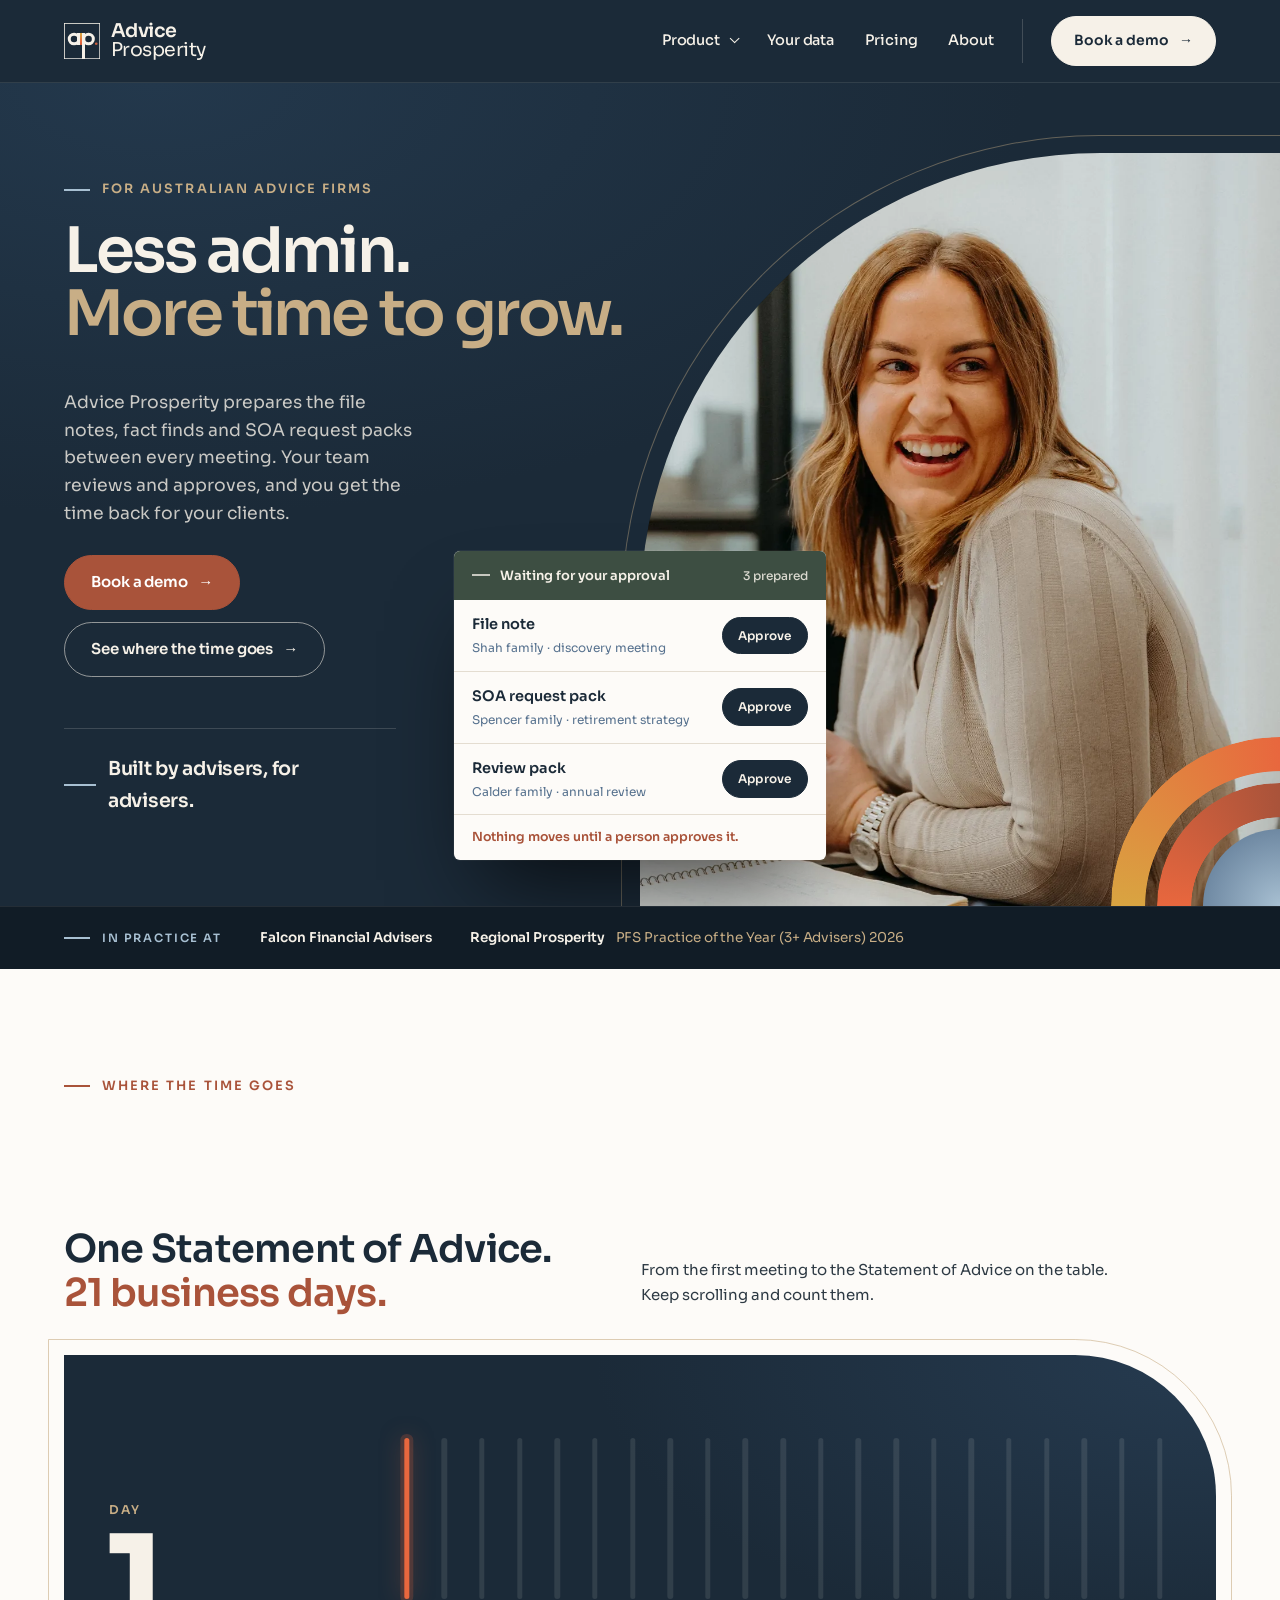
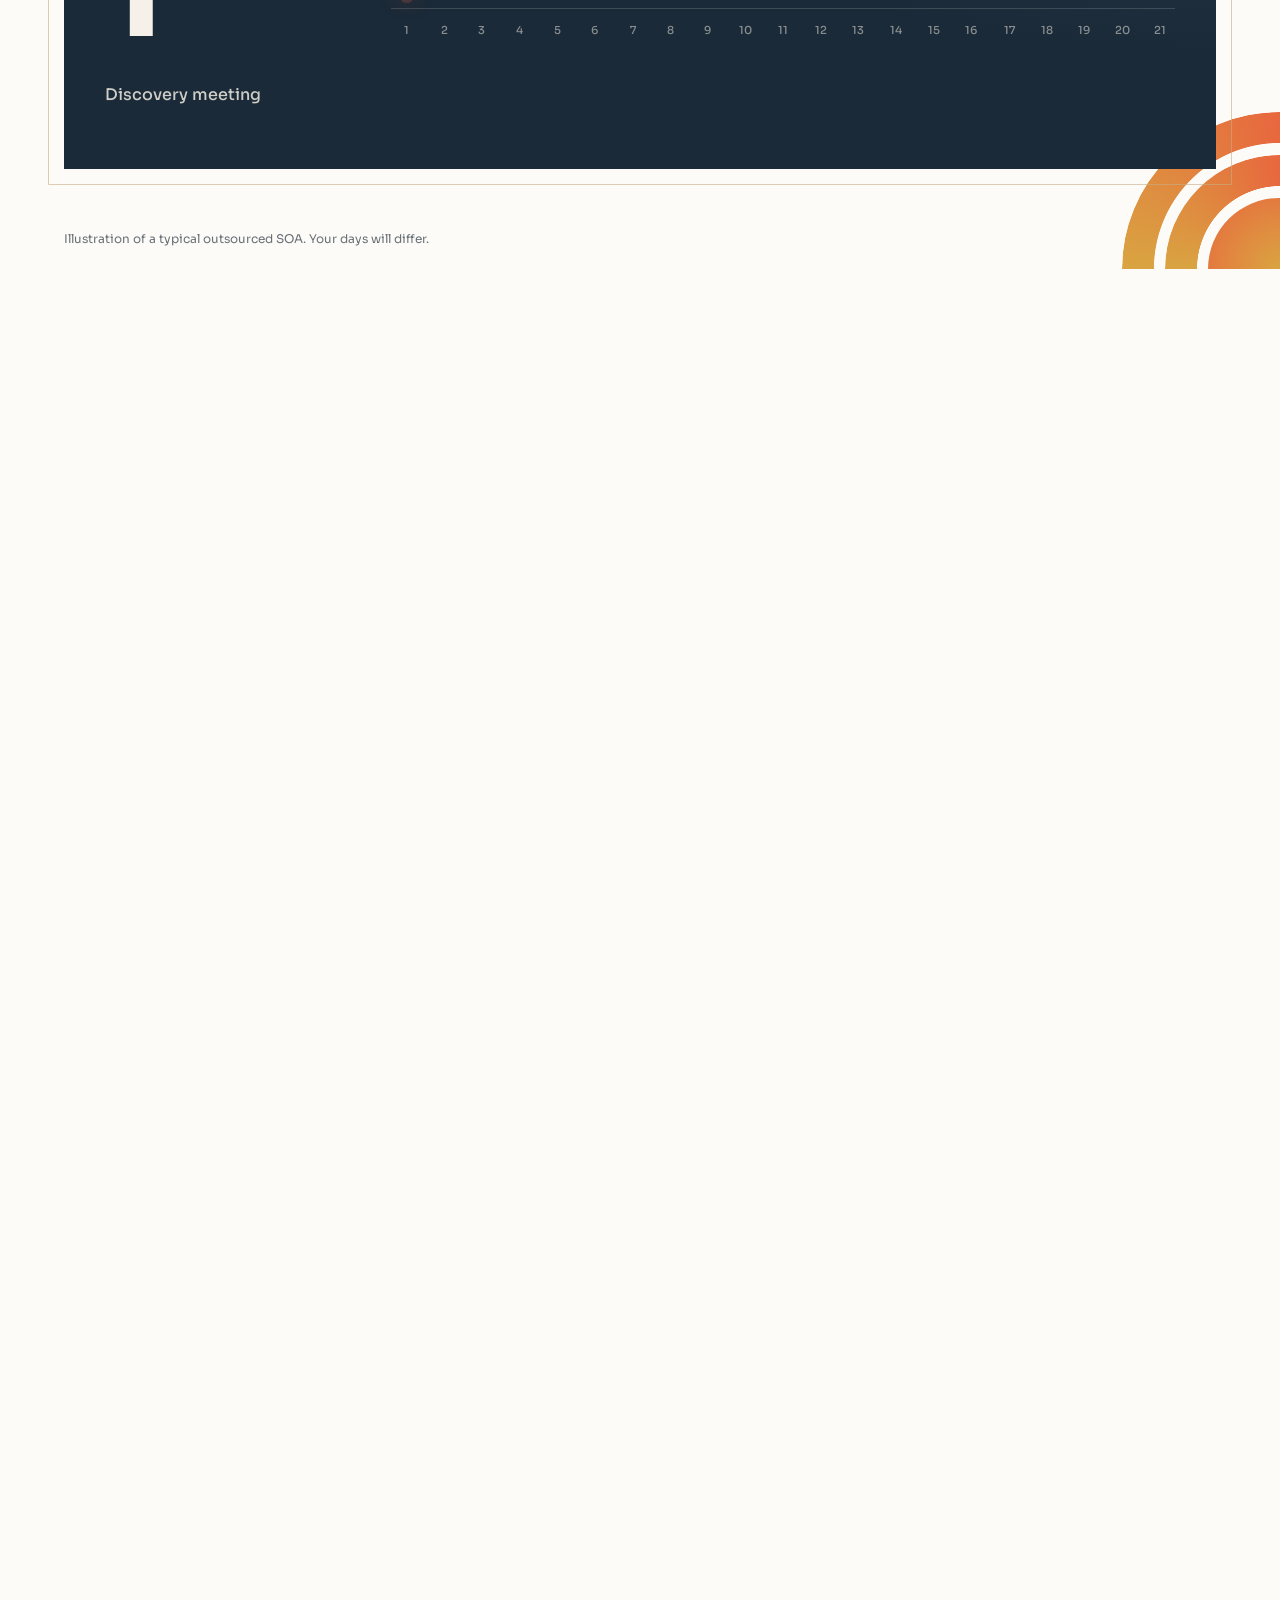
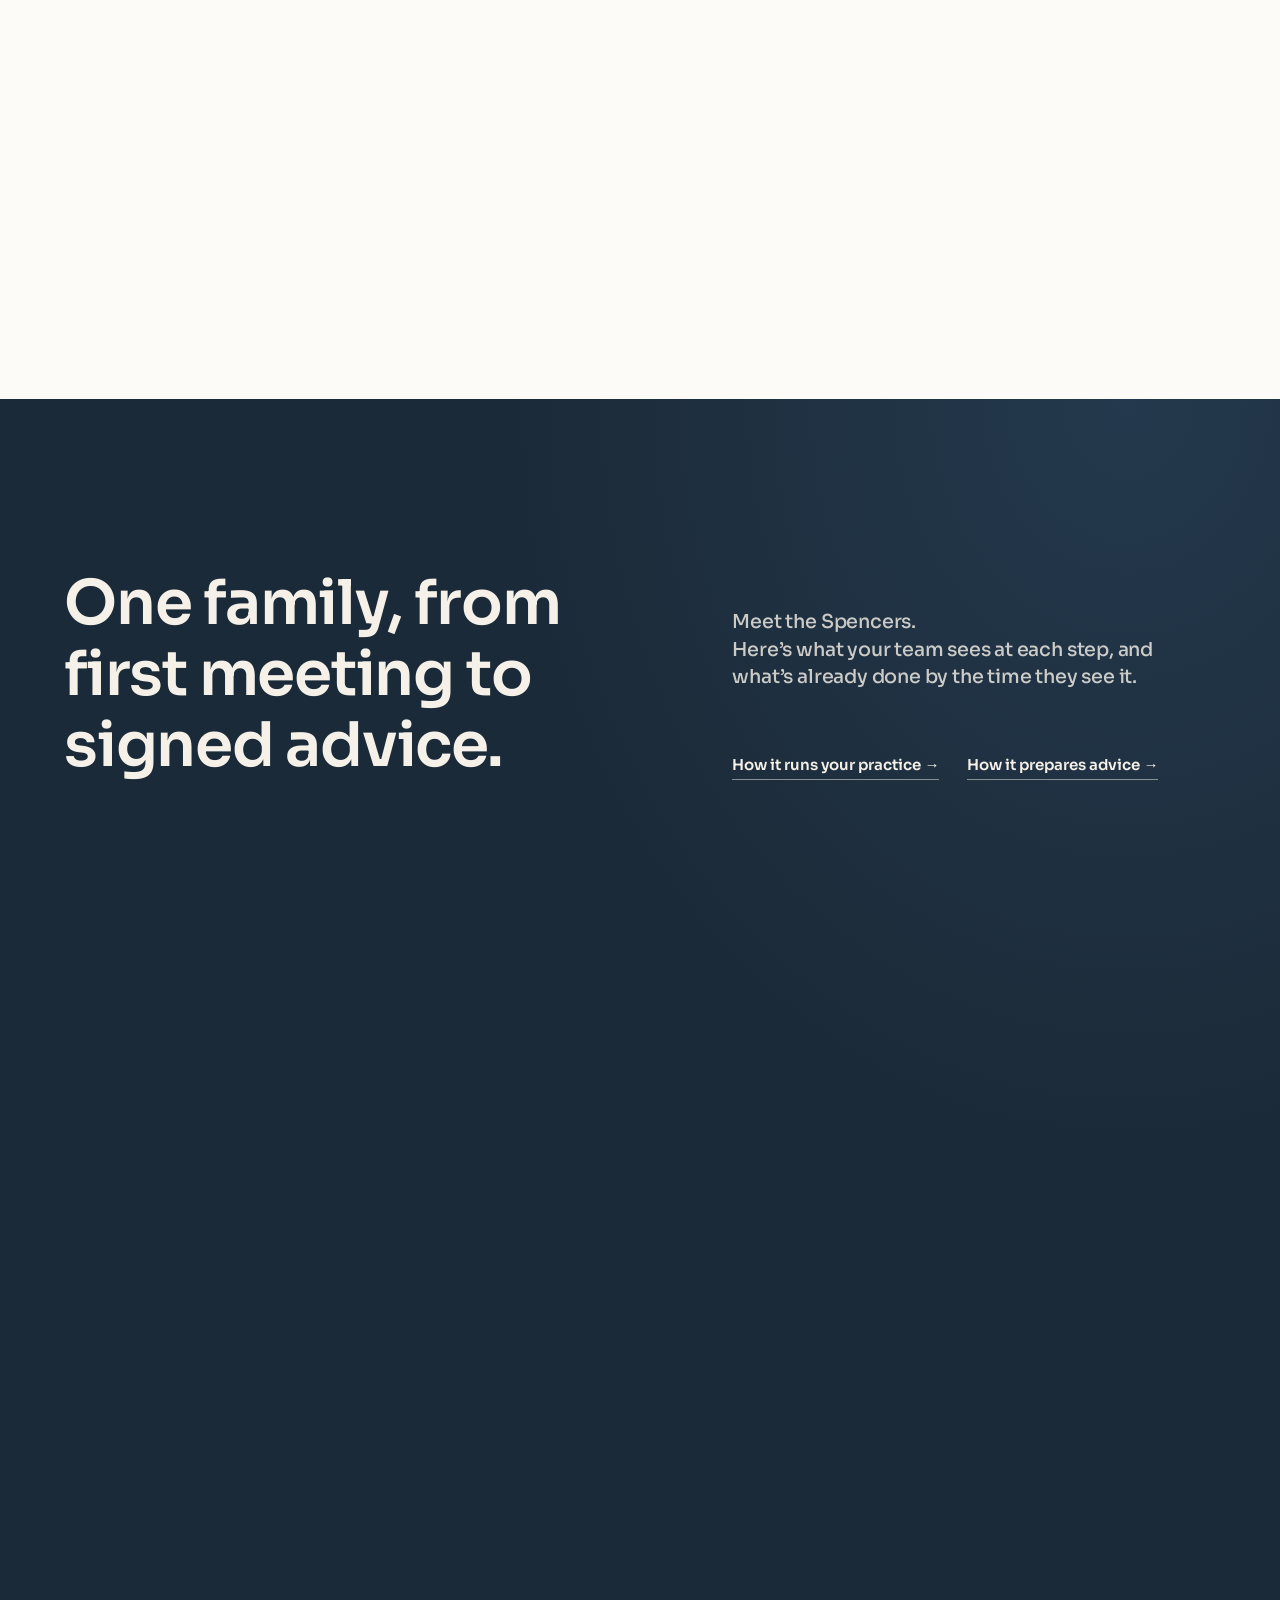
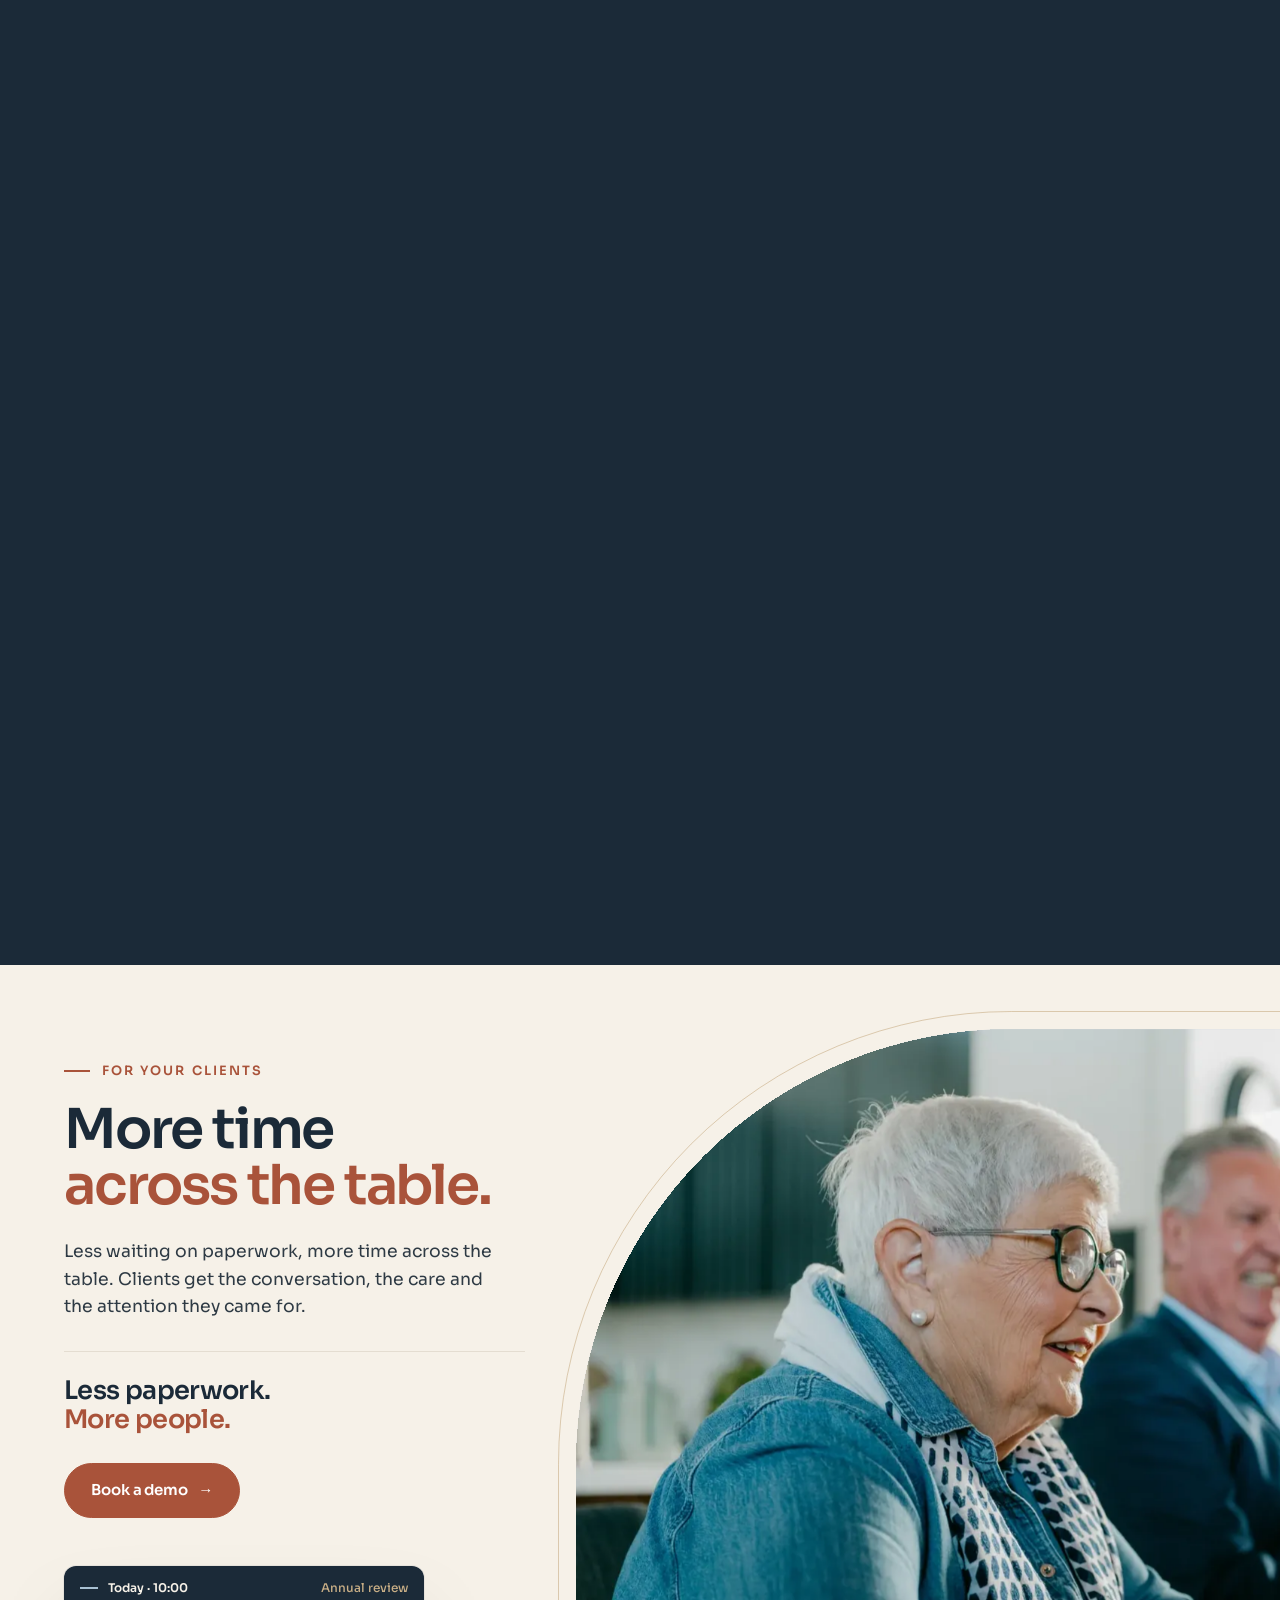
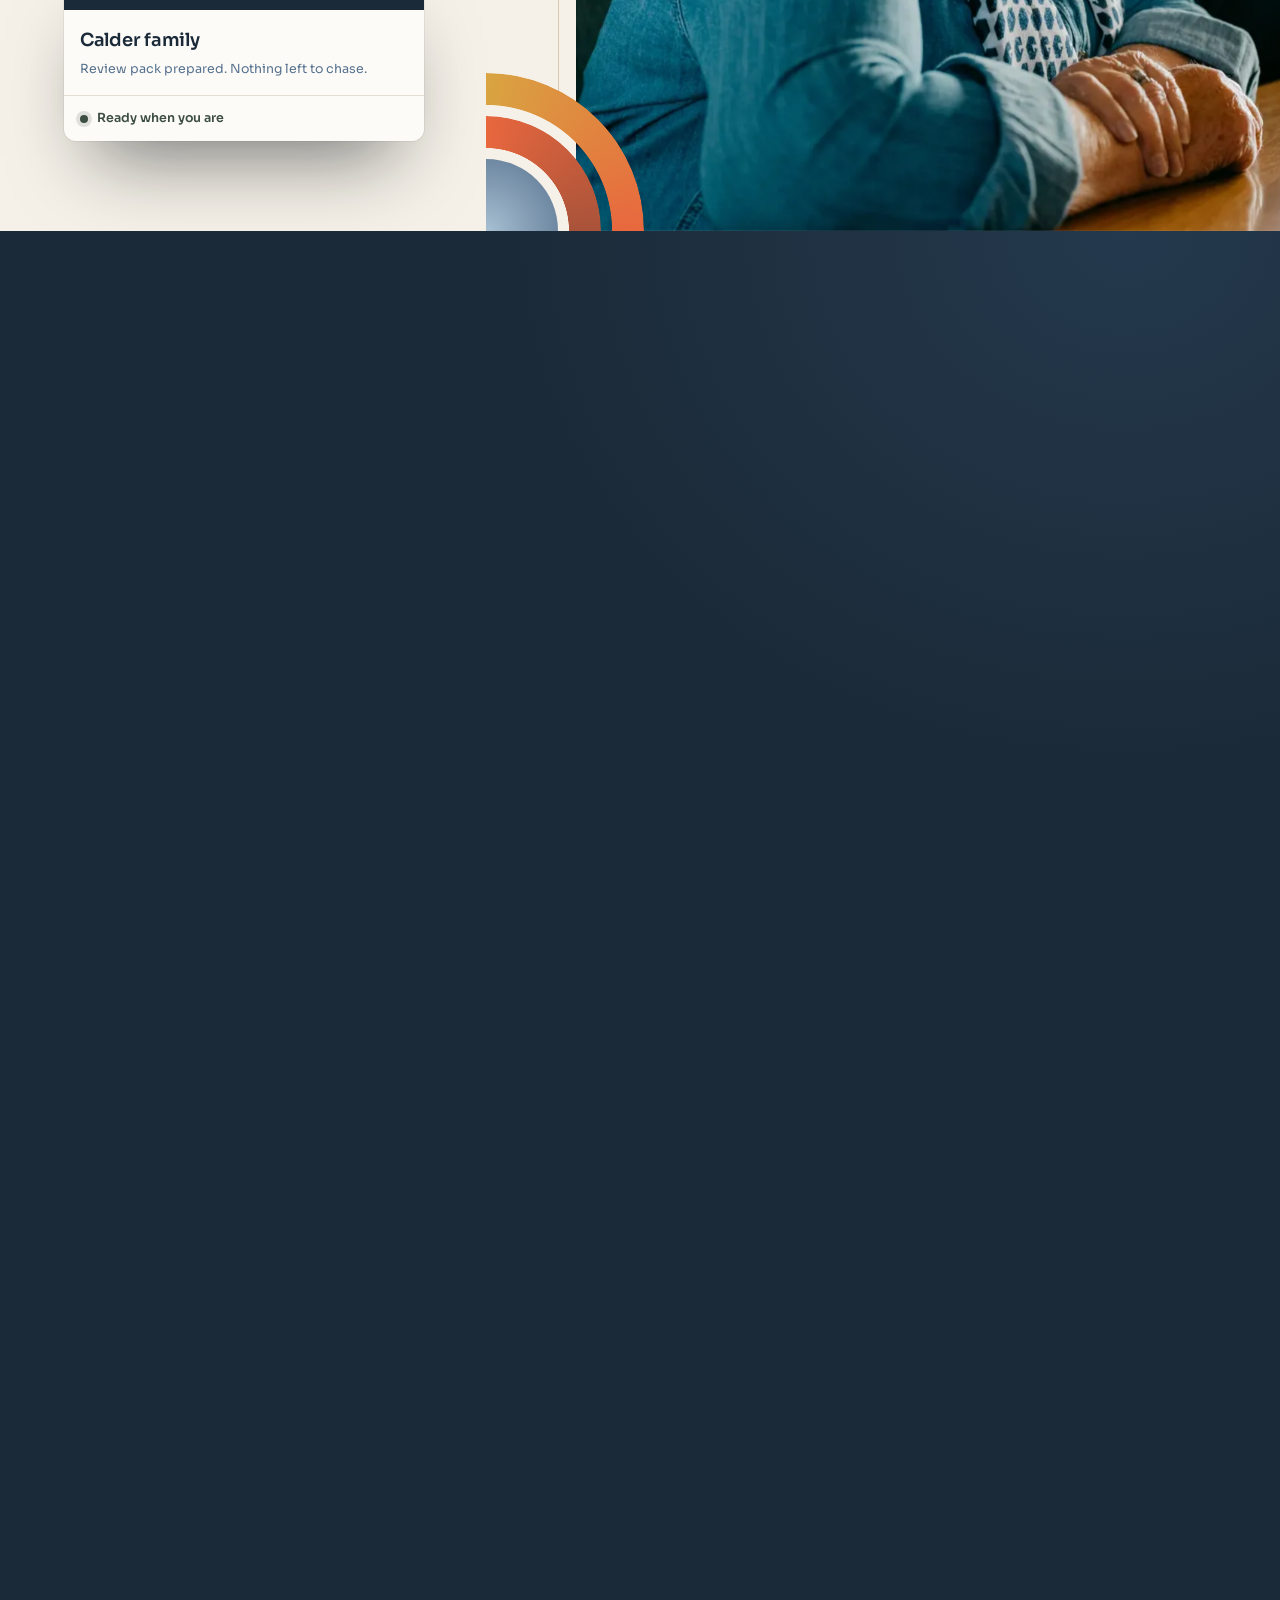
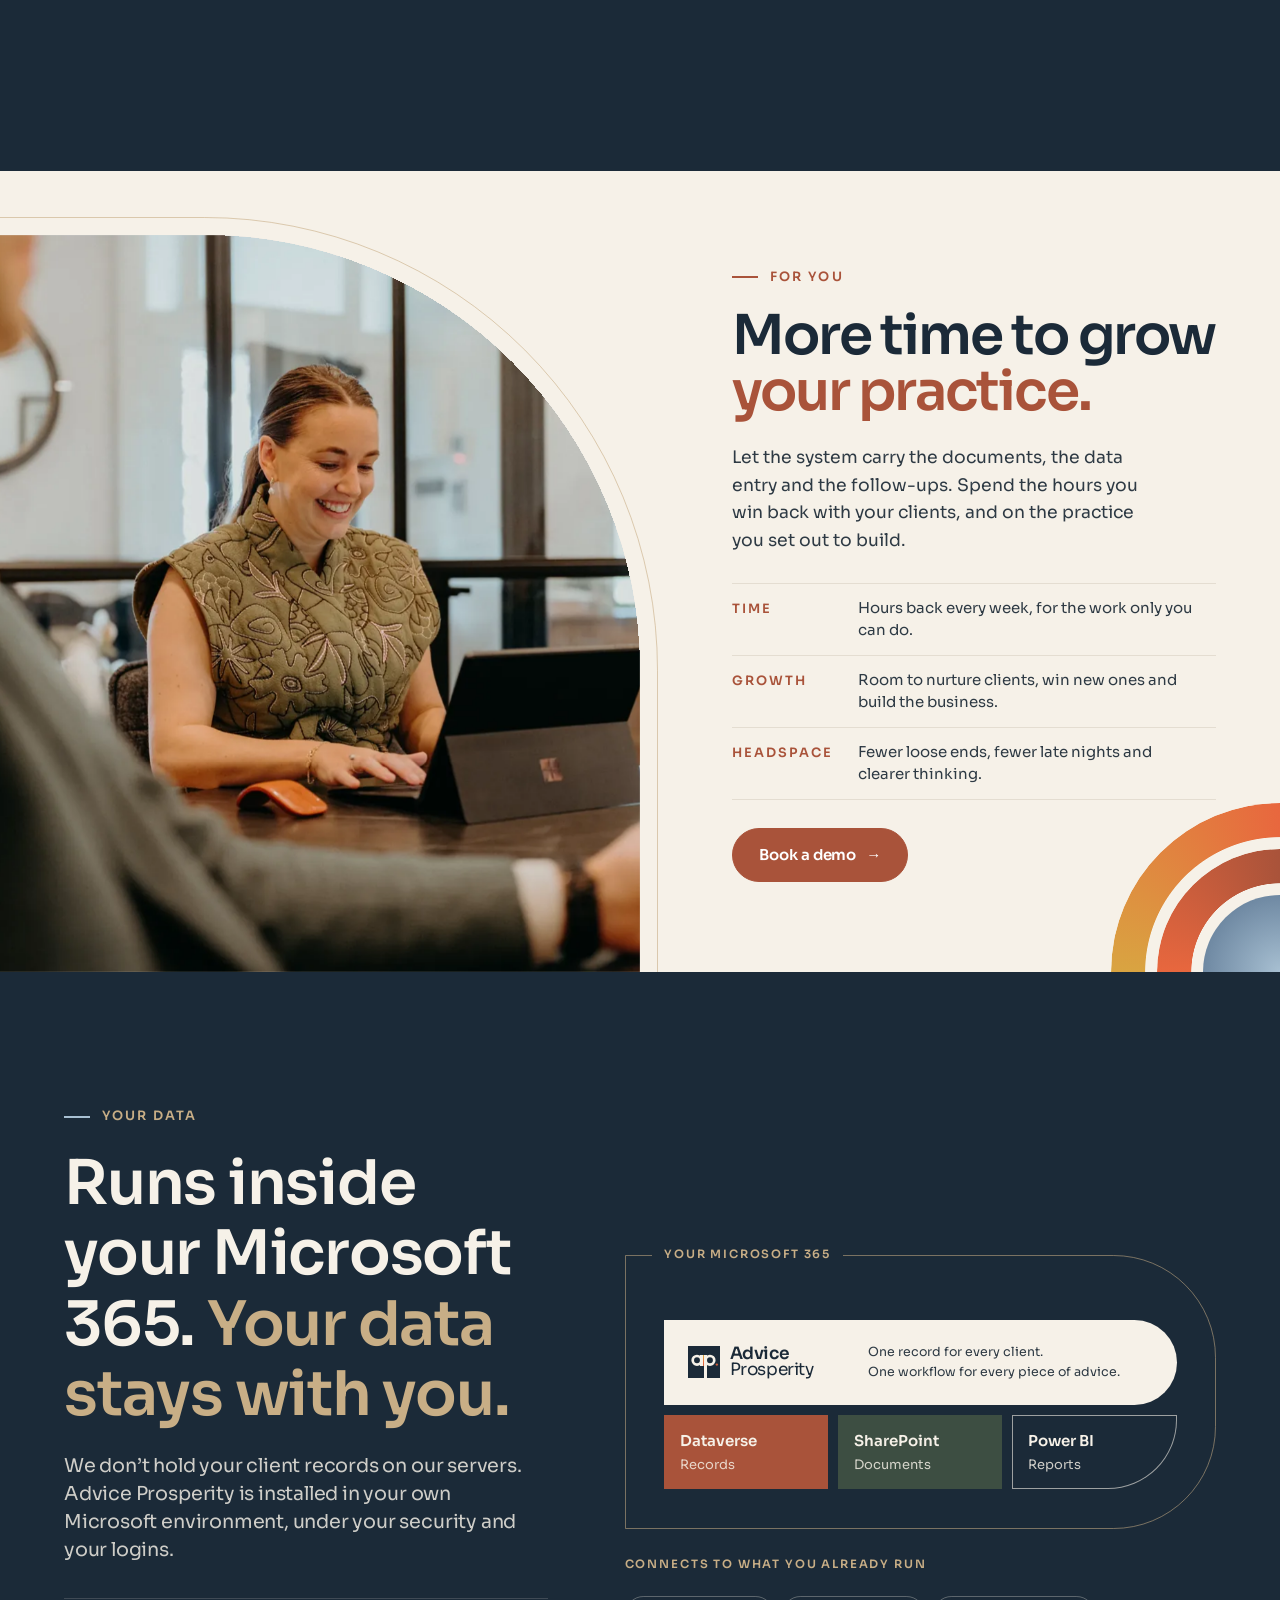
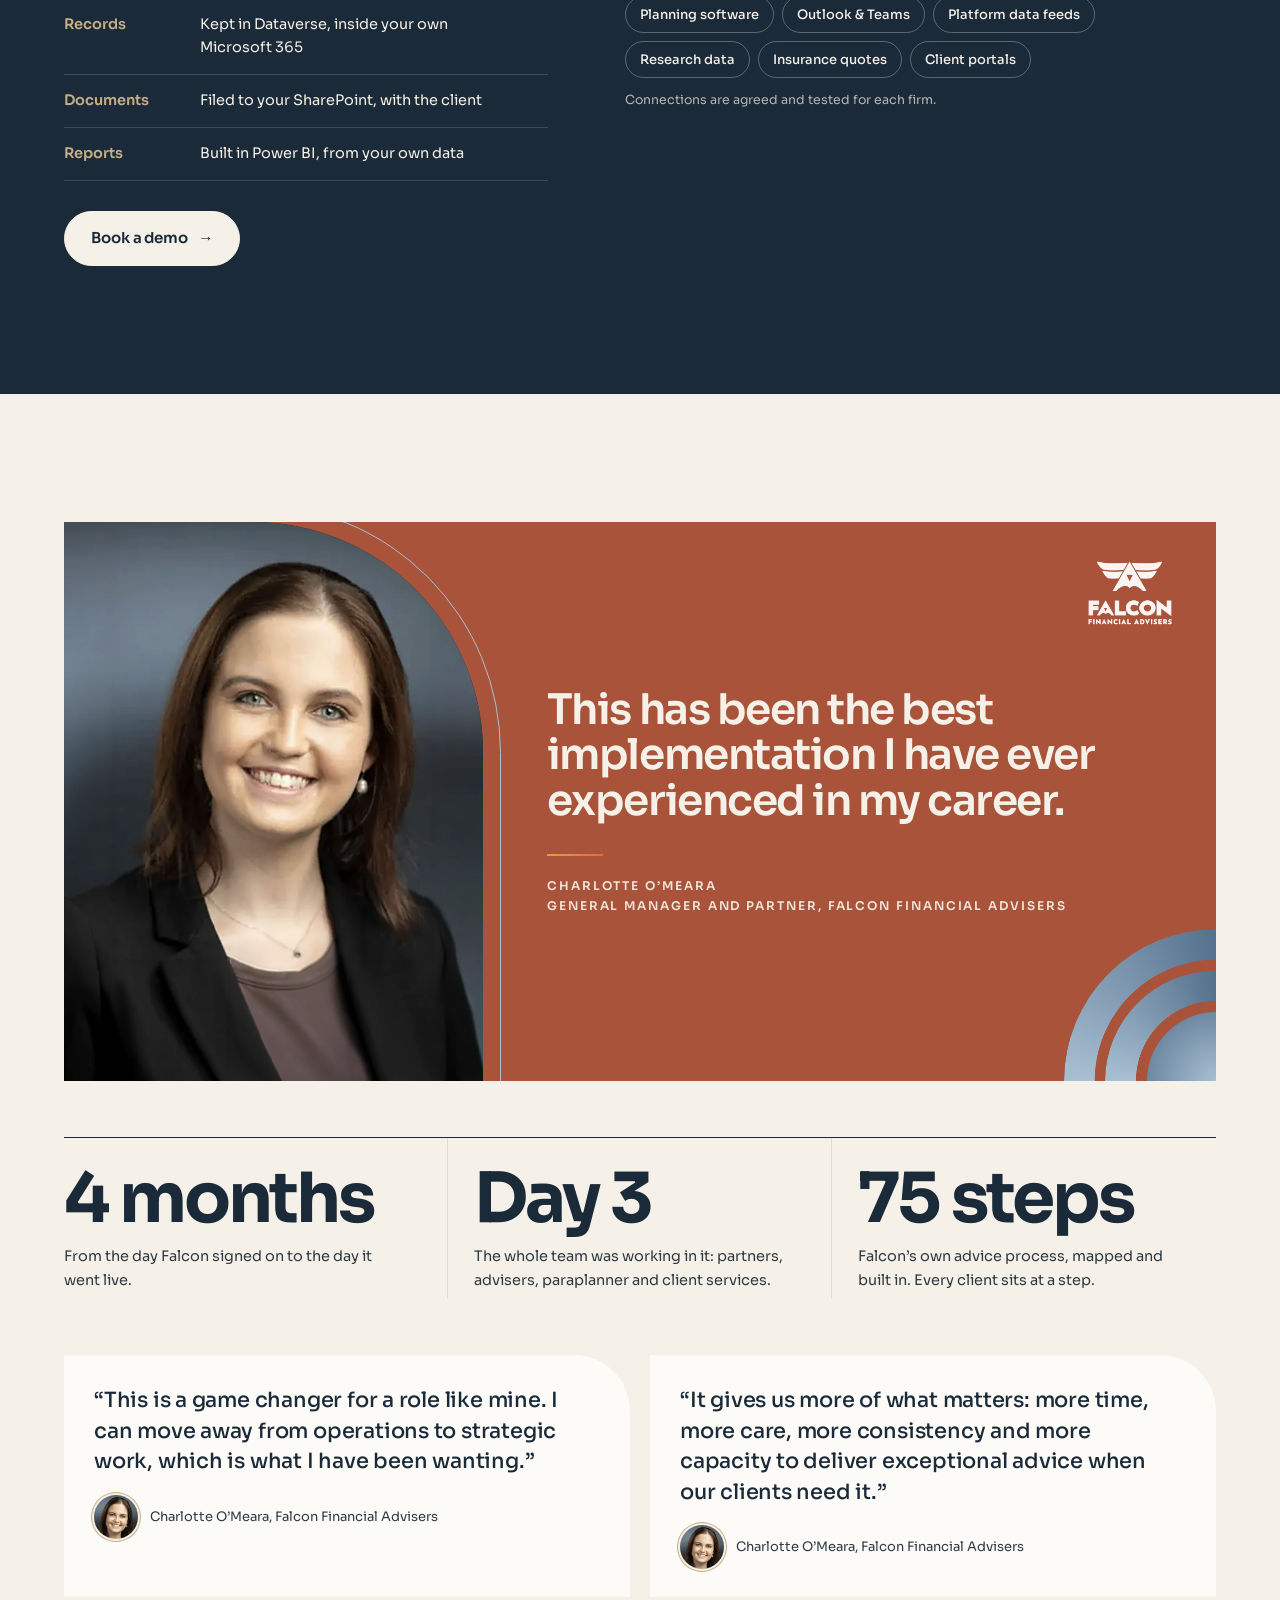
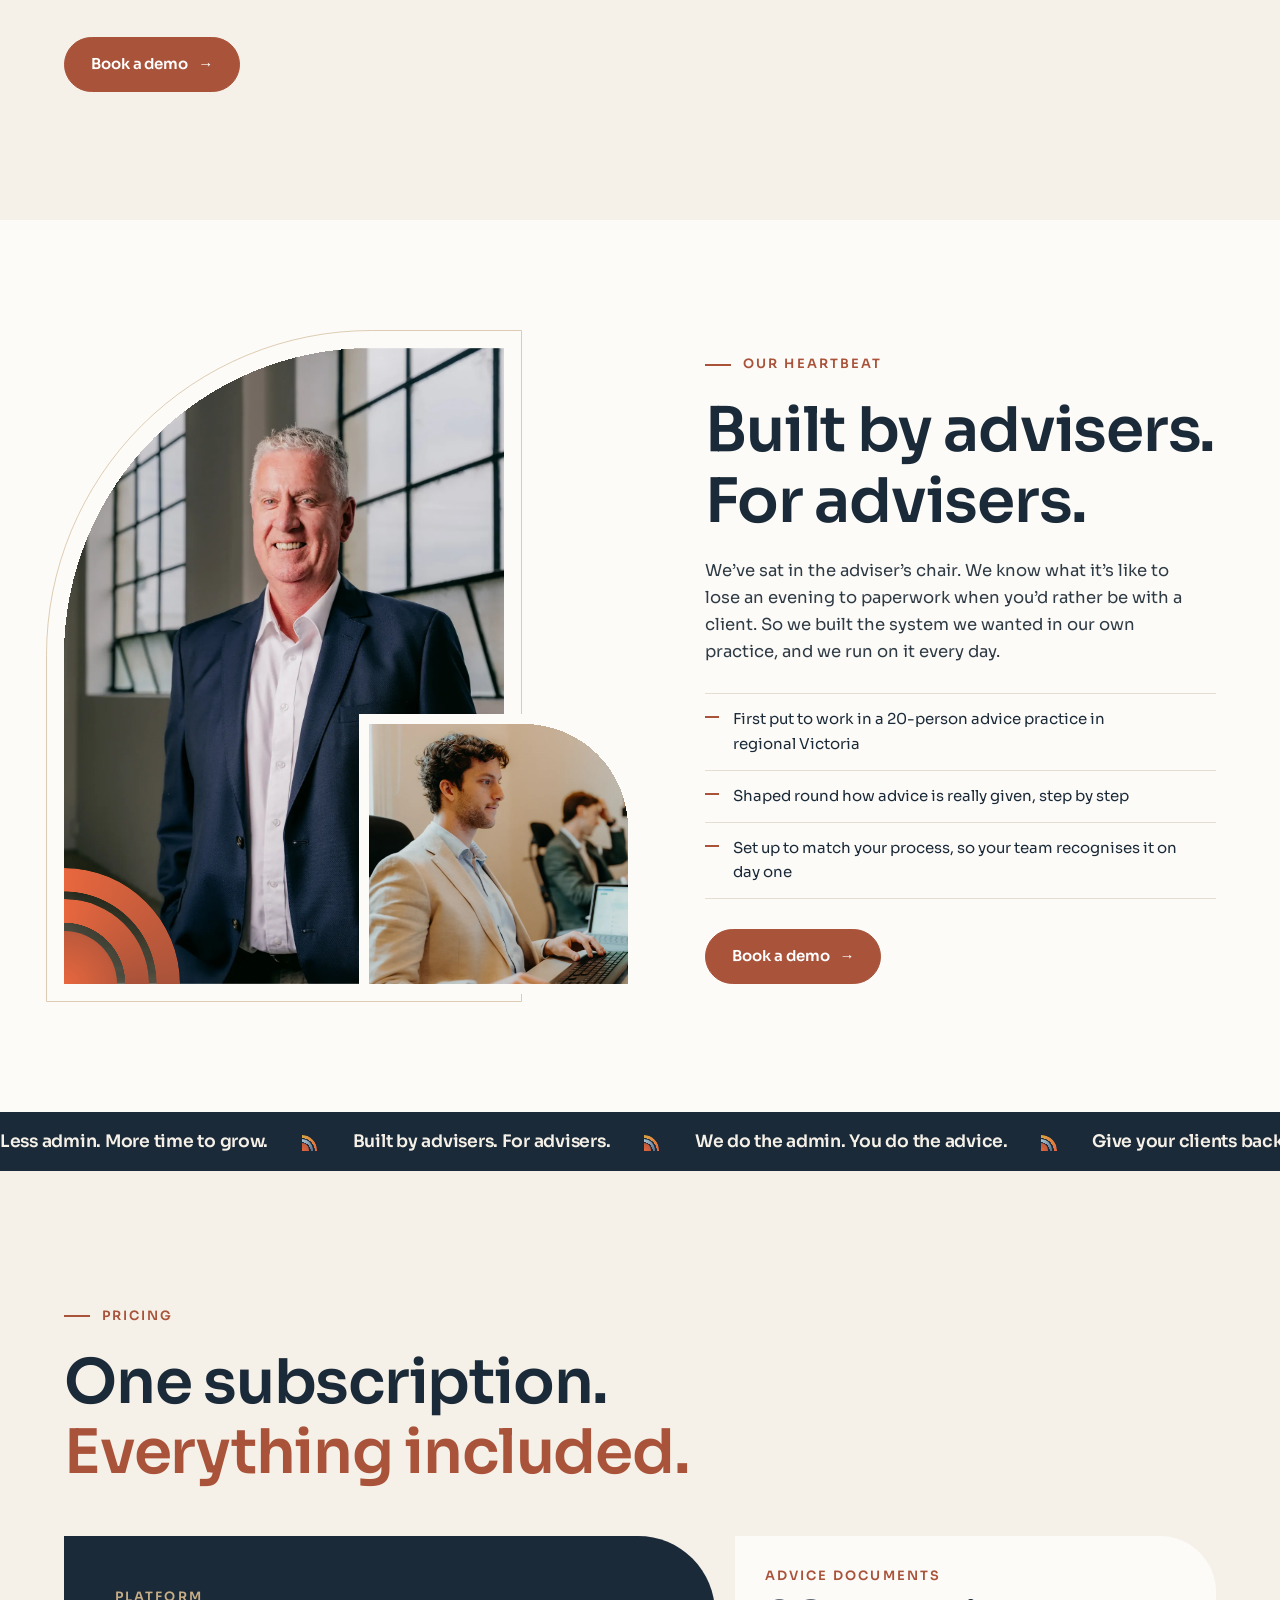
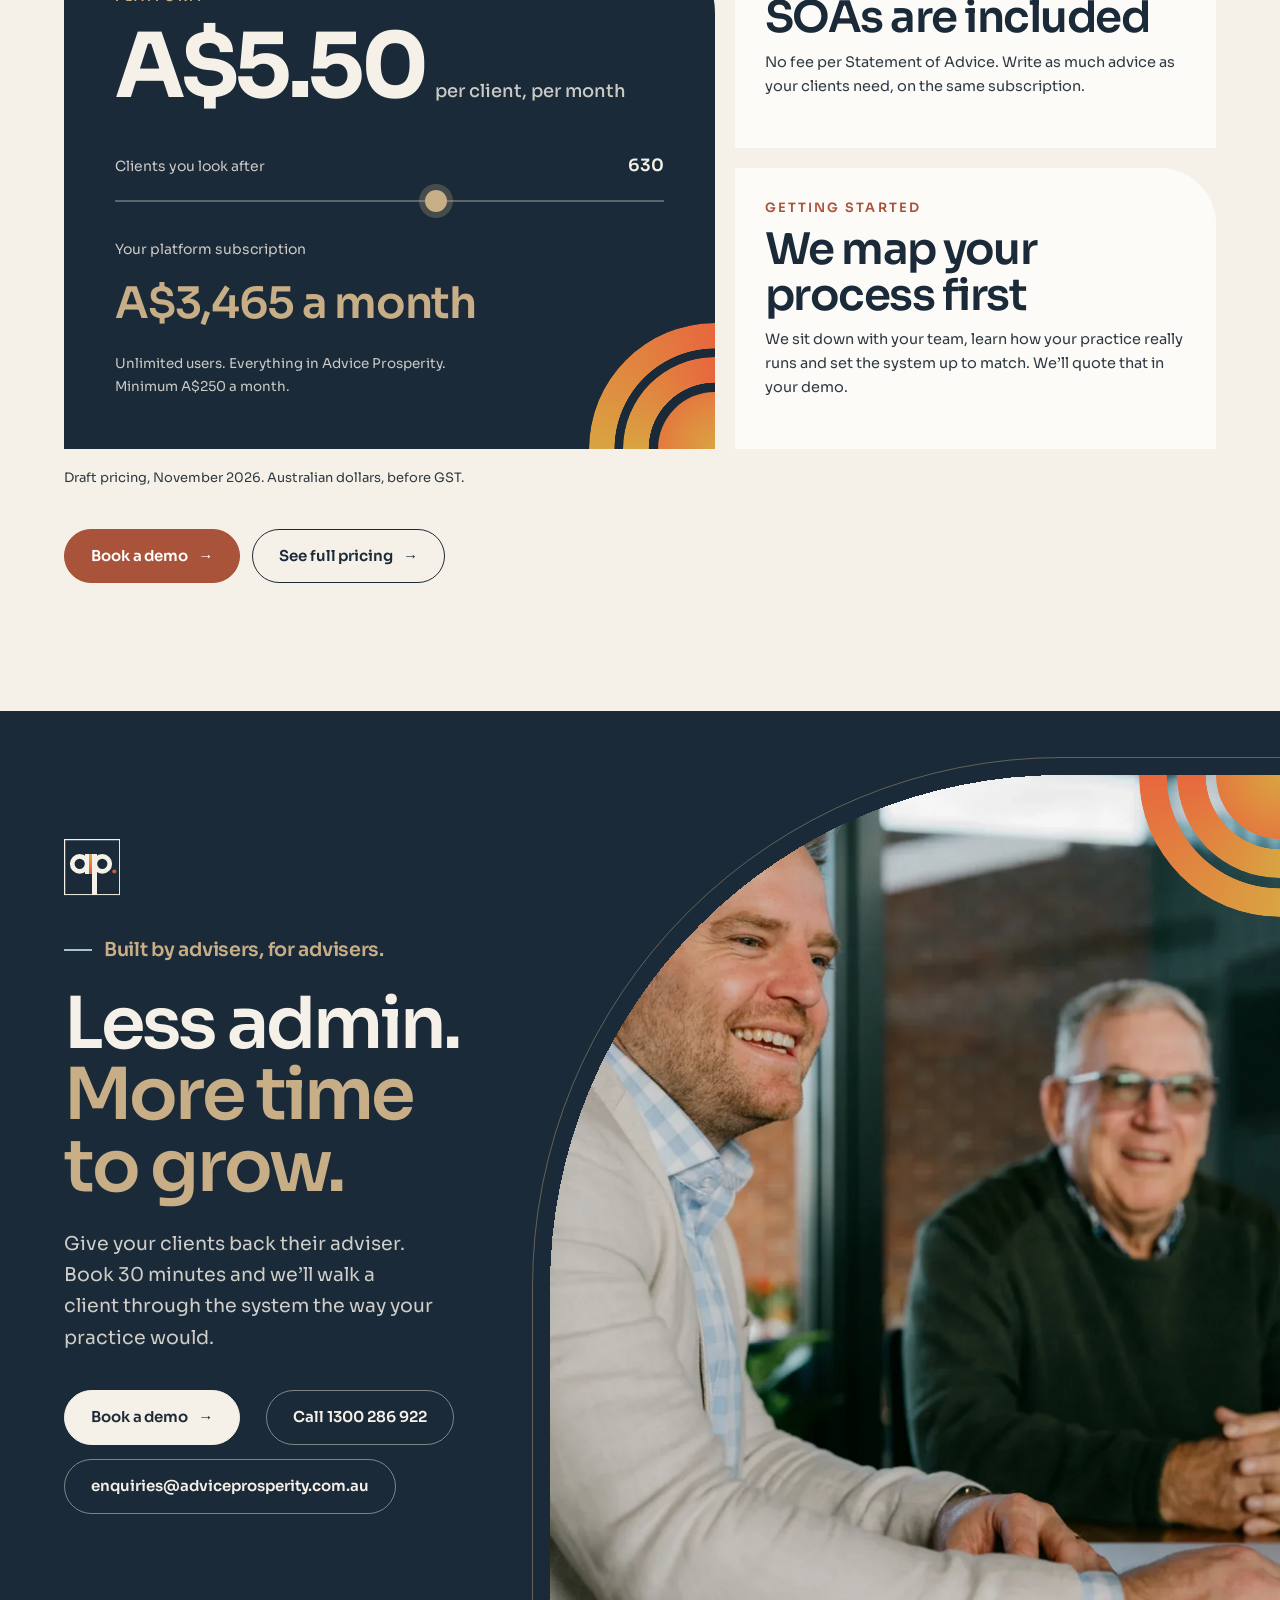
<file: index.html>
<!DOCTYPE html>
<html lang="en-AU">
<head>
<meta charset="UTF-8">
<meta name="viewport" content="width=device-width, initial-scale=1.0">
<title>Advice Prosperity — Less admin. More time to grow.</title>
<link rel="icon" href="assets/favicon.svg" type="image/svg+xml">
<meta name="description" content="The practice system for Australian advice firms. Advice Prosperity prepares the work between every meeting. Your people review and approve.">
<meta property="og:title" content="Advice Prosperity — Less admin. More time to grow.">
<meta property="og:description" content="The practice system for Australian advice firms. Advice Prosperity prepares the work between every meeting. Your people review and approve.">
<meta property="og:image" content="https://adviceprosperity.com.au/assets/share.jpg">
<meta property="og:url" content="https://adviceprosperity.com.au/">
<meta property="og:type" content="website">
<meta name="twitter:card" content="summary_large_image">
<link rel="stylesheet" href="assets/site.css?v=202611270809">
</head>
<body>
<svg width="0" height="0" style="position:absolute" aria-hidden="true">
<linearGradient id="apD" x1="0" y1="0" x2="1" y2="1"><stop offset="0" stop-color="#E8673E"/><stop offset="1" stop-color="#A9533A"/></linearGradient>
<linearGradient id="apSw" gradientUnits="userSpaceOnUse" x1="0" y1="31" x2="0" y2="73"><stop offset="0" stop-color="#D9A441"/><stop offset=".5" stop-color="#E8673E"/><stop offset="1" stop-color="#A9533A"/></linearGradient>
<symbol id="ap-icon" viewBox="0 0 100 100"><clipPath id="apClip"><rect width="100" height="100"/></clipPath><rect width="100" height="100" shape-rendering="crispEdges" style="fill:var(--ait,#1B2A38)"/><g clip-path="url(#apClip)"><rect width="100" height="100" style="fill:none;stroke:var(--apk,none);stroke-width:var(--apkw,4.4px)"/></g><g transform="translate(45.266925 1) scale(0.83)"><circle cx="-21.0" cy="52.0" r="16.0" fill="none" style="stroke:var(--apm,#F6F1E8)" stroke-width="10"/><circle cx="27.4" cy="52.0" r="16.0" fill="none" style="stroke:var(--apm,#F6F1E8)" stroke-width="10"/><circle cx="53.20" cy="68.2" r="4.4" style="fill:var(--apd,url(#apD))"/></g><rect x="36.966925" y="26.73" width="8.3" height="34.86" shape-rendering="crispEdges" style="fill:var(--apm,#F6F1E8)"/><rect x="45.266925" y="26.73" width="5.312" height="34.86" shape-rendering="crispEdges" style="fill:var(--aps,url(#apSw))"/><rect x="50.578925" y="26.73" width="8.3" height="73.27" shape-rendering="crispEdges" style="fill:var(--apm,#F6F1E8)"/></symbol>
</svg>

<header class="nav" id="nav">
  <div class="wrap">
    <a class="lk" href="index.html" aria-label="Advice Prosperity, home"><svg class="ic" viewBox="0 0 100 100" aria-hidden="true"><use href="#ap-icon"/></svg><span class="wd"><b>Advice</b><br>Prosperity</span></a>
    <nav aria-label="Main" id="menu"><ul>
      <li class="has-sub"><a href="command-centre.html" data-nav="product">Product</a>
        <ul class="sub">
          <li><a href="command-centre.html">Run your practice<small>Every client and every piece of advice, on one board</small></a></li>
          <li><a href="advice-engine.html">Prepare advice<small>File notes to SOA request packs, ready to approve</small></a></li>
        </ul>
      </li>
      <li><a href="#data" data-nav="data">Your data</a></li>
      <li><a href="pricing.html" data-nav="pricing">Pricing</a></li>
      <li><a href="#about" data-nav="about">About</a></li>
    </ul></nav>
    <button class="nav-toggle" aria-expanded="false" aria-controls="menu">Menu</button>
    <a class="btn sm dark" href="demo.html">Book a demo</a>
  </div>
</header>

<main id="top">
<!-- ================= HERO ================= -->
<section class="hero">
  <div class="wrap">
    <div class="hero-tx">
      <div class="eyebrow rv">For Australian advice firms</div>
      <h1 class="rv" style="--d:.08s">Less admin.<span>More time to grow.</span></h1>
      <p class="lede rv" style="--d:.16s">Advice Prosperity prepares the file notes, fact finds and SOA request packs between every meeting. Your team reviews and approves, and you get the time back for your clients.</p>
      <div class="cta rv" style="--d:.24s">
        <a class="btn" href="demo.html">Book a demo</a>
        <a class="btn ghost" href="#bottleneck">See where the time goes</a>
      </div>
      <p class="tagline rv" style="--d:.32s">Built by advisers, for advisers.</p>
    </div>
  </div>
  <div class="hero-photo"><img src="assets/photos/sarah-hero.webp" alt="An adviser laughing with a client across the meeting table" fetchpriority="high"></div>
  <div class="arcset br"><div class="arc ring o-br g-brass-maple"></div><div class="arc ring o-br"></div><div class="arc o-br g-overcast-workshirt"></div></div>
  <div class="approve-wrap">
    <div class="approve" data-approve-card>
      <div class="hd"><span>Waiting for your approval</span><em data-count>3 prepared</em></div>
      <div class="row"><div>File note<small>Shah family &middot; discovery meeting</small></div><button class="ok" data-ok>Approve</button></div>
      <div class="row"><div>SOA request pack<small>Spencer family &middot; retirement strategy</small></div><button class="ok" data-ok>Approve</button></div>
      <div class="row"><div>Review pack<small>Calder family &middot; annual review</small></div><button class="ok" data-ok>Approve</button></div>
      <div class="ft" data-foot>Nothing moves until a person approves it.</div>
    </div>
  </div>
</section>



<!-- ================= BOTTLENECK ================= -->
<!-- ================= CREDENTIALS ================= -->
<div class="trust"><div class="wrap"><span class="trust-k">In practice at</span><span class="trust-n">Falcon Financial Advisers</span><span class="trust-n">Regional Prosperity <em>PFS Practice of the Year (3+ Advisers) 2026</em></span></div></div>

<section class="bn" id="bottleneck" data-phase="1" aria-label="Where the 21 days go">
  <div class="bn-stick">
    <div class="arcset br g-brass-maple"><div class="arc ring o-br"></div><div class="arc ring o-br"></div><div class="arc o-br"></div></div>
    <div class="wrap">
      <div class="eyebrow light">Where the time goes</div>
      <div class="bn-caps">
        <div class="bn-cap c1"><h2>One Statement of Advice. <span>21 business days.</span></h2><p>From the first meeting to the Statement of Advice on the table.<br>Keep scrolling and count them.</p></div>
        <div class="bn-cap c2"><h2>Most of that time, <span>no advice is being given.</span></h2><p>The file note gets typed up.<br>The fact find gets keyed in again.<br>The request sits in an inbox, then in someone else&rsquo;s queue.<br>Your client waits.</p></div>
        <div class="bn-cap c3"><h2>We prepare the work <span>between every step.</span></h2><p>One record for each client and one workflow for each piece of advice.<br>Each step arrives ready for a person to review and approve.</p></div>
        <div class="bn-cap c4"><h2>21 business days. <span>Now 30 minutes.</span></h2><p>The same advice, prepared between every step.<br>Your people still review and approve it.</p></div>
      </div>
      <div class="bn-stage">
        <div class="bn-days">
          <div class="bn-count"><div class="n"><small>Day</small><span id="bnN">1</span></div><div class="what" id="bnW">Discovery meeting</div></div>
          <div class="bn-grid" id="bnGrid" aria-hidden="true"></div>
          <div class="bn-key"><span><b></b>Advice work</span><span><b></b>Typing, re-keying and waiting</span></div>
          <div class="bn-hook"><p>Want to know how we&rsquo;ve taken it from 21 days to 30 minutes?</p><a class="btn on-dark sm" href="demo.html">Book a demo</a></div>
        </div>
        <div class="bn-pipe">
          <ol>
            <li><b>Discovery</b><span>File note prepared from the meeting</span></li>
            <li><b>Fact find</b><span>Filled from what was said and filed</span></li>
            <li><b>Strategy</b><span>Strategy paper prepared</span></li>
            <li><b>SOA request</b><span>Pack prepared, nothing re-keyed</span></li>
            <li><b>Paraplanning</b><span>Everything attached, first time</span></li>
            <li><b>Implementation</b><span>Tracked through to done</span></li>
          </ol>
          <div class="bn-cta"><div class="tag">Prepared by Advice Prosperity. Decided by you.</div><a class="btn on-dark sm" href="demo.html">Book a demo</a></div>
          <span class="lk dark bn-lk" aria-hidden="true"><svg class="ic" viewBox="0 0 100 100"><use href="#ap-icon"/></svg><span class="wd"><b>Advice</b><br>Prosperity</span></span>
        </div>
      </div>
    </div>
    <div class="bn-note">Illustration of a typical outsourced SOA. Your days will differ.</div>
  </div>
</section>

<!-- ================= PRODUCT WALK ================= -->
<section class="walk" id="product">
  <div class="wrap">
    <div class="walk-head">
      <div class="eyebrow rv">See it work</div>
      <h2 class="rv">One family, from first meeting <span>to signed advice.</span></h2>
      <p class="lede rv">Meet the Spencers.<br>Here&rsquo;s what your team sees at each step, and what&rsquo;s already done by the time they see it.</p>
      <p class="more rv"><a href="command-centre.html">How it runs your practice</a><a href="advice-engine.html">How it prepares advice</a></p>
    </div>

    <div class="chap">
      <div class="chap-tx rv">
        <div class="k">The pipeline</div>
        <h3>Every household, one view. <span>Onboarding, SOAs, reviews and fee consent move through a single pipeline your whole team can see.</span></h3>
        <a class="btn sm" href="demo.html">Book a demo</a>
      </div>
      <div class="chap-ui rv" data-kanban>
        <div class="win">
          <div class="win-bar"><span class="lk dark"><svg class="ic" viewBox="0 0 100 100" aria-hidden="true"><use href="#ap-icon"/></svg></span>Advice Prosperity<span class="s">Search clients, advice and documents</span><span class="av">AR</span></div>
          <div class="win-hd"><div><small>Whole firm &middot; every household</small><div class="t">Advice pipeline</div></div><div class="r">All advisers</div></div>
          <div class="kb">
            <div class="col"><h4>Discovery <span>2</span></h4><div class="kc"><small>New client</small><b>Shah family</b><span>Retirement planning</span></div><div class="kc"><small>Referral</small><b>Okafor family</b><span>Insurance review</span></div></div>
            <div class="col" data-from><h4>Fact find <span data-n>2</span></h4><div class="kc" data-mover><small>94% complete</small><b>Spencer family</b><span>Retirement &amp; wealth</span></div><div class="kc"><small>61% complete</small><b>Harper family</b><span>Estate &amp; succession</span></div></div>
            <div class="col" data-to><h4>Strategy <span data-n>1</span></h4><div class="kc"><small>Paper prepared</small><b>Reid-Osborne</b><span>Insurance restructure</span></div></div>
            <div class="col"><h4>SOA request <span>2</span></h4><div class="kc"><small>SOA</small><b>Calder family</b><span>Plan activation</span></div><div class="kc"><small>ROA</small><b>Whitmore Trust</b><span>Contributions</span></div></div>
            <div class="col"><h4>Paraplanning <span>1</span></h4><div class="kc"><small>SOA</small><b>Lockwood Holdings</b><span>Buy/sell agreement</span></div></div>
            <div class="col"><h4>Implementation <span>2</span></h4><div class="kc"><small>Signed</small><b>Moreau family</b><span>Super consolidation</span></div><div class="kc"><small>Signed</small><b>Patel household</b><span>Wealth strategy</span></div></div>
          </div>
        </div>
      </div>
    </div>

    <div class="chap">
      <div class="chap-tx rv">
        <div class="k">Fact find</div>
        <h3>A fact find that completes itself. <span>Answers are drawn from the meeting and the documents on file, each with its source shown.</span></h3>
        <a class="btn sm" href="demo.html">Book a demo</a>
      </div>
      <div class="chap-ui rv">
        <div class="win">
          <div class="win-bar"><span class="lk dark"><svg class="ic" viewBox="0 0 100 100" aria-hidden="true"><use href="#ap-icon"/></svg></span>Advice Prosperity<span class="s">Spencer family</span><span class="av">LH</span></div>
          <div class="win-hd"><div><small>Spencer family</small><div class="t">Fact find</div></div><div class="r">94% complete</div></div>
          <div class="ff-prog"><i></i></div>
          <div class="ff ff-x">
            <div class="ff-hd" aria-hidden="true"><span>Detail</span><span>Check</span><span>Answer</span><span>Source</span></div>
            <h5>Personal &amp; family</h5>
            <div class="r" style="--i:0"><span>Paul &middot; date of birth</span><span class="cf">Confirmed</span><b>14/03/1974</b><span class="src w">Licence</span></div>
            <div class="r" style="--i:1"><span>Olivia &middot; date of birth</span><span class="cf">Confirmed</span><b>02/11/1976</b><span class="src w">Licence</span></div>
            <div class="r" style="--i:2"><span>Dependants</span><span class="cf to">To confirm</span><b>2 (Ella 14, Jack 11)</b><span class="src">Meeting</span></div>
            <h5>Assets &amp; super</h5>
            <div class="r" style="--i:3"><span>Family home</span><span class="cf">Confirmed</span><b>$720,000</b><span class="src">Meeting</span></div>
            <div class="r" style="--i:4"><span>UniSuper &middot; Paul</span><span class="cf">Confirmed</span><b>$584,200</b><span class="src b">Statement</span></div>
            <div class="r" style="--i:5"><span>Hostplus &middot; Olivia</span><span class="cf">Confirmed</span><b>$263,300</b><span class="src b">ATO prefill</span></div>
            <div class="r" style="--i:6"><span>Risk profile</span><span class="cf to">To confirm</span><b>Balanced growth</b><span class="src">Meeting</span></div>
            <blockquote>&ldquo;We&rsquo;d like to stop at 60 and 63, keep the SMSF, and look at our cover once the house move is done.&rdquo;</blockquote>
          </div>
        </div>
      </div>
    </div>
  </div>
</section>

<section class="band">
  <div class="wrap"><div class="band-tx">
    <div class="eyebrow rv">For your clients</div>
    <h2 class="rv">More time<span>across the table.</span></h2>
    <p class="rv">Less waiting on paperwork, more time across the table. Clients get the conversation, the care and the attention they came for.</p>
    <p class="band-pull rv">Less paperwork.<span>More people.</span></p>
    <a class="btn rv" href="demo.html">Book a demo</a>
    <div class="meet rv" aria-hidden="true"><div class="meet-hd"><span>Today &middot; 10:00</span><em>Annual review</em></div><b>Calder family</b><small>Review pack prepared. Nothing left to chase.</small><div class="meet-ft">Ready when you are</div></div>
  </div></div>
  <div class="band-ph" style="--pos:45% center"><img src="assets/photos/p15.webp" alt="A client smiling with her adviser across the meeting table" loading="lazy"></div>
  <div class="arcset bl"><div class="arc ring o-bl g-brass-maple"></div><div class="arc ring o-bl"></div><div class="arc o-bl g-overcast-workshirt"></div></div>
</section>

<section class="walk inner">
  <div class="wrap">
    <div class="chap">
      <div class="chap-tx rv">
        <div class="k">SOA request</div>
        <h3>The pack is prepared. You decide when it goes. <span>Fact find, strategy paper and every supporting statement attached. One approval sends it.</span></h3>
        <a class="btn sm" href="demo.html">Book a demo</a>
      </div>
      <div class="chap-ui rv">
        <div class="win">
          <div class="win-bar"><span class="lk dark"><svg class="ic" viewBox="0 0 100 100" aria-hidden="true"><use href="#ap-icon"/></svg></span>Advice Prosperity<span class="s">Approvals</span><span class="av">LH</span></div>
          <div class="win-hd"><div><small>Spencer family &middot; retirement strategy</small><div class="t">SOA request pack</div></div><div class="r">Prepared 3:40pm</div></div>
          <div class="pk">
            <ul class="pk-doc">
              <li><span>Fact find</span><em>94% &middot; 2 items to confirm</em></li>
              <li><span>Strategy paper</span><em>Approved Thursday</em></li>
              <li><span>Risk profile</span><em>Balanced growth</em></li>
              <li><span>Super statements</span><em>2 files</em></li>
              <li><span>Meeting file note</span><em>Filed</em></li>
              <li><span>Scope and instructions</span><em>Drafted for you</em></li>
            </ul>
            <div class="pk-side">
              <div class="st" data-pk-st>Waiting for you</div>
              <p>Nothing has been sent. The pack goes to paraplanning when you approve it.</p>
              <button class="ok" data-pk>Approve and send to paraplanning</button>
              <div class="pk-log" data-pk-log></div>
              <div class="gate">A person approves every step, and the record shows who.</div>
            </div>
          </div>
        </div>
      </div>
    </div>

    <div class="chap">
      <div class="chap-tx rv">
        <div class="k">Reviews &amp; fee consent</div>
        <h3>Reviews, prepared before you open the file. <span>Changes since last year, a draft pack and the fee consent renewal, ready within its window.</span></h3>
        <a class="btn sm" href="demo.html">Book a demo</a>
      </div>
      <div class="chap-ui rv">
        <div class="win">
          <div class="win-bar"><span class="lk dark"><svg class="ic" viewBox="0 0 100 100" aria-hidden="true"><use href="#ap-icon"/></svg></span>Advice Prosperity<span class="s">Households</span><span class="av">LH</span></div>
          <div class="win-hd"><div><small>Household &middot; next review 18 Dec</small><div class="t">Spencer family</div></div><div class="r">$1,284,500<br>under advice</div></div>
          <div class="rvw">
            <div class="box">
              <h5>Since the last review <span>Pack ready</span></h5>
              <div class="ch"><b>Super</b><span>UniSuper balance up $41,600</span></div>
              <div class="ch"><b>Family</b><span>House move booked for March</span></div>
              <div class="ch"><b>Cover</b><span>Income protection waiting period to review</span></div>
            </div>
            <div class="box">
              <h5>Fee consent</h5>
              <div class="big">14 Nov &ndash; 14 Dec</div>
              <div class="bar"><i></i></div>
              <p>Renewal prepared for the client to sign. Waiting for Liam&rsquo;s approval.</p>
            </div>
          </div>
        </div>
        <p class="walk-note">Illustrative screens. The names on them are made up.</p>
      </div>
    </div>
  </div>
</section>

<section class="band flip">
  <div class="wrap"><div class="band-tx">
    <div class="eyebrow rv">For you</div>
    <h2 class="rv">More time to grow<span>your practice.</span></h2>
    <p class="rv">Let the system carry the documents, the data entry and the follow-ups. Spend the hours you win back with your clients, and on the practice you set out to build.</p>
    <ul class="band-pts rv"><li><b>Time</b>Hours back every week, for the work only you can do.</li><li><b>Growth</b>Room to nurture clients, win new ones and build the business.</li><li><b>Headspace</b>Fewer loose ends, fewer late nights and clearer thinking.</li></ul>
    <a class="btn rv" href="demo.html">Book a demo</a>
  </div></div>
  <div class="band-ph" style="--pos:42% center"><img src="assets/photos/p22.webp" alt="An adviser working with a client at the meeting table" loading="lazy"></div>
  <div class="arcset br"><div class="arc ring o-br g-brass-maple"></div><div class="arc ring o-br"></div><div class="arc o-br g-overcast-workshirt"></div></div>
</section>

<!-- ================= TENANT ================= -->
<section class="ten" id="data">
  <div class="wrap">
    <div>
      <div class="eyebrow light rv">Your data</div>
      <h2 class="rv">Runs inside your Microsoft 365. <span>Your data stays with you.</span></h2>
      <p class="lede rv">We don&rsquo;t hold your client records on our servers. Advice Prosperity is installed in your own Microsoft environment, under your security and your logins.</p>
      <dl class="rv">
        <div><dt>Records</dt><dd>Kept in Dataverse, inside your own Microsoft 365</dd></div>
        <div><dt>Documents</dt><dd>Filed to your SharePoint, with the client</dd></div>
        <div><dt>Reports</dt><dd>Built in Power BI, from your own data</dd></div>
      </dl>
      <a class="btn on-dark rv" style="margin-top:30px" href="demo.html">Book a demo</a>
    </div>
    <div class="rv">
      <div class="tenant">
        <span class="lab">Your Microsoft 365</span>
        <div class="core"><span class="lk"><svg class="ic" viewBox="0 0 100 100" aria-hidden="true"><use href="#ap-icon"/></svg><span class="wd"><b>Advice</b><br>Prosperity</span></span><span class="d">One record for every client.<br>One workflow for every piece of advice.</span></div>
        <div class="ms"><div><b>Dataverse</b>Records</div><div><b>SharePoint</b>Documents</div><div><b>Power BI</b>Reports</div></div>
      </div>
      <div class="plugs-k">Connects to what you already run</div>
      <div class="plugs"><span>Planning software</span><span>Outlook &amp; Teams</span><span>Platform data feeds</span><span>Research data</span><span>Insurance quotes</span><span>Client portals</span></div>
      <p class="plugs-n">Connections are agreed and tested for each firm.</p>
    </div>
  </div>
  <div class="arcset bl g-brass-brick" style="width:clamp(110px,13vw,200px)"><div class="arc ring o-bl"></div><div class="arc ring o-bl"></div><div class="arc o-bl"></div></div>
</section>

<!-- ================= PROOF ================= -->
<section class="proof" id="proof">
  <div class="wrap">
    <div class="vq rv">
      <p>This has been the best implementation I have ever experienced in my career.</p>
      <div class="by">Charlotte O&rsquo;Meara<br>General Manager and Partner, Falcon Financial Advisers</div>
      <div class="vq-ph"><img src="assets/photos/charlotte.webp" alt="Charlotte O&rsquo;Meara, General Manager and Partner, Falcon Financial Advisers" loading="lazy"></div>
      <img class="vq-logo" src="assets/logos/falcon-white.png" alt="Falcon Financial Advisers" loading="lazy">
      <div class="arcset br g-overcast-workshirt"><div class="arc ring o-br"></div><div class="arc ring o-br"></div><div class="arc o-br"></div></div>
    </div>
    <div class="facts">
      <div class="rv"><b>4 months</b><span>From the day Falcon signed on to the day it went live.</span></div>
      <div class="rv" style="--d:.08s"><b>Day 3</b><span>The whole team was working in it: partners, advisers, paraplanner and client services.</span></div>
      <div class="rv" style="--d:.16s"><b>75 steps</b><span>Falcon&rsquo;s own advice process, mapped and built in. Every client sits at a step.</span></div>
    </div>
    <div class="q2">
      <figure class="rv"><blockquote>&ldquo;This is a game changer for a role like mine. I can move away from operations to strategic work, which is what I have been wanting.&rdquo;</blockquote><figcaption><img class="av" src="assets/photos/charlotte-sm.webp" alt="" loading="lazy"><span>Charlotte O&rsquo;Meara, Falcon Financial Advisers</span></figcaption></figure>
      <figure class="rv" style="--d:.08s"><blockquote>&ldquo;It gives us more of what matters: more time, more care, more consistency and more capacity to deliver exceptional advice when our clients need it.&rdquo;</blockquote><figcaption><img class="av" src="assets/photos/charlotte-sm.webp" alt="" loading="lazy"><span>Charlotte O&rsquo;Meara, Falcon Financial Advisers</span></figcaption></figure>
    </div>
    <div class="cta-row rv"><a class="btn" href="demo.html">Book a demo</a></div>
  </div>
</section>

<!-- ================= BUILT BY ADVISERS ================= -->
<section class="built" id="about">
  <div class="wrap">
    <div class="built-ph rv">
      <div class="a"><img src="assets/photos/martin.webp" alt="Martin, an adviser, smiling in a navy blazer" loading="lazy"><div class="arcset bl"><div class="arc ring o-bl"></div><div class="arc ring o-bl"></div><div class="arc o-bl"></div></div></div>
      <div class="b"><img src="assets/photos/p2.webp" alt="An adviser at work at his desk" loading="lazy"></div>
    </div>
    <div>
      <div class="eyebrow rv">Our heartbeat</div>
      <h2 class="rv">Built by advisers. For advisers.</h2>
      <p class="rv">We&rsquo;ve sat in the adviser&rsquo;s chair. We know what it&rsquo;s like to lose an evening to paperwork when you&rsquo;d rather be with a client. So we built the system we wanted in our own practice, and we run on it every day.</p>
      <ul class="rv">
        <li>First put to work in a 20-person advice practice in regional Victoria</li>
        <li>Shaped round how advice is really given, step by step</li>
        <li>Set up to match your process, so your team recognises it on day one</li>
      </ul>
      <a class="btn rv" style="margin-top:30px" href="demo.html">Book a demo</a>
    </div>
  </div>
</section>

<!-- ================= BRAND BANDS ================= -->
<div class="ticks" aria-hidden="true"><div class="tick t1"><div class="track"><span>Less admin. More time to grow.</span><i class="ag"><i class="arcset bl"><i class="arc ring o-bl"></i><i class="arc ring o-bl"></i><i class="arc o-bl"></i></i></i><span>Built by advisers. For advisers.</span><i class="ag"><i class="arcset bl"><i class="arc ring o-bl"></i><i class="arc ring o-bl"></i><i class="arc o-bl"></i></i></i><span>We do the admin. You do the advice.</span><i class="ag"><i class="arcset bl"><i class="arc ring o-bl"></i><i class="arc ring o-bl"></i><i class="arc o-bl"></i></i></i><span>Give your clients back their adviser.</span><i class="ag"><i class="arcset bl"><i class="arc ring o-bl"></i><i class="arc ring o-bl"></i><i class="arc o-bl"></i></i></i><span>Less paperwork. More people.</span><i class="ag"><i class="arcset bl"><i class="arc ring o-bl"></i><i class="arc ring o-bl"></i><i class="arc o-bl"></i></i></i><span>Time to nurture. Room to grow.</span><i class="ag"><i class="arcset bl"><i class="arc ring o-bl"></i><i class="arc ring o-bl"></i><i class="arc o-bl"></i></i></i><span>Less admin. More time to grow.</span><i class="ag"><i class="arcset bl"><i class="arc ring o-bl"></i><i class="arc ring o-bl"></i><i class="arc o-bl"></i></i></i><span>Built by advisers. For advisers.</span><i class="ag"><i class="arcset bl"><i class="arc ring o-bl"></i><i class="arc ring o-bl"></i><i class="arc o-bl"></i></i></i><span>We do the admin. You do the advice.</span><i class="ag"><i class="arcset bl"><i class="arc ring o-bl"></i><i class="arc ring o-bl"></i><i class="arc o-bl"></i></i></i><span>Give your clients back their adviser.</span><i class="ag"><i class="arcset bl"><i class="arc ring o-bl"></i><i class="arc ring o-bl"></i><i class="arc o-bl"></i></i></i><span>Less paperwork. More people.</span><i class="ag"><i class="arcset bl"><i class="arc ring o-bl"></i><i class="arc ring o-bl"></i><i class="arc o-bl"></i></i></i><span>Time to nurture. Room to grow.</span><i class="ag"><i class="arcset bl"><i class="arc ring o-bl"></i><i class="arc ring o-bl"></i><i class="arc o-bl"></i></i></i></div></div></div>

<!-- ================= PRICING ================= -->
<section class="price" id="pricing">
  <div class="wrap">
    <div class="eyebrow rv">Pricing</div>
    <h2 class="rv">One subscription. <span>Everything included.</span></h2>
    <div class="price-grid">
      <div class="calc rv">
        <div class="k">Platform</div>
        <div class="rate">A$5.50<small>per client, per month</small></div>
        <label for="clients">Clients you look after <b id="cN">630</b></label>
        <input type="range" id="clients" min="100" max="1000" step="10" value="630">
        <div class="out"><span>Your platform subscription</span><b id="cOut">A$3,465 a month</b></div>
        <p class="inc">Unlimited users. Everything in Advice Prosperity. <span class="nw">Minimum A$250 a month.</span></p>
        <div class="arcset br g-brass-maple" style="width:22%"><div class="arc ring o-br"></div><div class="arc ring o-br"></div><div class="arc o-br"></div></div>
      </div>
      <div class="price-side">
        <div class="pc rv"><div class="k">Advice documents</div><div class="v">SOAs are included</div><p>No fee per Statement of Advice. Write as much advice as your clients need, on the same subscription.</p></div>
        <div class="pc rv" style="--d:.08s"><div class="k">Getting started</div><div class="v">We map your process first</div><p>We sit down with your team, learn how your practice really runs and set the system up to match. We&rsquo;ll quote that in your demo.</p></div>
      </div>
    </div>
    <p class="price-note">Draft pricing, November 2026. Australian dollars, before GST.</p>
    <div class="cta-row rv"><a class="btn" href="demo.html">Book a demo</a><a class="btn ghost" href="pricing.html">See full pricing</a></div>
  </div>
</section>
<!-- ================= CLOSE ================= -->
<section class="close" id="demo">
  <div class="wrap">
    <div class="close-tx">
      <svg class="close-ic rv" viewBox="0 0 100 100" aria-hidden="true"><use href="#ap-icon"/></svg>
      <p class="tagline light rv">Built by advisers, for advisers.</p>
      <h2 class="rv">Less admin. <span>More time to grow.</span></h2>
      <p class="rv">Give your clients back their adviser.<br>Book 30 minutes and we&rsquo;ll walk a client through the system the way your practice would.</p>
      <div class="cta rv"><a class="btn on-dark" href="demo.html">Book a demo</a><a class="tel" href="tel:1300286922">Call 1300 286 922</a><a class="tel mail" href="mailto:enquiries@adviceprosperity.com.au">enquiries@adviceprosperity.com.au</a></div>
    </div>
    <div class="close-ph">
      <div class="ph"><img src="assets/photos/kane.webp" alt="Kane laughing with a client across the meeting table" loading="lazy"></div>
      <div class="arcset tr g-brass-maple close-arc"><div class="arc ring o-tr"></div><div class="arc ring o-tr"></div><div class="arc o-tr"></div></div>
    </div>
  </div>
</section>
</main>

<footer>
  <div class="wrap">
    <div class="ft-top">
      <a class="lk dark" href="index.html" aria-label="Advice Prosperity, home"><svg class="ic" viewBox="0 0 100 100" aria-hidden="true"><use href="#ap-icon"/></svg><span class="wd"><b>Advice</b><br>Prosperity</span></a>
      <nav aria-label="Footer"><ul>
        <li><a href="command-centre.html">Run your practice</a></li>
        <li><a href="advice-engine.html">Prepare advice</a></li>
        <li><a href="#data">Your data</a></li>
        <li><a href="pricing.html">Pricing</a></li>
        <li><a href="#about">About</a></li>
        <li><a href="demo.html">Book a demo</a></li>
      </ul></nav>
    </div>
    <div class="ft-base">
      <span>Built by advisers, for advisers.</span>
      <span><a href="tel:1300286922">1300 286 922</a> &middot; <a href="mailto:enquiries@adviceprosperity.com.au">enquiries@adviceprosperity.com.au</a></span>
    </div>
  </div>
</footer>

<script src="assets/site.js?v=202611270809"></script>
</body>
</html>
</file>
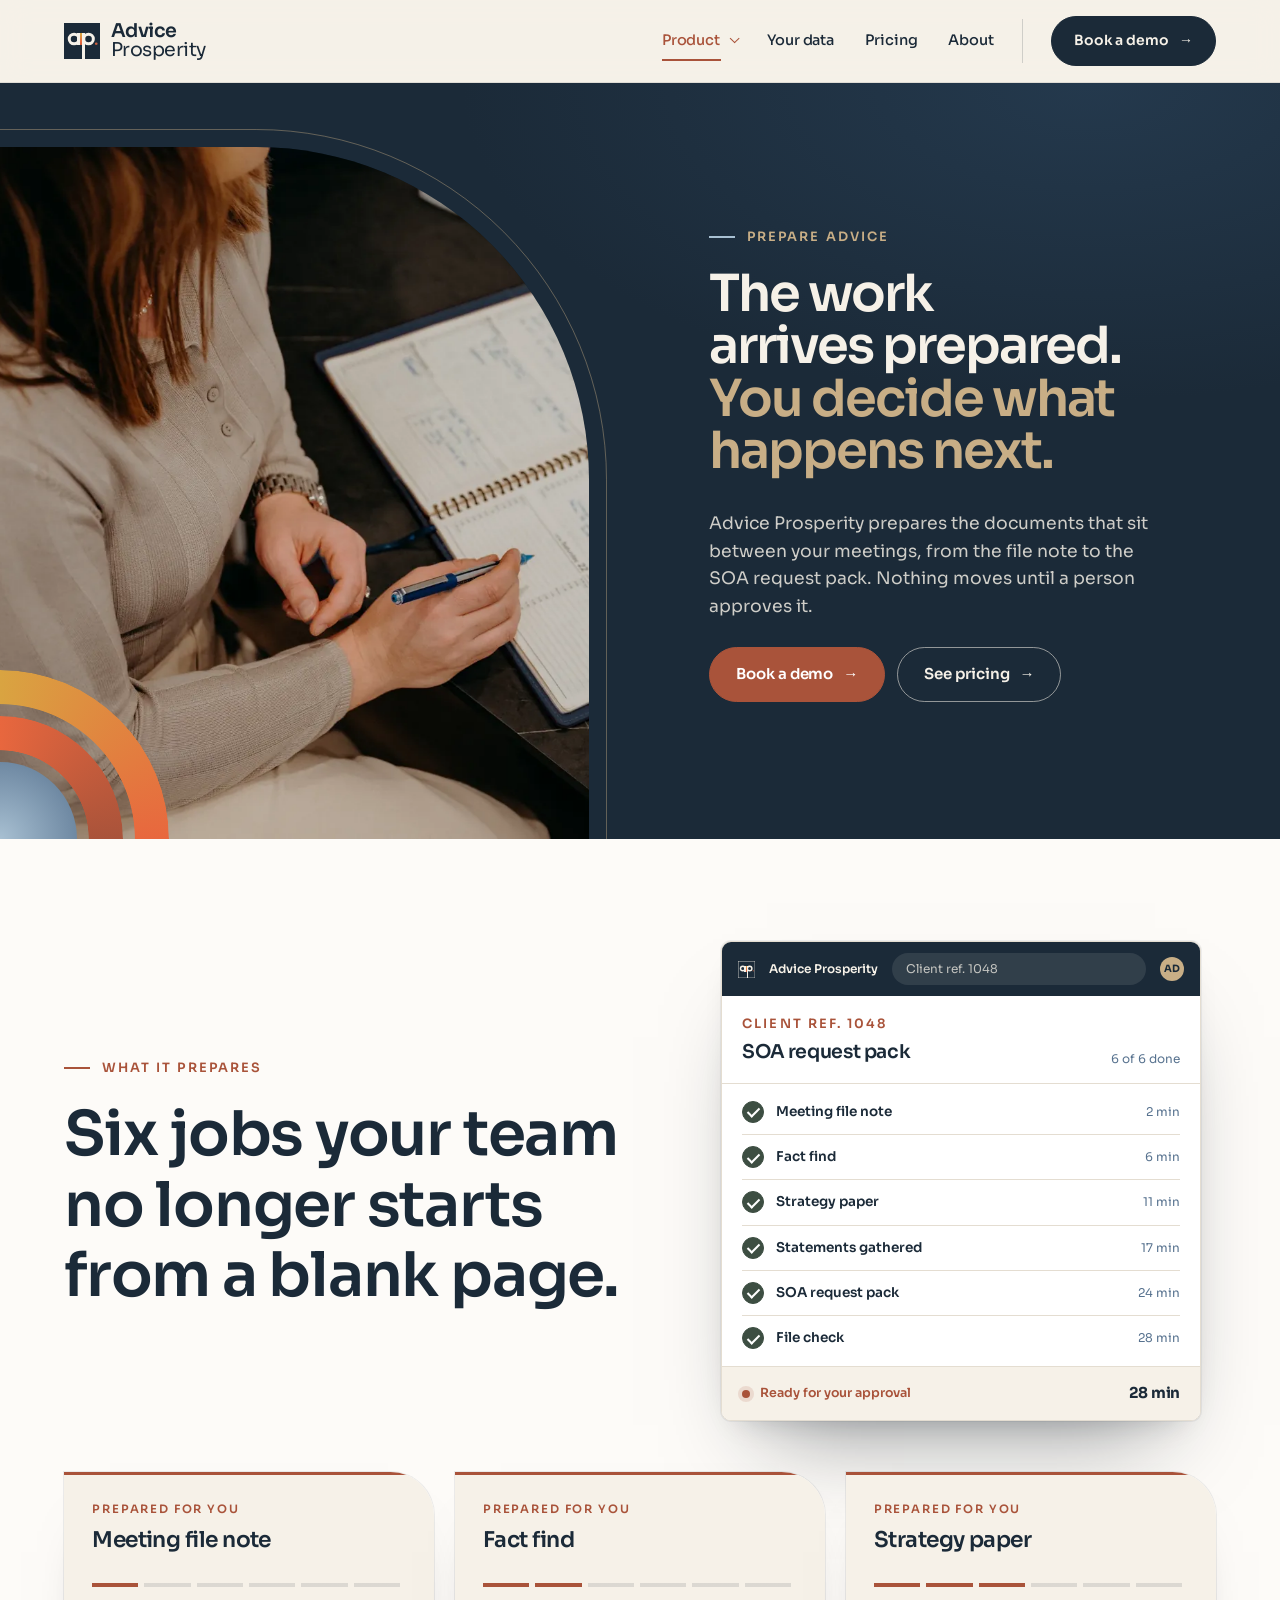
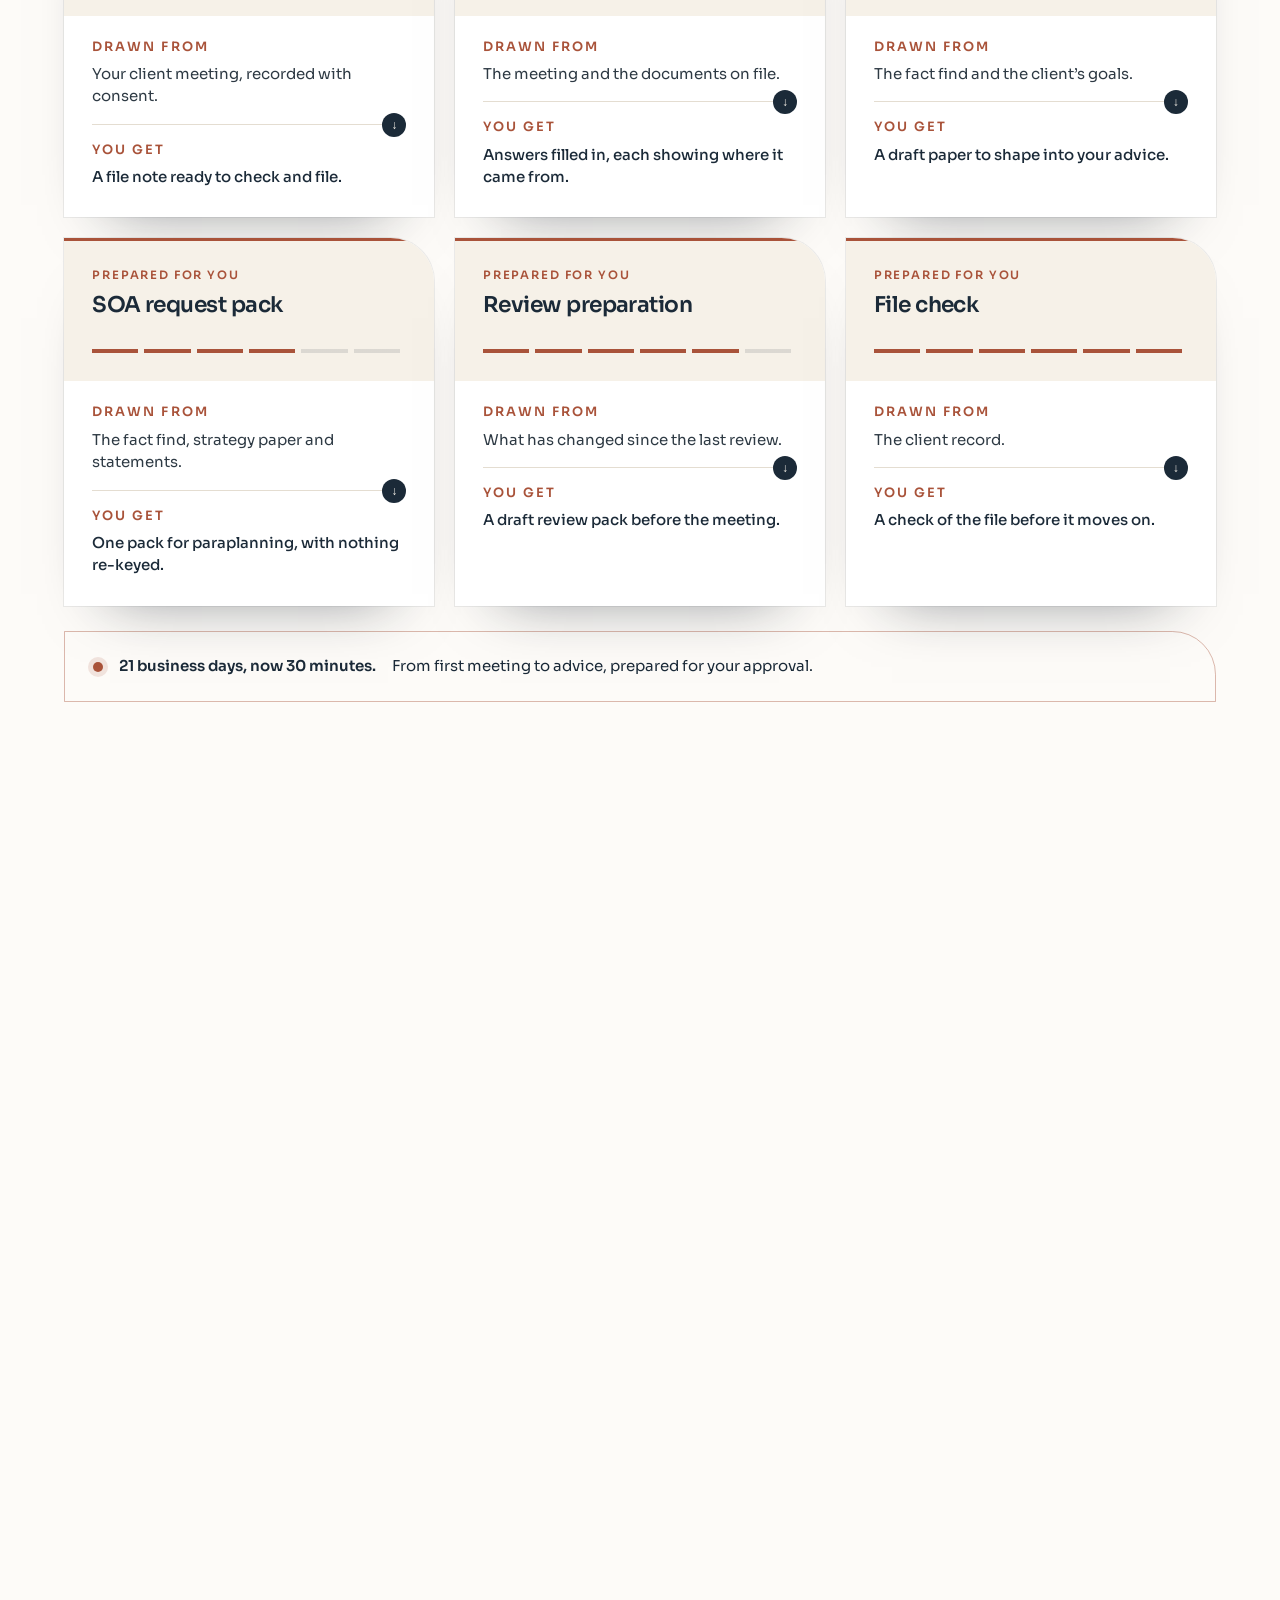
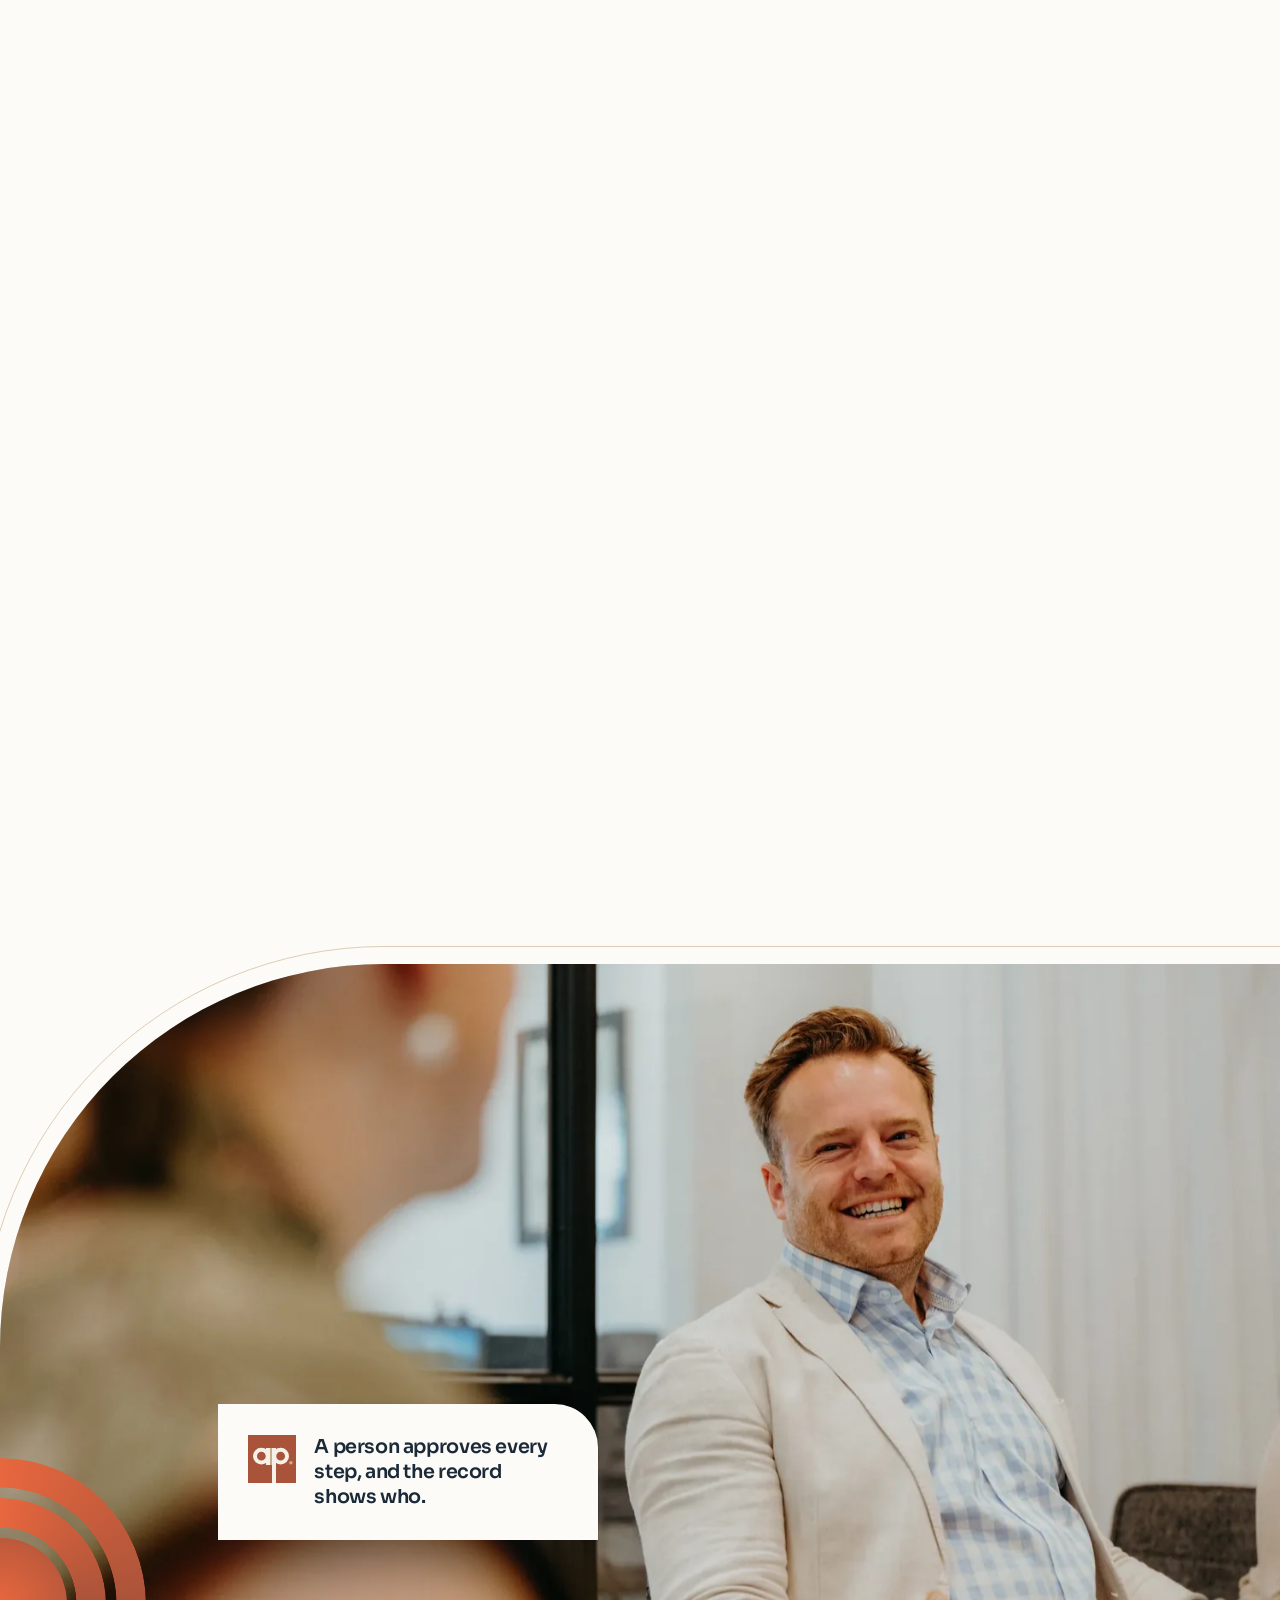
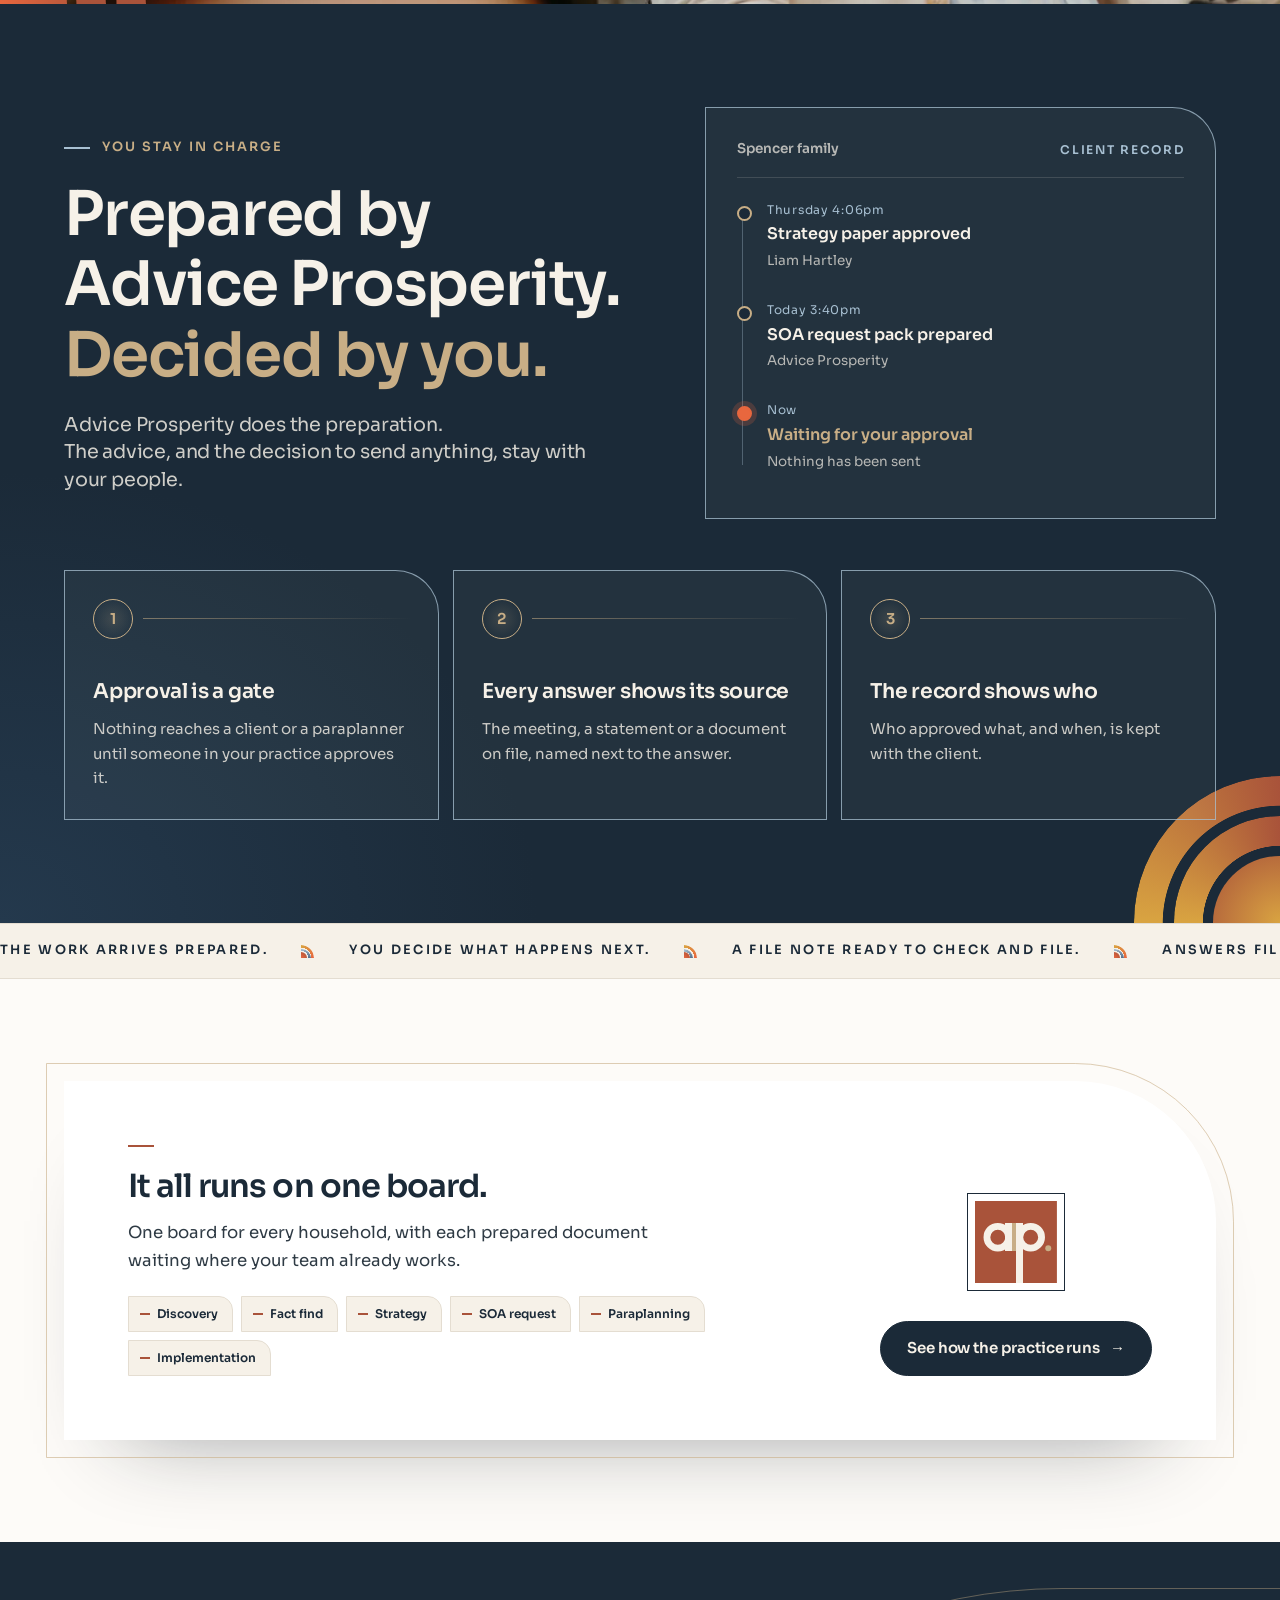
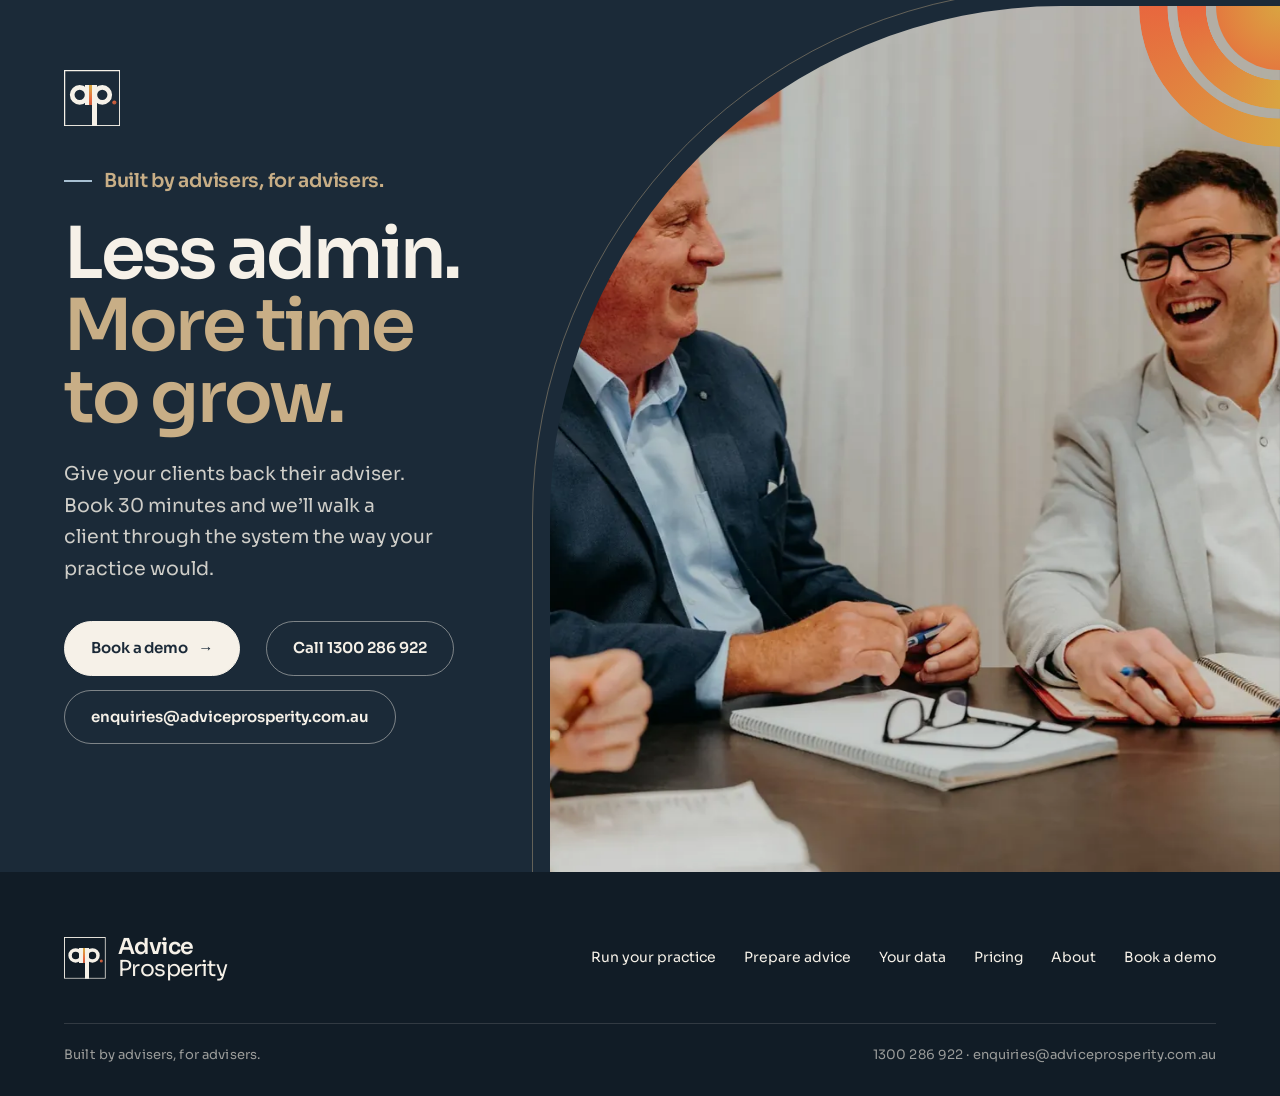
<file: advice-engine.html>
<!DOCTYPE html>
<html lang="en-AU">
<head>
<meta charset="UTF-8">
<meta name="viewport" content="width=device-width, initial-scale=1.0">
<title>Prepare advice — Advice Prosperity</title>
<link rel="icon" href="assets/favicon.svg" type="image/svg+xml">
<meta name="description" content="File notes, fact finds, strategy papers and SOA request packs arrive prepared. A person approves every step.">
<meta property="og:title" content="Prepare advice — Advice Prosperity">
<meta property="og:description" content="File notes, fact finds, strategy papers and SOA request packs arrive prepared. A person approves every step.">
<meta property="og:image" content="https://adviceprosperity.com.au/assets/share.jpg">
<meta property="og:url" content="https://adviceprosperity.com.au/advice-engine.html">
<meta property="og:type" content="website">
<meta name="twitter:card" content="summary_large_image">
<link rel="stylesheet" href="assets/site.css?v=202611270809">
</head>
<body>
<svg width="0" height="0" style="position:absolute" aria-hidden="true">
<linearGradient id="apD" x1="0" y1="0" x2="1" y2="1"><stop offset="0" stop-color="#E8673E"/><stop offset="1" stop-color="#A9533A"/></linearGradient>
<linearGradient id="apSw" gradientUnits="userSpaceOnUse" x1="0" y1="31" x2="0" y2="73"><stop offset="0" stop-color="#D9A441"/><stop offset=".5" stop-color="#E8673E"/><stop offset="1" stop-color="#A9533A"/></linearGradient>
<symbol id="ap-icon" viewBox="0 0 100 100"><clipPath id="apClip"><rect width="100" height="100"/></clipPath><rect width="100" height="100" shape-rendering="crispEdges" style="fill:var(--ait,#1B2A38)"/><g clip-path="url(#apClip)"><rect width="100" height="100" style="fill:none;stroke:var(--apk,none);stroke-width:var(--apkw,4.4px)"/></g><g transform="translate(45.266925 1) scale(0.83)"><circle cx="-21.0" cy="52.0" r="16.0" fill="none" style="stroke:var(--apm,#F6F1E8)" stroke-width="10"/><circle cx="27.4" cy="52.0" r="16.0" fill="none" style="stroke:var(--apm,#F6F1E8)" stroke-width="10"/><circle cx="53.20" cy="68.2" r="4.4" style="fill:var(--apd,url(#apD))"/></g><rect x="36.966925" y="26.73" width="8.3" height="34.86" shape-rendering="crispEdges" style="fill:var(--apm,#F6F1E8)"/><rect x="45.266925" y="26.73" width="5.312" height="34.86" shape-rendering="crispEdges" style="fill:var(--aps,url(#apSw))"/><rect x="50.578925" y="26.73" width="8.3" height="73.27" shape-rendering="crispEdges" style="fill:var(--apm,#F6F1E8)"/></symbol>
</svg>

<header class="nav" id="nav">
  <div class="wrap">
    <a class="lk" href="index.html" aria-label="Advice Prosperity, home"><svg class="ic" viewBox="0 0 100 100" aria-hidden="true"><use href="#ap-icon"/></svg><span class="wd"><b>Advice</b><br>Prosperity</span></a>
    <nav aria-label="Main" id="menu"><ul>
      <li class="has-sub"><a href="command-centre.html" data-nav="product" aria-current="page">Product</a>
        <ul class="sub">
          <li><a href="command-centre.html">Run your practice<small>Every client and every piece of advice, on one board</small></a></li>
          <li><a href="advice-engine.html">Prepare advice<small>File notes to SOA request packs, ready to approve</small></a></li>
        </ul>
      </li>
      <li><a href="index.html#data" data-nav="data">Your data</a></li>
      <li><a href="pricing.html" data-nav="pricing">Pricing</a></li>
      <li><a href="index.html#about" data-nav="about">About</a></li>
    </ul></nav>
    <button class="nav-toggle" aria-expanded="false" aria-controls="menu">Menu</button>
    <a class="btn sm dark" href="demo.html">Book a demo</a>
  </div>
</header>

<main id="top">
<section class="phero">
  <div class="wrap"><div class="phero-tx">
    <div class="eyebrow rv">Prepare advice</div>
    <h1 class="rv">The work arrives prepared.<span>You decide what happens next.</span></h1>
    <p class="lede rv">Advice Prosperity prepares the documents that sit between your meetings, from the file note to the SOA request pack. Nothing moves until a person approves it.</p>
    <div class="cta rv"><a class="btn" href="demo.html">Book a demo</a><a class="btn ghost" href="pricing.html">See pricing</a></div>
  </div></div>
  <div class="phero-photo" style="--pos:30% center"><img src="assets/photos/p14.webp" alt="An adviser making notes in a client meeting" fetchpriority="high"></div>
  <div class="arcset bl"><div class="arc ring o-bl g-brass-maple"></div><div class="arc ring o-bl"></div><div class="arc o-bl g-overcast-workshirt"></div></div>
</section>

<section class="sec lace">
  <div class="wrap">
    <div class="sec-head">
      <div class="eyebrow rv">What it prepares</div>
      <h2 class="rv">Six jobs your team no longer starts from a blank page.</h2>
    </div>
    <figure class="pp-ph2 pp-soa rv" aria-label="The steps to prepare an SOA request pack, each ticked off as it is done"><div class="win" aria-hidden="true"><div class="win-bar"><span class="lk dark"><svg class="ic" viewBox="0 0 100 100"><use href="#ap-icon"/></svg></span>Advice Prosperity<span class="s">Client ref. 1048</span><span class="av">AD</span></div><div class="win-hd"><div><small>Client ref. 1048</small><div class="t">SOA request pack</div></div><div class="r">6 of 6 done</div></div><ol class="soa-steps"><li style="--i:0"><i aria-hidden="true"></i><span>Meeting file note</span><em>2 min</em></li><li style="--i:1"><i aria-hidden="true"></i><span>Fact find</span><em>6 min</em></li><li style="--i:2"><i aria-hidden="true"></i><span>Strategy paper</span><em>11 min</em></li><li style="--i:3"><i aria-hidden="true"></i><span>Statements gathered</span><em>17 min</em></li><li style="--i:4"><i aria-hidden="true"></i><span>SOA request pack</span><em>24 min</em></li><li style="--i:5"><i aria-hidden="true"></i><span>File check</span><em>28 min</em></li></ol><div class="soa-ft"><span>Ready for your approval</span><b>28 min</b></div></div></figure>
    <div class="prep pp-prep">
      <div class="pr rv"><b>Meeting file note</b><span><small>Drawn from</small>Your client meeting, recorded with consent.</span><span><small>You get</small>A file note ready to check and file.</span></div>
      <div class="pr rv"><b>Fact find</b><span><small>Drawn from</small>The meeting and the documents on file.</span><span><small>You get</small>Answers filled in, each showing where it came from.</span></div>
      <div class="pr rv"><b>Strategy paper</b><span><small>Drawn from</small>The fact find and the client&rsquo;s goals.</span><span><small>You get</small>A draft paper to shape into your advice.</span></div>
      <div class="pr rv"><b>SOA request pack</b><span><small>Drawn from</small>The fact find, strategy paper and statements.</span><span><small>You get</small>One pack for paraplanning, with nothing re-keyed.</span></div>
      <div class="pr rv"><b>Review preparation</b><span><small>Drawn from</small>What has changed since the last review.</span><span><small>You get</small>A draft review pack before the meeting.</span></div>
      <div class="pr rv"><b>File check</b><span><small>Drawn from</small>The client record.</span><span><small>You get</small>A check of the file before it moves on.</span></div>
    </div>
    <p class="next-note now rv"><b>21 business days, now 30 minutes.</b> From first meeting to advice, prepared for your approval.</p>
  </div>
</section>

<section class="walk inner" style="background:var(--fleece)">
  <div class="wrap">
    <div class="chap">
      <div class="chap-tx rv">
        <div class="k">Fact find</div>
        <h3>A fact find that fills itself. <span>Answers come from the meeting and the documents on file, each showing where it came from.</span></h3>
        <a class="btn sm" href="demo.html">Book a demo</a>
      </div>
      <div class="chap-ui rv">
        <div class="arcset bl g-brass-maple pp-arc" aria-hidden="true"><div class="arc ring o-bl"></div><div class="arc ring o-bl"></div><div class="arc o-bl"></div></div>
        <div class="win">
          <div class="win-bar"><span class="lk dark"><svg class="ic" viewBox="0 0 100 100" aria-hidden="true"><use href="#ap-icon"/></svg></span>Advice Prosperity<span class="s">Spencer family</span><span class="av">LH</span></div>
          <div class="win-hd"><div><small>Spencer family</small><div class="t">Fact find</div></div><div class="r">94% complete</div></div>
          <div class="ff-prog"><i></i></div>
          <div class="ff ff-x">
            <div class="ff-hd" aria-hidden="true"><span>Detail</span><span>Check</span><span>Answer</span><span>Source</span></div>
            <h5>Personal &amp; family</h5>
            <div class="r" style="--i:0"><span>Paul &middot; date of birth</span><span class="cf">Confirmed</span><b>14/03/1974</b><span class="src w">Licence</span></div>
            <div class="r" style="--i:1"><span>Olivia &middot; date of birth</span><span class="cf">Confirmed</span><b>02/11/1976</b><span class="src w">Licence</span></div>
            <div class="r" style="--i:2"><span>Dependants</span><span class="cf to">To confirm</span><b>2 (Ella 14, Jack 11)</b><span class="src">Meeting</span></div>
            <h5>Assets &amp; super</h5>
            <div class="r" style="--i:3"><span>Family home</span><span class="cf">Confirmed</span><b>$720,000</b><span class="src">Meeting</span></div>
            <div class="r" style="--i:4"><span>UniSuper &middot; Paul</span><span class="cf">Confirmed</span><b>$584,200</b><span class="src b">Statement</span></div>
            <div class="r" style="--i:5"><span>Hostplus &middot; Olivia</span><span class="cf">Confirmed</span><b>$263,300</b><span class="src b">ATO prefill</span></div>
            <div class="r" style="--i:6"><span>Risk profile</span><span class="cf to">To confirm</span><b>Balanced growth</b><span class="src">Meeting</span></div>
            <blockquote>&ldquo;We&rsquo;d like to stop at 60 and 63, keep the SMSF, and look at our cover once the house move is done.&rdquo;</blockquote>
          </div>
        </div>
      </div>
    </div>

    <div class="chap">
      <div class="chap-tx rv">
        <div class="k">SOA request</div>
        <h3>The pack is ready. You decide if it goes. <span>Fact find, strategy paper and every statement attached. One approval sends it.</span></h3>
        <a class="btn sm" href="demo.html">Book a demo</a>
      </div>
      <div class="chap-ui rv">
        <div class="win">
          <div class="win-bar"><span class="lk dark"><svg class="ic" viewBox="0 0 100 100" aria-hidden="true"><use href="#ap-icon"/></svg></span>Advice Prosperity<span class="s">Approvals</span><span class="av">LH</span></div>
          <div class="win-hd"><div><small>Spencer family &middot; retirement strategy</small><div class="t">SOA request pack</div></div><div class="r">Prepared 3:40pm</div></div>
          <div class="pk">
            <ul class="pk-doc">
              <li><span>Fact find</span><em>94% &middot; 2 items to confirm</em></li>
              <li><span>Strategy paper</span><em>Approved Thursday</em></li>
              <li><span>Risk profile</span><em>Balanced growth</em></li>
              <li><span>Super statements</span><em>2 files</em></li>
              <li><span>Meeting file note</span><em>Filed</em></li>
              <li><span>Scope and instructions</span><em>Drafted for you</em></li>
            </ul>
            <div class="pk-side">
              <div class="st" data-pk-st>Waiting for you</div>
              <p>Nothing has been sent. The pack goes to paraplanning when you approve it.</p>
              <button class="ok" data-pk>Approve and send to paraplanning</button>
              <div class="pk-log" data-pk-log></div>
              <div class="gate">A person approves every step, and the record shows who.</div>
            </div>
          </div>
        </div>
        <p class="walk-note">Illustrative screens. The names on them are made up.</p>
      </div>
    </div>
  </div>
</section>

<div class="pbreak"><div class="pbreak-ph"><img src="assets/photos/p16.webp" alt="An adviser smiling with a client across the table" loading="lazy" style="--pos:70% 30%"></div><div class="arcset bl"><div class="arc ring o-bl"></div><div class="arc ring o-bl"></div><div class="arc o-bl"></div></div><div class="pp-gate rv" aria-hidden="true"><svg class="pp-gate-ic" viewBox="0 0 100 100"><use href="#ap-icon"/></svg><p>A person approves every step, and the record shows who.</p></div></div>

<section class="sec dark">
  <div class="wrap">
    <div class="sec-head">
      <div class="eyebrow light rv">You stay in charge</div>
      <h2 class="rv">Prepared by Advice Prosperity. <span>Decided by you.</span></h2>
      <p class="lede rv">Advice Prosperity does the preparation.<br>The advice, and the decision to send anything, stay with your people.</p>
    </div>
    <div class="pp-trail rv" aria-hidden="true">
      <div class="pp-trail-hd"><span>Spencer family</span><em>Client record</em></div>
      <ol>
        <li><time>Thursday 4:06pm</time><b>Strategy paper approved</b><span>Liam Hartley</span></li>
        <li><time>Today 3:40pm</time><b>SOA request pack prepared</b><span>Advice Prosperity</span></li>
        <li class="now"><time>Now</time><b>Waiting for your approval</b><span>Nothing has been sent</span></li>
      </ol>
    </div>
    <div class="pts">
      <div class="rv"><b>Approval is a gate</b><span>Nothing reaches a client or a paraplanner until someone in your practice approves it.</span></div>
      <div class="rv" style="--d:.08s"><b>Every answer shows its source</b><span>The meeting, a statement or a document on file, named next to the answer.</span></div>
      <div class="rv" style="--d:.16s"><b>The record shows who</b><span>Who approved what, and when, is kept with the client.</span></div>
    </div>
  </div>
  <div class="arcset br" style="width:clamp(110px,13vw,200px)"><div class="arc ring o-br g-brass-brick"></div><div class="arc ring o-br g-brass-brick"></div><div class="arc o-br g-brass-brick"></div></div>
</section>

<div class="ticks pp-band" aria-hidden="true"><div class="tick t2"><div class="track"><span>The work arrives prepared.</span><i class="ag"><i class="arcset bl"><i class="arc ring o-bl"></i><i class="arc ring o-bl"></i><i class="arc o-bl"></i></i></i><span>You decide what happens next.</span><i class="ag"><i class="arcset bl"><i class="arc ring o-bl"></i><i class="arc ring o-bl"></i><i class="arc o-bl"></i></i></i><span>A file note ready to check and file.</span><i class="ag"><i class="arcset bl"><i class="arc ring o-bl"></i><i class="arc ring o-bl"></i><i class="arc o-bl"></i></i></i><span>Answers filled in, each showing where it came from.</span><i class="ag"><i class="arcset bl"><i class="arc ring o-bl"></i><i class="arc ring o-bl"></i><i class="arc o-bl"></i></i></i><span>One pack for paraplanning, with nothing re-keyed.</span><i class="ag"><i class="arcset bl"><i class="arc ring o-bl"></i><i class="arc ring o-bl"></i><i class="arc o-bl"></i></i></i><span>The work arrives prepared.</span><i class="ag"><i class="arcset bl"><i class="arc ring o-bl"></i><i class="arc ring o-bl"></i><i class="arc o-bl"></i></i></i><span>You decide what happens next.</span><i class="ag"><i class="arcset bl"><i class="arc ring o-bl"></i><i class="arc ring o-bl"></i><i class="arc o-bl"></i></i></i><span>A file note ready to check and file.</span><i class="ag"><i class="arcset bl"><i class="arc ring o-bl"></i><i class="arc ring o-bl"></i><i class="arc o-bl"></i></i></i><span>Answers filled in, each showing where it came from.</span><i class="ag"><i class="arcset bl"><i class="arc ring o-bl"></i><i class="arc ring o-bl"></i><i class="arc o-bl"></i></i></i><span>One pack for paraplanning, with nothing re-keyed.</span><i class="ag"><i class="arcset bl"><i class="arc ring o-bl"></i><i class="arc ring o-bl"></i><i class="arc o-bl"></i></i></i></div></div></div>

<section class="sec">
  <div class="wrap">
    <div class="xlink rv">
      <div><h3>It all runs on one board.</h3><p>One board for every household, with each prepared document waiting where your team already works.</p><ul class="pp-chips" aria-hidden="true"><li>Discovery</li><li>Fact find</li><li>Strategy</li><li>SOA request</li><li>Paraplanning</li><li>Implementation</li></ul></div>
      <div class="pp-xcta"><svg class="pp-xic" viewBox="0 0 100 100" aria-hidden="true"><use href="#ap-icon"/></svg><a class="btn dark" href="command-centre.html">See how the practice runs</a></div>
    </div>
  </div>
</section>
<!-- ================= CLOSE ================= -->
<section class="close" id="demo">
  <div class="wrap">
    <div class="close-tx">
      <svg class="close-ic rv" viewBox="0 0 100 100" aria-hidden="true"><use href="#ap-icon"/></svg>
      <p class="tagline light rv">Built by advisers, for advisers.</p>
      <h2 class="rv">Less admin. <span>More time to grow.</span></h2>
      <p class="rv">Give your clients back their adviser.<br>Book 30 minutes and we&rsquo;ll walk a client through the system the way your practice would.</p>
      <div class="cta rv"><a class="btn on-dark" href="demo.html">Book a demo</a><a class="tel" href="tel:1300286922">Call 1300 286 922</a><a class="tel mail" href="mailto:enquiries@adviceprosperity.com.au">enquiries@adviceprosperity.com.au</a></div>
    </div>
    <div class="close-ph">
      <div class="ph"><img src="assets/photos/p60.webp" alt="A client and his adviser sharing a laugh across the meeting table" loading="lazy" style="object-position:74% 35%"></div>
      <div class="arcset tr g-brass-maple close-arc"><div class="arc ring o-tr"></div><div class="arc ring o-tr"></div><div class="arc o-tr"></div></div>
    </div>
  </div>
</section>
</main>

<footer>
  <div class="wrap">
    <div class="ft-top">
      <a class="lk dark" href="index.html" aria-label="Advice Prosperity, home"><svg class="ic" viewBox="0 0 100 100" aria-hidden="true"><use href="#ap-icon"/></svg><span class="wd"><b>Advice</b><br>Prosperity</span></a>
      <nav aria-label="Footer"><ul>
        <li><a href="command-centre.html">Run your practice</a></li>
        <li><a href="advice-engine.html">Prepare advice</a></li>
        <li><a href="index.html#data">Your data</a></li>
        <li><a href="pricing.html">Pricing</a></li>
        <li><a href="index.html#about">About</a></li>
        <li><a href="demo.html">Book a demo</a></li>
      </ul></nav>
    </div>
    <div class="ft-base">
      <span>Built by advisers, for advisers.</span>
      <span><a href="tel:1300286922">1300 286 922</a> &middot; <a href="mailto:enquiries@adviceprosperity.com.au">enquiries@adviceprosperity.com.au</a></span>
    </div>
  </div>
</footer>

<script src="assets/site.js?v=202611270809"></script>
</body>
</html>
</file>
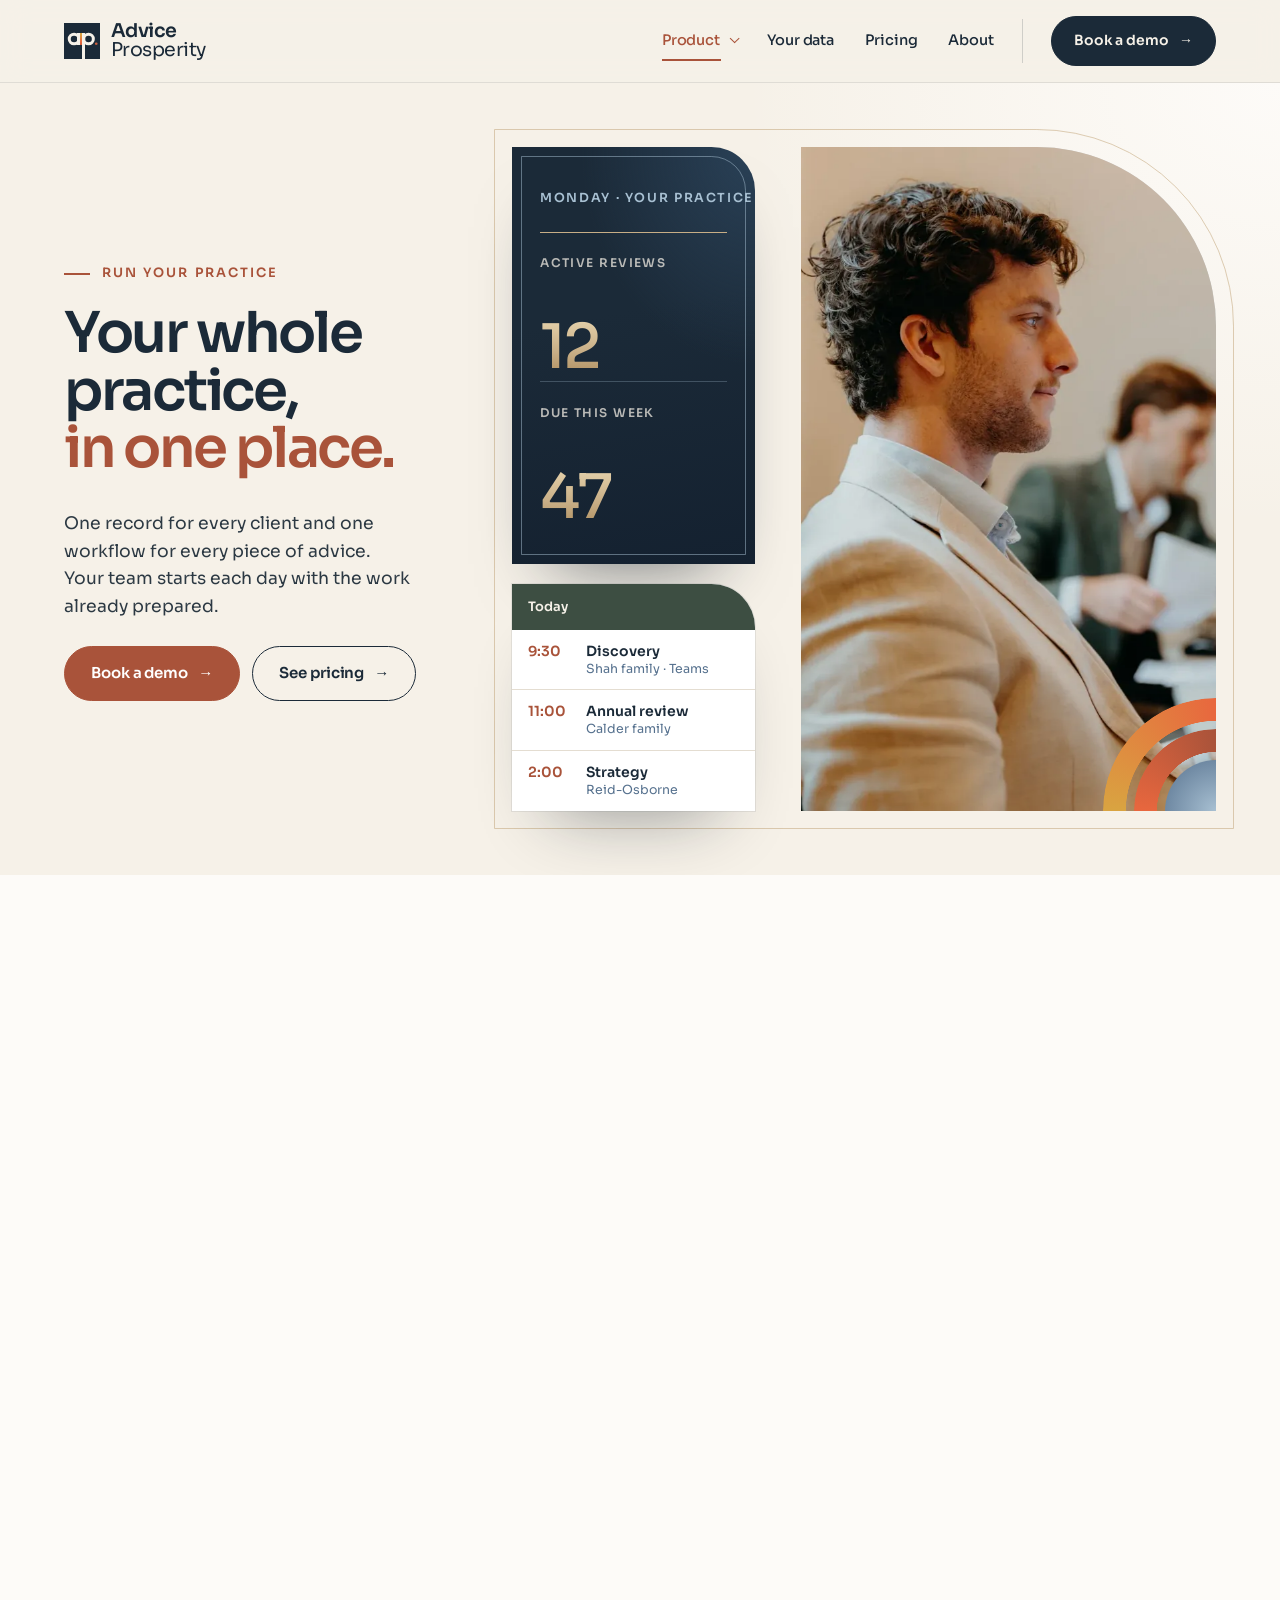
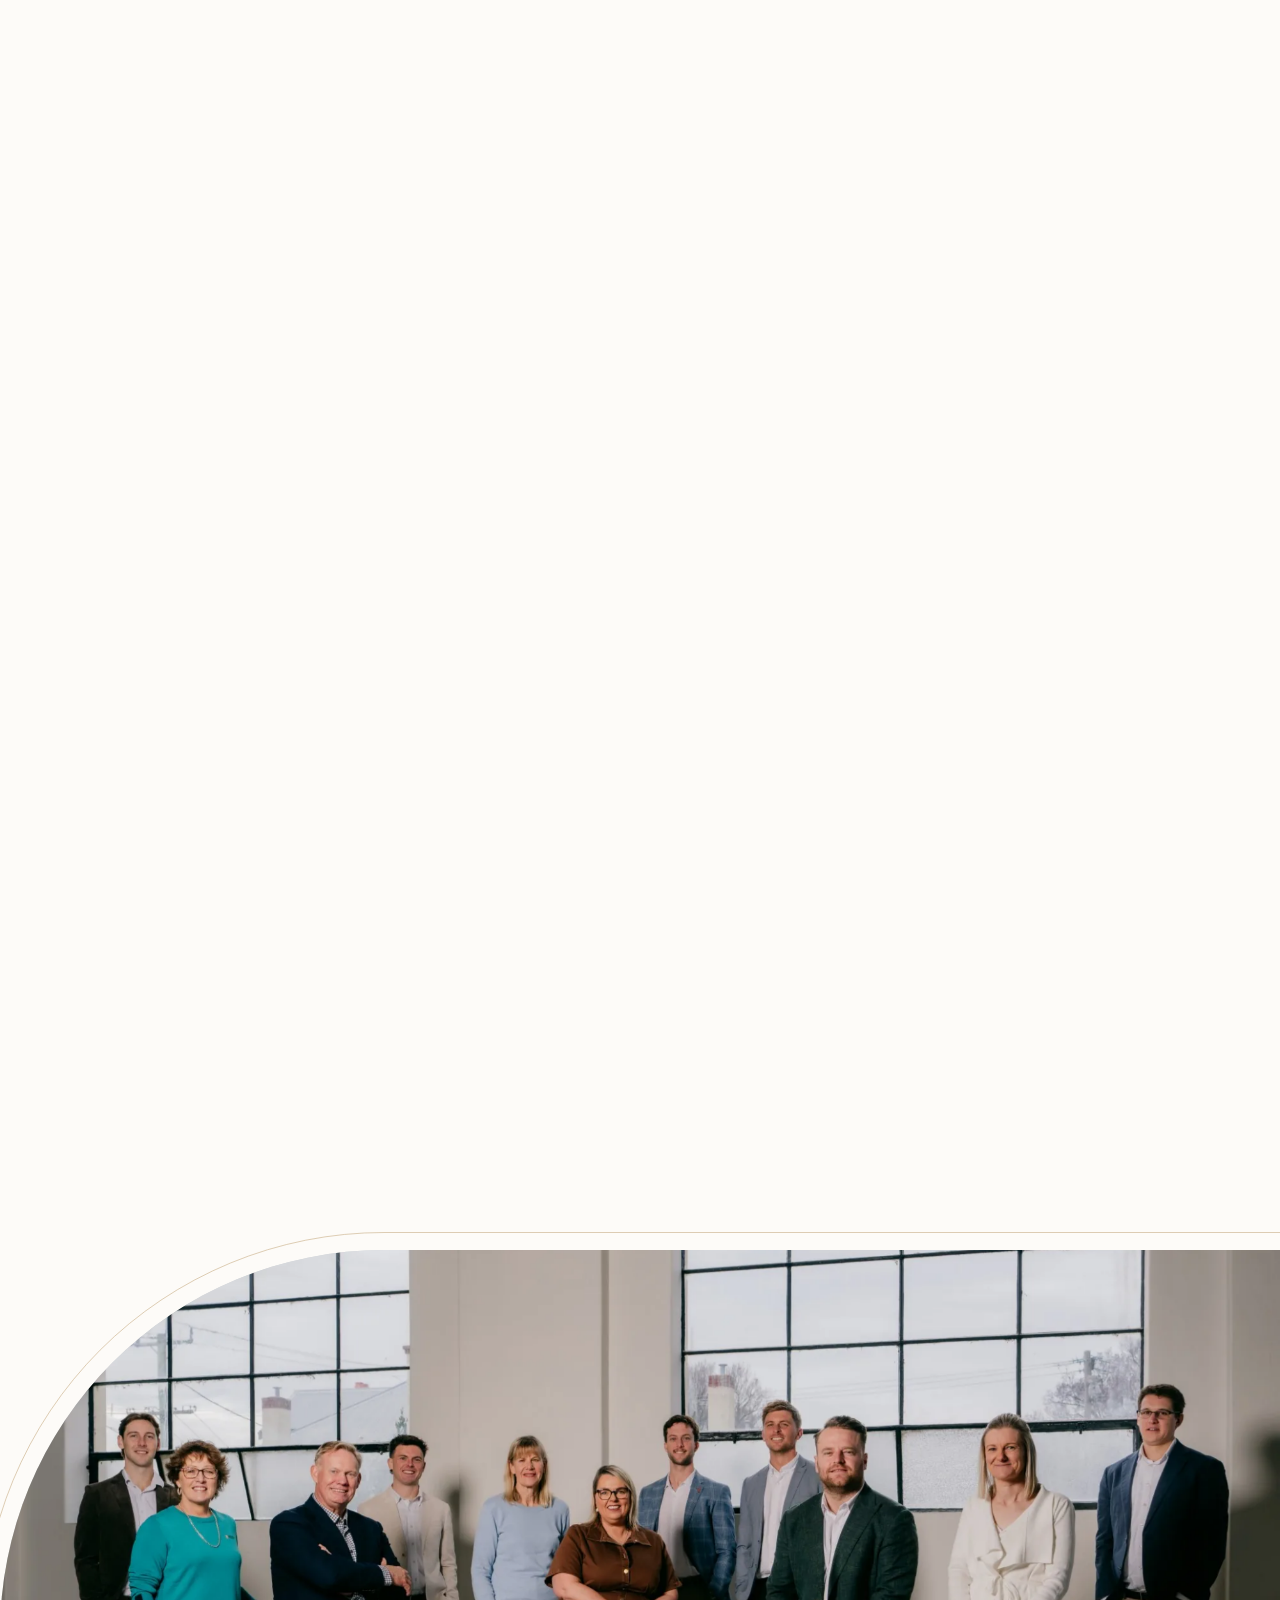
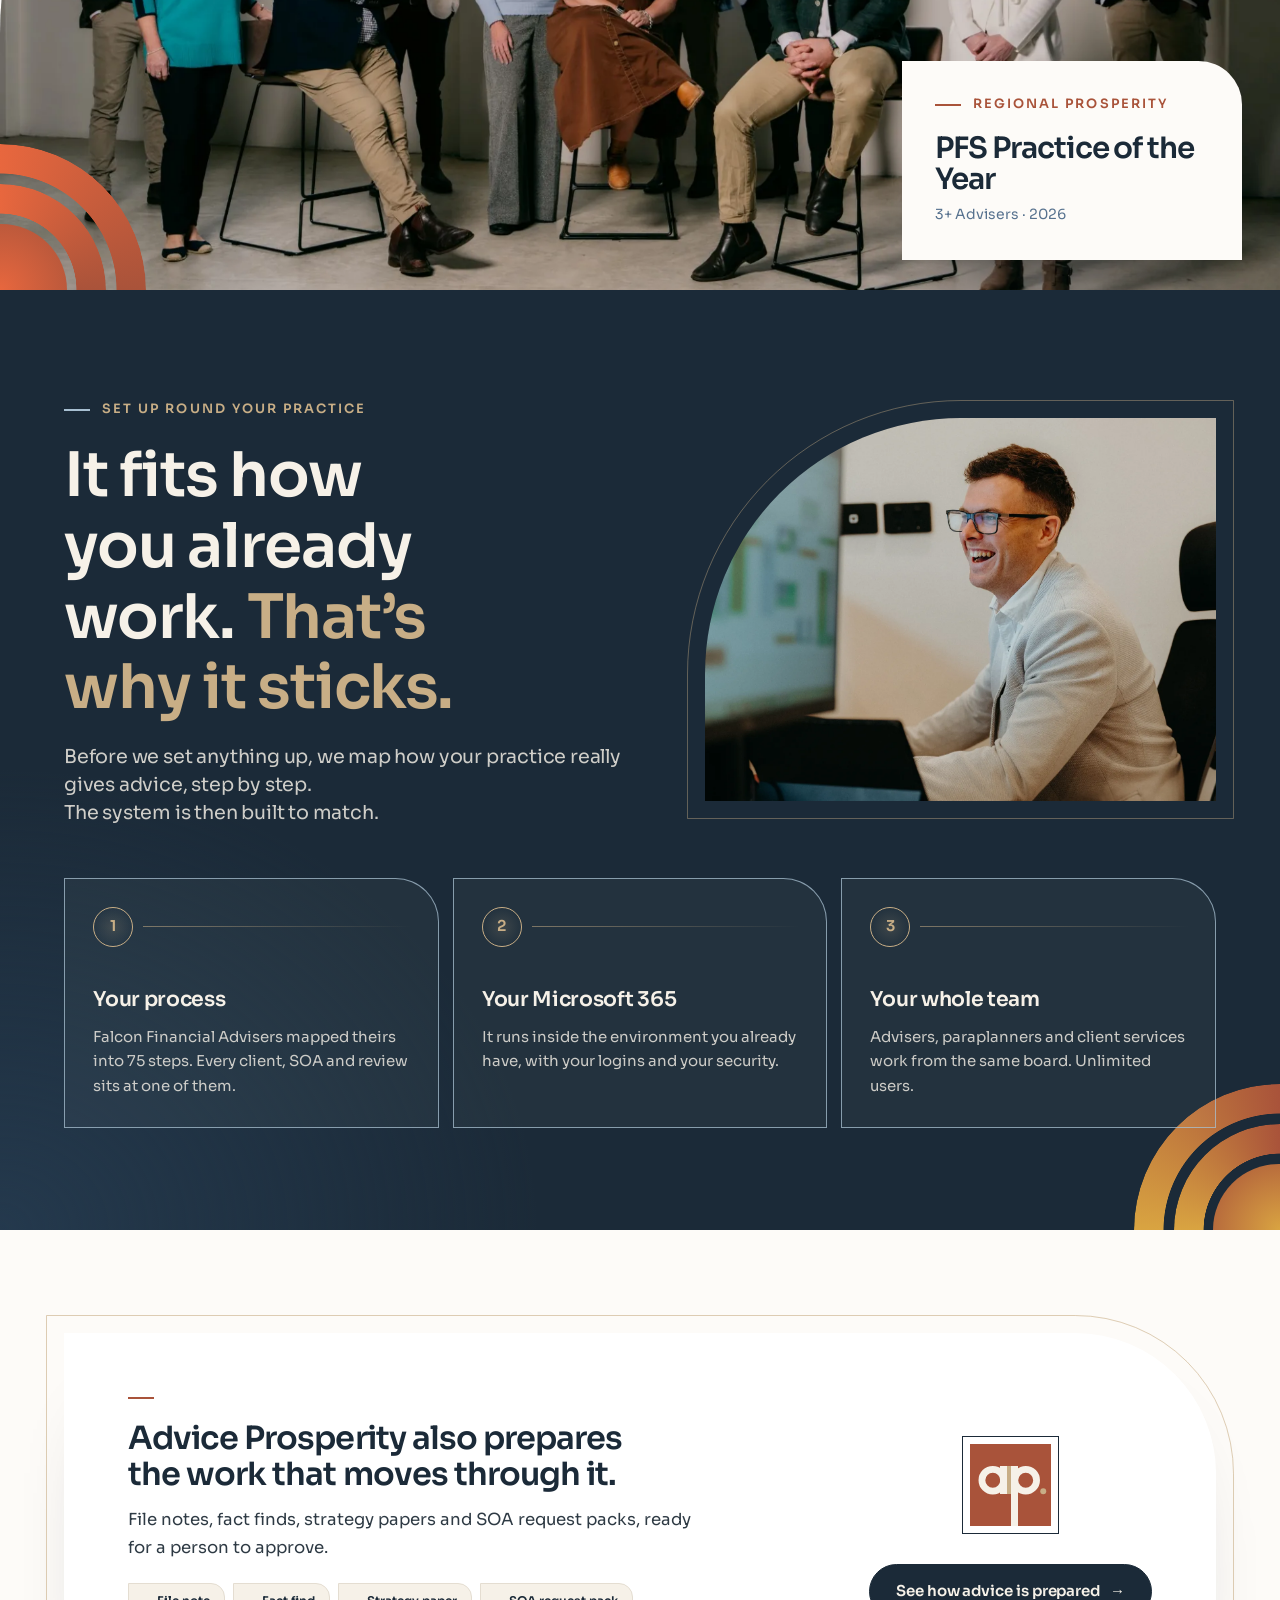
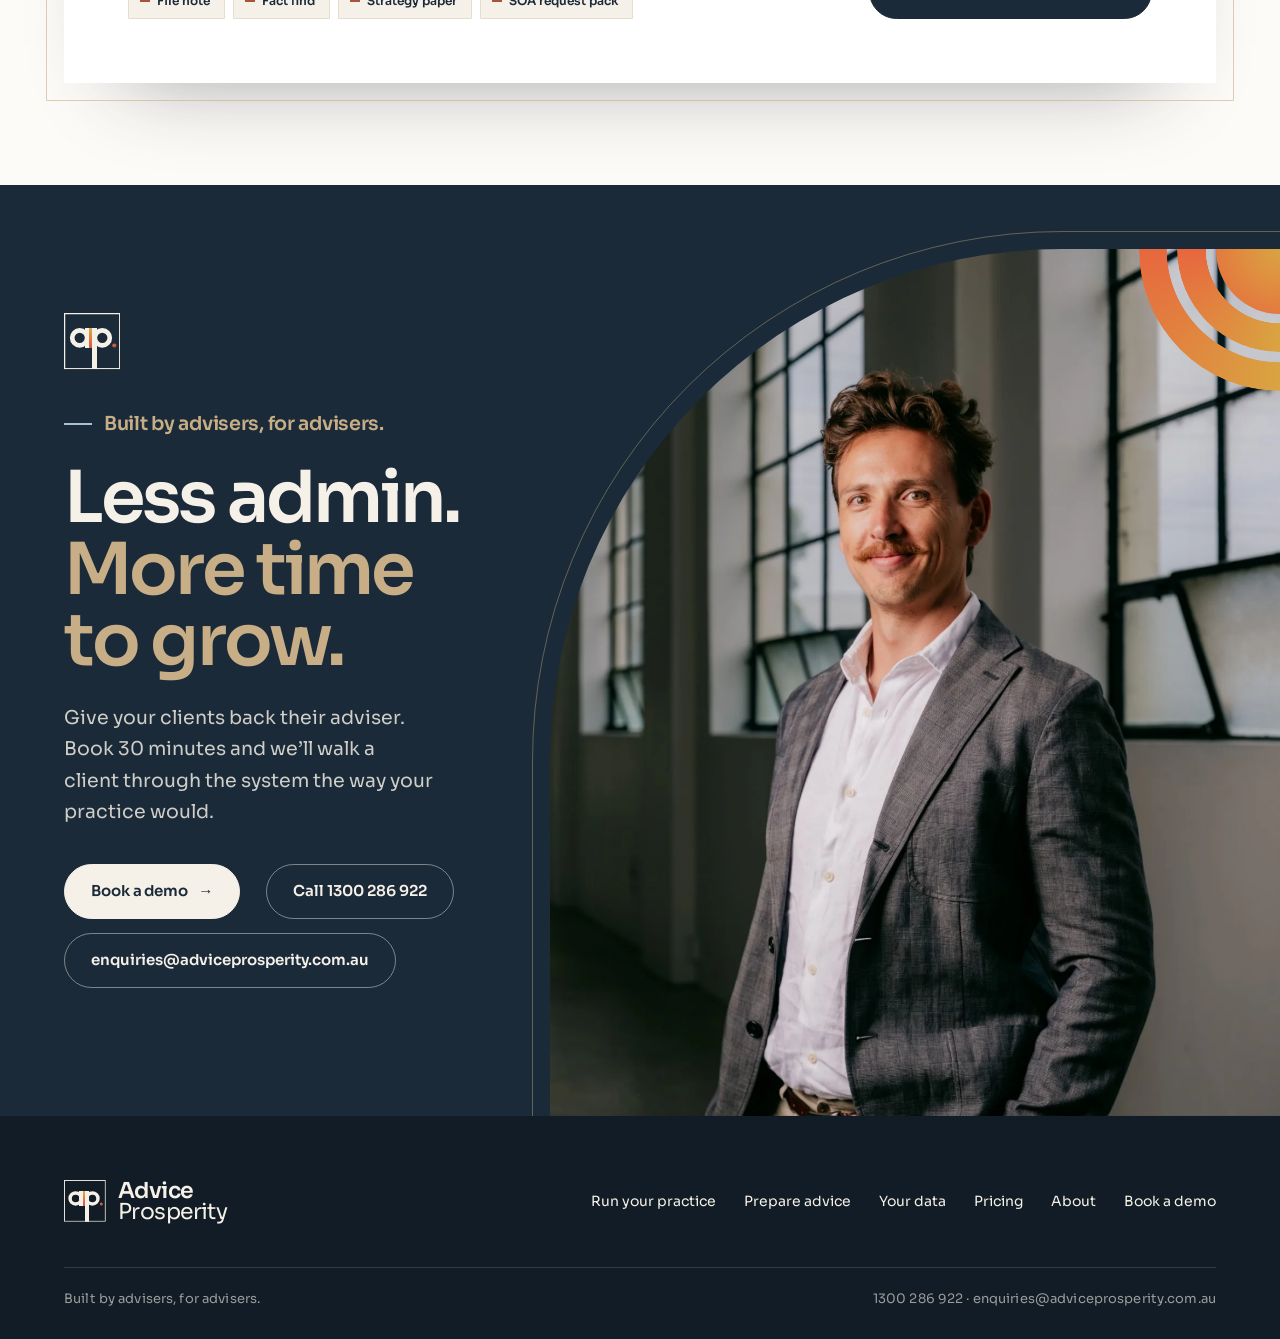
<file: command-centre.html>
<!DOCTYPE html>
<html lang="en-AU">
<head>
<meta charset="UTF-8">
<meta name="viewport" content="width=device-width, initial-scale=1.0">
<title>Run your practice — Advice Prosperity</title>
<link rel="icon" href="assets/favicon.svg" type="image/svg+xml">
<meta name="description" content="One record for every client and one workflow for every piece of advice. See how Advice Prosperity runs an advice practice.">
<meta property="og:title" content="Run your practice — Advice Prosperity">
<meta property="og:description" content="One record for every client and one workflow for every piece of advice. See how Advice Prosperity runs an advice practice.">
<meta property="og:image" content="https://adviceprosperity.com.au/assets/share.jpg">
<meta property="og:url" content="https://adviceprosperity.com.au/command-centre.html">
<meta property="og:type" content="website">
<meta name="twitter:card" content="summary_large_image">
<link rel="stylesheet" href="assets/site.css?v=202611270809">
</head>
<body>
<svg width="0" height="0" style="position:absolute" aria-hidden="true">
<linearGradient id="apD" x1="0" y1="0" x2="1" y2="1"><stop offset="0" stop-color="#E8673E"/><stop offset="1" stop-color="#A9533A"/></linearGradient>
<linearGradient id="apSw" gradientUnits="userSpaceOnUse" x1="0" y1="31" x2="0" y2="73"><stop offset="0" stop-color="#D9A441"/><stop offset=".5" stop-color="#E8673E"/><stop offset="1" stop-color="#A9533A"/></linearGradient>
<symbol id="ap-icon" viewBox="0 0 100 100"><clipPath id="apClip"><rect width="100" height="100"/></clipPath><rect width="100" height="100" shape-rendering="crispEdges" style="fill:var(--ait,#1B2A38)"/><g clip-path="url(#apClip)"><rect width="100" height="100" style="fill:none;stroke:var(--apk,none);stroke-width:var(--apkw,4.4px)"/></g><g transform="translate(45.266925 1) scale(0.83)"><circle cx="-21.0" cy="52.0" r="16.0" fill="none" style="stroke:var(--apm,#F6F1E8)" stroke-width="10"/><circle cx="27.4" cy="52.0" r="16.0" fill="none" style="stroke:var(--apm,#F6F1E8)" stroke-width="10"/><circle cx="53.20" cy="68.2" r="4.4" style="fill:var(--apd,url(#apD))"/></g><rect x="36.966925" y="26.73" width="8.3" height="34.86" shape-rendering="crispEdges" style="fill:var(--apm,#F6F1E8)"/><rect x="45.266925" y="26.73" width="5.312" height="34.86" shape-rendering="crispEdges" style="fill:var(--aps,url(#apSw))"/><rect x="50.578925" y="26.73" width="8.3" height="73.27" shape-rendering="crispEdges" style="fill:var(--apm,#F6F1E8)"/></symbol>
</svg>

<header class="nav" id="nav">
  <div class="wrap">
    <a class="lk" href="index.html" aria-label="Advice Prosperity, home"><svg class="ic" viewBox="0 0 100 100" aria-hidden="true"><use href="#ap-icon"/></svg><span class="wd"><b>Advice</b><br>Prosperity</span></a>
    <nav aria-label="Main" id="menu"><ul>
      <li class="has-sub"><a href="command-centre.html" data-nav="product" aria-current="page">Product</a>
        <ul class="sub">
          <li><a href="command-centre.html">Run your practice<small>Every client and every piece of advice, on one board</small></a></li>
          <li><a href="advice-engine.html">Prepare advice<small>File notes to SOA request packs, ready to approve</small></a></li>
        </ul>
      </li>
      <li><a href="index.html#data" data-nav="data">Your data</a></li>
      <li><a href="pricing.html" data-nav="pricing">Pricing</a></li>
      <li><a href="index.html#about" data-nav="about">About</a></li>
    </ul></nav>
    <button class="nav-toggle" aria-expanded="false" aria-controls="menu">Menu</button>
    <a class="btn sm dark" href="demo.html">Book a demo</a>
  </div>
</header>

<main id="top">
<section class="phero">
  <div class="wrap"><div class="phero-tx">
    <div class="eyebrow rv">Run your practice</div>
    <h1 class="rv">Your whole practice,<span>in one place.</span></h1>
    <p class="lede rv">One record for every client and one workflow for every piece of advice. Your team starts each day with the work already prepared.</p>
    <div class="cta rv"><a class="btn" href="demo.html">Book a demo</a><a class="btn ghost" href="pricing.html">See pricing</a></div>
  </div></div>
  <div class="phero-photo" style="--pos:12% center"><img src="assets/photos/p19.webp" alt="An adviser working at his desk" fetchpriority="high"></div>
  <div class="arcset br pp-hero-arc" aria-hidden="true"><div class="arc ring o-br g-brass-maple"></div><div class="arc ring o-br"></div><div class="arc o-br g-overcast-workshirt"></div></div>
  <div class="pp-bento" aria-hidden="true">
    <div class="pp-tile pp-stats rv">
      <small>Monday &middot; your practice</small>
      <div><b>12</b><span>Active reviews</span></div>
      <div><b>47</b><span>Due this week</span></div>
    </div>
    <div class="pp-tile pp-appr pp-today rv" style="--d:.1s">
      <div class="pp-appr-hd"><span>Today</span></div>
      <div class="pp-day-r"><b>9:30</b><div>Discovery<small>Shah family &middot; Teams</small></div></div>
      <div class="pp-day-r"><b>11:00</b><div>Annual review<small>Calder family</small></div></div>
      <div class="pp-day-r"><b>2:00</b><div>Strategy<small>Reid-Osborne</small></div></div>
    </div>
  </div>
</section>

<section class="walk inner">
  <div class="wrap">
    <div class="chap">
      <div class="chap-tx rv">
        <div class="k">Every morning</div>
        <h3>Start here every morning. <span>What&rsquo;s waiting for your approval, who you&rsquo;re seeing today and what&rsquo;s due this week.</span></h3>
        <a class="btn sm" href="demo.html">Book a demo</a>
      </div>
      <div class="chap-ui rv">
        <div class="arcset bl g-brass-maple pp-arc" aria-hidden="true"><div class="arc ring o-bl"></div><div class="arc ring o-bl"></div><div class="arc o-bl"></div></div>
        <div class="win">
          <div class="win-bar"><span class="lk dark"><svg class="ic" viewBox="0 0 100 100" aria-hidden="true"><use href="#ap-icon"/></svg></span>Advice Prosperity<span class="s">Search clients, advice and documents</span><span class="av">AR</span></div>
          <div class="win-hd"><div><small>Monday &middot; your practice</small><div class="t">Start here every morning</div></div><div class="r">Prepared by Advice Prosperity.<br>Decided by you.</div></div>
          <div class="hm">
            <div class="hm-stats">
              <div><small>Active advice work</small><b>34</b></div>
              <div><small>Pipeline estimate</small><b>$566,651</b></div>
              <div><small>Active reviews</small><b>12</b></div>
              <div><small>Due this week</small><b>47</b></div>
            </div>
            <div class="hm-cols">
              <div class="hm-box" data-approve-card>
                <h5>Waiting for your approval <span data-count>3 prepared</span></h5>
                <div class="row"><div>File note<small>Shah family &middot; discovery meeting</small></div><button class="ok" data-ok>Approve</button></div>
                <div class="row"><div>SOA request pack<small>Spencer family &middot; retirement strategy</small></div><button class="ok" data-ok>Approve</button></div>
                <div class="row"><div>Review pack<small>Calder family &middot; annual review</small></div><button class="ok" data-ok>Approve</button></div>
                <div class="ft" data-foot>Nothing moves until a person approves it.</div>
              </div>
              <div class="hm-box">
                <h5>Today <span>3 meetings</span></h5>
                <div class="mt"><b>9:30</b><div>Discovery &middot; Shah family<small>Teams &middot; recorded with consent</small></div></div>
                <div class="mt"><b>11:00</b><div>Annual review &middot; Calder family<small>Review pack ready</small></div></div>
                <div class="mt"><b>2:00</b><div>Strategy &middot; Reid-Osborne<small>Strategy paper prepared</small></div></div>
              </div>
            </div>
          </div>
        </div>
      </div>
    </div>

    <div class="chap">
      <div class="chap-tx rv">
        <div class="k">The pipeline</div>
        <h3>Every household, on one board. <span>Onboarding, SOAs, reviews and fee consent move through one pipeline your whole team can see.</span></h3>
        <a class="btn sm" href="demo.html">Book a demo</a>
      </div>
      <div class="chap-ui rv" data-kanban>
        <div class="win">
          <div class="win-bar"><span class="lk dark"><svg class="ic" viewBox="0 0 100 100" aria-hidden="true"><use href="#ap-icon"/></svg></span>Advice Prosperity<span class="s">Search clients, advice and documents</span><span class="av">AR</span></div>
          <div class="win-hd"><div><small>Whole firm &middot; every household</small><div class="t">Advice pipeline</div></div><div class="r">All advisers</div></div>
          <div class="kb">
            <div class="col"><h4>Discovery <span>2</span></h4><div class="kc"><small>New client</small><b>Shah family</b><span>Retirement planning</span></div><div class="kc"><small>Referral</small><b>Okafor family</b><span>Insurance review</span></div></div>
            <div class="col" data-from><h4>Fact find <span data-n>2</span></h4><div class="kc" data-mover><small>94% complete</small><b>Spencer family</b><span>Retirement &amp; wealth</span></div><div class="kc"><small>61% complete</small><b>Harper family</b><span>Estate &amp; succession</span></div></div>
            <div class="col" data-to><h4>Strategy <span data-n>1</span></h4><div class="kc"><small>Paper prepared</small><b>Reid-Osborne</b><span>Insurance restructure</span></div></div>
            <div class="col"><h4>SOA request <span>2</span></h4><div class="kc"><small>SOA</small><b>Calder family</b><span>Plan activation</span></div><div class="kc"><small>ROA</small><b>Whitmore Trust</b><span>Contributions</span></div></div>
            <div class="col"><h4>Paraplanning <span>1</span></h4><div class="kc"><small>SOA</small><b>Lockwood Holdings</b><span>Buy/sell agreement</span></div></div>
            <div class="col"><h4>Implementation <span>2</span></h4><div class="kc"><small>Signed</small><b>Moreau family</b><span>Super consolidation</span></div><div class="kc"><small>Signed</small><b>Patel household</b><span>Wealth strategy</span></div></div>
          </div>
        </div>
      </div>
    </div>

    <div class="chap">
      <div class="chap-tx rv">
        <div class="k">Client record</div>
        <h3>Everything about a client, kept with the client. <span>Meetings, email and documents on one record, with who approved what.</span></h3>
        <a class="btn sm" href="demo.html">Book a demo</a>
      </div>
      <div class="chap-ui rv">
        <div class="win">
          <div class="win-bar"><span class="lk dark"><svg class="ic" viewBox="0 0 100 100" aria-hidden="true"><use href="#ap-icon"/></svg></span>Advice Prosperity<span class="s">Households</span><span class="av">LH</span></div>
          <div class="win-hd"><div><small>Household &middot; meetings, email and documents</small><div class="t">Spencer family</div></div><div class="r">Adviser<br>Liam Hartley</div></div>
          <div class="rec">
            <div class="ev"><time>Today</time><div><b>Teams meeting &middot; strategy presentation</b><small>Recorded. File note prepared and filed.</small></div><span class="src">Meeting</span></div>
            <div class="ev"><time>Mon</time><div><b>Email &middot; super statements</b><small>Two attachments filed to SharePoint.</small></div><span class="src b">Email</span></div>
            <div class="ev"><time>Fri</time><div><b>Olivia uploaded her licence</b><small>ID check task closed.</small></div><span class="src w">Document</span></div>
            <div class="ev"><time>Thu</time><div><b>Strategy paper approved</b><small>Approved by Liam Hartley at 4:06pm.</small></div><span class="src">Approval</span></div>
          </div>
        </div>
      </div>
    </div>

    <div class="chap">
      <div class="chap-tx rv">
        <div class="k">Reviews &amp; fee consent</div>
        <h3>The review is prepared before you open the file. <span>What&rsquo;s changed since last year, a draft pack and the fee consent renewal, ready inside its window.</span></h3>
        <a class="btn sm" href="demo.html">Book a demo</a>
      </div>
      <div class="chap-ui rv">
        <div class="win">
          <div class="win-bar"><span class="lk dark"><svg class="ic" viewBox="0 0 100 100" aria-hidden="true"><use href="#ap-icon"/></svg></span>Advice Prosperity<span class="s">Households</span><span class="av">LH</span></div>
          <div class="win-hd"><div><small>Household &middot; next review 18 Dec</small><div class="t">Spencer family</div></div><div class="r">$1,284,500<br>under advice</div></div>
          <div class="rvw">
            <div class="box">
              <h5>Since the last review <span>Pack ready</span></h5>
              <div class="ch"><b>Super</b><span>UniSuper balance up $41,600</span></div>
              <div class="ch"><b>Family</b><span>House move booked for March</span></div>
              <div class="ch"><b>Cover</b><span>Income protection waiting period to review</span></div>
            </div>
            <div class="box">
              <h5>Fee consent</h5>
              <div class="big">14 Nov &ndash; 14 Dec</div>
              <div class="bar"><i></i></div>
              <p>Renewal prepared for the client to sign. Waiting for Liam&rsquo;s approval.</p>
            </div>
          </div>
        </div>
        <p class="walk-note">Illustrative screens. The names on them are made up.</p>
      </div>
    </div>
  </div>
</section>

<div class="pbreak"><div class="pbreak-ph"><img src="assets/photos/rp-team.webp" alt="The Regional Prosperity team together in their studio" loading="lazy" style="--pos:center 66%"></div><div class="arcset bl"><div class="arc ring o-bl"></div><div class="arc ring o-bl"></div><div class="arc o-bl"></div></div><div class="pp-award rv"><span class="pp-award-k">Regional Prosperity</span><b>PFS Practice of the Year</b><span class="pp-award-s">3+ Advisers &middot; 2026</span></div></div>

<section class="sec dark">
  <div class="wrap">
    <div class="sec-head">
      <div class="eyebrow light rv">Set up round your practice</div>
      <h2 class="rv">It fits how you already work. <span>That&rsquo;s why it sticks.</span></h2>
      <p class="lede rv">Before we set anything up, we map how your practice really gives advice, step by step.<br>The system is then built to match.</p>
    </div>
    <figure class="pp-ph rv"><img src="assets/photos/p18.webp" alt="An adviser smiling as he works through the day at his screen" loading="lazy"></figure>
    <div class="pts">
      <div class="rv"><b>Your process</b><span>Falcon Financial Advisers mapped theirs into 75 steps. Every client, SOA and review sits at one of them.</span></div>
      <div class="rv" style="--d:.08s"><b>Your Microsoft 365</b><span>It runs inside the environment you already have, with your logins and your security.</span></div>
      <div class="rv" style="--d:.16s"><b>Your whole team</b><span>Advisers, paraplanners and client services work from the same board. Unlimited users.</span></div>
    </div>
  </div>
  <div class="arcset br" style="width:clamp(110px,13vw,200px)"><div class="arc ring o-br g-brass-brick"></div><div class="arc ring o-br g-brass-brick"></div><div class="arc o-br g-brass-brick"></div></div>
</section>

<section class="sec">
  <div class="wrap">
    <div class="xlink rv">
      <div><h3>Advice Prosperity also prepares the work that moves through it.</h3><p>File notes, fact finds, strategy papers and SOA request packs, ready for a person to approve.</p><ul class="pp-chips" aria-hidden="true"><li>File note</li><li>Fact find</li><li>Strategy paper</li><li>SOA request pack</li></ul></div>
      <div class="pp-xcta"><svg class="pp-xic" viewBox="0 0 100 100" aria-hidden="true"><use href="#ap-icon"/></svg><a class="btn dark" href="advice-engine.html">See how advice is prepared</a></div>
    </div>
  </div>
</section>
<!-- ================= CLOSE ================= -->
<section class="close" id="demo">
  <div class="wrap">
    <div class="close-tx">
      <svg class="close-ic rv" viewBox="0 0 100 100" aria-hidden="true"><use href="#ap-icon"/></svg>
      <p class="tagline light rv">Built by advisers, for advisers.</p>
      <h2 class="rv">Less admin. <span>More time to grow.</span></h2>
      <p class="rv">Give your clients back their adviser.<br>Book 30 minutes and we&rsquo;ll walk a client through the system the way your practice would.</p>
      <div class="cta rv"><a class="btn on-dark" href="demo.html">Book a demo</a><a class="tel" href="tel:1300286922">Call 1300 286 922</a><a class="tel mail" href="mailto:enquiries@adviceprosperity.com.au">enquiries@adviceprosperity.com.au</a></div>
    </div>
    <div class="close-ph">
      <div class="ph"><img src="assets/photos/close-portrait.webp" alt="An adviser in a grey jacket smiling by the studio windows" loading="lazy" style="object-position:50% 22%"></div>
      <div class="arcset tr g-brass-maple close-arc"><div class="arc ring o-tr"></div><div class="arc ring o-tr"></div><div class="arc o-tr"></div></div>
    </div>
  </div>
</section>
</main>

<footer>
  <div class="wrap">
    <div class="ft-top">
      <a class="lk dark" href="index.html" aria-label="Advice Prosperity, home"><svg class="ic" viewBox="0 0 100 100" aria-hidden="true"><use href="#ap-icon"/></svg><span class="wd"><b>Advice</b><br>Prosperity</span></a>
      <nav aria-label="Footer"><ul>
        <li><a href="command-centre.html">Run your practice</a></li>
        <li><a href="advice-engine.html">Prepare advice</a></li>
        <li><a href="index.html#data">Your data</a></li>
        <li><a href="pricing.html">Pricing</a></li>
        <li><a href="index.html#about">About</a></li>
        <li><a href="demo.html">Book a demo</a></li>
      </ul></nav>
    </div>
    <div class="ft-base">
      <span>Built by advisers, for advisers.</span>
      <span><a href="tel:1300286922">1300 286 922</a> &middot; <a href="mailto:enquiries@adviceprosperity.com.au">enquiries@adviceprosperity.com.au</a></span>
    </div>
  </div>
</footer>

<script src="assets/site.js?v=202611270809"></script>
</body>
</html>
</file>
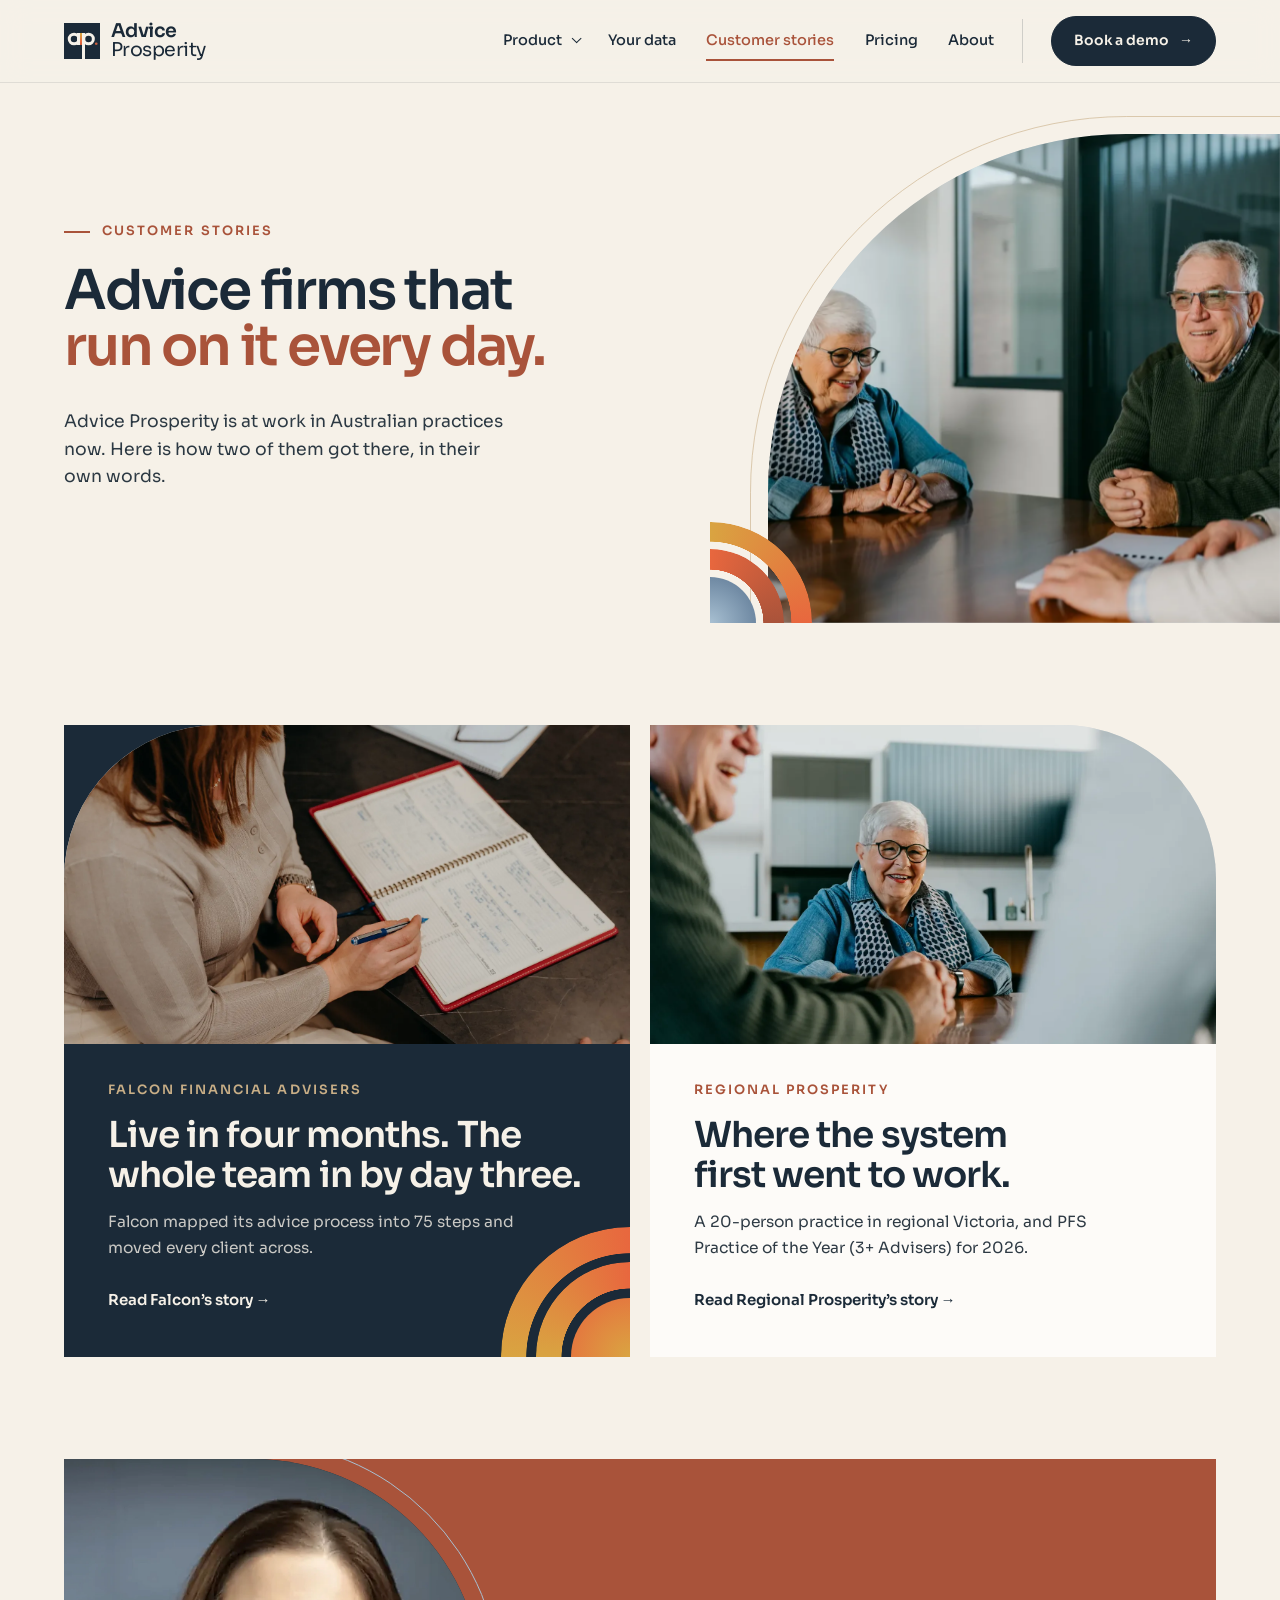
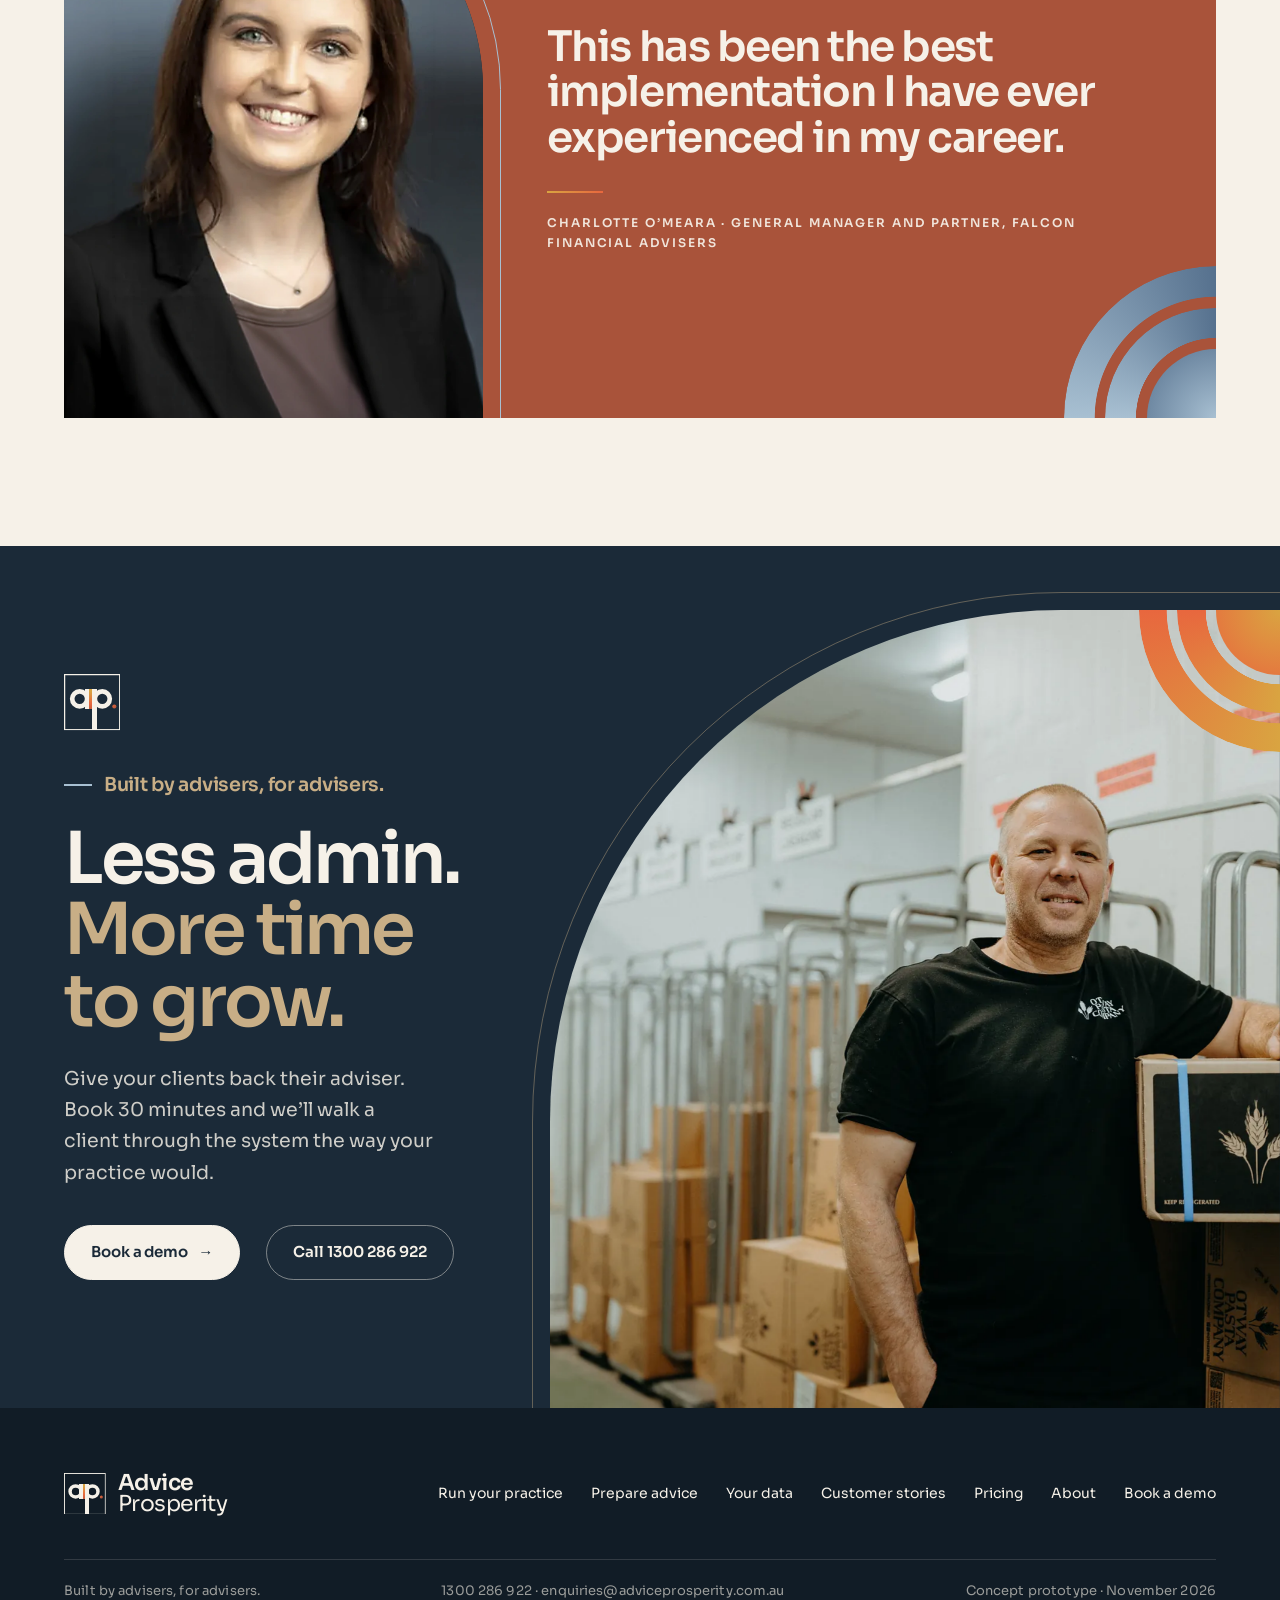
<file: customers.html>
<!DOCTYPE html>
<html lang="en-AU">
<head>
<meta charset="UTF-8">
<meta name="viewport" content="width=device-width, initial-scale=1.0">
<title>Customer stories — Advice Prosperity</title>
<link rel="icon" href="assets/favicon.svg" type="image/svg+xml">
<meta name="description" content="How Australian advice firms put Advice Prosperity to work, in their own words.">
<meta property="og:title" content="Customer stories — Advice Prosperity">
<meta property="og:description" content="How Australian advice firms put Advice Prosperity to work, in their own words.">
<meta property="og:image" content="https://adviceprosperity.com.au/assets/share.jpg">
<meta property="og:url" content="https://adviceprosperity.com.au/customers.html">
<meta property="og:type" content="website">
<meta name="twitter:card" content="summary_large_image">
<link rel="stylesheet" href="assets/site.css">
</head>
<body>
<svg width="0" height="0" style="position:absolute" aria-hidden="true">
<linearGradient id="apD" x1="0" y1="0" x2="1" y2="1"><stop offset="0" stop-color="#E8673E"/><stop offset="1" stop-color="#A9533A"/></linearGradient>
<linearGradient id="apSw" gradientUnits="userSpaceOnUse" x1="0" y1="31" x2="0" y2="73"><stop offset="0" stop-color="#D9A441"/><stop offset=".5" stop-color="#E8673E"/><stop offset="1" stop-color="#A9533A"/></linearGradient>
<symbol id="ap-icon" viewBox="0 0 100 100"><clipPath id="apClip"><rect width="100" height="100"/></clipPath><rect width="100" height="100" shape-rendering="crispEdges" style="fill:var(--ait,#1B2A38)"/><g clip-path="url(#apClip)"><rect width="100" height="100" style="fill:none;stroke:var(--apk,none);stroke-width:var(--apkw,4.4px)"/></g><g transform="translate(45.266925 1) scale(0.83)"><circle cx="-21.0" cy="52.0" r="16.0" fill="none" style="stroke:var(--apm,#F6F1E8)" stroke-width="10"/><circle cx="27.4" cy="52.0" r="16.0" fill="none" style="stroke:var(--apm,#F6F1E8)" stroke-width="10"/><circle cx="53.20" cy="68.2" r="4.4" style="fill:var(--apd,url(#apD))"/></g><rect x="36.966925" y="26.73" width="8.3" height="34.86" shape-rendering="crispEdges" style="fill:var(--apm,#F6F1E8)"/><rect x="45.266925" y="26.73" width="5.312" height="34.86" shape-rendering="crispEdges" style="fill:var(--aps,url(#apSw))"/><rect x="50.578925" y="26.73" width="8.3" height="73.27" shape-rendering="crispEdges" style="fill:var(--apm,#F6F1E8)"/></symbol>
</svg>

<header class="nav" id="nav">
  <div class="wrap">
    <a class="lk" href="index.html" aria-label="Advice Prosperity, home"><svg class="ic" viewBox="0 0 100 100" aria-hidden="true"><use href="#ap-icon"/></svg><span class="wd"><b>Advice</b><br>Prosperity</span></a>
    <nav aria-label="Main" id="menu"><ul>
      <li class="has-sub"><a href="command-centre.html" data-nav="product">Product</a>
        <ul class="sub">
          <li><a href="command-centre.html">Run your practice<small>Every client and every piece of advice, on one board</small></a></li>
          <li><a href="advice-engine.html">Prepare advice<small>File notes to SOA request packs, ready to approve</small></a></li>
        </ul>
      </li>
      <li><a href="index.html#data" data-nav="data">Your data</a></li>
      <li><a href="customers.html" data-nav="customers" aria-current="page">Customer stories</a></li>
      <li><a href="index.html#pricing" data-nav="pricing">Pricing</a></li>
      <li><a href="index.html#about" data-nav="about">About</a></li>
    </ul></nav>
    <button class="nav-toggle" aria-expanded="false" aria-controls="menu">Menu</button>
    <a class="btn sm dark" href="demo.html">Book a demo</a>
  </div>
</header>

<main id="top">
<section class="phero">
  <div class="wrap"><div class="phero-tx">
    <div class="eyebrow rv">Customer stories</div>
    <h1 class="rv">Advice firms that<span>run on it every day.</span></h1>
    <p class="lede rv">Advice Prosperity is at work in Australian practices now. Here is how two of them got there, in their own words.</p>
  </div></div>
  <div class="phero-photo" style="--pos:30% center"><img src="assets/photos/p37.webp" alt="Clients talking with their adviser across a table" fetchpriority="high"></div>
  <div class="arcset bl"><div class="arc ring o-bl g-brass-maple"></div><div class="arc ring o-bl"></div><div class="arc o-bl g-overcast-workshirt"></div></div>
</section>

<section class="sec">
  <div class="wrap">
    <div class="cust">
      <a class="feat rv" href="falcon.html">
        <div class="cust-ph"><img src="assets/photos/p-folio.webp" alt="An adviser working through a client file" loading="lazy"></div>
        <div class="k">Falcon Financial Advisers</div>
        <h3>Live in four months. The whole team in by day three.</h3>
        <p>Falcon mapped its advice process into 75 steps and moved every client across.</p>
        <div class="go">Read Falcon&rsquo;s story &rarr;</div>
        <div class="arcset br"><div class="arc ring o-br g-brass-maple"></div><div class="arc ring o-br g-brass-maple"></div><div class="arc o-br g-brass-maple"></div></div>
      </a>
      <a class="rv" style="--d:.08s" href="regional-prosperity.html">
        <div class="cust-ph" style="--pos:center 30%"><img src="assets/photos/p42.webp" alt="A client smiling across the table in a review meeting" loading="lazy"></div>
        <div class="k">Regional Prosperity</div>
        <h3>Where the system first went to work.</h3>
        <p>A 20-person practice in regional Victoria, and PFS Practice of the Year (3+ Advisers) for 2026.</p>
        <div class="go">Read Regional Prosperity&rsquo;s story &rarr;</div>
      </a>
    </div>
  </div>
</section>

<section class="proof" style="padding-top:0">
  <div class="wrap">
    <div class="vq rv">
      <p>This has been the best implementation I have ever experienced in my career.</p>
      <div class="by">Charlotte O&rsquo;Meara &middot; General Manager and Partner, Falcon Financial Advisers</div>
      <div class="vq-ph"><img src="assets/photos/charlotte.webp" alt="Charlotte O&rsquo;Meara, General Manager and Partner, Falcon Financial Advisers" loading="lazy"></div>
      <div class="arcset br"><div class="arc ring o-br g-overcast-workshirt"></div><div class="arc ring o-br g-overcast-workshirt"></div><div class="arc o-br g-overcast-workshirt"></div></div>
    </div>
  </div>
</section>
<!-- ================= CLOSE ================= -->
<section class="close" id="demo">
  <div class="wrap">
    <div class="close-tx">
      <svg class="close-ic rv" viewBox="0 0 100 100" aria-hidden="true"><use href="#ap-icon"/></svg>
      <p class="tagline light rv">Built by advisers, for advisers.</p>
      <h2 class="rv">Less admin. <span>More time to grow.</span></h2>
      <p class="rv">Give your clients back their adviser.<br>Book 30 minutes and we&rsquo;ll walk a client through the system the way your practice would.</p>
      <div class="cta rv"><a class="btn on-dark" href="demo.html">Book a demo</a><a class="tel" href="tel:1300286922">Call 1300 286 922</a></div>
    </div>
    <div class="close-ph">
      <div class="ph"><img src="assets/photos/close-customers.webp" alt="A business owner smiling in his warehouse" loading="lazy" style="object-position:42% 40%"></div>
      <div class="arcset tr g-brass-maple close-arc"><div class="arc ring o-tr"></div><div class="arc ring o-tr"></div><div class="arc o-tr"></div></div>
    </div>
  </div>
</section>
</main>

<footer>
  <div class="wrap">
    <div class="ft-top">
      <a class="lk dark" href="index.html" aria-label="Advice Prosperity, home"><svg class="ic" viewBox="0 0 100 100" aria-hidden="true"><use href="#ap-icon"/></svg><span class="wd"><b>Advice</b><br>Prosperity</span></a>
      <nav aria-label="Footer"><ul>
        <li><a href="command-centre.html">Run your practice</a></li>
        <li><a href="advice-engine.html">Prepare advice</a></li>
        <li><a href="index.html#data">Your data</a></li>
        <li><a href="customers.html">Customer stories</a></li>
        <li><a href="index.html#pricing">Pricing</a></li>
        <li><a href="index.html#about">About</a></li>
        <li><a href="demo.html">Book a demo</a></li>
      </ul></nav>
    </div>
    <div class="ft-base">
      <span>Built by advisers, for advisers.</span>
      <span><a href="tel:1300286922">1300 286 922</a> &middot; <a href="mailto:enquiries@adviceprosperity.com.au">enquiries@adviceprosperity.com.au</a></span>
      <span>Concept prototype &middot; November 2026</span>
    </div>
  </div>
</footer>

<script src="assets/site.js"></script>
</body>
</html>
</file>
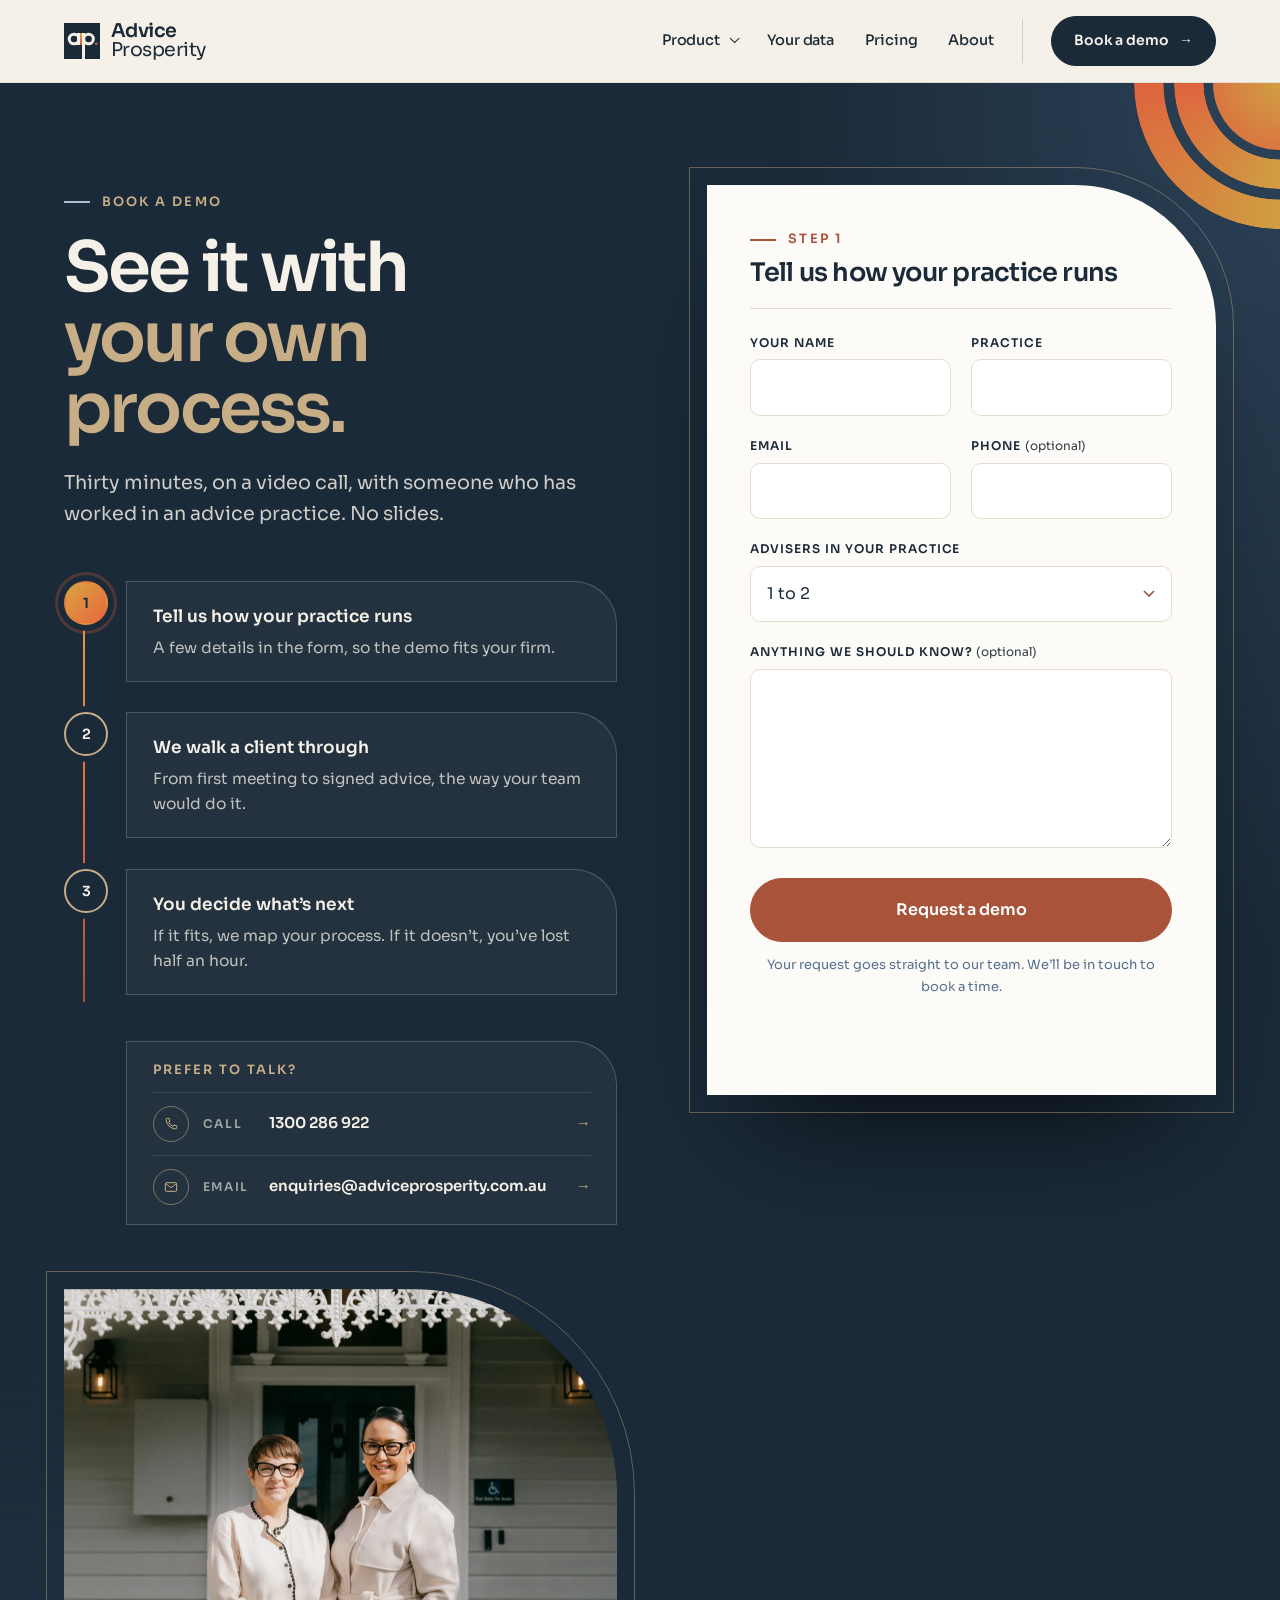
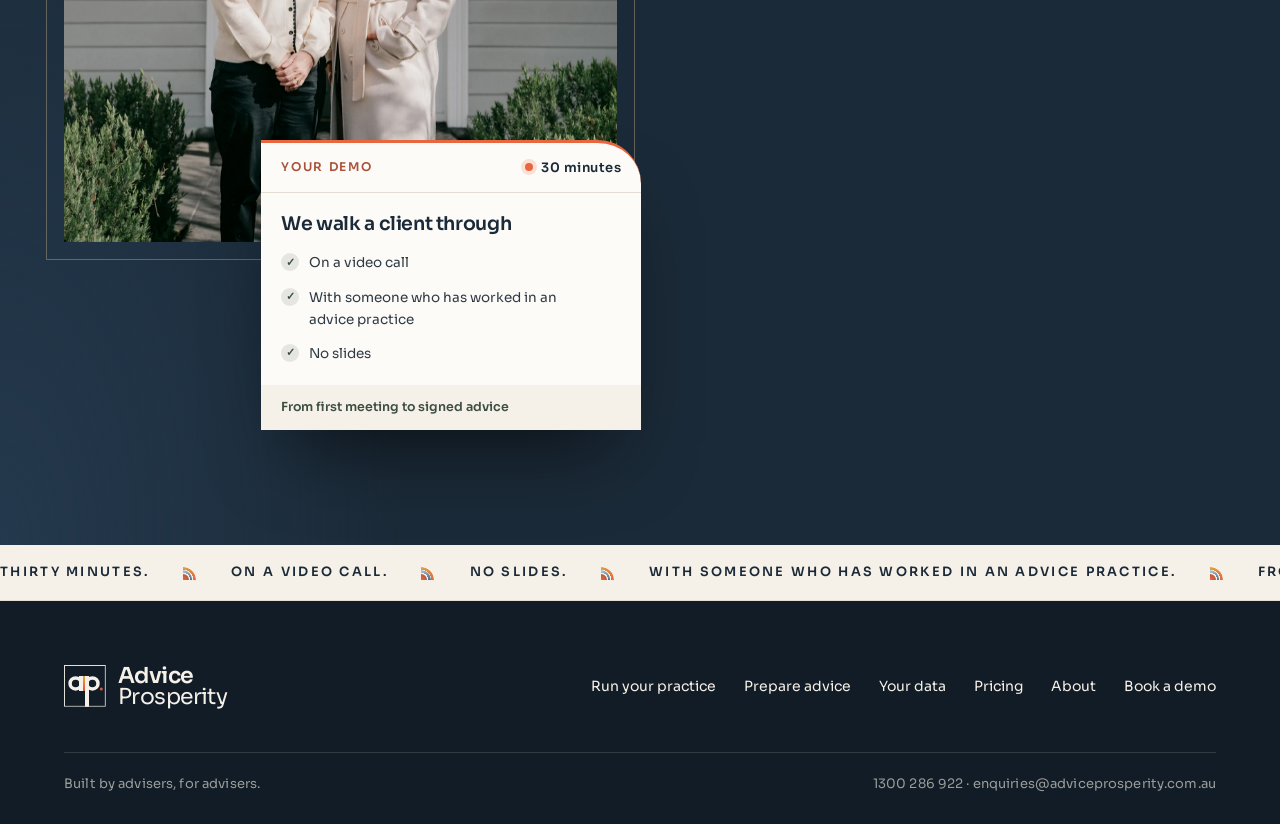
<file: demo.html>
<!DOCTYPE html>
<html lang="en-AU">
<head>
<meta charset="UTF-8">
<meta name="viewport" content="width=device-width, initial-scale=1.0">
<title>Book a demo — Advice Prosperity</title>
<link rel="icon" href="assets/favicon.svg" type="image/svg+xml">
<meta name="description" content="Thirty minutes with someone who has worked in an advice practice. See Advice Prosperity with your own process.">
<meta property="og:title" content="Book a demo — Advice Prosperity">
<meta property="og:description" content="Thirty minutes with someone who has worked in an advice practice. See Advice Prosperity with your own process.">
<meta property="og:image" content="https://adviceprosperity.com.au/assets/share.jpg">
<meta property="og:url" content="https://adviceprosperity.com.au/demo.html">
<meta property="og:type" content="website">
<meta name="twitter:card" content="summary_large_image">
<link rel="stylesheet" href="assets/site.css?v=202611270809">
</head>
<body>
<svg width="0" height="0" style="position:absolute" aria-hidden="true">
<linearGradient id="apD" x1="0" y1="0" x2="1" y2="1"><stop offset="0" stop-color="#E8673E"/><stop offset="1" stop-color="#A9533A"/></linearGradient>
<linearGradient id="apSw" gradientUnits="userSpaceOnUse" x1="0" y1="31" x2="0" y2="73"><stop offset="0" stop-color="#D9A441"/><stop offset=".5" stop-color="#E8673E"/><stop offset="1" stop-color="#A9533A"/></linearGradient>
<symbol id="ap-icon" viewBox="0 0 100 100"><clipPath id="apClip"><rect width="100" height="100"/></clipPath><rect width="100" height="100" shape-rendering="crispEdges" style="fill:var(--ait,#1B2A38)"/><g clip-path="url(#apClip)"><rect width="100" height="100" style="fill:none;stroke:var(--apk,none);stroke-width:var(--apkw,4.4px)"/></g><g transform="translate(45.266925 1) scale(0.83)"><circle cx="-21.0" cy="52.0" r="16.0" fill="none" style="stroke:var(--apm,#F6F1E8)" stroke-width="10"/><circle cx="27.4" cy="52.0" r="16.0" fill="none" style="stroke:var(--apm,#F6F1E8)" stroke-width="10"/><circle cx="53.20" cy="68.2" r="4.4" style="fill:var(--apd,url(#apD))"/></g><rect x="36.966925" y="26.73" width="8.3" height="34.86" shape-rendering="crispEdges" style="fill:var(--apm,#F6F1E8)"/><rect x="45.266925" y="26.73" width="5.312" height="34.86" shape-rendering="crispEdges" style="fill:var(--aps,url(#apSw))"/><rect x="50.578925" y="26.73" width="8.3" height="73.27" shape-rendering="crispEdges" style="fill:var(--apm,#F6F1E8)"/></symbol>
</svg>

<header class="nav" id="nav">
  <div class="wrap">
    <a class="lk" href="index.html" aria-label="Advice Prosperity, home"><svg class="ic" viewBox="0 0 100 100" aria-hidden="true"><use href="#ap-icon"/></svg><span class="wd"><b>Advice</b><br>Prosperity</span></a>
    <nav aria-label="Main" id="menu"><ul>
      <li class="has-sub"><a href="command-centre.html" data-nav="product">Product</a>
        <ul class="sub">
          <li><a href="command-centre.html">Run your practice<small>Every client and every piece of advice, on one board</small></a></li>
          <li><a href="advice-engine.html">Prepare advice<small>File notes to SOA request packs, ready to approve</small></a></li>
        </ul>
      </li>
      <li><a href="index.html#data" data-nav="data">Your data</a></li>
      <li><a href="pricing.html" data-nav="pricing">Pricing</a></li>
      <li><a href="index.html#about" data-nav="about">About</a></li>
    </ul></nav>
    <button class="nav-toggle" aria-expanded="false" aria-controls="menu">Menu</button>
    <a class="btn sm dark" href="demo.html">Book a demo</a>
  </div>
</header>

<main id="top">
<section class="demo">
  <div class="wrap">
    <div>
      <div class="eyebrow rv">Book a demo</div>
      <h1 class="rv">See it with<span>your own process.</span></h1>
      <p class="lede rv">Thirty minutes, on a video call, with someone who has worked in an advice practice. No slides.</p>
      <ol class="rv">
        <li><div><b>Tell us how your practice runs</b>A few details in the form, so the demo fits your firm.</div></li>
        <li><div><b>We walk a client through</b>From first meeting to signed advice, the way your team would do it.</div></li>
        <li><div><b>You decide what&rsquo;s next</b>If it fits, we map your process. If it doesn&rsquo;t, you&rsquo;ve lost half an hour.</div></li>
      </ol>
      <div class="alt rv">
        <span class="alt-k">Prefer to talk?</span>
        <a class="alt-r" href="tel:1300286922"><i aria-hidden="true"><svg viewBox="0 0 24 24"><path d="M6.6 3.5h2.6l1.3 4.1-2 1.4a12 12 0 0 0 6.5 6.5l1.4-2 4.1 1.3v2.6a2 2 0 0 1-2.2 2A16.5 16.5 0 0 1 4.6 5.7a2 2 0 0 1 2-2.2z" fill="none" stroke="currentColor" stroke-width="1.5" stroke-linejoin="round"/></svg></i><span>Call</span><b>1300 286 922</b></a>
        <a class="alt-r" href="mailto:enquiries@adviceprosperity.com.au"><i aria-hidden="true"><svg viewBox="0 0 24 24"><rect x="3.5" y="5.5" width="17" height="13" rx="2" fill="none" stroke="currentColor" stroke-width="1.5"/><path d="M4 7l8 6 8-6" fill="none" stroke="currentColor" stroke-width="1.5" stroke-linejoin="round"/></svg></i><span>Email</span><b>enquiries@<wbr>adviceprosperity.com.au</b></a>
      </div>
      <figure class="demo-ph rv"><img src="assets/photos/demo-welcome.webp" alt="Two advisers smiling at the front door of their practice" loading="lazy"></figure>
      <div class="dm-invite rv" aria-hidden="true">
        <div class="dm-inv-hd"><span>Your demo</span><em>30 minutes</em></div>
        <b>We walk a client through</b>
        <ul><li>On a video call</li><li>With someone who has worked in an advice practice</li><li>No slides</li></ul>
        <div class="dm-inv-ft">From first meeting to signed advice</div>
      </div>
    </div>
    <form class="form rv" id="demoForm" novalidate>
      <div class="dm-fhd" aria-hidden="true"><span>Step 1</span><b>Tell us how your practice runs</b></div>
      <div class="f"><label for="fName">Your name</label><input id="fName" name="name" autocomplete="name" required></div>
      <div class="f"><label for="fPractice">Practice</label><input id="fPractice" name="practice" autocomplete="organization" required></div>
      <div class="f"><label for="fEmail">Email</label><input id="fEmail" name="email" type="email" autocomplete="email" required></div>
      <div class="f"><label for="fPhone">Phone <i>(optional)</i></label><input id="fPhone" name="phone" type="tel" autocomplete="tel"></div>
      <div class="f w"><label for="fSize">Advisers in your practice</label>
        <select id="fSize" name="advisers"><option>1 to 2</option><option>3 to 5</option><option>6 to 10</option><option>11 to 20</option><option>More than 20</option></select></div>
      <div class="f w"><label for="fNote">Anything we should know? <i>(optional)</i></label><textarea id="fNote" name="note"></textarea></div>
      <div class="hp" aria-hidden="true"><label for="fWebsite">Leave this empty</label><input id="fWebsite" name="website" tabindex="-1" autocomplete="off"></div>
      <div class="act"><button class="btn" type="submit">Request a demo</button><small>Your request goes straight to our team. We&rsquo;ll be in touch to book a time.</small><div class="ts" aria-live="polite"><div class="cf-turnstile" data-sitekey="0x4AAAAAAGSUc087ElOiYEHd" data-theme="light" data-size="flexible" data-appearance="interaction-only" data-before-interactive-callback="apTsShow" data-after-interactive-callback="apTsHide"></div></div></div>
      <div class="msg" id="demoMsg" role="status"></div>
    </form>
  </div>
  <div class="arcset tr g-brass-maple dm-arc" aria-hidden="true"><div class="arc ring o-tr"></div><div class="arc ring o-tr"></div><div class="arc o-tr"></div></div>
</section>
<div class="ticks pp-band" aria-hidden="true"><div class="tick t2"><div class="track"><span>Thirty minutes.</span><i class="ag"><i class="arcset bl"><i class="arc ring o-bl"></i><i class="arc ring o-bl"></i><i class="arc o-bl"></i></i></i><span>On a video call.</span><i class="ag"><i class="arcset bl"><i class="arc ring o-bl"></i><i class="arc ring o-bl"></i><i class="arc o-bl"></i></i></i><span>No slides.</span><i class="ag"><i class="arcset bl"><i class="arc ring o-bl"></i><i class="arc ring o-bl"></i><i class="arc o-bl"></i></i></i><span>With someone who has worked in an advice practice.</span><i class="ag"><i class="arcset bl"><i class="arc ring o-bl"></i><i class="arc ring o-bl"></i><i class="arc o-bl"></i></i></i><span>From first meeting to signed advice.</span><i class="ag"><i class="arcset bl"><i class="arc ring o-bl"></i><i class="arc ring o-bl"></i><i class="arc o-bl"></i></i></i><span>Thirty minutes.</span><i class="ag"><i class="arcset bl"><i class="arc ring o-bl"></i><i class="arc ring o-bl"></i><i class="arc o-bl"></i></i></i><span>On a video call.</span><i class="ag"><i class="arcset bl"><i class="arc ring o-bl"></i><i class="arc ring o-bl"></i><i class="arc o-bl"></i></i></i><span>No slides.</span><i class="ag"><i class="arcset bl"><i class="arc ring o-bl"></i><i class="arc ring o-bl"></i><i class="arc o-bl"></i></i></i><span>With someone who has worked in an advice practice.</span><i class="ag"><i class="arcset bl"><i class="arc ring o-bl"></i><i class="arc ring o-bl"></i><i class="arc o-bl"></i></i></i><span>From first meeting to signed advice.</span><i class="ag"><i class="arcset bl"><i class="arc ring o-bl"></i><i class="arc ring o-bl"></i><i class="arc o-bl"></i></i></i></div></div></div>

</main>

<footer>
  <div class="wrap">
    <div class="ft-top">
      <a class="lk dark" href="index.html" aria-label="Advice Prosperity, home"><svg class="ic" viewBox="0 0 100 100" aria-hidden="true"><use href="#ap-icon"/></svg><span class="wd"><b>Advice</b><br>Prosperity</span></a>
      <nav aria-label="Footer"><ul>
        <li><a href="command-centre.html">Run your practice</a></li>
        <li><a href="advice-engine.html">Prepare advice</a></li>
        <li><a href="index.html#data">Your data</a></li>
        <li><a href="pricing.html">Pricing</a></li>
        <li><a href="index.html#about">About</a></li>
        <li><a href="demo.html">Book a demo</a></li>
      </ul></nav>
    </div>
    <div class="ft-base">
      <span>Built by advisers, for advisers.</span>
      <span><a href="tel:1300286922">1300 286 922</a> &middot; <a href="mailto:enquiries@adviceprosperity.com.au">enquiries@adviceprosperity.com.au</a></span>
    </div>
  </div>
</footer>

<script src="https://challenges.cloudflare.com/turnstile/v0/api.js" async defer></script>
<script src="assets/site.js?v=202611270809"></script>
</body>
</html>
</file>
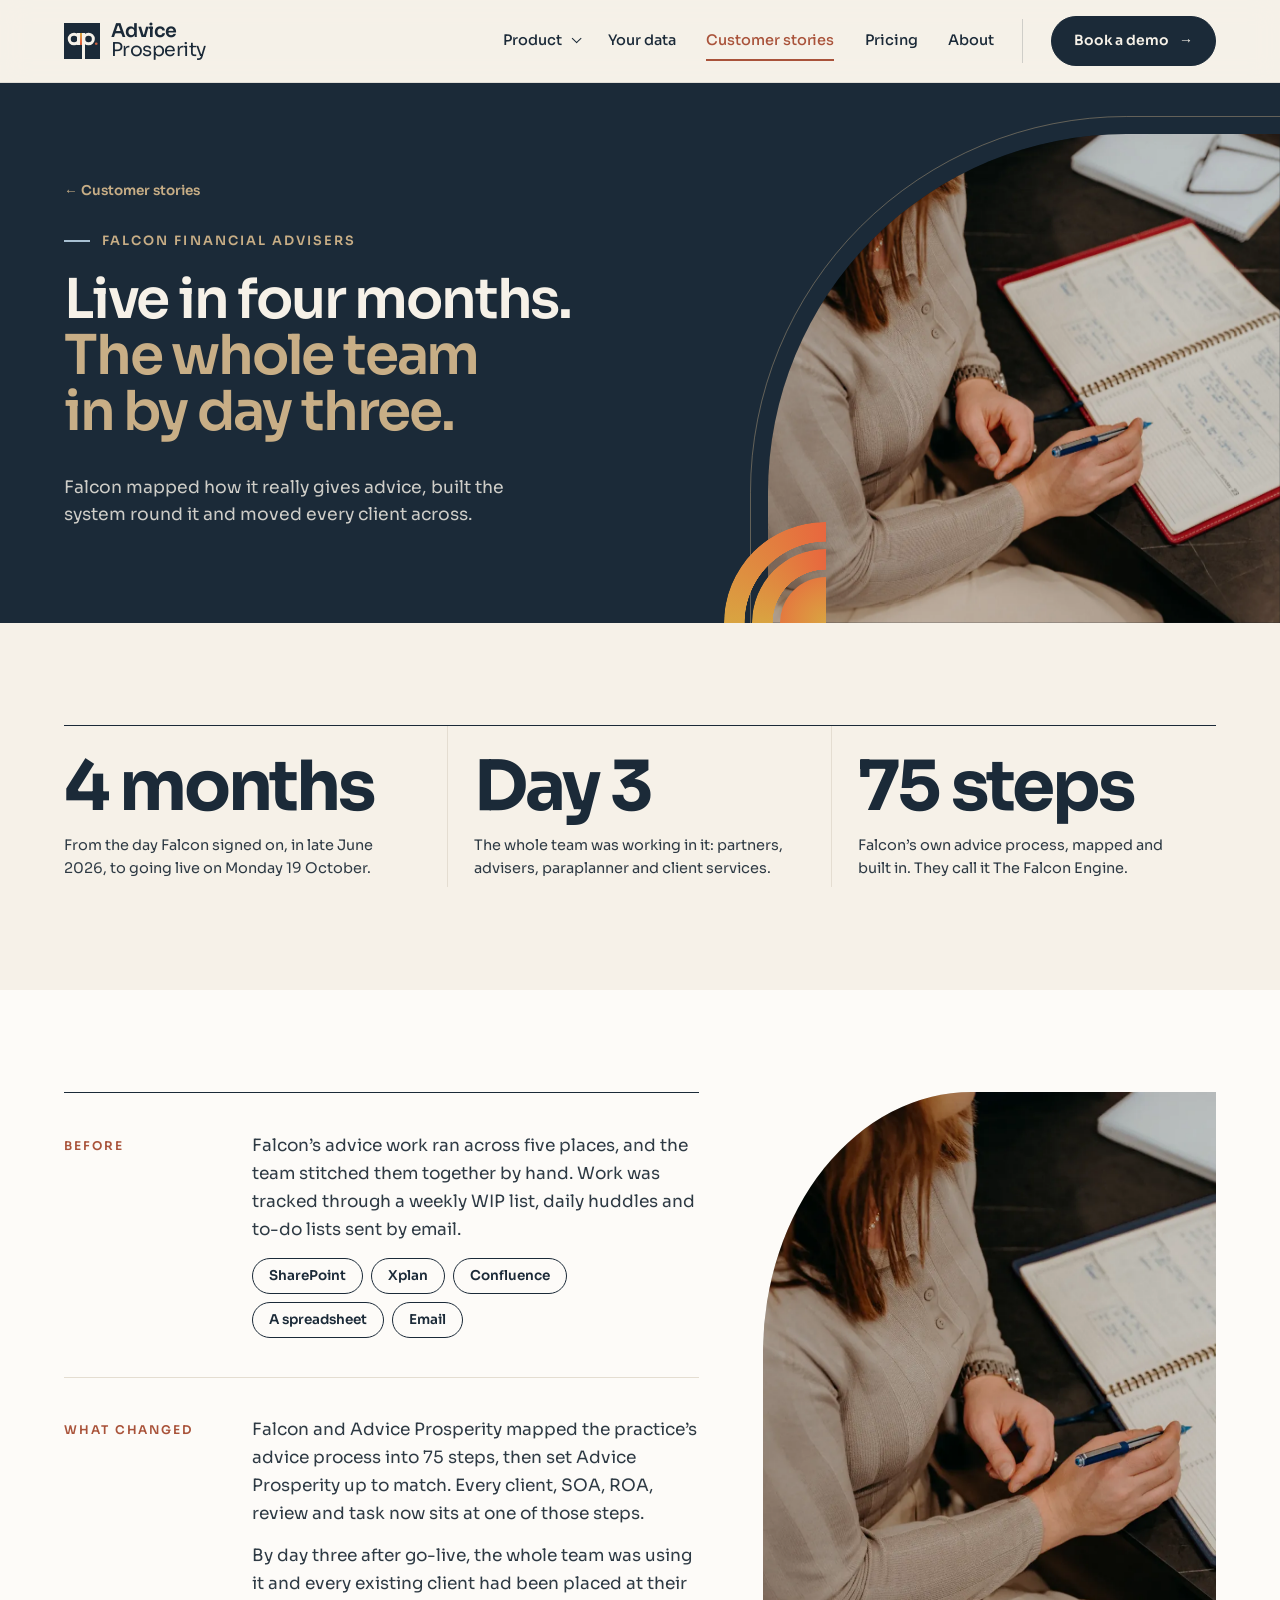
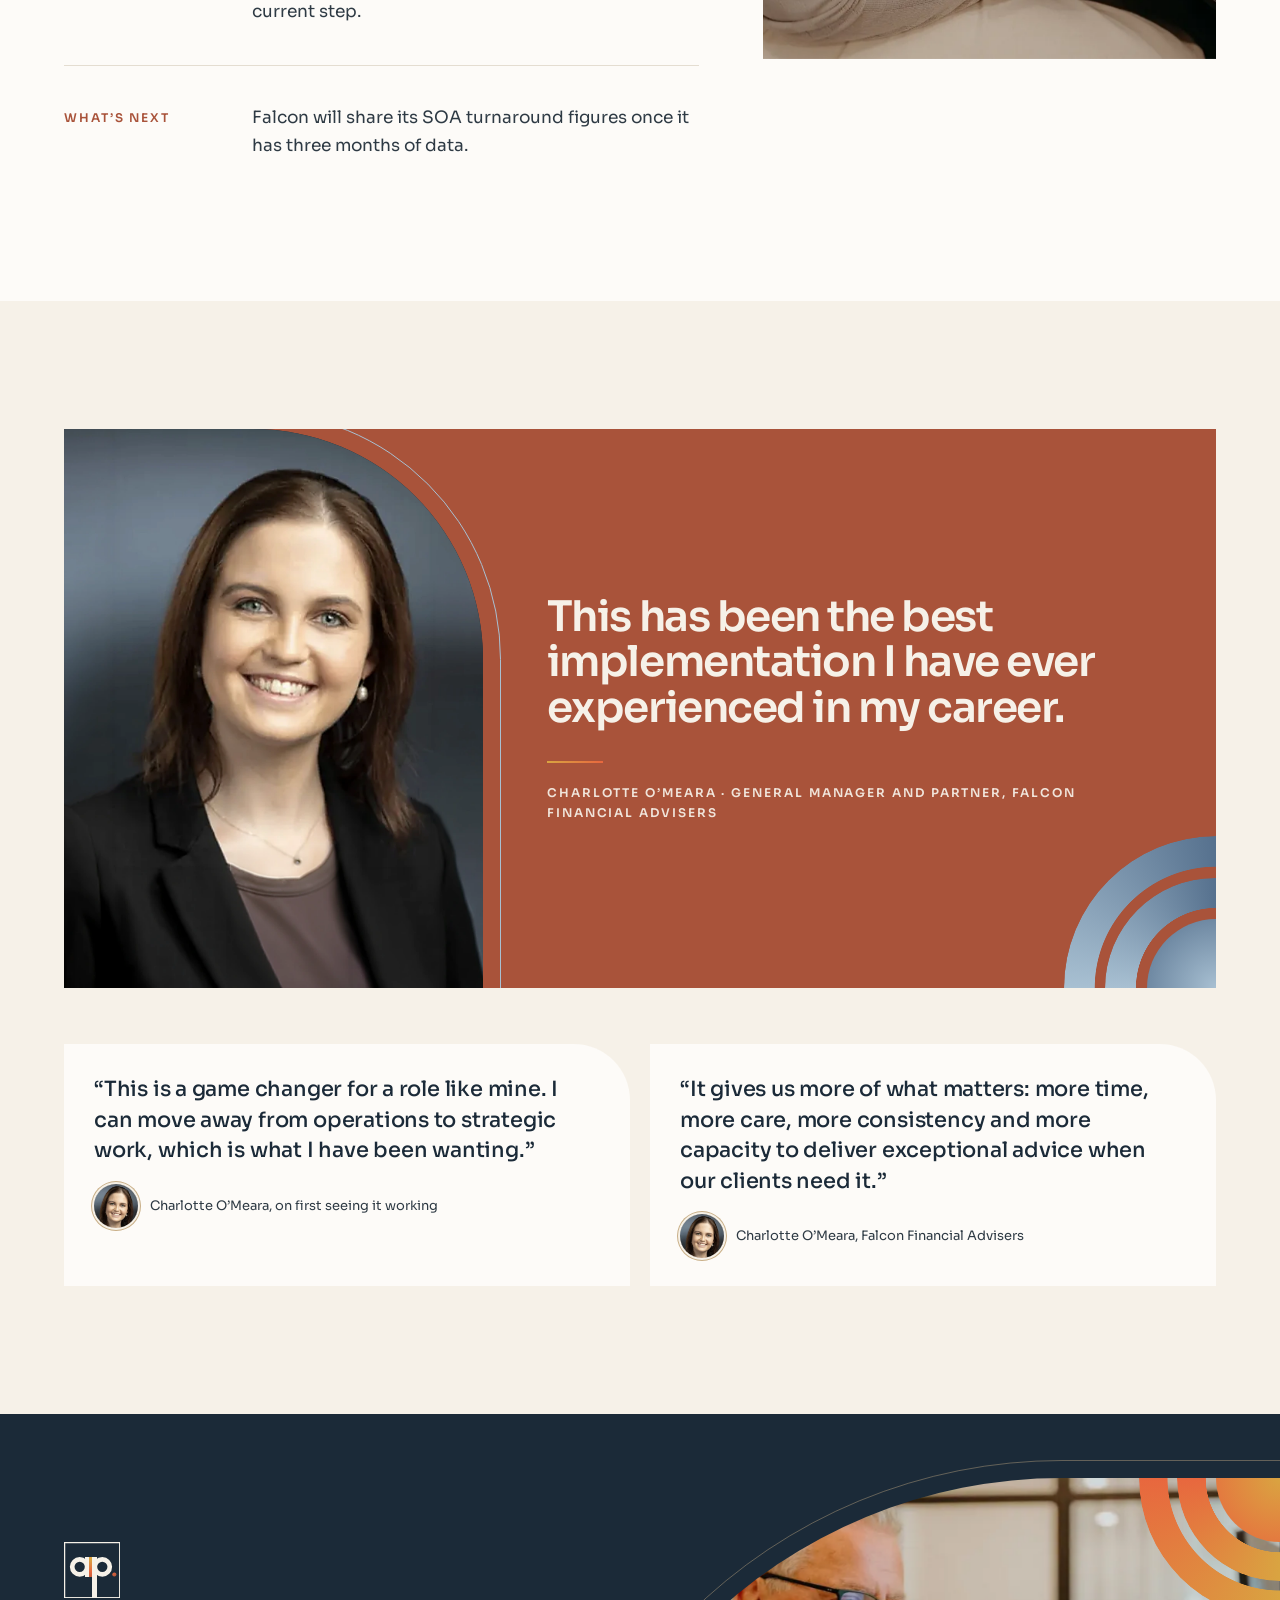
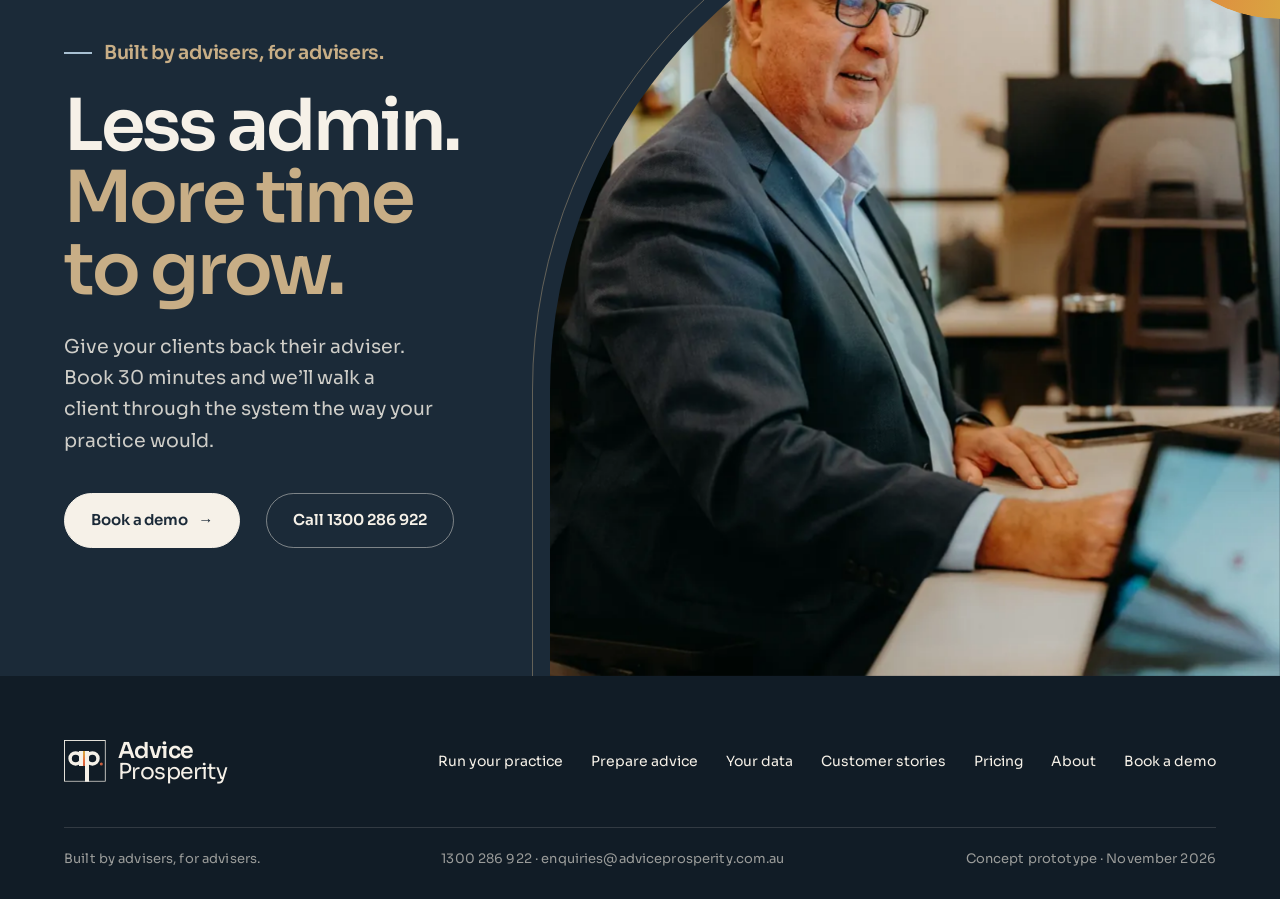
<file: falcon.html>
<!DOCTYPE html>
<html lang="en-AU">
<head>
<meta charset="UTF-8">
<meta name="viewport" content="width=device-width, initial-scale=1.0">
<title>Falcon Financial Advisers — Advice Prosperity</title>
<link rel="icon" href="assets/favicon.svg" type="image/svg+xml">
<meta name="description" content="Falcon mapped its advice process into 75 steps and went live in four months, with the whole team in by day three.">
<meta property="og:title" content="Falcon Financial Advisers — Advice Prosperity">
<meta property="og:description" content="Falcon mapped its advice process into 75 steps and went live in four months, with the whole team in by day three.">
<meta property="og:image" content="https://adviceprosperity.com.au/assets/share.jpg">
<meta property="og:url" content="https://adviceprosperity.com.au/falcon.html">
<meta property="og:type" content="website">
<meta name="twitter:card" content="summary_large_image">
<link rel="stylesheet" href="assets/site.css">
</head>
<body>
<svg width="0" height="0" style="position:absolute" aria-hidden="true">
<linearGradient id="apD" x1="0" y1="0" x2="1" y2="1"><stop offset="0" stop-color="#E8673E"/><stop offset="1" stop-color="#A9533A"/></linearGradient>
<linearGradient id="apSw" gradientUnits="userSpaceOnUse" x1="0" y1="31" x2="0" y2="73"><stop offset="0" stop-color="#D9A441"/><stop offset=".5" stop-color="#E8673E"/><stop offset="1" stop-color="#A9533A"/></linearGradient>
<symbol id="ap-icon" viewBox="0 0 100 100"><clipPath id="apClip"><rect width="100" height="100"/></clipPath><rect width="100" height="100" shape-rendering="crispEdges" style="fill:var(--ait,#1B2A38)"/><g clip-path="url(#apClip)"><rect width="100" height="100" style="fill:none;stroke:var(--apk,none);stroke-width:var(--apkw,4.4px)"/></g><g transform="translate(45.266925 1) scale(0.83)"><circle cx="-21.0" cy="52.0" r="16.0" fill="none" style="stroke:var(--apm,#F6F1E8)" stroke-width="10"/><circle cx="27.4" cy="52.0" r="16.0" fill="none" style="stroke:var(--apm,#F6F1E8)" stroke-width="10"/><circle cx="53.20" cy="68.2" r="4.4" style="fill:var(--apd,url(#apD))"/></g><rect x="36.966925" y="26.73" width="8.3" height="34.86" shape-rendering="crispEdges" style="fill:var(--apm,#F6F1E8)"/><rect x="45.266925" y="26.73" width="5.312" height="34.86" shape-rendering="crispEdges" style="fill:var(--aps,url(#apSw))"/><rect x="50.578925" y="26.73" width="8.3" height="73.27" shape-rendering="crispEdges" style="fill:var(--apm,#F6F1E8)"/></symbol>
</svg>

<header class="nav" id="nav">
  <div class="wrap">
    <a class="lk" href="index.html" aria-label="Advice Prosperity, home"><svg class="ic" viewBox="0 0 100 100" aria-hidden="true"><use href="#ap-icon"/></svg><span class="wd"><b>Advice</b><br>Prosperity</span></a>
    <nav aria-label="Main" id="menu"><ul>
      <li class="has-sub"><a href="command-centre.html" data-nav="product">Product</a>
        <ul class="sub">
          <li><a href="command-centre.html">Run your practice<small>Every client and every piece of advice, on one board</small></a></li>
          <li><a href="advice-engine.html">Prepare advice<small>File notes to SOA request packs, ready to approve</small></a></li>
        </ul>
      </li>
      <li><a href="index.html#data" data-nav="data">Your data</a></li>
      <li><a href="customers.html" data-nav="customers" aria-current="page">Customer stories</a></li>
      <li><a href="index.html#pricing" data-nav="pricing">Pricing</a></li>
      <li><a href="index.html#about" data-nav="about">About</a></li>
    </ul></nav>
    <button class="nav-toggle" aria-expanded="false" aria-controls="menu">Menu</button>
    <a class="btn sm dark" href="demo.html">Book a demo</a>
  </div>
</header>

<main id="top">
<section class="phero dark">
  <div class="wrap"><div class="phero-tx">
    <a class="back rv" href="customers.html">&larr; Customer stories</a><br>
    <div class="eyebrow rv">Falcon Financial Advisers</div>
    <h1 class="rv">Live in four months.<span>The whole team in by day three.</span></h1>
    <p class="lede rv">Falcon mapped how it really gives advice, built the system round it and moved every client across.</p>
  </div></div>
  <div class="phero-photo" style="--pos:40% center"><img src="assets/photos/p-folio.webp" alt="An adviser working through a client file" fetchpriority="high"></div>
  <div class="arcset br"><div class="arc ring o-br g-brass-maple"></div><div class="arc ring o-br g-brass-maple"></div><div class="arc o-br g-brass-maple"></div></div>
</section>

<section class="sec">
  <div class="wrap">
    <div class="facts tight">
      <div class="rv"><b>4 months</b><span>From the day Falcon signed on, in late June 2026, to going live on Monday 19 October.</span></div>
      <div class="rv" style="--d:.08s"><b>Day 3</b><span>The whole team was working in it: partners, advisers, paraplanner and client services.</span></div>
      <div class="rv" style="--d:.16s"><b>75 steps</b><span>Falcon&rsquo;s own advice process, mapped and built in. They call it The Falcon Engine.</span></div>
    </div>
  </div>
</section>

<section class="sec lace">
  <div class="wrap story-wrap">
    <div class="story">
      <div class="st rv">
        <h3>Before</h3>
        <div>
          <p>Falcon&rsquo;s advice work ran across five places, and the team stitched them together by hand. Work was tracked through a weekly WIP list, daily huddles and to-do lists sent by email.</p>
          <ul><li>SharePoint</li><li>Xplan</li><li>Confluence</li><li>A spreadsheet</li><li>Email</li></ul>
        </div>
      </div>
      <div class="st rv">
        <h3>What changed</h3>
        <div>
          <p>Falcon and Advice Prosperity mapped the practice&rsquo;s advice process into 75 steps, then set Advice Prosperity up to match. Every client, SOA, ROA, review and task now sits at one of those steps.</p>
          <p>By day three after go-live, the whole team was using it and every existing client had been placed at their current step.</p>
        </div>
      </div>
      <div class="st rv">
        <h3>What&rsquo;s next</h3>
        <div><p>Falcon will share its SOA turnaround figures once it has three months of data.</p></div>
      </div>
    </div>
    <figure class="story-ph rv"><img src="assets/photos/p14.webp" alt="An adviser taking notes in a client file" loading="lazy" style="--pos:30% center"></figure>
  </div>
</section>

<section class="proof">
  <div class="wrap">
    <div class="vq rv">
      <p>This has been the best implementation I have ever experienced in my career.</p>
      <div class="by">Charlotte O&rsquo;Meara &middot; General Manager and Partner, Falcon Financial Advisers</div>
      <div class="vq-ph"><img src="assets/photos/charlotte.webp" alt="Charlotte O&rsquo;Meara, General Manager and Partner, Falcon Financial Advisers" loading="lazy"></div>
      <div class="arcset br"><div class="arc ring o-br g-overcast-workshirt"></div><div class="arc ring o-br g-overcast-workshirt"></div><div class="arc o-br g-overcast-workshirt"></div></div>
    </div>
    <div class="q2">
      <figure class="rv"><blockquote>&ldquo;This is a game changer for a role like mine. I can move away from operations to strategic work, which is what I have been wanting.&rdquo;</blockquote><figcaption><img class="av" src="assets/photos/charlotte-sm.webp" alt="" loading="lazy"><span>Charlotte O&rsquo;Meara, on first seeing it working</span></figcaption></figure>
      <figure class="rv" style="--d:.08s"><blockquote>&ldquo;It gives us more of what matters: more time, more care, more consistency and more capacity to deliver exceptional advice when our clients need it.&rdquo;</blockquote><figcaption><img class="av" src="assets/photos/charlotte-sm.webp" alt="" loading="lazy"><span>Charlotte O&rsquo;Meara, Falcon Financial Advisers</span></figcaption></figure>
    </div>
  </div>
</section>
<!-- ================= CLOSE ================= -->
<section class="close" id="demo">
  <div class="wrap">
    <div class="close-tx">
      <svg class="close-ic rv" viewBox="0 0 100 100" aria-hidden="true"><use href="#ap-icon"/></svg>
      <p class="tagline light rv">Built by advisers, for advisers.</p>
      <h2 class="rv">Less admin. <span>More time to grow.</span></h2>
      <p class="rv">Give your clients back their adviser.<br>Book 30 minutes and we&rsquo;ll walk a client through the system the way your practice would.</p>
      <div class="cta rv"><a class="btn on-dark" href="demo.html">Book a demo</a><a class="tel" href="tel:1300286922">Call 1300 286 922</a></div>
    </div>
    <div class="close-ph">
      <div class="ph"><img src="assets/photos/p69.webp" alt="An adviser working at his desk" loading="lazy" style="object-position:25% 30%"></div>
      <div class="arcset tr g-brass-maple close-arc"><div class="arc ring o-tr"></div><div class="arc ring o-tr"></div><div class="arc o-tr"></div></div>
    </div>
  </div>
</section>
</main>

<footer>
  <div class="wrap">
    <div class="ft-top">
      <a class="lk dark" href="index.html" aria-label="Advice Prosperity, home"><svg class="ic" viewBox="0 0 100 100" aria-hidden="true"><use href="#ap-icon"/></svg><span class="wd"><b>Advice</b><br>Prosperity</span></a>
      <nav aria-label="Footer"><ul>
        <li><a href="command-centre.html">Run your practice</a></li>
        <li><a href="advice-engine.html">Prepare advice</a></li>
        <li><a href="index.html#data">Your data</a></li>
        <li><a href="customers.html">Customer stories</a></li>
        <li><a href="index.html#pricing">Pricing</a></li>
        <li><a href="index.html#about">About</a></li>
        <li><a href="demo.html">Book a demo</a></li>
      </ul></nav>
    </div>
    <div class="ft-base">
      <span>Built by advisers, for advisers.</span>
      <span><a href="tel:1300286922">1300 286 922</a> &middot; <a href="mailto:enquiries@adviceprosperity.com.au">enquiries@adviceprosperity.com.au</a></span>
      <span>Concept prototype &middot; November 2026</span>
    </div>
  </div>
</footer>

<script src="assets/site.js"></script>
</body>
</html>
</file>
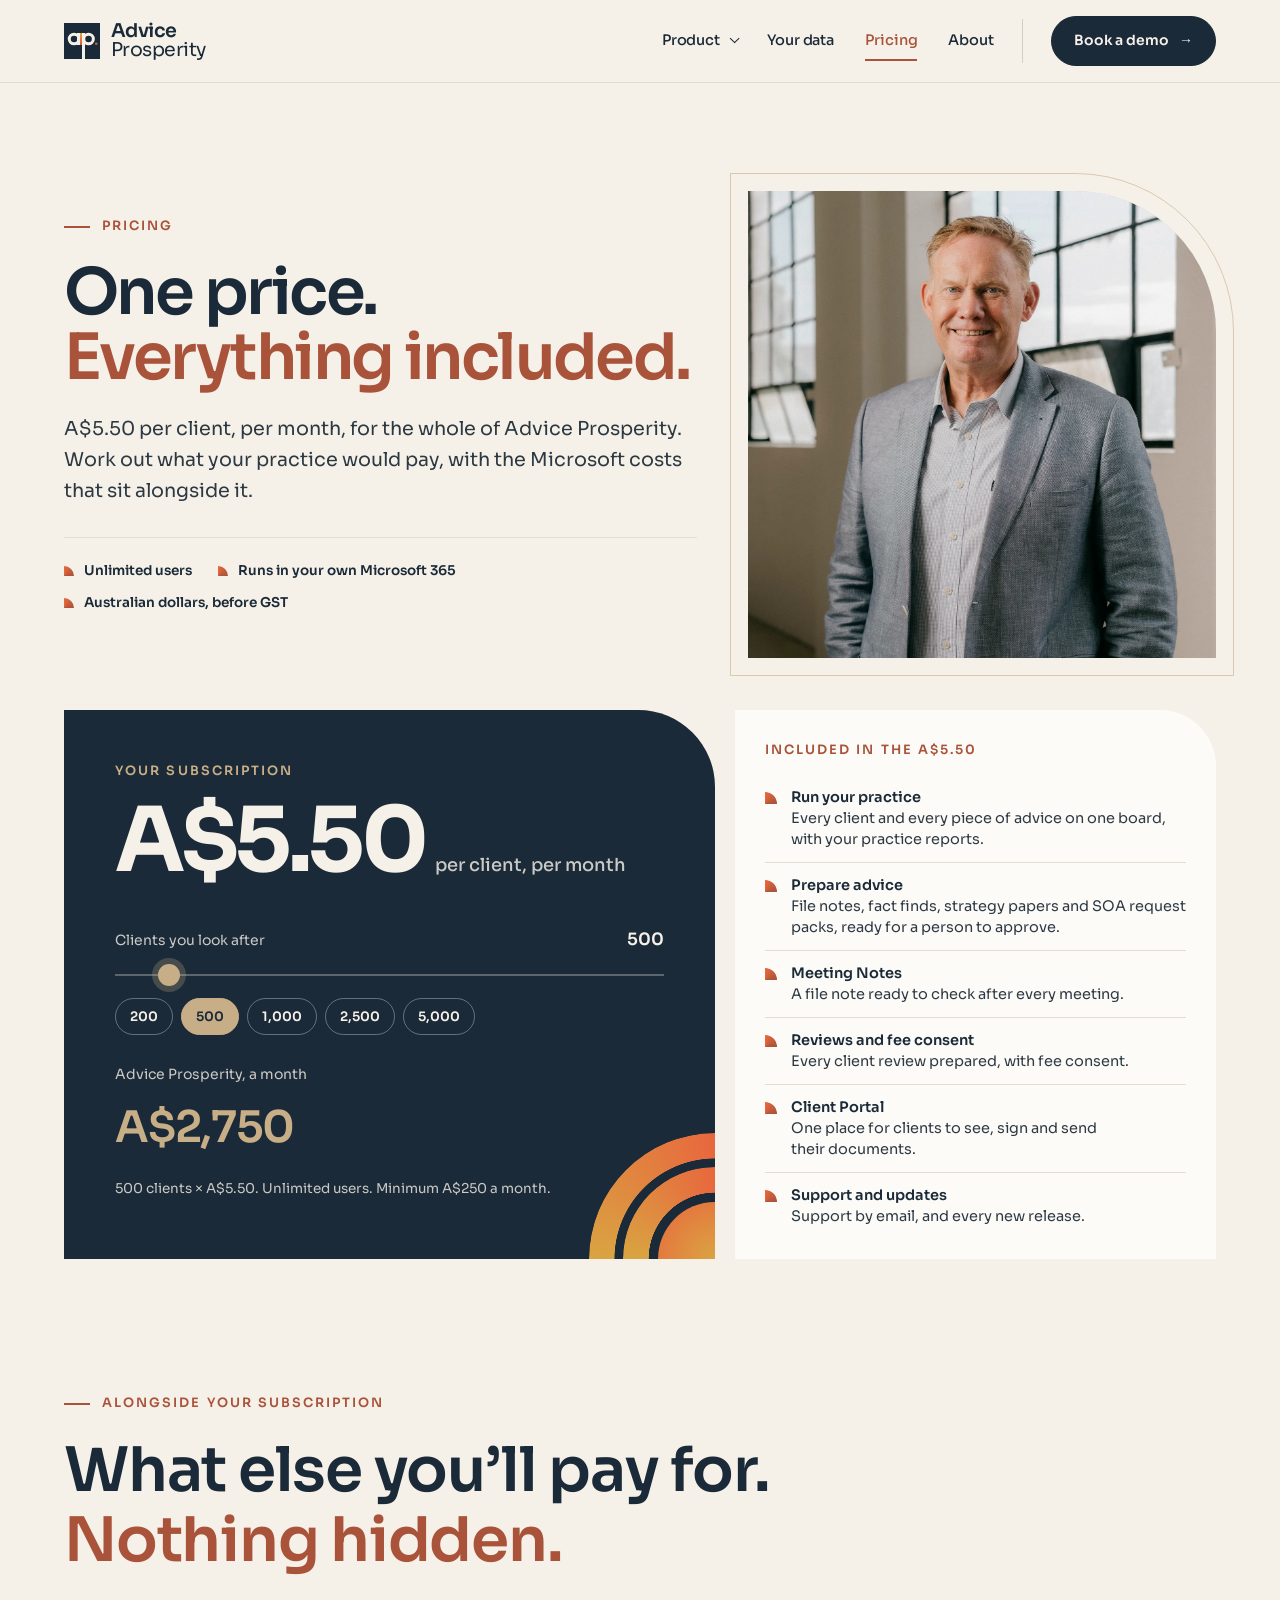
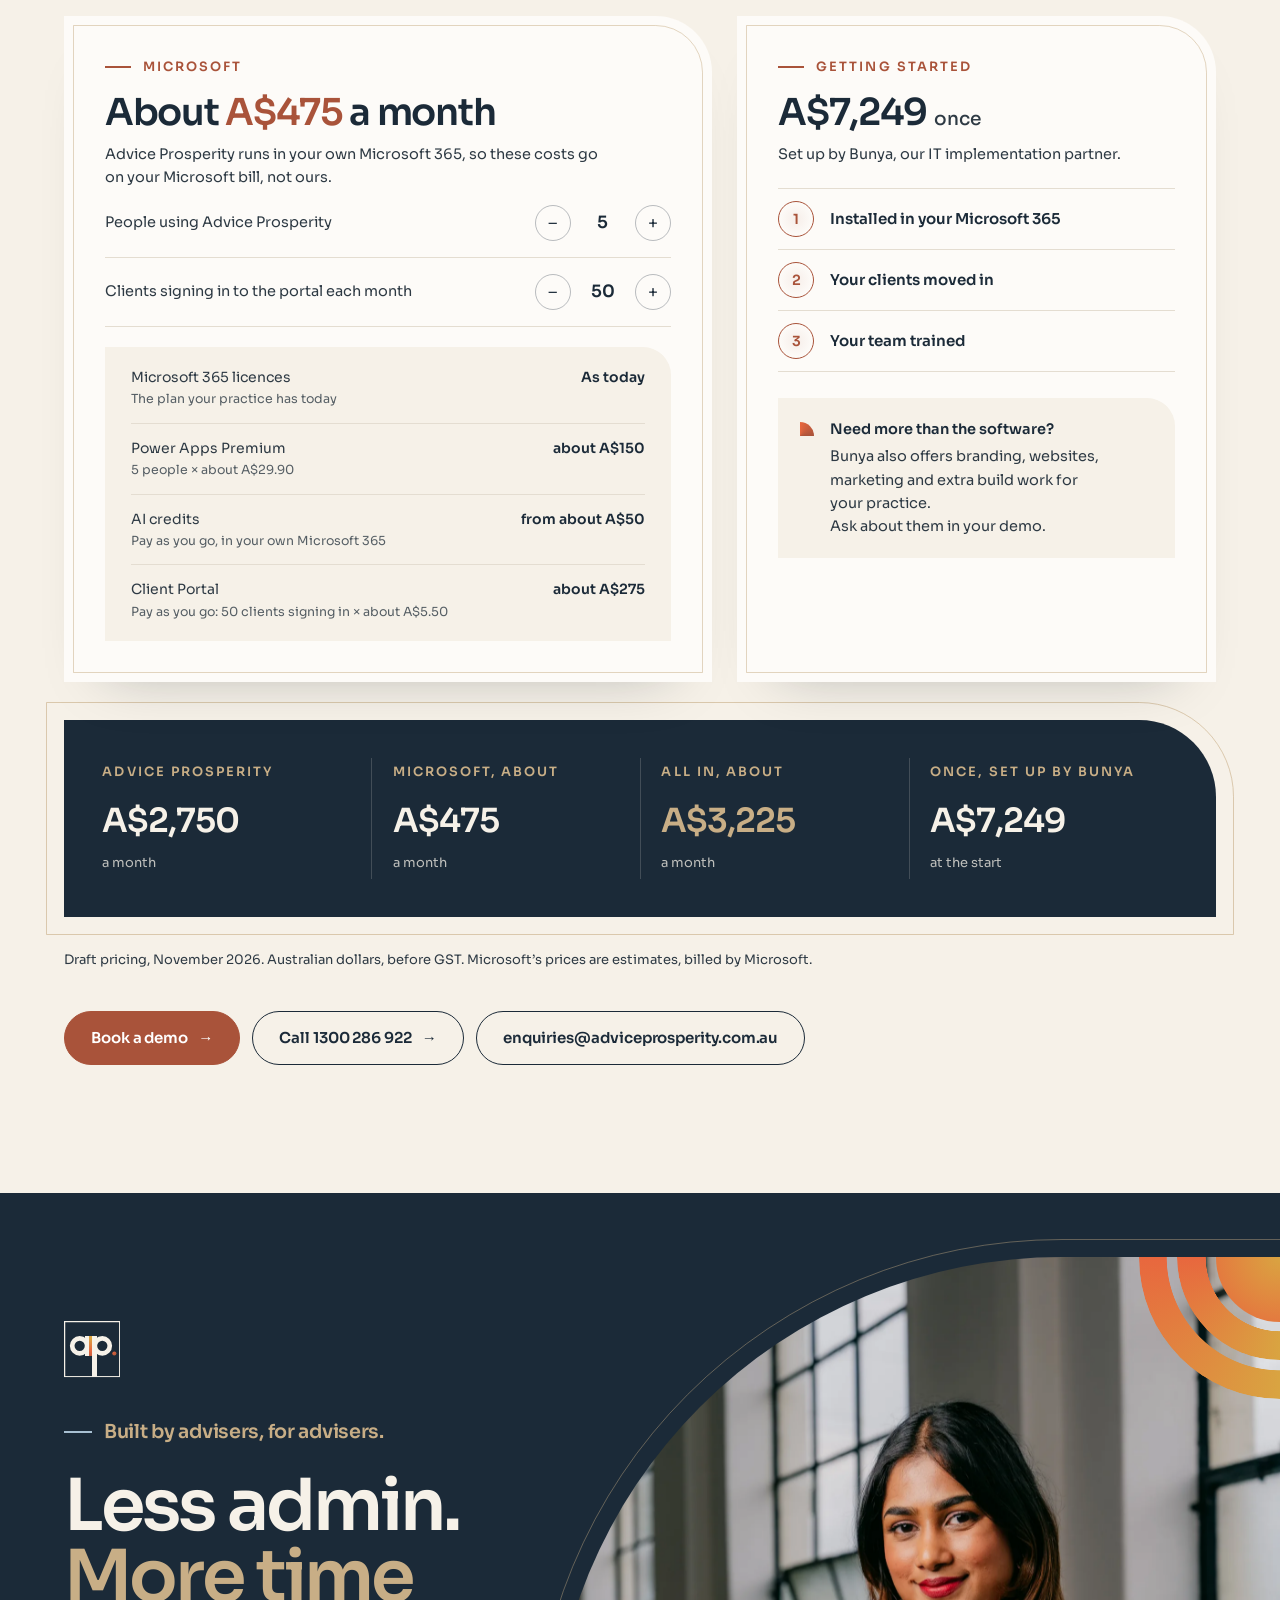
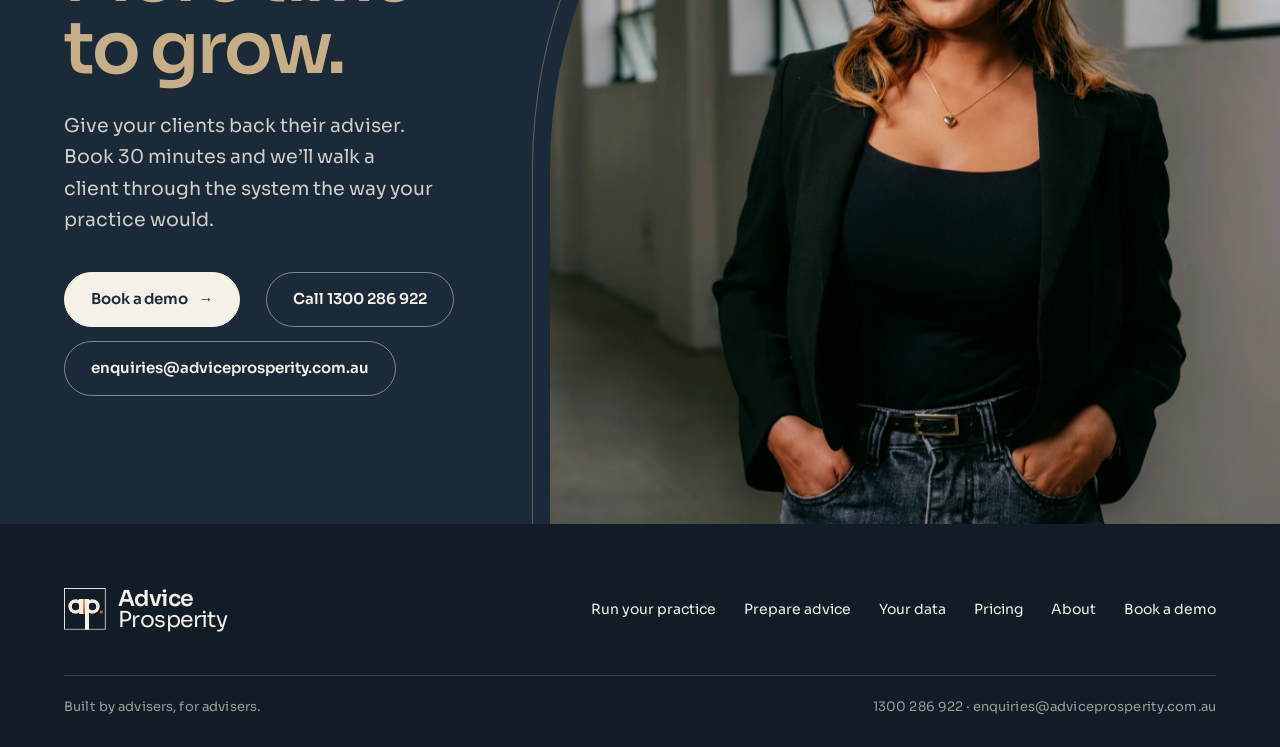
<file: pricing.html>
<!DOCTYPE html>
<html lang="en-AU">
<head>
<meta charset="UTF-8">
<meta name="viewport" content="width=device-width, initial-scale=1.0">
<title>Pricing — Advice Prosperity</title>
<link rel="icon" href="assets/favicon.svg" type="image/svg+xml">
<meta name="description" content="One price for the whole of Advice Prosperity: A$5.50 per client, per month. See what your practice would pay, with the Microsoft costs alongside it.">
<meta property="og:title" content="Pricing — Advice Prosperity">
<meta property="og:description" content="One price for the whole of Advice Prosperity: A$5.50 per client, per month. See what your practice would pay, with the Microsoft costs alongside it.">
<meta property="og:image" content="https://adviceprosperity.com.au/assets/share.jpg">
<meta property="og:url" content="https://adviceprosperity.com.au/pricing.html">
<meta property="og:type" content="website">
<meta name="twitter:card" content="summary_large_image">
<!-- Unlinked until Lee confirms the prices (25 Nov 2026): no menu or footer links point here, and search engines are asked not to list it. -->
<link rel="stylesheet" href="assets/site.css?v=202611270809">
<link rel="stylesheet" href="assets/pricing.css?v=202611270809">
</head>
<body>
<svg width="0" height="0" style="position:absolute" aria-hidden="true">
<linearGradient id="apD" x1="0" y1="0" x2="1" y2="1"><stop offset="0" stop-color="#E8673E"/><stop offset="1" stop-color="#A9533A"/></linearGradient>
<linearGradient id="apSw" gradientUnits="userSpaceOnUse" x1="0" y1="31" x2="0" y2="73"><stop offset="0" stop-color="#D9A441"/><stop offset=".5" stop-color="#E8673E"/><stop offset="1" stop-color="#A9533A"/></linearGradient>
<symbol id="ap-icon" viewBox="0 0 100 100"><clipPath id="apClip"><rect width="100" height="100"/></clipPath><rect width="100" height="100" shape-rendering="crispEdges" style="fill:var(--ait,#1B2A38)"/><g clip-path="url(#apClip)"><rect width="100" height="100" style="fill:none;stroke:var(--apk,none);stroke-width:var(--apkw,4.4px)"/></g><g transform="translate(45.266925 1) scale(0.83)"><circle cx="-21.0" cy="52.0" r="16.0" fill="none" style="stroke:var(--apm,#F6F1E8)" stroke-width="10"/><circle cx="27.4" cy="52.0" r="16.0" fill="none" style="stroke:var(--apm,#F6F1E8)" stroke-width="10"/><circle cx="53.20" cy="68.2" r="4.4" style="fill:var(--apd,url(#apD))"/></g><rect x="36.966925" y="26.73" width="8.3" height="34.86" shape-rendering="crispEdges" style="fill:var(--apm,#F6F1E8)"/><rect x="45.266925" y="26.73" width="5.312" height="34.86" shape-rendering="crispEdges" style="fill:var(--aps,url(#apSw))"/><rect x="50.578925" y="26.73" width="8.3" height="73.27" shape-rendering="crispEdges" style="fill:var(--apm,#F6F1E8)"/></symbol>
</svg>

<header class="nav" id="nav">
  <div class="wrap">
    <a class="lk" href="index.html" aria-label="Advice Prosperity, home"><svg class="ic" viewBox="0 0 100 100" aria-hidden="true"><use href="#ap-icon"/></svg><span class="wd"><b>Advice</b><br>Prosperity</span></a>
    <nav aria-label="Main" id="menu"><ul>
      <li class="has-sub"><a href="command-centre.html" data-nav="product">Product</a>
        <ul class="sub">
          <li><a href="command-centre.html">Run your practice<small>Every client and every piece of advice, on one board</small></a></li>
          <li><a href="advice-engine.html">Prepare advice<small>File notes to SOA request packs, ready to approve</small></a></li>
        </ul>
      </li>
      <li><a href="index.html#data" data-nav="data">Your data</a></li>
      <li><a href="pricing.html" data-nav="pricing" aria-current="page">Pricing</a></li>
      <li><a href="index.html#about" data-nav="about">About</a></li>
    </ul></nav>
    <button class="nav-toggle" aria-expanded="false" aria-controls="menu">Menu</button>
    <a class="btn sm dark" href="demo.html">Book a demo</a>
  </div>
</header>

<main id="top">
<section class="pz-hero">
  <div class="wrap">
    <div class="eyebrow rv">Pricing</div>
    <div class="pz-hero-tx">
      <h1 class="rv">One price.<span>Everything included.</span></h1>
      <p class="lede rv">A$5.50 per client, per month, for the whole of Advice Prosperity.<br>Work out what your practice would pay, with the Microsoft costs that sit alongside it.</p>
      <ul class="pz-facts rv" style="--d:.1s"><li>Unlimited users</li><li>Runs in your own Microsoft&nbsp;365</li><li>Australian dollars, before GST</li></ul>
    </div>
    <div class="pz-ph rv" style="--d:.12s"><img src="assets/photos/pz-hero.webp" alt="An adviser in a grey linen blazer smiling by the studio windows" fetchpriority="high" style="object-position:50% 60%;transform:scale(1.16) translateX(-6.5%)"></div>
  </div>
</section>

<section class="price pz">
  <div class="wrap">
    <div class="price-grid">
      <div class="calc rv">
        <div class="k">Your subscription</div>
        <div class="rate">A$5.50<small>per client, per month</small></div>
        <label for="pzN">Clients you look after <b id="pzNo">500</b></label>
        <input type="range" id="pzN" min="100" max="5000" step="10" value="500">
        <div class="pz-sizes" role="group" aria-label="Quick sizes"><button type="button" data-n="200">200</button><button type="button" data-n="500">500</button><button type="button" data-n="1000">1,000</button><button type="button" data-n="2500">2,500</button><button type="button" data-n="5000">5,000</button></div>
        <div class="out"><span>Advice Prosperity, a month</span><b id="pzSub">A$2,750</b></div>
        <p class="inc" id="pzSum">500 clients &times; A$5.50. Unlimited users. Minimum A$250 a month.</p>
        <div class="arcset br g-brass-maple" style="width:22%"><div class="arc ring o-br"></div><div class="arc ring o-br"></div><div class="arc o-br"></div></div>
      </div>
      <div class="pc pz-inc rv" style="--d:.08s">
        <div class="k">Included in the A$5.50</div>
        <ul>
          <li><b>Run your practice</b>Every client and every piece of advice on one board, with your practice reports.</li>
          <li><b>Prepare advice</b>File notes, fact finds, strategy papers and SOA request packs, ready for a person to approve.</li>
          <li><b>Meeting Notes</b>A file note ready to check after every meeting.</li>
          <li><b>Reviews and fee consent</b>Every client review prepared, with fee consent.</li>
          <li><b>Client Portal</b>One place for clients to see, sign and send their documents.</li>
          <li><b>Support and updates</b>Support by email, and every new release.</li>
        </ul>
      </div>
    </div>
  </div>
</section>

<section class="pz-more">
  <div class="wrap">
    <div class="eyebrow rv">Alongside your subscription</div>
    <h2 class="rv">What else you&rsquo;ll pay for.<span>Nothing hidden.</span></h2>
    <div class="pz-grid">
      <div class="pc pz-ms rv">
        <div class="k">Microsoft</div>
        <div class="v">About <span id="pzMs">A$475</span> a month</div>
        <p>Advice Prosperity runs in your own Microsoft&nbsp;365, so these costs go on your Microsoft bill, not ours.</p>
        <div class="pz-step"><span>People using Advice Prosperity</span><span class="pz-st"><button type="button" data-st="p" data-d="-1" aria-label="Fewer people">&minus;</button><output id="pzP" aria-live="polite">5</output><button type="button" data-st="p" data-d="1" aria-label="More people">+</button></span></div>
        <div class="pz-step"><span>Clients signing in to the portal each month</span><span class="pz-st"><button type="button" data-st="c" data-d="-10" aria-label="Fewer clients">&minus;</button><output id="pzC" aria-live="polite">50</output><button type="button" data-st="c" data-d="10" aria-label="More clients">+</button></span></div>
        <dl class="pz-dl" id="pzMsLines"></dl>
      </div>
      <div class="pc pz-setup rv" style="--d:.08s">
        <div class="k">Getting started</div>
        <div class="v">A$7,249 <small>once</small></div>
        <p>Set up by Bunya, our IT implementation partner.</p>
        <ol class="pz-steps"><li>Installed in your Microsoft&nbsp;365</li><li>Your clients moved in</li><li>Your team trained</li></ol>
        <p class="pz-bunya"><b>Need more than the software?</b> Bunya also offers branding, websites, marketing and extra build work for your practice.<br>Ask about them in your demo.</p>
      </div>
    </div>
    <div class="pz-total rv">
      <div><span>Advice Prosperity</span><b id="pzT1">A$2,750</b><small>a month</small></div>
      <div><span>Microsoft, about</span><b id="pzT2">A$475</b><small>a month</small></div>
      <div class="all"><span>All in, about</span><b id="pzT3">A$3,225</b><small>a month</small></div>
      <div><span>Once, set up by Bunya</span><b>A$7,249</b><small>at the start</small></div>
    </div>
    <p class="price-note">Draft pricing, November 2026. Australian dollars, before GST. Microsoft&rsquo;s prices are estimates, billed by Microsoft.</p>
    <div class="cta-row rv"><a class="btn" href="demo.html">Book a demo</a><a class="btn ghost" href="tel:1300286922">Call 1300 286 922</a><a class="btn ghost pz-mail" href="mailto:enquiries@adviceprosperity.com.au">enquiries@adviceprosperity.com.au</a></div>
  </div>
</section>
<section class="close" id="demo">
  <div class="wrap">
    <div class="close-tx">
      <svg class="close-ic rv" viewBox="0 0 100 100" aria-hidden="true"><use href="#ap-icon"/></svg>
      <p class="tagline light rv">Built by advisers, for advisers.</p>
      <h2 class="rv">Less admin. <span>More time to grow.</span></h2>
      <p class="rv">Give your clients back their adviser.<br>Book 30 minutes and we&rsquo;ll walk a client through the system the way your practice would.</p>
      <div class="cta rv"><a class="btn on-dark" href="demo.html">Book a demo</a><a class="tel" href="tel:1300286922">Call 1300 286 922</a><a class="tel mail" href="mailto:enquiries@adviceprosperity.com.au">enquiries@adviceprosperity.com.au</a></div>
    </div>
    <div class="close-ph">
      <div class="ph"><img src="assets/photos/pz-close.webp" alt="An adviser in a black blazer smiling by the studio windows" loading="lazy" style="object-position:50% 18%"></div>
      <div class="arcset tr g-brass-maple close-arc"><div class="arc ring o-tr"></div><div class="arc ring o-tr"></div><div class="arc o-tr"></div></div>
    </div>
  </div>
</section>
</main>

<footer>
  <div class="wrap">
    <div class="ft-top">
      <a class="lk dark" href="index.html" aria-label="Advice Prosperity, home"><svg class="ic" viewBox="0 0 100 100" aria-hidden="true"><use href="#ap-icon"/></svg><span class="wd"><b>Advice</b><br>Prosperity</span></a>
      <nav aria-label="Footer"><ul>
        <li><a href="command-centre.html">Run your practice</a></li>
        <li><a href="advice-engine.html">Prepare advice</a></li>
        <li><a href="index.html#data">Your data</a></li>
        <li><a href="pricing.html">Pricing</a></li>
        <li><a href="index.html#about">About</a></li>
        <li><a href="demo.html">Book a demo</a></li>
      </ul></nav>
    </div>
    <div class="ft-base">
      <span>Built by advisers, for advisers.</span>
      <span><a href="tel:1300286922">1300 286 922</a> &middot; <a href="mailto:enquiries@adviceprosperity.com.au">enquiries@adviceprosperity.com.au</a></span>
    </div>
  </div>
</footer>

<script src="assets/site.js?v=202611270809"></script>
<script src="assets/pricing.js?v=202611270809"></script>
</body>
</html>
</file>
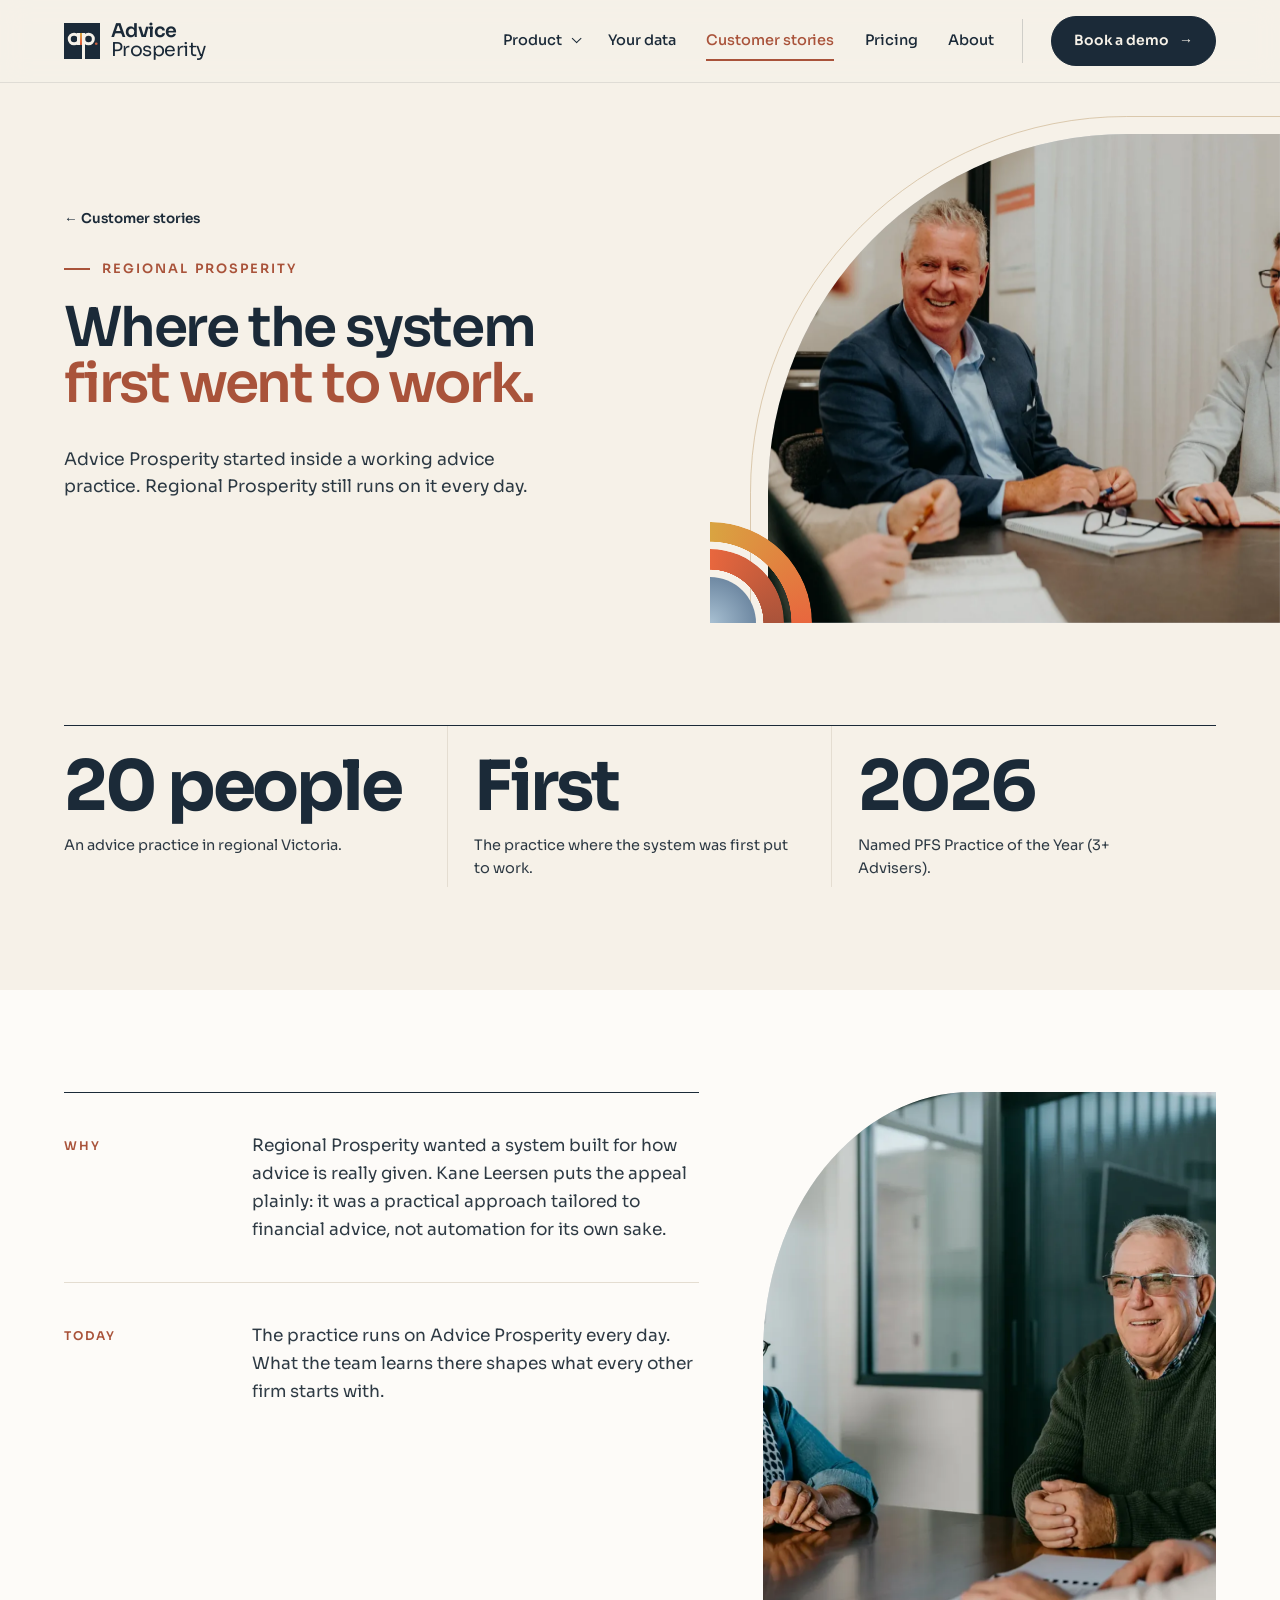
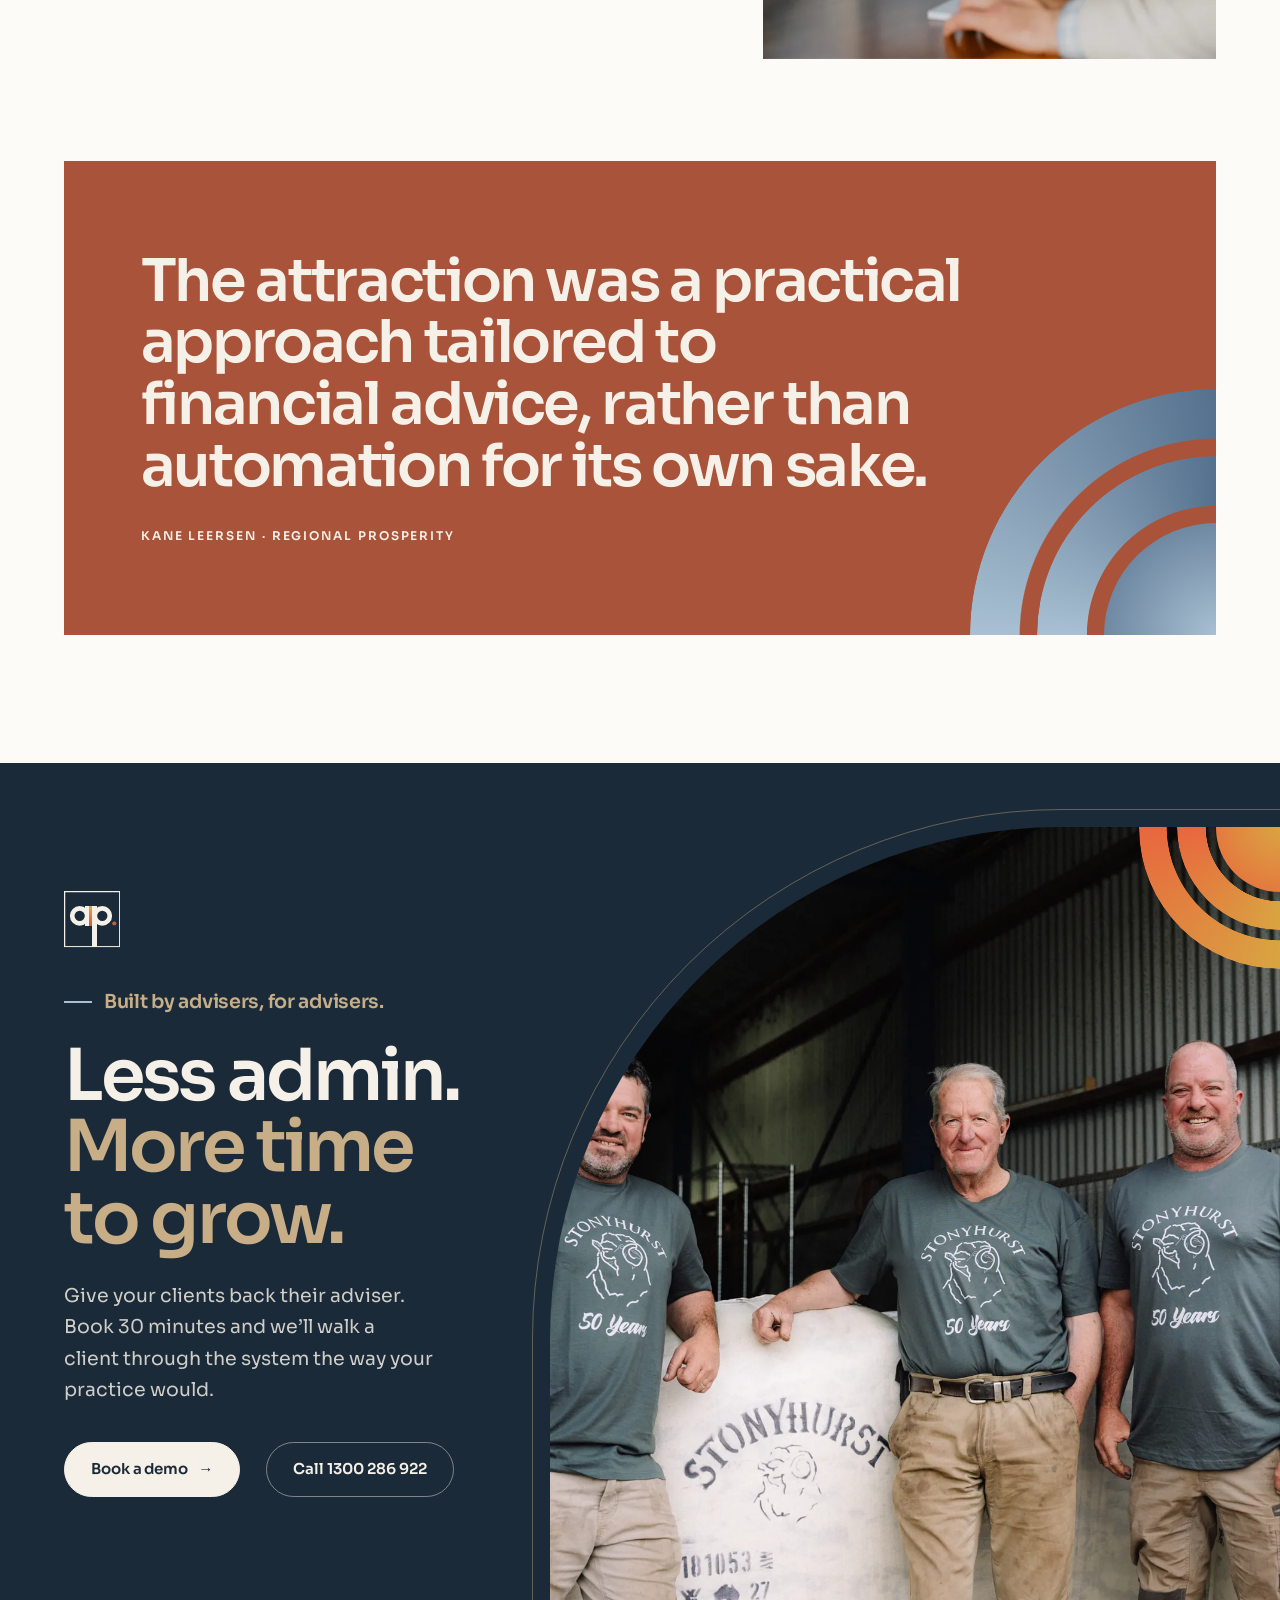
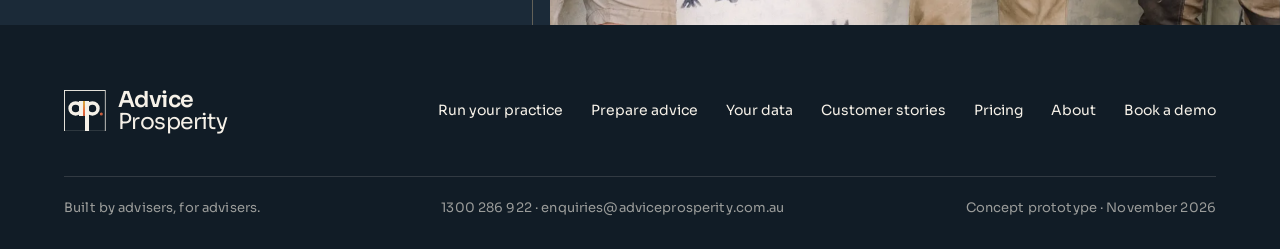
<file: regional-prosperity.html>
<!DOCTYPE html>
<html lang="en-AU">
<head>
<meta charset="UTF-8">
<meta name="viewport" content="width=device-width, initial-scale=1.0">
<title>Regional Prosperity — Advice Prosperity</title>
<link rel="icon" href="assets/favicon.svg" type="image/svg+xml">
<meta name="description" content="The 20-person advice practice in regional Victoria where the system first went to work.">
<meta property="og:title" content="Regional Prosperity — Advice Prosperity">
<meta property="og:description" content="The 20-person advice practice in regional Victoria where the system first went to work.">
<meta property="og:image" content="https://adviceprosperity.com.au/assets/share.jpg">
<meta property="og:url" content="https://adviceprosperity.com.au/regional-prosperity.html">
<meta property="og:type" content="website">
<meta name="twitter:card" content="summary_large_image">
<link rel="stylesheet" href="assets/site.css">
</head>
<body>
<svg width="0" height="0" style="position:absolute" aria-hidden="true">
<linearGradient id="apD" x1="0" y1="0" x2="1" y2="1"><stop offset="0" stop-color="#E8673E"/><stop offset="1" stop-color="#A9533A"/></linearGradient>
<linearGradient id="apSw" gradientUnits="userSpaceOnUse" x1="0" y1="31" x2="0" y2="73"><stop offset="0" stop-color="#D9A441"/><stop offset=".5" stop-color="#E8673E"/><stop offset="1" stop-color="#A9533A"/></linearGradient>
<symbol id="ap-icon" viewBox="0 0 100 100"><clipPath id="apClip"><rect width="100" height="100"/></clipPath><rect width="100" height="100" shape-rendering="crispEdges" style="fill:var(--ait,#1B2A38)"/><g clip-path="url(#apClip)"><rect width="100" height="100" style="fill:none;stroke:var(--apk,none);stroke-width:var(--apkw,4.4px)"/></g><g transform="translate(45.266925 1) scale(0.83)"><circle cx="-21.0" cy="52.0" r="16.0" fill="none" style="stroke:var(--apm,#F6F1E8)" stroke-width="10"/><circle cx="27.4" cy="52.0" r="16.0" fill="none" style="stroke:var(--apm,#F6F1E8)" stroke-width="10"/><circle cx="53.20" cy="68.2" r="4.4" style="fill:var(--apd,url(#apD))"/></g><rect x="36.966925" y="26.73" width="8.3" height="34.86" shape-rendering="crispEdges" style="fill:var(--apm,#F6F1E8)"/><rect x="45.266925" y="26.73" width="5.312" height="34.86" shape-rendering="crispEdges" style="fill:var(--aps,url(#apSw))"/><rect x="50.578925" y="26.73" width="8.3" height="73.27" shape-rendering="crispEdges" style="fill:var(--apm,#F6F1E8)"/></symbol>
</svg>

<header class="nav" id="nav">
  <div class="wrap">
    <a class="lk" href="index.html" aria-label="Advice Prosperity, home"><svg class="ic" viewBox="0 0 100 100" aria-hidden="true"><use href="#ap-icon"/></svg><span class="wd"><b>Advice</b><br>Prosperity</span></a>
    <nav aria-label="Main" id="menu"><ul>
      <li class="has-sub"><a href="command-centre.html" data-nav="product">Product</a>
        <ul class="sub">
          <li><a href="command-centre.html">Run your practice<small>Every client and every piece of advice, on one board</small></a></li>
          <li><a href="advice-engine.html">Prepare advice<small>File notes to SOA request packs, ready to approve</small></a></li>
        </ul>
      </li>
      <li><a href="index.html#data" data-nav="data">Your data</a></li>
      <li><a href="customers.html" data-nav="customers" aria-current="page">Customer stories</a></li>
      <li><a href="index.html#pricing" data-nav="pricing">Pricing</a></li>
      <li><a href="index.html#about" data-nav="about">About</a></li>
    </ul></nav>
    <button class="nav-toggle" aria-expanded="false" aria-controls="menu">Menu</button>
    <a class="btn sm dark" href="demo.html">Book a demo</a>
  </div>
</header>

<main id="top">
<section class="phero">
  <div class="wrap"><div class="phero-tx">
    <a class="back rv" href="customers.html">&larr; Customer stories</a><br>
    <div class="eyebrow rv">Regional Prosperity</div>
    <h1 class="rv">Where the system<span>first went to work.</span></h1>
    <p class="lede rv">Advice Prosperity started inside a working advice practice. Regional Prosperity still runs on it every day.</p>
  </div></div>
  <div class="phero-photo" style="--pos:40% center"><img src="assets/photos/p17.webp" alt="Advisers talking through a file at a meeting table" fetchpriority="high"></div>
  <div class="arcset bl"><div class="arc ring o-bl g-brass-maple"></div><div class="arc ring o-bl"></div><div class="arc o-bl g-overcast-workshirt"></div></div>
</section>

<section class="sec">
  <div class="wrap">
    <div class="facts tight">
      <div class="rv"><b>20 people</b><span>An advice practice in regional Victoria.</span></div>
      <div class="rv" style="--d:.08s"><b>First</b><span>The practice where the system was first put to work.</span></div>
      <div class="rv" style="--d:.16s"><b>2026</b><span>Named PFS Practice of the Year (3+ Advisers).</span></div>
    </div>
  </div>
</section>

<section class="sec lace">
  <div class="wrap story-wrap">
    <div class="story">
      <div class="st rv">
        <h3>Why</h3>
        <div><p>Regional Prosperity wanted a system built for how advice is really given. Kane Leersen puts the appeal plainly: it was a practical approach tailored to financial advice, not automation for its own sake.</p></div>
      </div>
      <div class="st rv">
        <h3>Today</h3>
        <div><p>The practice runs on Advice Prosperity every day. What the team learns there shapes what every other firm starts with.</p></div>
      </div>
    </div>
    <figure class="story-ph rv"><img src="assets/photos/p37.webp" alt="Clients and their adviser talking around the meeting table" loading="lazy" style="--pos:center"></figure>
  </div>
</section>

<section class="proof" style="padding-top:0;background:var(--lace)">
  <div class="wrap">
    <div class="vq rv">
      <div class="qm" aria-hidden="true">&ldquo;</div>
      <p>The attraction was a practical approach tailored to financial advice, rather than automation for its own sake.</p>
      <div class="by">Kane Leersen &middot; Regional Prosperity</div>
      <div class="arcset br"><div class="arc ring o-br g-overcast-workshirt"></div><div class="arc ring o-br g-overcast-workshirt"></div><div class="arc o-br g-overcast-workshirt"></div></div>
    </div>
  </div>
</section>
<!-- ================= CLOSE ================= -->
<section class="close" id="demo">
  <div class="wrap">
    <div class="close-tx">
      <svg class="close-ic rv" viewBox="0 0 100 100" aria-hidden="true"><use href="#ap-icon"/></svg>
      <p class="tagline light rv">Built by advisers, for advisers.</p>
      <h2 class="rv">Less admin. <span>More time to grow.</span></h2>
      <p class="rv">Give your clients back their adviser.<br>Book 30 minutes and we&rsquo;ll walk a client through the system the way your practice would.</p>
      <div class="cta rv"><a class="btn on-dark" href="demo.html">Book a demo</a><a class="tel" href="tel:1300286922">Call 1300 286 922</a></div>
    </div>
    <div class="close-ph">
      <div class="ph"><img src="assets/photos/close-rp.webp" alt="Three clients smiling in their wool shed" loading="lazy" style="object-position:50% 55%"></div>
      <div class="arcset tr g-brass-maple close-arc"><div class="arc ring o-tr"></div><div class="arc ring o-tr"></div><div class="arc o-tr"></div></div>
    </div>
  </div>
</section>
</main>

<footer>
  <div class="wrap">
    <div class="ft-top">
      <a class="lk dark" href="index.html" aria-label="Advice Prosperity, home"><svg class="ic" viewBox="0 0 100 100" aria-hidden="true"><use href="#ap-icon"/></svg><span class="wd"><b>Advice</b><br>Prosperity</span></a>
      <nav aria-label="Footer"><ul>
        <li><a href="command-centre.html">Run your practice</a></li>
        <li><a href="advice-engine.html">Prepare advice</a></li>
        <li><a href="index.html#data">Your data</a></li>
        <li><a href="customers.html">Customer stories</a></li>
        <li><a href="index.html#pricing">Pricing</a></li>
        <li><a href="index.html#about">About</a></li>
        <li><a href="demo.html">Book a demo</a></li>
      </ul></nav>
    </div>
    <div class="ft-base">
      <span>Built by advisers, for advisers.</span>
      <span><a href="tel:1300286922">1300 286 922</a> &middot; <a href="mailto:enquiries@adviceprosperity.com.au">enquiries@adviceprosperity.com.au</a></span>
      <span>Concept prototype &middot; November 2026</span>
    </div>
  </div>
</footer>

<script src="assets/site.js"></script>
</body>
</html>
</file>
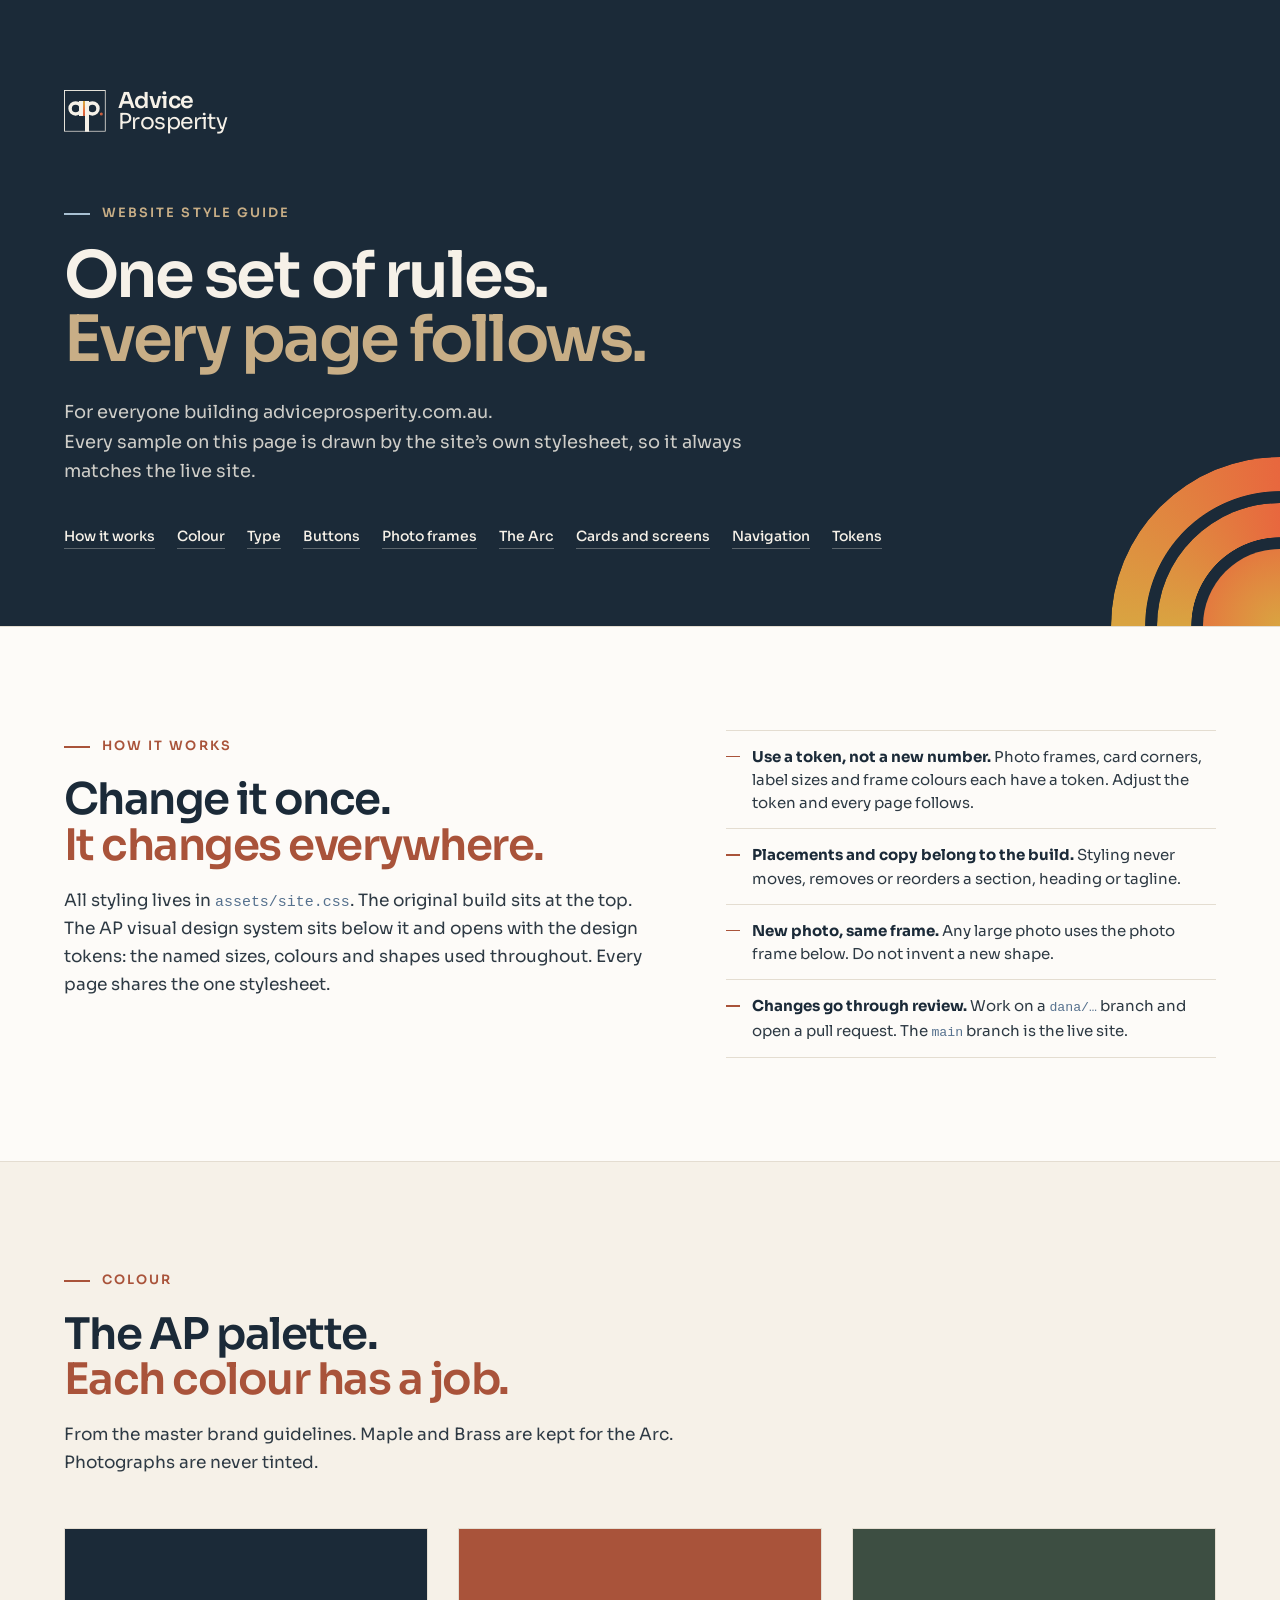
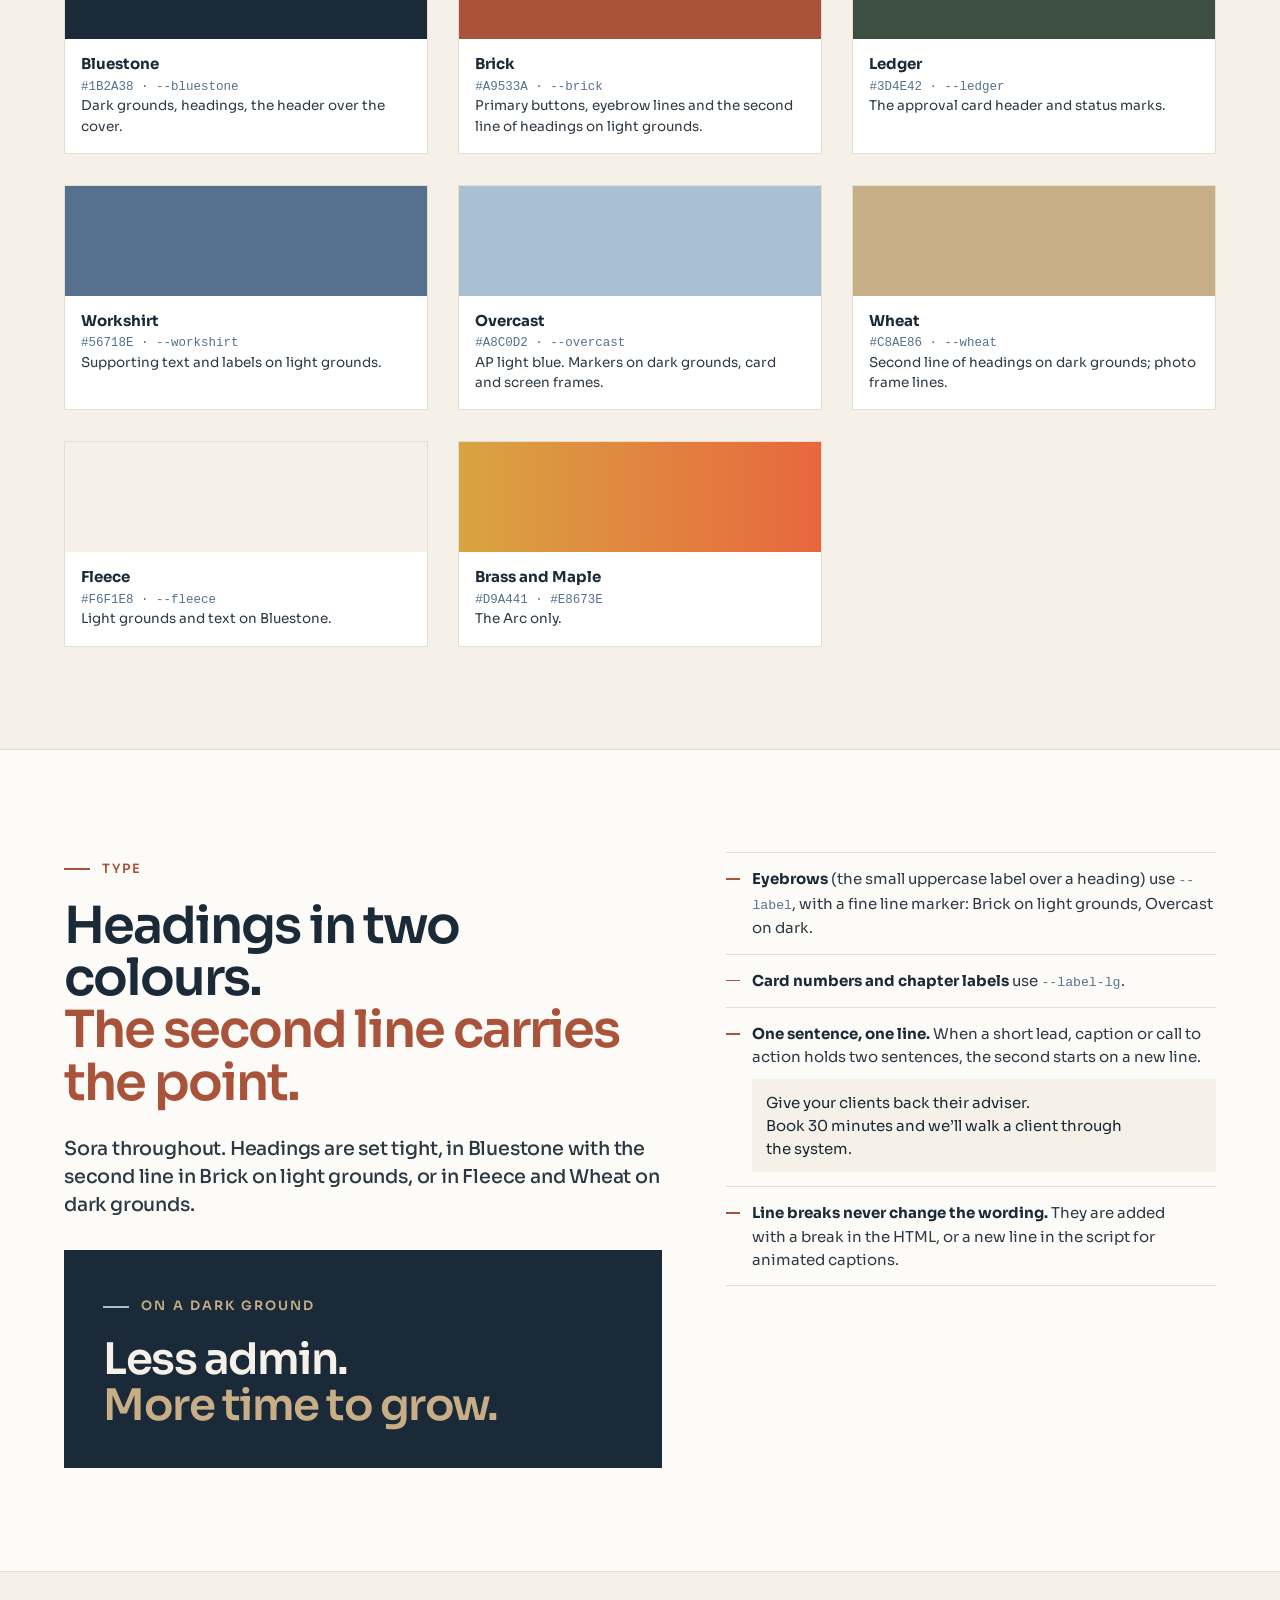
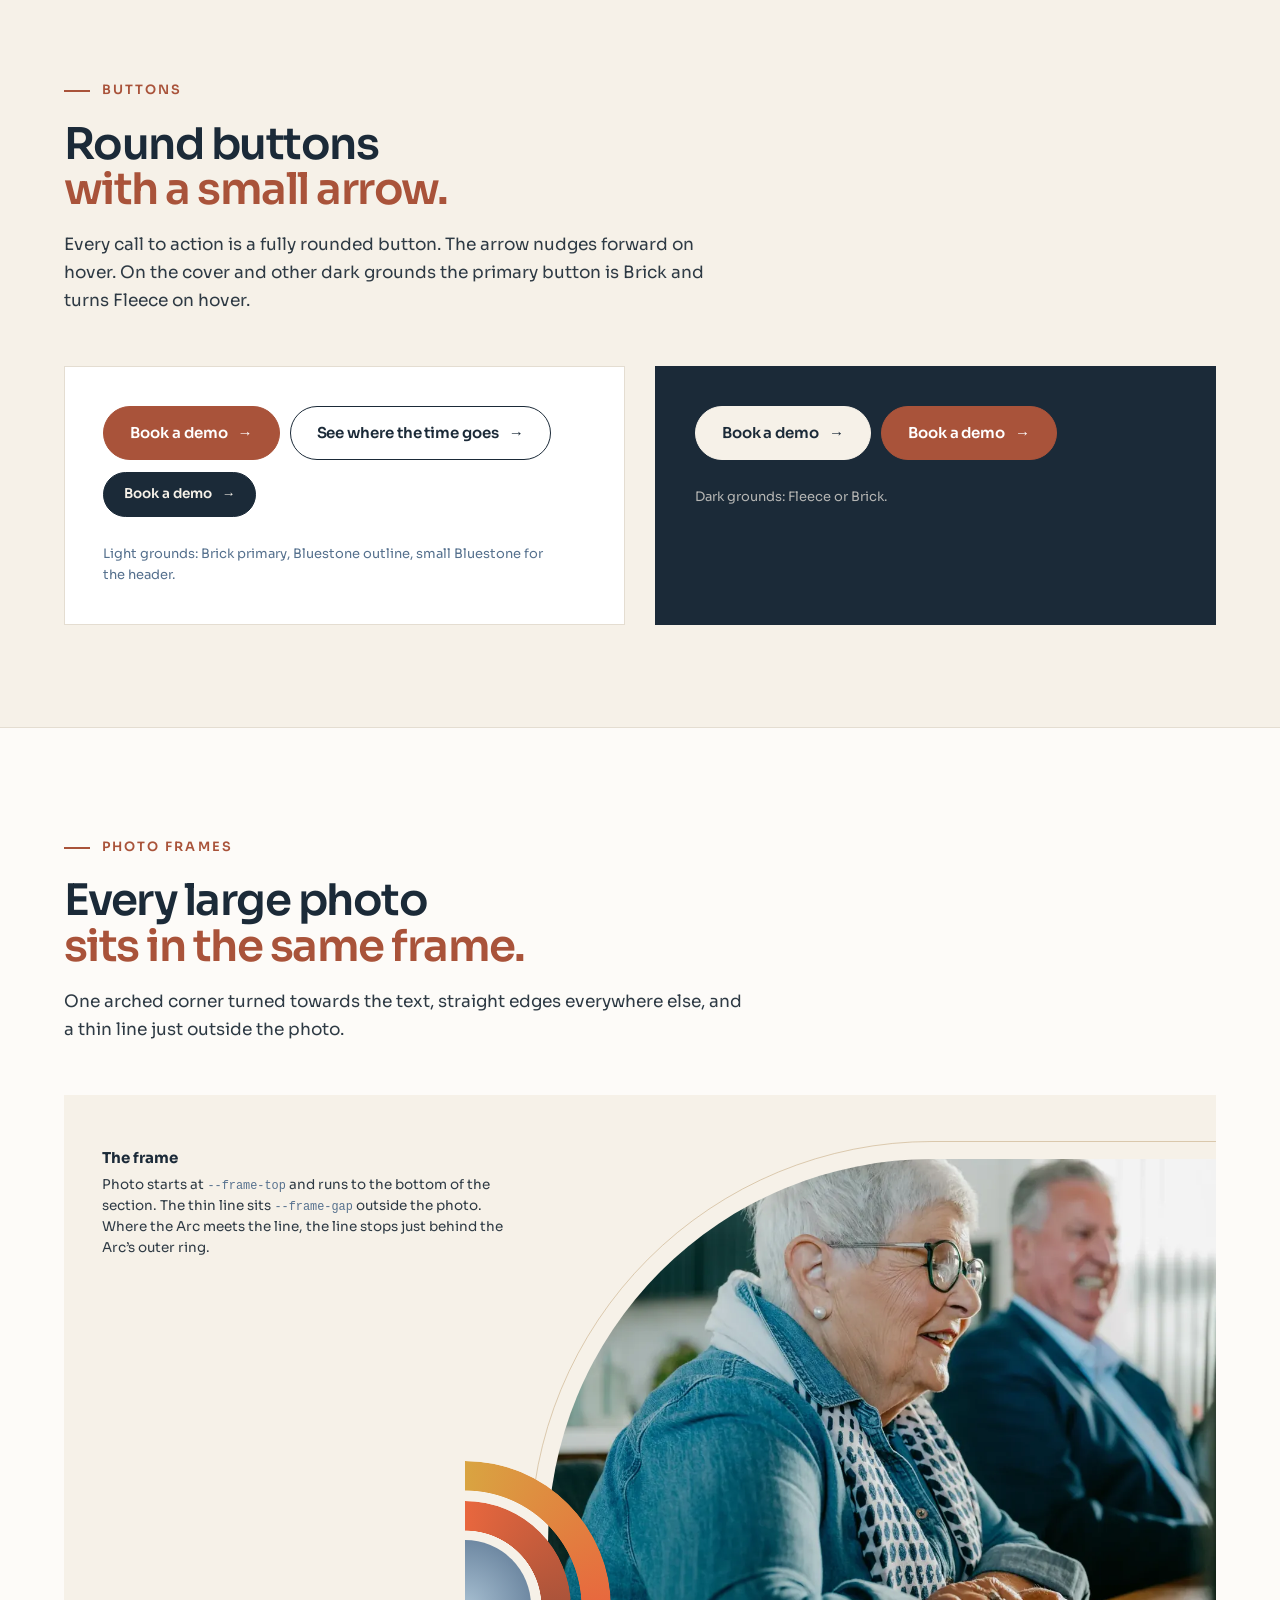
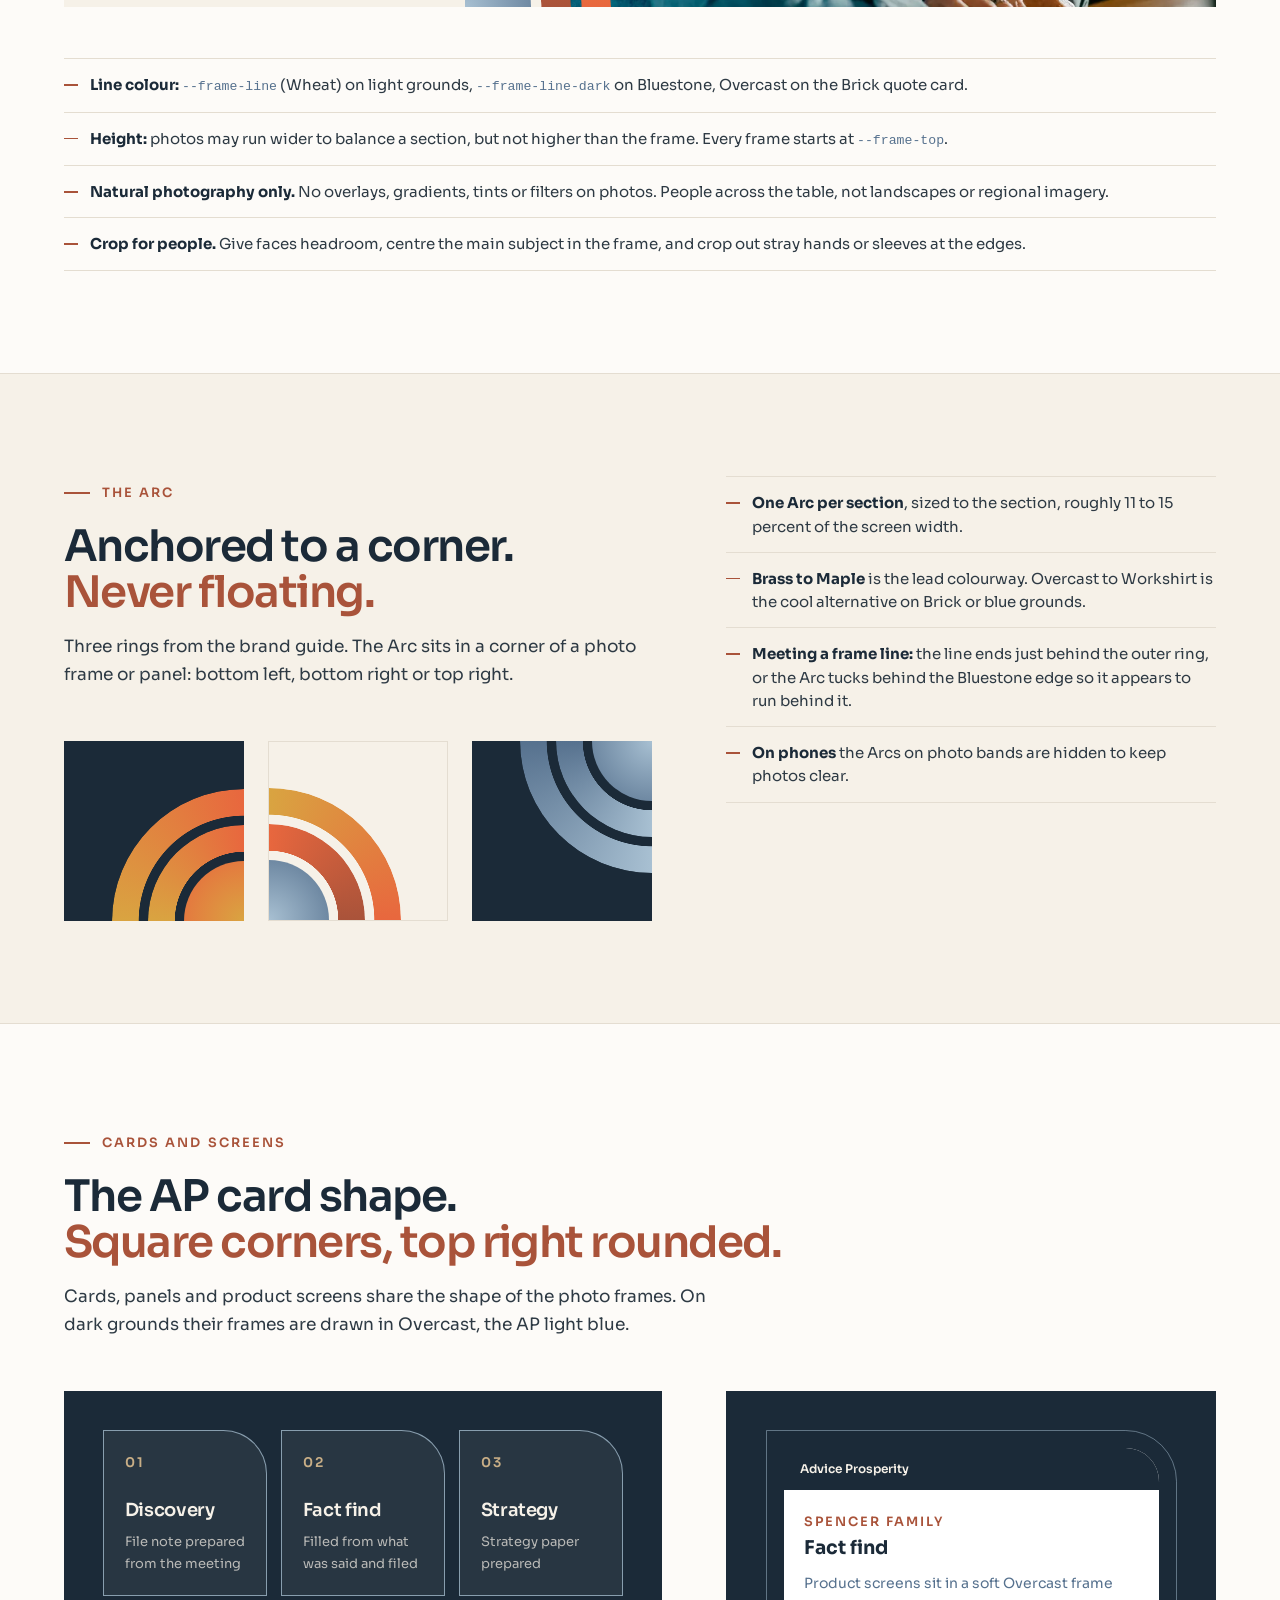
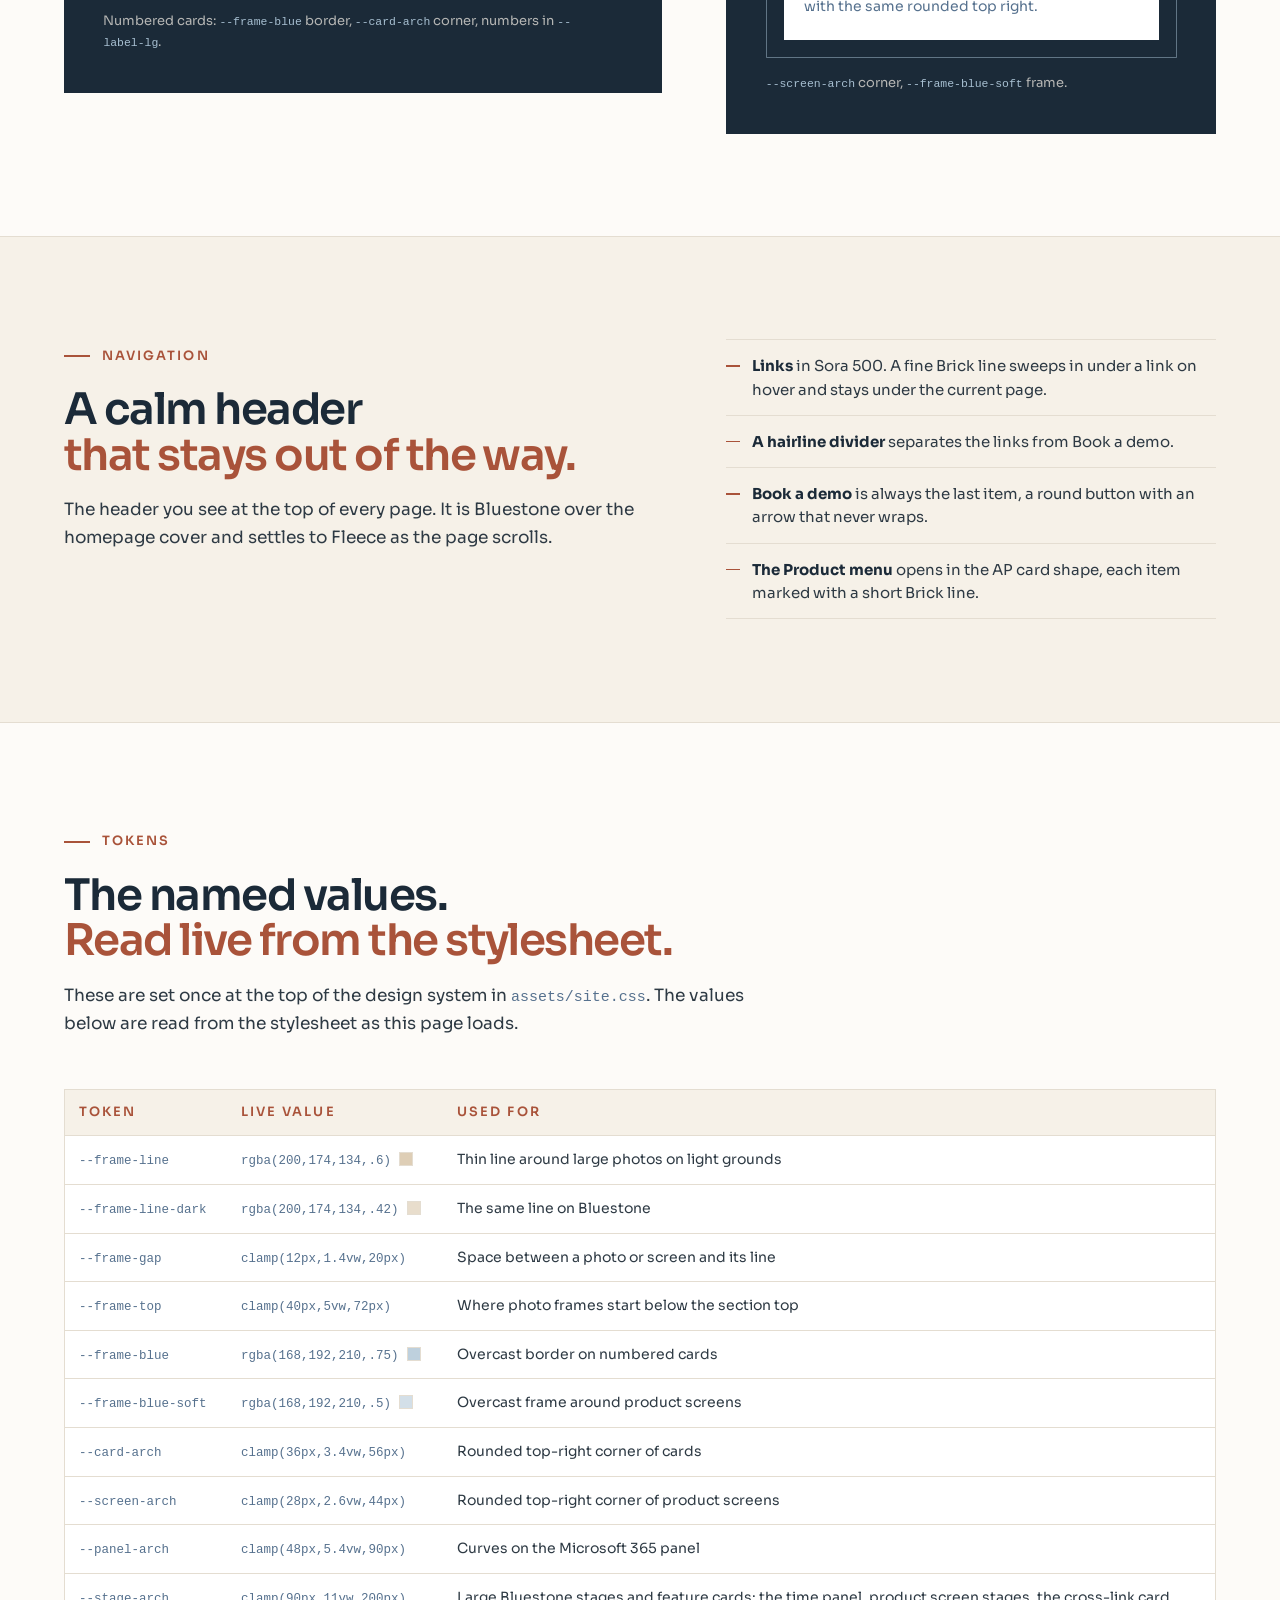
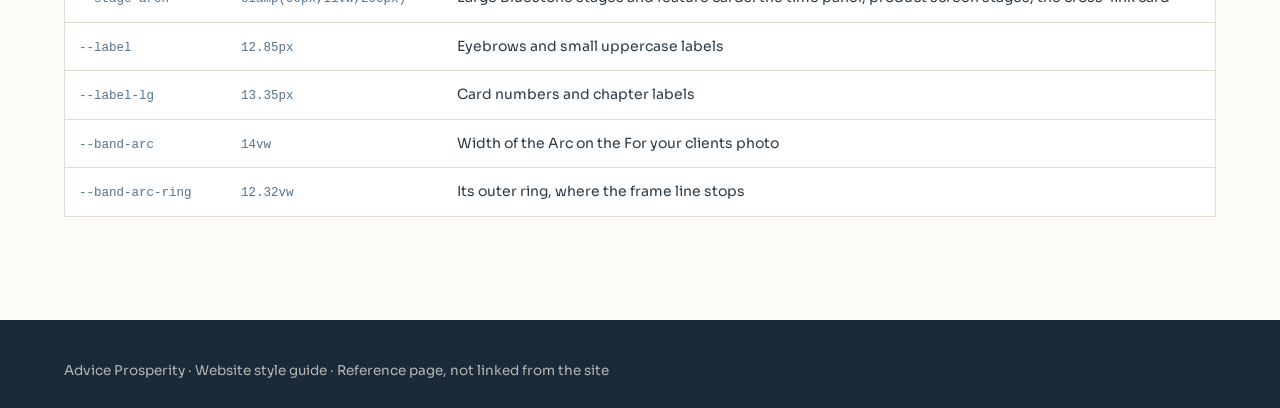
<file: styleguide.html>
<!DOCTYPE html>
<html lang="en-AU">
<head>
<meta charset="UTF-8">
<meta name="viewport" content="width=device-width, initial-scale=1.0">
<title>Website style guide — Advice Prosperity</title>
<meta name="robots" content="noindex, nofollow">
<link rel="icon" href="assets/favicon.svg" type="image/svg+xml">
<link rel="stylesheet" href="assets/site.css?v=202611270809">
<style>
/* layout for this reference page only; every sample below is drawn by assets/site.css */
.sg{background:var(--lace)}
.sg-head{background:var(--bluestone);color:var(--fleece);padding:clamp(56px,7vw,110px) 0 clamp(48px,6vw,90px);position:relative;overflow:hidden}
.sg-head .lk{--fs:22px;display:flex;width:fit-content;margin-bottom:clamp(40px,5vw,72px)}
.sg code{font-family:ui-monospace,Menlo,monospace;font-size:.88em;color:var(--workshirt)}
.sg-head h1{color:var(--fleece);font-size:clamp(40px,5vw,76px);letter-spacing:-.04em;line-height:1}
.sg-head h1 span{display:block;color:var(--wheat)}
.sg-head p{margin-top:26px;max-width:38em;color:rgba(246,241,232,.82);font-size:clamp(16px,1.4vw,19px)}
.sg-head .arcset{width:clamp(150px,15vw,240px)}
@media (max-width:760px){.sg-head .arcset{display:none}}
.sg-toc{display:flex;flex-wrap:wrap;gap:10px 22px;margin-top:36px;list-style:none}
.sg-toc a{color:var(--fleece);font-size:14px;font-weight:500;text-decoration:none;border-bottom:1px solid rgba(246,241,232,.3);padding-bottom:3px}
.sg-toc a:hover{border-color:var(--wheat);color:var(--wheat)}
.sg-sec{padding:clamp(64px,8vw,120px) 0;border-top:1px solid var(--rule)}
.sg-sec:nth-of-type(even){background:var(--fleece)}
.sg-sec h2{font-size:clamp(30px,3.4vw,50px);letter-spacing:-.035em;line-height:1.05;margin-bottom:18px}
.sg-sec h2 span{color:var(--brick)}
.sg-intro{max-width:40em;font-size:17px;margin-bottom:clamp(32px,4vw,52px)}
.sg-grid{display:grid;grid-template-columns:repeat(auto-fit,minmax(min(100%,300px),1fr));gap:clamp(20px,2.4vw,32px)}
.sg-two{display:grid;grid-template-columns:minmax(0,1.1fr) minmax(0,.9fr);gap:clamp(32px,5vw,80px);align-items:start}
@media (max-width:900px){.sg-two{grid-template-columns:1fr}}
.sg-rules{list-style:none;border-top:1px solid var(--rule)}
.sg-rules li{padding:14px 0 14px 26px;border-bottom:1px solid var(--rule);position:relative;font-size:15px;line-height:1.55}
.sg-rules li::before{content:"";position:absolute;left:0;top:25px;width:14px;height:1.5px;background:var(--brick)}
.sg-rules b{color:var(--bluestone)}
.sg-sw{border:1px solid var(--rule);background:#fff}
.sg-sw i{display:block;height:110px}
.sg-sw div{padding:14px 16px 16px;font-size:13.5px;line-height:1.5}
.sg-sw b{display:block;font-size:15px;color:var(--bluestone)}
.sg-sw code,.sg-tok code{font-family:ui-monospace,Menlo,monospace;font-size:12.5px;color:var(--workshirt)}
.sg-panel{padding:clamp(24px,3vw,40px);border:1px solid var(--rule);background:#fff}
.sg-panel.dark{background:var(--bluestone);border-color:var(--bluestone);color:rgba(246,241,232,.82)}
.sg-panel.dark h3,.sg-panel.dark h2{color:var(--fleece)}
.sg-panel.dark h2 span{color:var(--wheat)}
.sg-cap{margin-top:14px;font-size:13px;color:var(--workshirt)}
.sg-panel .btn{margin:0 10px 12px 0}
/* photo frame demonstration, built from the same tokens as the site */
.sg-frame{position:relative;height:clamp(360px,40vw,560px);background:var(--fleece);overflow:hidden}
.sg-frame .ph{position:absolute;top:var(--frame-top);bottom:0;right:0;width:58%;border-top-left-radius:min(30vw,420px);overflow:hidden;outline:1px solid var(--frame-line);outline-offset:var(--frame-gap)}
.sg-frame .ph img{width:calc(100%/.7);max-width:none;height:100%;object-fit:cover;object-position:0% 40%}
.sg-frame .arcset{width:var(--sgw);left:calc(42% - var(--sgw)/2);--sgw:clamp(110px,13vw,190px)}
.sg-frame .arcset::before{content:"";position:absolute;left:0;bottom:0;width:calc(var(--sgw)/2);height:calc(var(--sgw)*.88);background:radial-gradient(circle calc(var(--sgw)*.88) at 0 100%,var(--fleece) calc(100% - 1px),transparent 100%)}
.sg-frame .note{position:absolute;left:clamp(20px,3vw,40px);top:clamp(28px,4vw,56px);max-width:36%;font-size:13.5px;line-height:1.55;color:var(--ink)}
.sg-frame .note b{display:block;color:var(--bluestone);font-size:15px;margin-bottom:6px}
.sg-arcs{display:flex;flex-wrap:wrap;gap:24px}
.sg-arcs .box{position:relative;width:180px;height:180px;background:var(--bluestone);overflow:hidden}
.sg-arcs .box.light{background:var(--fleece);border:1px solid var(--rule)}
.sg-arcs .arcset{width:150px}
.sg-cards{display:grid;grid-template-columns:repeat(3,minmax(0,1fr));gap:14px;list-style:none}
@media (max-width:700px){.sg-cards{grid-template-columns:1fr}}
.sg-cards li{border:1px solid var(--frame-blue);border-radius:0 var(--card-arch) 0 0;padding:clamp(18px,1.6vw,26px);min-height:150px;background:rgba(246,241,232,.06)}
.sg-cards li small{display:block;font-size:var(--label-lg);font-weight:600;letter-spacing:.16em;color:var(--wheat);margin-bottom:22px}
.sg-cards li b{display:block;color:var(--fleece);font-size:18px;font-weight:600;letter-spacing:-.02em}
.sg-cards li span{display:block;margin-top:6px;font-size:13px;color:rgba(246,241,232,.7)}
.sg-screen{margin:var(--frame-gap);background:#fff;border-radius:0 var(--screen-arch) 0 0;outline:1px solid var(--frame-blue-soft);outline-offset:var(--frame-gap);overflow:hidden;color:var(--bluestone)}
.sg-screen .bar{background:var(--bluestone);color:var(--fleece);font-size:12px;font-weight:600;padding:11px 16px}
.sg-screen .body{padding:22px 20px;font-size:14px}
.sg-screen .body small{display:block;font-size:var(--label);letter-spacing:.16em;text-transform:uppercase;color:var(--brick);font-weight:600}
.sg-tok{width:100%;border-collapse:collapse;font-size:14px;background:#fff;border:1px solid var(--rule)}
.sg-tok th,.sg-tok td{text-align:left;padding:12px 14px;border-bottom:1px solid var(--rule);vertical-align:top}
.sg-tok th{font-size:var(--label);letter-spacing:.16em;text-transform:uppercase;color:var(--brick);font-weight:600;background:var(--fleece)}
.sg-tok td:first-child{white-space:nowrap}
@media (max-width:700px){.sg-tok td:nth-child(3),.sg-tok th:nth-child(3){display:none}}
.sg-type .h{font-size:clamp(34px,4vw,58px);letter-spacing:-.04em;line-height:1.02;color:var(--bluestone);font-weight:600}
.sg-type .h span{display:block;color:var(--brick)}
.sg-foot{background:var(--bluestone);color:rgba(246,241,232,.7);padding:40px 0;font-size:13.5px}
</style>
</head>
<body class="sg">
<svg width="0" height="0" style="position:absolute" aria-hidden="true">
<linearGradient id="apD" x1="0" y1="0" x2="1" y2="1"><stop offset="0" stop-color="#E8673E"/><stop offset="1" stop-color="#A9533A"/></linearGradient>
<linearGradient id="apSw" gradientUnits="userSpaceOnUse" x1="0" y1="31" x2="0" y2="73"><stop offset="0" stop-color="#D9A441"/><stop offset=".5" stop-color="#E8673E"/><stop offset="1" stop-color="#A9533A"/></linearGradient>
<symbol id="ap-icon" viewBox="0 0 100 100"><clipPath id="apClip"><rect width="100" height="100"/></clipPath><rect width="100" height="100" shape-rendering="crispEdges" style="fill:var(--ait,#1B2A38)"/><g clip-path="url(#apClip)"><rect width="100" height="100" style="fill:none;stroke:var(--apk,none);stroke-width:var(--apkw,4.4px)"/></g><g transform="translate(45.266925 1) scale(0.83)"><circle cx="-21.0" cy="52.0" r="16.0" fill="none" style="stroke:var(--apm,#F6F1E8)" stroke-width="10"/><circle cx="27.4" cy="52.0" r="16.0" fill="none" style="stroke:var(--apm,#F6F1E8)" stroke-width="10"/><circle cx="53.20" cy="68.2" r="4.4" style="fill:var(--apd,url(#apD))"/></g><rect x="36.966925" y="26.73" width="8.3" height="34.86" shape-rendering="crispEdges" style="fill:var(--apm,#F6F1E8)"/><rect x="45.266925" y="26.73" width="5.312" height="34.86" shape-rendering="crispEdges" style="fill:var(--aps,url(#apSw))"/><rect x="50.578925" y="26.73" width="8.3" height="73.27" shape-rendering="crispEdges" style="fill:var(--apm,#F6F1E8)"/></symbol>
</svg>

<header class="sg-head">
  <div class="wrap">
    <a class="lk dark" href="index.html" aria-label="Advice Prosperity, home"><svg class="ic" viewBox="0 0 100 100" aria-hidden="true"><use href="#ap-icon"/></svg><span class="wd"><b>Advice</b><br>Prosperity</span></a>
    <div class="eyebrow light">Website style guide</div>
    <h1>One set of rules.<span>Every page follows.</span></h1>
    <p>For everyone building adviceprosperity.com.au.<br>Every sample on this page is drawn by the site&rsquo;s own stylesheet, so it always matches the live site.</p>
    <ul class="sg-toc">
      <li><a href="#how">How it works</a></li><li><a href="#colour">Colour</a></li><li><a href="#type">Type</a></li><li><a href="#buttons">Buttons</a></li>
      <li><a href="#frames">Photo frames</a></li><li><a href="#arcs">The Arc</a></li><li><a href="#cards">Cards and screens</a></li><li><a href="#nav">Navigation</a></li><li><a href="#tokens">Tokens</a></li>
    </ul>
  </div>
  <div class="arcset br g-brass-maple"><div class="arc ring o-br"></div><div class="arc ring o-br"></div><div class="arc o-br"></div></div>
</header>

<main>
<section class="sg-sec" id="how"><div class="wrap sg-two">
  <div>
    <div class="eyebrow">How it works</div>
    <h2>Change it once.<br><span>It changes everywhere.</span></h2>
    <p class="sg-intro">All styling lives in <code>assets/site.css</code>. The original build sits at the top. The AP visual design system sits below it and opens with the design tokens: the named sizes, colours and shapes used throughout. Every page shares the one stylesheet.</p>
  </div>
  <ul class="sg-rules">
    <li><b>Use a token, not a new number.</b> Photo frames, card corners, label sizes and frame colours each have a token. Adjust the token and every page follows.</li>
    <li><b>Placements and copy belong to the build.</b> Styling never moves, removes or reorders a section, heading or tagline.</li>
    <li><b>New photo, same frame.</b> Any large photo uses the photo frame below. Do not invent a new shape.</li>
    <li><b>Changes go through review.</b> Work on a <code>dana/&hellip;</code> branch and open a pull request. The <code>main</code> branch is the live site.</li>
  </ul>
</div></section>

<section class="sg-sec" id="colour"><div class="wrap">
  <div class="eyebrow">Colour</div>
  <h2>The AP palette.<br><span>Each colour has a job.</span></h2>
  <p class="sg-intro">From the master brand guidelines. Maple and Brass are kept for the Arc. Photographs are never tinted.</p>
  <div class="sg-grid">
    <div class="sg-sw"><i style="background:var(--bluestone)"></i><div><b>Bluestone</b><code>#1B2A38 &middot; --bluestone</code><br>Dark grounds, headings, the header over the cover.</div></div>
    <div class="sg-sw"><i style="background:var(--brick)"></i><div><b>Brick</b><code>#A9533A &middot; --brick</code><br>Primary buttons, eyebrow lines and the second line of headings on light grounds.</div></div>
    <div class="sg-sw"><i style="background:var(--ledger)"></i><div><b>Ledger</b><code>#3D4E42 &middot; --ledger</code><br>The approval card header and status marks.</div></div>
    <div class="sg-sw"><i style="background:var(--workshirt)"></i><div><b>Workshirt</b><code>#56718E &middot; --workshirt</code><br>Supporting text and labels on light grounds.</div></div>
    <div class="sg-sw"><i style="background:var(--overcast)"></i><div><b>Overcast</b><code>#A8C0D2 &middot; --overcast</code><br>AP light blue. Markers on dark grounds, card and screen frames.</div></div>
    <div class="sg-sw"><i style="background:var(--wheat)"></i><div><b>Wheat</b><code>#C8AE86 &middot; --wheat</code><br>Second line of headings on dark grounds; photo frame lines.</div></div>
    <div class="sg-sw"><i style="background:var(--fleece)"></i><div><b>Fleece</b><code>#F6F1E8 &middot; --fleece</code><br>Light grounds and text on Bluestone.</div></div>
    <div class="sg-sw"><i style="background:linear-gradient(90deg,var(--brass),var(--maple))"></i><div><b>Brass and Maple</b><code>#D9A441 &middot; #E8673E</code><br>The Arc only.</div></div>
  </div>
</div></section>

<section class="sg-sec" id="type"><div class="wrap sg-two">
  <div class="sg-type">
    <div class="eyebrow">Type</div>
    <div class="h">Headings in two colours.<span>The second line carries the point.</span></div>
    <p class="lede" style="margin-top:26px">Sora throughout. Headings are set tight, in Bluestone with the second line in Brick on light grounds, or in Fleece and Wheat on dark grounds.</p>
    <div class="sg-panel dark" style="margin-top:32px">
      <div class="eyebrow light">On a dark ground</div>
      <h2 style="margin:0">Less admin.<span style="display:block">More time to grow.</span></h2>
    </div>
  </div>
  <ul class="sg-rules">
    <li><b>Eyebrows</b> (the small uppercase label over a heading) use <code>--label</code>, with a fine line marker: Brick on light grounds, Overcast on dark.</li>
    <li><b>Card numbers and chapter labels</b> use <code>--label-lg</code>.</li>
    <li><b>One sentence, one line.</b> When a short lead, caption or call to action holds two sentences, the second starts on a new line.<br><span style="display:block;margin-top:10px;padding:12px 14px;background:var(--fleece);color:var(--bluestone)">Give your clients back their adviser.<br>Book 30 minutes and we&rsquo;ll walk a client through the system.</span></li>
    <li><b>Line breaks never change the wording.</b> They are added with a break in the HTML, or a new line in the script for animated captions.</li>
  </ul>
</div></section>

<section class="sg-sec" id="buttons"><div class="wrap">
  <div class="eyebrow">Buttons</div>
  <h2>Round buttons<br><span>with a small arrow.</span></h2>
  <p class="sg-intro">Every call to action is a fully rounded button. The arrow nudges forward on hover. On the cover and other dark grounds the primary button is Brick and turns Fleece on hover.</p>
  <div class="sg-grid">
    <div class="sg-panel"><a class="btn" href="#buttons">Book a demo</a><a class="btn ghost" href="#buttons">See where the time goes</a><a class="btn dark sm" href="#buttons">Book a demo</a><p class="sg-cap">Light grounds: Brick primary, Bluestone outline, small Bluestone for the header.</p></div>
    <div class="sg-panel dark"><a class="btn on-dark" href="#buttons">Book a demo</a><a class="btn" href="#buttons">Book a demo</a><p class="sg-cap" style="color:rgba(246,241,232,.7)">Dark grounds: Fleece or Brick.</p></div>
  </div>
</div></section>

<section class="sg-sec" id="frames"><div class="wrap">
  <div class="eyebrow">Photo frames</div>
  <h2>Every large photo<br><span>sits in the same frame.</span></h2>
  <p class="sg-intro">One arched corner turned towards the text, straight edges everywhere else, and a thin line just outside the photo.</p>
  <div class="sg-frame">
    <div class="note"><b>The frame</b>Photo starts at <code>--frame-top</code> and runs to the bottom of the section. The thin line sits <code>--frame-gap</code> outside the photo. Where the Arc meets the line, the line stops just behind the Arc&rsquo;s outer ring.</div>
    <div class="ph"><img src="assets/photos/p15.webp" alt="A client smiling with her adviser across the meeting table" loading="lazy"></div>
    <div class="arcset bl"><div class="arc ring o-bl g-brass-maple"></div><div class="arc ring o-bl"></div><div class="arc o-bl g-overcast-workshirt"></div></div>
  </div>
  <ul class="sg-rules" style="margin-top:clamp(32px,4vw,52px)">
    <li><b>Line colour:</b> <code>--frame-line</code> (Wheat) on light grounds, <code>--frame-line-dark</code> on Bluestone, Overcast on the Brick quote card.</li>
    <li><b>Height:</b> photos may run wider to balance a section, but not higher than the frame. Every frame starts at <code>--frame-top</code>.</li>
    <li><b>Natural photography only.</b> No overlays, gradients, tints or filters on photos. People across the table, not landscapes or regional imagery.</li>
    <li><b>Crop for people.</b> Give faces headroom, centre the main subject in the frame, and crop out stray hands or sleeves at the edges.</li>
  </ul>
</div></section>

<section class="sg-sec" id="arcs"><div class="wrap sg-two">
  <div>
    <div class="eyebrow">The Arc</div>
    <h2>Anchored to a corner.<br><span>Never floating.</span></h2>
    <p class="sg-intro">Three rings from the brand guide. The Arc sits in a corner of a photo frame or panel: bottom left, bottom right or top right.</p>
    <div class="sg-arcs">
      <div class="box"><div class="arcset br g-brass-maple"><div class="arc ring o-br"></div><div class="arc ring o-br"></div><div class="arc o-br"></div></div></div>
      <div class="box light"><div class="arcset bl"><div class="arc ring o-bl g-brass-maple"></div><div class="arc ring o-bl"></div><div class="arc o-bl g-overcast-workshirt"></div></div></div>
      <div class="box"><div class="arcset tr g-overcast-workshirt"><div class="arc ring o-tr"></div><div class="arc ring o-tr"></div><div class="arc o-tr"></div></div></div>
    </div>
  </div>
  <ul class="sg-rules">
    <li><b>One Arc per section</b>, sized to the section, roughly 11 to 15 percent of the screen width.</li>
    <li><b>Brass to Maple</b> is the lead colourway. Overcast to Workshirt is the cool alternative on Brick or blue grounds.</li>
    <li><b>Meeting a frame line:</b> the line ends just behind the outer ring, or the Arc tucks behind the Bluestone edge so it appears to run behind it.</li>
    <li><b>On phones</b> the Arcs on photo bands are hidden to keep photos clear.</li>
  </ul>
</div></section>

<section class="sg-sec" id="cards"><div class="wrap">
  <div class="eyebrow">Cards and screens</div>
  <h2>The AP card shape.<br><span>Square corners, top right rounded.</span></h2>
  <p class="sg-intro">Cards, panels and product screens share the shape of the photo frames. On dark grounds their frames are drawn in Overcast, the AP light blue.</p>
  <div class="sg-two">
    <div class="sg-panel dark">
      <ol class="sg-cards">
        <li><small>01</small><b>Discovery</b><span>File note prepared from the meeting</span></li>
        <li><small>02</small><b>Fact find</b><span>Filled from what was said and filed</span></li>
        <li><small>03</small><b>Strategy</b><span>Strategy paper prepared</span></li>
      </ol>
      <p class="sg-cap" style="color:rgba(246,241,232,.7)">Numbered cards: <code style="color:var(--overcast)">--frame-blue</code> border, <code style="color:var(--overcast)">--card-arch</code> corner, numbers in <code style="color:var(--overcast)">--label-lg</code>.</p>
    </div>
    <div class="sg-panel dark">
      <div class="sg-screen"><div class="bar">Advice Prosperity</div><div class="body"><small>Spencer family</small><b style="font-size:19px">Fact find</b><p style="margin-top:8px;color:var(--workshirt)">Product screens sit in a soft Overcast frame with the same rounded top right.</p></div></div>
      <p class="sg-cap" style="color:rgba(246,241,232,.7);margin-top:calc(var(--frame-gap) + 14px)"><code style="color:var(--overcast)">--screen-arch</code> corner, <code style="color:var(--overcast)">--frame-blue-soft</code> frame.</p>
    </div>
  </div>
</div></section>

<section class="sg-sec" id="nav"><div class="wrap sg-two">
  <div>
    <div class="eyebrow">Navigation</div>
    <h2>A calm header<br><span>that stays out of the way.</span></h2>
    <p class="sg-intro">The header you see at the top of every page. It is Bluestone over the homepage cover and settles to Fleece as the page scrolls.</p>
  </div>
  <ul class="sg-rules">
    <li><b>Links</b> in Sora 500. A fine Brick line sweeps in under a link on hover and stays under the current page.</li>
    <li><b>A hairline divider</b> separates the links from Book a demo.</li>
    <li><b>Book a demo</b> is always the last item, a round button with an arrow that never wraps.</li>
    <li><b>The Product menu</b> opens in the AP card shape, each item marked with a short Brick line.</li>
  </ul>
</div></section>

<section class="sg-sec" id="tokens"><div class="wrap">
  <div class="eyebrow">Tokens</div>
  <h2>The named values.<br><span>Read live from the stylesheet.</span></h2>
  <p class="sg-intro">These are set once at the top of the design system in <code>assets/site.css</code>. The values below are read from the stylesheet as this page loads.</p>
  <table class="sg-tok"><thead><tr><th>Token</th><th>Live value</th><th>Used for</th></tr></thead><tbody id="tokRows">
    <tr data-t="--frame-line"><td><code>--frame-line</code></td><td></td><td>Thin line around large photos on light grounds</td></tr>
    <tr data-t="--frame-line-dark"><td><code>--frame-line-dark</code></td><td></td><td>The same line on Bluestone</td></tr>
    <tr data-t="--frame-gap"><td><code>--frame-gap</code></td><td></td><td>Space between a photo or screen and its line</td></tr>
    <tr data-t="--frame-top"><td><code>--frame-top</code></td><td></td><td>Where photo frames start below the section top</td></tr>
    <tr data-t="--frame-blue"><td><code>--frame-blue</code></td><td></td><td>Overcast border on numbered cards</td></tr>
    <tr data-t="--frame-blue-soft"><td><code>--frame-blue-soft</code></td><td></td><td>Overcast frame around product screens</td></tr>
    <tr data-t="--card-arch"><td><code>--card-arch</code></td><td></td><td>Rounded top-right corner of cards</td></tr>
    <tr data-t="--screen-arch"><td><code>--screen-arch</code></td><td></td><td>Rounded top-right corner of product screens</td></tr>
    <tr data-t="--panel-arch"><td><code>--panel-arch</code></td><td></td><td>Curves on the Microsoft 365 panel</td></tr>
    <tr data-t="--stage-arch"><td><code>--stage-arch</code></td><td></td><td>Large Bluestone stages and feature cards: the time panel, product screen stages, the cross-link card</td></tr>
    <tr data-t="--label"><td><code>--label</code></td><td></td><td>Eyebrows and small uppercase labels</td></tr>
    <tr data-t="--label-lg"><td><code>--label-lg</code></td><td></td><td>Card numbers and chapter labels</td></tr>
    <tr data-t="--band-arc"><td><code>--band-arc</code></td><td></td><td>Width of the Arc on the For your clients photo</td></tr>
    <tr data-t="--band-arc-ring"><td><code>--band-arc-ring</code></td><td></td><td>Its outer ring, where the frame line stops</td></tr>
  </tbody></table>
</div></section>
</main>

<footer class="sg-foot"><div class="wrap">Advice Prosperity &middot; Website style guide &middot; Reference page, not linked from the site</div></footer>

<script src="assets/site.js?v=202611270809"></script>
<script>
(function(){var cs=getComputedStyle(document.documentElement);document.querySelectorAll('#tokRows tr').forEach(function(r){var v=cs.getPropertyValue(r.dataset.t).trim();var c=r.children[1];c.innerHTML='<code></code>';c.firstChild.textContent=v;if(/^(rgba?|#)/.test(v)){var s=document.createElement('i');s.style.cssText='display:inline-block;width:14px;height:14px;margin-left:8px;vertical-align:-2px;border:1px solid var(--rule);background:'+v;c.appendChild(s)}})})();
</script>
</body>
</html>
</file>
<file: assets/site.css>
@font-face{font-family:'Sora';font-weight:400;font-display:swap;src:url(fonts/sora-400.woff2) format('woff2')}
@font-face{font-family:'Sora';font-weight:500;font-display:swap;src:url(fonts/sora-500.woff2) format('woff2')}
@font-face{font-family:'Sora';font-weight:600;font-display:swap;src:url(fonts/sora-600.woff2) format('woff2')}
@font-face{font-family:'Sora';font-weight:700;font-display:swap;src:url(fonts/sora-700.woff2) format('woff2')}
:root{
  --bluestone:#1B2A38;--brick:#A9533A;--ledger:#3D4E42;--workshirt:#56718E;--wheat:#C8AE86;--fleece:#F6F1E8;
  --maple:#E8673E;--brass:#D9A441;--overcast:#A8C0D2;
  --deep:#111C26;--ink:#2E3A44;--lace:#FDFBF8;--rule:#E4DDD1;--tin:#D5D9DB;
  --max:1220px;--gutter:clamp(20px,5vw,72px);
  --ease:cubic-bezier(.16,.84,.24,1);
  --a:var(--maple);--b:var(--brick);
}
*{margin:0;padding:0;box-sizing:border-box}
html{scroll-behavior:smooth;-webkit-text-size-adjust:100%}
body{font-family:'Sora',Arial,sans-serif;color:var(--ink);background:var(--fleece);font-size:16px;line-height:1.65;-webkit-font-smoothing:antialiased;overflow-x:clip}
img{display:block;max-width:100%}
a{color:inherit}
button{font:inherit;cursor:pointer}
:focus-visible{outline:2px solid var(--brick);outline-offset:3px}
.bn :focus-visible,.ten :focus-visible,.close :focus-visible,.calc :focus-visible{outline-color:var(--wheat)}
.wrap{max-width:calc(var(--max) + 2*var(--gutter));margin-inline:auto;padding-inline:var(--gutter)}
h1,h2,h3{color:var(--bluestone);font-weight:600;letter-spacing:-.035em;line-height:1.04}
h2{font-size:clamp(34px,4.8vw,62px);letter-spacing:-.02em;line-height:1.15}
h3{font-size:clamp(24px,2.6vw,34px);letter-spacing:-.025em;line-height:1.12}
.eyebrow{display:inline-flex;align-items:center;gap:12px;font-size:11.5px;font-weight:600;letter-spacing:.16em;text-transform:uppercase;color:var(--brick);margin-bottom:20px}
.eyebrow::before{content:"";width:14px;height:14px;border-radius:0 100% 0 0;background:conic-gradient(from 0deg at 0 100%,var(--maple),var(--brick) 90deg)}
.eyebrow.light{color:var(--wheat)}
.lede{font-size:clamp(17px,1.5vw,20px);font-weight:500;letter-spacing:-.01em;line-height:1.45;color:var(--ink);max-width:34em}
.btn{display:inline-flex;align-items:center;gap:10px;font-weight:600;font-size:15px;letter-spacing:-.005em;text-decoration:none;padding:14px 26px;border:1px solid var(--brick);background:var(--brick);color:#fff;border-radius:999px;transition:background .25s,border-color .25s,color .25s}
.btn:hover{background:var(--bluestone);border-color:var(--bluestone)}
.btn.ghost{background:transparent;color:var(--bluestone);border-color:var(--bluestone)}
.btn.ghost:hover{background:var(--bluestone);color:var(--fleece)}
.btn.dark{background:var(--bluestone);border-color:var(--bluestone);color:var(--fleece)}
.btn.dark:hover{background:var(--brick);border-color:var(--brick)}
.btn.on-dark{background:var(--fleece);border-color:var(--fleece);color:var(--bluestone)}
.btn.on-dark:hover{background:var(--wheat);border-color:var(--wheat);color:var(--bluestone)}
.btn.sm{padding:10px 20px;font-size:13.5px}

/* ===== The Arc (from the brand guide: core 40, gap 6, ring 18, gap 6, ring 18) ===== */
.arc{position:absolute;aspect-ratio:1/1;--in:0%}
.arc.o-bl{border-radius:0 100% 0 0;background:conic-gradient(from 0deg at 0 100%,var(--a),var(--b) 90deg,var(--b));left:0;bottom:0;transform-origin:0 100%}
.arc.o-br{border-radius:100% 0 0 0;background:conic-gradient(from 270deg at 100% 100%,var(--a),var(--b) 90deg,var(--b));right:0;bottom:0;transform-origin:100% 100%}
.arc.o-tr{border-radius:0 0 0 100%;background:conic-gradient(from 180deg at 100% 0,var(--a),var(--b) 90deg,var(--b));right:0;top:0;transform-origin:100% 0}
.ring.o-bl{-webkit-mask:radial-gradient(circle farthest-side at 0 100%,transparent var(--in),#000 calc(var(--in) + .5%));mask:radial-gradient(circle farthest-side at 0 100%,transparent var(--in),#000 calc(var(--in) + .5%))}
.ring.o-br{-webkit-mask:radial-gradient(circle farthest-side at 100% 100%,transparent var(--in),#000 calc(var(--in) + .5%));mask:radial-gradient(circle farthest-side at 100% 100%,transparent var(--in),#000 calc(var(--in) + .5%))}
.ring.o-tr{-webkit-mask:radial-gradient(circle farthest-side at 100% 0,transparent var(--in),#000 calc(var(--in) + .5%));mask:radial-gradient(circle farthest-side at 100% 0,transparent var(--in),#000 calc(var(--in) + .5%))}
.arcset{position:absolute;aspect-ratio:1/1;pointer-events:none}
.arcset .arc:nth-child(1){width:88%;--in:79.545%}
.arcset .arc:nth-child(2){width:64%;--in:71.875%}
.arcset .arc:nth-child(3){width:40%}
.arcset.bl{left:0;bottom:0}.arcset.br{right:0;bottom:0}.arcset.tr{right:0;top:0}
.arcset .arc:nth-child(3).o-bl{background:radial-gradient(circle farthest-side at 0 100%,var(--a),color-mix(in srgb,var(--b) 70%,var(--a)))}
.arcset .arc:nth-child(3).o-br{background:radial-gradient(circle farthest-side at 100% 100%,var(--a),color-mix(in srgb,var(--b) 70%,var(--a)))}
.arcset .arc:nth-child(3).o-tr{background:radial-gradient(circle farthest-side at 100% 0,var(--a),color-mix(in srgb,var(--b) 70%,var(--a)))}
.g-brass-maple{--a:var(--brass);--b:var(--maple)}
.g-overcast-workshirt{--a:var(--overcast);--b:var(--workshirt)}
.g-wheat-brass{--a:var(--wheat);--b:var(--brass)}
.g-brass-brick{--a:var(--brass);--b:var(--brick)}

/* motion */
.js .rv{opacity:0;transform:translateY(24px);transition:opacity .9s var(--ease),transform .9s var(--ease);transition-delay:var(--d,0s)}
.js .rv.in{opacity:1;transform:none}
.js .arcset .arc{transform:scale(.2);opacity:0;transition:transform 1.3s var(--ease),opacity .6s}
.js .arcset .arc:nth-child(2){transition-delay:.12s}.js .arcset .arc:nth-child(3){transition-delay:.24s}
.js .arcset.in .arc{transform:scale(1);opacity:1}
@media (prefers-reduced-motion:reduce){html{scroll-behavior:auto}.js .rv,.js .arcset .arc,.js .approve,.js .hero-hint,.js .ff .r b,.js .ff .r .src{opacity:1!important;transform:none!important;transition:none!important}.ff-prog i{transition:none!important}}

/* ===== Logo ===== */
.lk{display:inline-flex;align-items:center;gap:.55em;font-size:var(--fs,19px);color:var(--w,var(--bluestone));text-decoration:none}
.lk .ic{width:1.9em;height:1.9em;flex:0 0 auto}
.lk .wd{font-weight:400;line-height:.98;letter-spacing:-.025em}
.lk .wd b{font-weight:600}
.lk.dark{--w:var(--fleece);--ait:transparent;--apk:#F6F1E8}

/* header, hero and footer run wide, like the brand guide's website example */
:root{--wide-edge:max(var(--gutter),calc((100% - 1440px)/2))}
.nav .wrap,.hero .wrap,footer .wrap{max-width:none;padding-inline:var(--wide-edge)}

/* ===== Nav ===== */
.nav{position:sticky;top:0;z-index:50;background:color-mix(in srgb,var(--fleece) 90%,transparent);backdrop-filter:blur(14px);-webkit-backdrop-filter:blur(14px);border-bottom:1px solid rgba(27,42,56,.1)}
.nav .wrap{display:flex;align-items:center;gap:34px;height:76px}
.nav .lk{margin-right:auto}
.nav ul{display:flex;gap:34px;list-style:none}
.nav ul a{font-size:14px;font-weight:400;color:var(--bluestone);text-decoration:none;padding:6px 0;border-bottom:1px solid transparent;transition:border-color .2s,color .2s}
.nav ul a:hover{color:var(--brick);border-bottom-color:var(--brick)}
.nav-toggle{display:none;background:none;border:1px solid var(--bluestone);border-radius:999px;padding:9px 16px;font-size:13.5px;font-weight:600;color:var(--bluestone)}
@media (max-width:900px){
  .nav .wrap{height:66px;gap:10px}
  .nav-toggle{display:inline-flex}
  .nav nav{position:absolute;left:0;right:0;top:100%;background:var(--fleece);border-bottom:1px solid var(--rule);display:none;padding:6px var(--gutter) 18px}
  .nav.open nav{display:block}
  .nav ul{flex-direction:column;gap:0}
  .nav ul a{display:block;padding:14px 0;font-size:16px;border-bottom:1px solid var(--rule)}
}
@media (max-width:420px){.nav .lk{--fs:16px}.nav .btn.sm{padding:9px 14px}}

/* ===== Hero (follows the website example in the brand guide) ===== */
.hero{position:relative;overflow:hidden;min-height:min(calc(100vh - 77px),800px);display:flex;align-items:center}
.hero .wrap{width:100%;position:relative;z-index:2}
.hero-tx{width:46%;padding:clamp(48px,7vw,96px) 0}
.hero .eyebrow::before{display:none}
.hero h1{font-size:clamp(40px,4.6vw,70px);letter-spacing:-.045em;line-height:1}
.hero h1 span{display:block;color:var(--brick);white-space:nowrap}
.hero .lede{margin-top:clamp(24px,3.4vw,48px);max-width:25em;font-weight:400;line-height:1.6;letter-spacing:0;font-size:clamp(16px,1.35vw,19px)}
.hero .cta{display:flex;flex-wrap:wrap;gap:12px;margin-top:28px}
.hero-photo{position:absolute;right:0;top:0;bottom:0;width:50%;border-top-left-radius:min(36vw,560px);overflow:hidden;background:var(--tin)}
.hero-photo img{width:100%;height:100%;object-fit:cover;object-position:62% center}
.hero>.arcset{width:12%;left:44%;bottom:0;z-index:3}
.approve-wrap{position:absolute;left:56%;bottom:clamp(56px,7vw,104px);width:min(29vw,390px);z-index:4}
.approve{position:relative;background:var(--lace);color:var(--bluestone);border-radius:6px;box-shadow:0 40px 80px -28px rgba(8,14,20,.6);overflow:hidden}
.js .approve{opacity:0;transform:translateY(30px);transition:opacity .9s var(--ease) .5s,transform 1.1s var(--ease) .5s}
.js .approve.in{opacity:1;transform:none}
.approve .hd{display:flex;align-items:center;justify-content:space-between;padding:14px 18px;background:var(--bluestone);color:var(--fleece);font-size:13px;font-weight:600}
.approve .hd span{display:inline-flex;align-items:center;gap:10px}
.approve .hd span::before{content:"";width:12px;height:12px;border-radius:0 100% 0 0;background:conic-gradient(from 0deg at 0 100%,var(--brass),var(--maple) 90deg)}
.approve .hd em{font-style:normal;font-size:12px;color:var(--wheat);font-weight:500}
.approve .row{display:flex;align-items:center;justify-content:space-between;gap:12px;padding:13px 18px;border-bottom:1px solid var(--rule);font-size:14.5px;font-weight:600;transition:background .4s}
.approve .row small{display:block;font-size:12px;color:var(--workshirt);font-weight:400;margin-top:1px}
.approve .row.done{background:var(--fleece)}
.approve .row.done small{color:var(--ledger)}
.approve .ft{padding:12px 18px;font-size:12.5px;color:var(--brick);font-weight:600}
.ok{flex:0 0 auto;font-size:12px;font-weight:600;letter-spacing:.02em;padding:8px 15px;border-radius:999px;border:1px solid var(--bluestone);background:var(--bluestone);color:var(--fleece);transition:background .25s,border-color .25s}
.ok:hover{background:var(--brick);border-color:var(--brick)}
.ok.done{background:var(--ledger);border-color:var(--ledger);cursor:default}
.hero-hint{position:absolute;left:0;bottom:calc(100% + 10px);font-size:12px;font-weight:600;color:var(--bluestone);background:var(--fleece);padding:6px 14px;border-radius:999px;box-shadow:0 8px 20px -10px rgba(8,14,20,.5)}
.js .hero-hint{opacity:0;transition:opacity .6s 1.6s}.js .approve.in+.hero-hint{opacity:1}
@media (max-width:900px){
  .hero{display:block;min-height:0}
  .hero-tx{width:auto;padding:44px 0 36px}
  .hero h1{font-size:min(40px,10vw)}
  .hero h1 span{white-space:normal}
  .hero-photo{position:relative;width:auto;margin-left:14%;aspect-ratio:1/1;border-top-left-radius:46vw}
  .hero-photo img{object-position:70% center}
  .hero>.arcset{display:none}
  .approve-wrap{position:relative;left:auto;bottom:auto;width:auto;margin:-70px var(--gutter) 44px}
  .hero-hint{display:none}
}

/* ===== Bottleneck (scroll scene) ===== */
.bn{position:relative;height:360vh;background:var(--bluestone);color:var(--fleece)}
.bn-stick{position:sticky;top:0;height:100vh;height:100svh;overflow:hidden;display:flex;align-items:center}
.bn-stick .wrap{width:100%;position:relative;z-index:2}
.bn .arcset{width:clamp(150px,22vw,330px);z-index:1}
.bn-caps{display:grid;min-height:clamp(150px,22vh,230px)}
.bn-cap{grid-area:1/1;opacity:0;transform:translateY(14px);transition:opacity .6s var(--ease),transform .6s var(--ease);pointer-events:none}
.bn[data-phase="1"] .bn-cap.c1,.bn[data-phase="2"] .bn-cap.c2,.bn[data-phase="3"] .bn-cap.c3{opacity:1;transform:none}
.bn-cap h2{color:var(--fleece);font-size:clamp(32px,5.4vw,76px);max-width:15em}
.bn-cap h2 span{color:var(--wheat)}
.bn-cap p{margin-top:16px;color:rgba(246,241,232,.82);font-size:clamp(15px,1.4vw,18px);max-width:40em}
.bn-stage{position:relative;margin-top:clamp(20px,4vh,48px);min-height:clamp(210px,30vh,290px)}
.bn-days,.bn-pipe{position:absolute;inset:0;transition:opacity .7s var(--ease),transform .7s var(--ease)}
.bn[data-phase="3"] .bn-days{opacity:0;transform:scale(.97);pointer-events:none}
.bn-pipe{opacity:0;transform:translateY(18px)}
.bn[data-phase="3"] .bn-pipe{opacity:1;transform:none}
.bn-count{display:flex;align-items:baseline;gap:18px;flex-wrap:wrap}
.bn-count .n{font-weight:700;font-size:clamp(54px,8vw,104px);letter-spacing:-.05em;line-height:.9;color:var(--fleece);font-variant-numeric:tabular-nums;min-width:3.6ch}
.bn-count .n small{font-size:.26em;font-weight:600;letter-spacing:.14em;text-transform:uppercase;color:var(--wheat);margin-right:.5em;vertical-align:.9em}
.bn-count .what{font-size:clamp(15px,1.5vw,19px);font-weight:500;color:var(--wheat)}
.bn-grid{display:grid;grid-template-columns:repeat(21,1fr);gap:clamp(3px,.5vw,7px);margin-top:26px}
.bn-grid i{display:block;aspect-ratio:1/1.5;background:rgba(246,241,232,.07);border-radius:2px;transition:background .35s,opacity .35s}
.bn-grid i.on{background:var(--wheat)}
.bn[data-phase="2"] .bn-grid i.on.wait,.bn[data-phase="3"] .bn-grid i.on.wait{background:repeating-linear-gradient(135deg,var(--brick) 0 3px,rgba(169,83,58,.3) 3px 7px)}
.bn-key{display:flex;gap:26px;margin-top:18px;font-size:12.5px;color:rgba(246,241,232,.82);opacity:0;transition:opacity .5s}
.bn[data-phase="2"] .bn-key{opacity:1}
.bn-key span{display:inline-flex;align-items:center;gap:9px}
.bn-key b{width:12px;height:16px;border-radius:2px;background:var(--wheat)}
.bn-key span:last-child b{background:repeating-linear-gradient(135deg,var(--brick) 0 3px,rgba(169,83,58,.3) 3px 7px)}
.bn-pipe ol{list-style:none;display:grid;grid-template-columns:repeat(6,1fr);gap:0;position:relative}
.bn-pipe ol::before{content:"";position:absolute;left:0;right:0;top:11px;height:2px;background:var(--wheat)}
.bn-pipe li{position:relative;padding:38px 14px 0 0}
.bn-pipe li::before{content:"";position:absolute;left:0;top:0;width:24px;height:24px;border-radius:50%;background:var(--bluestone);border:2px solid var(--wheat)}
.bn-pipe li::after{content:"";position:absolute;left:8px;top:8px;width:8px;height:8px;border-radius:50%;background:var(--fleece)}
.bn-pipe b{display:block;font-weight:600;font-size:clamp(14px,1.4vw,19px);color:var(--fleece);letter-spacing:-.01em}
.bn-pipe span{display:block;font-size:13px;line-height:1.45;color:rgba(246,241,232,.78);margin-top:6px}
.bn-pipe .tag{margin-top:34px;display:inline-flex;gap:10px;align-items:center;font-size:13px;font-weight:600;color:var(--wheat);border:1px solid rgba(200,174,134,.4);padding:9px 18px;border-radius:999px}
.bn-note{position:absolute;left:max(var(--gutter),calc((100% - var(--max))/2));bottom:20px;font-size:12px;color:rgba(246,241,232,.62);z-index:2}
@media (max-width:760px){
  .bn-grid{grid-template-columns:repeat(7,1fr);gap:6px;max-width:330px}
  .bn-grid i{aspect-ratio:1/1.05}
  .bn-stage{min-height:330px}
  .bn-pipe ol{grid-template-columns:1fr 1fr;row-gap:22px}
  .bn-pipe ol::before{display:none}
  .bn-pipe li{padding:0 10px 0 36px}
  .bn-pipe .tag{margin-top:22px}
  .bn .arcset{width:120px;opacity:.9}
}

/* ===== Product walk ===== */
.walk{background:var(--lace);padding:clamp(72px,10vw,140px) 0 clamp(40px,6vw,80px)}
.walk-head{max-width:820px;margin-bottom:clamp(36px,6vw,80px)}
.walk-head .lede{margin-top:22px}
.chap{display:grid;grid-template-columns:minmax(0,.8fr) minmax(0,1.2fr);gap:clamp(28px,5vw,80px);min-height:105vh;align-items:start}
.chap-tx{position:sticky;top:calc(50vh - 140px);padding-bottom:40px}
.chap-tx .k{font-size:12px;font-weight:600;letter-spacing:.16em;text-transform:uppercase;color:var(--brick);margin-bottom:14px}
.chap-tx p{margin-top:16px;font-size:16.5px;max-width:27em}
.chap-tx .pt{margin-top:22px;font-size:14px;font-weight:600;color:var(--bluestone)}
.chap-ui{position:sticky;top:max(96px,calc(50vh - 280px))}
.chap:last-child{min-height:0;padding-bottom:30px}
@media (max-width:900px){
  .chap{grid-template-columns:minmax(0,1fr);min-height:0;gap:22px;margin-bottom:72px}
  .chap-tx,.chap-ui{position:static}
  .chap-tx{padding-bottom:0}
}
/* app window */
.win{background:#fff;border:1px solid var(--rule);border-radius:8px;box-shadow:0 50px 90px -50px rgba(17,28,38,.45),0 10px 30px -18px rgba(17,28,38,.25);overflow:hidden;font-size:13px;color:var(--bluestone)}
.win-bar{display:flex;align-items:center;gap:14px;padding:11px 16px;background:var(--bluestone);color:var(--fleece);font-size:12px;font-weight:600}
.win-bar .lk{--fs:9px}
.win-bar .lk .wd{display:none}
.win-bar .s{flex:1;max-width:280px;margin-left:auto;background:rgba(246,241,232,.1);border-radius:999px;padding:6px 14px;font-weight:400;color:rgba(246,241,232,.75);white-space:nowrap;overflow:hidden;text-overflow:ellipsis}
.win-bar .av{width:24px;height:24px;border-radius:50%;background:var(--wheat);color:var(--bluestone);display:grid;place-items:center;font-size:10px;font-weight:700}
.win-hd{display:flex;justify-content:space-between;align-items:flex-end;gap:12px;padding:18px 20px 14px;border-bottom:1px solid var(--rule)}
.win-hd .t{font-size:19px;font-weight:600;letter-spacing:-.02em}
.win-hd small{display:block;font-size:11.5px;letter-spacing:.16em;text-transform:uppercase;color:var(--brick);font-weight:600;margin-bottom:2px}
.win-hd .r{font-size:12px;color:var(--workshirt);text-align:right}
.src{font-size:11.5px;font-weight:600;letter-spacing:.02em;padding:3px 10px;border-radius:999px;background:var(--fleece);color:var(--ledger);white-space:nowrap}
.src.b{background:var(--tin);color:var(--bluestone)}
.src.w{background:var(--wheat);color:var(--bluestone)}
/* kanban */
.kb{display:grid;grid-template-columns:repeat(6,minmax(94px,1fr));gap:6px;padding:12px;background:var(--lace);overflow-x:auto}
.kb .col{background:var(--fleece);border-radius:6px;padding:8px;min-height:250px}
.kb .col h4{font-size:11.5px;font-weight:600;letter-spacing:-.01em;gap:4px;color:var(--bluestone);display:flex;justify-content:space-between;padding:2px 2px 8px}
.kb .col h4 span{color:var(--workshirt);font-weight:500}
.kc{background:#fff;border:1px solid var(--rule);border-radius:5px;padding:8px 9px;margin-bottom:6px;font-size:12px;line-height:1.35}
.kc small{display:block;font-size:10.5px;font-weight:600;letter-spacing:.04em;color:var(--brick)}
.kc b{display:block;font-weight:600}
.kc span{color:var(--workshirt);font-size:11.5px}
.kc.hot{border-color:var(--brick);box-shadow:0 0 0 3px rgba(169,83,58,.16)}
/* fact find */
.ff{padding:6px 20px 18px}
.ff-prog{height:3px;background:var(--rule);position:relative}
.ff-prog i{position:absolute;left:0;top:0;bottom:0;width:0;background:var(--brick);transition:width 2.2s var(--ease) .3s}
.play .ff-prog i{width:94%}
.ff h5{font-size:11px;letter-spacing:.14em;text-transform:uppercase;color:var(--brick);font-weight:600;margin:16px 0 4px}
.ff .r{display:grid;grid-template-columns:1fr auto auto;gap:12px;align-items:center;padding:8px 0;border-bottom:1px solid var(--rule);font-size:13px}
.ff .r span:first-child{color:var(--ink)}
.ff .r b{font-weight:600}
.js .ff .r b,.js .ff .r .src{opacity:0;transform:translateX(-6px);transition:opacity .5s var(--ease),transform .5s var(--ease);transition-delay:calc(var(--i)*.22s + .4s)}
.js .play .ff .r b,.js .play .ff .r .src{opacity:1;transform:none}
.js .ff .r .src{transition-delay:calc(var(--i)*.22s + .55s)}
.ff blockquote{margin-top:14px;padding:12px 14px;background:var(--fleece);border-left:2px solid var(--brick);font-size:13px;line-height:1.5;color:var(--bluestone)}
/* pack */
.pk{display:grid;grid-template-columns:1.15fr .85fr}
.pk-doc{padding:18px 20px;border-right:1px solid var(--rule)}
.pk-doc li{list-style:none;display:flex;justify-content:space-between;gap:10px;padding:9px 0;border-bottom:1px solid var(--rule);font-size:13px}
.pk-doc li::before{content:"";flex:0 0 12px;height:12px;margin-top:4px;border-radius:0 100% 0 0;background:conic-gradient(from 0deg at 0 100%,var(--maple),var(--brick) 90deg)}
.pk-doc li span{flex:1}
.pk-doc li em{font-style:normal;color:var(--workshirt);font-size:12px}
.pk-side{padding:18px 20px;background:var(--lace);display:flex;flex-direction:column;gap:12px}
.pk-side .st{font-size:11px;letter-spacing:.14em;text-transform:uppercase;font-weight:600;color:var(--brick)}
.pk-side p{font-size:12.5px;line-height:1.5}
.pk-side .ok{padding:12px 16px;font-size:13px;text-align:center;border-radius:999px}
.pk-log{font-size:12px;color:var(--ledger);font-weight:600;min-height:38px}
.pk-side .gate{margin-top:auto;font-size:12px;font-weight:600;color:var(--bluestone);border-top:1px solid var(--rule);padding-top:12px}
@media (max-width:560px){.pk{grid-template-columns:1fr}.pk-doc{border-right:none;border-bottom:1px solid var(--rule)}}
/* review */
.rvw{padding:16px 20px 20px;display:grid;grid-template-columns:1fr 1fr;gap:18px}
.rvw .box{border:1px solid var(--rule);border-radius:6px;padding:14px}
.rvw .box h5{font-size:11px;letter-spacing:.14em;text-transform:uppercase;color:var(--brick);font-weight:600;margin-bottom:8px;display:flex;justify-content:space-between;gap:8px}
.rvw .box h5 span{color:var(--ledger)}
.rvw .ch{display:grid;grid-template-columns:54px 1fr;gap:10px;padding:8px 0;border-bottom:1px solid var(--rule);font-size:12.5px}
.rvw .ch:last-of-type{border-bottom:none}
.rvw .ch b{font-weight:600;color:var(--workshirt)}
.rvw .big{font-size:21px;font-weight:600;letter-spacing:-.02em}
.rvw .bar{height:6px;background:var(--rule);margin:12px 0 8px;position:relative;border-radius:3px;overflow:hidden}
.rvw .bar i{position:absolute;left:0;top:0;bottom:0;width:30%;background:var(--workshirt)}
.rvw p{font-size:12.5px;line-height:1.5}
@media (max-width:560px){.rvw{grid-template-columns:1fr}}
.walk-note{font-size:12.5px;color:var(--ink);margin-top:10px}

/* ===== Tenant ===== */
.ten{background:var(--bluestone);color:var(--fleece);position:relative;overflow:hidden;padding:clamp(72px,10vw,140px) 0}
.ten .wrap{display:grid;grid-template-columns:.9fr 1.1fr;gap:clamp(32px,6vw,96px);align-items:center;position:relative;z-index:2}
.ten h2{color:var(--fleece)}
.ten h2 span{color:var(--wheat)}
.ten .lede{color:rgba(246,241,232,.82);margin-top:22px;font-weight:400}
.ten dl{margin-top:34px;border-top:1px solid rgba(246,241,232,.16)}
.ten dl div{display:grid;grid-template-columns:120px 1fr;gap:16px;padding:14px 0;border-bottom:1px solid rgba(246,241,232,.16);font-size:14.5px}
.ten dt{font-weight:600;color:var(--wheat)}
.ten dd{color:var(--fleece)}
.tenant{position:relative;border:1.5px solid rgba(200,174,134,.55);padding:clamp(22px,3vw,40px);padding-top:clamp(40px,5vw,64px)}
.tenant .lab{position:absolute;left:clamp(22px,3vw,40px);top:-11px;background:var(--bluestone);padding:0 12px;margin-left:-12px;font-size:11.5px;letter-spacing:.16em;text-transform:uppercase;font-weight:600;color:var(--wheat)}
.tenant .core{background:var(--fleece);color:var(--bluestone);padding:20px 22px;display:flex;align-items:center;justify-content:space-between;gap:16px;flex-wrap:wrap}
.tenant .core .lk{--fs:17px}
.tenant .core span.d{font-size:12.5px;color:var(--ink)}
.tenant .ms{display:grid;grid-template-columns:repeat(3,1fr);gap:10px;margin-top:10px}
.tenant .ms div{background:rgba(246,241,232,.07);padding:14px 16px;font-size:13px;color:rgba(246,241,232,.78)}
.tenant .ms b{display:block;color:var(--fleece);font-weight:600;font-size:15px}
.plugs{margin-top:22px;display:flex;flex-wrap:wrap;gap:8px}
.plugs span{font-size:13px;font-weight:500;color:var(--fleece);border:1px solid rgba(246,241,232,.3);border-radius:999px;padding:7px 14px}
.plugs-k{margin-top:26px;font-size:11.5px;letter-spacing:.16em;text-transform:uppercase;font-weight:600;color:var(--wheat)}
.plugs-n{margin-top:12px;font-size:12.5px;color:rgba(246,241,232,.7)}
@media (max-width:900px){.ten .wrap{grid-template-columns:minmax(0,1fr)}.tenant .ms{grid-template-columns:1fr}.ten>.arcset{display:none}}

/* ===== Proof ===== */
.proof{background:var(--fleece);padding:clamp(72px,10vw,140px) 0}
.vq{position:relative;overflow:hidden;background:var(--brick);color:var(--fleece);padding:clamp(44px,7vw,96px) clamp(26px,6vw,88px)}
.vq .qm{position:absolute;left:clamp(14px,4vw,52px);top:-.12em;font-size:clamp(140px,18vw,260px);line-height:1;font-weight:600;color:var(--bluestone);opacity:.28}
.vq p{position:relative;font-size:clamp(28px,4.6vw,62px);font-weight:600;line-height:1.05;letter-spacing:-.04em;max-width:15em}
.vq .by{position:relative;margin-top:28px;font-size:12px;letter-spacing:.16em;text-transform:uppercase;font-weight:600;color:var(--fleece);max-width:70%}
.vq .arcset{width:min(26%,280px)}
.facts{display:grid;grid-template-columns:repeat(3,1fr);border-top:1px solid var(--bluestone);margin-top:56px}
.facts div{padding:26px 26px 6px 0;border-right:1px solid var(--rule)}
.facts div+div{padding-left:26px}
.facts div:last-child{border-right:none}
.facts b{display:block;font-weight:700;font-size:clamp(40px,5.4vw,72px);letter-spacing:-.045em;line-height:1;color:var(--bluestone)}
.facts span{display:block;margin-top:12px;font-size:14.5px;max-width:22em}
.q2{display:grid;grid-template-columns:1fr 1fr;gap:20px;margin-top:56px}
.q2 figure{background:var(--lace);padding:30px 30px 28px}
.q2 blockquote{font-size:clamp(17px,1.7vw,21px);font-weight:500;line-height:1.45;color:var(--bluestone);letter-spacing:-.01em}
.q2 figcaption{margin-top:18px;font-size:13px;color:var(--ink)}
@media (max-width:760px){.facts{grid-template-columns:1fr}.facts div{border-right:none;border-bottom:1px solid var(--rule);padding:22px 0!important}.q2{grid-template-columns:1fr}.vq .by{max-width:62%}}

/* ===== Built by advisers ===== */
.built{background:var(--lace);padding:clamp(72px,10vw,140px) 0;overflow:hidden}
.built .wrap{display:grid;grid-template-columns:1.05fr .95fr;gap:clamp(32px,6vw,96px);align-items:center}
.built-ph{position:relative;display:grid;grid-template-columns:repeat(12,1fr);align-items:start}
.built-ph .a{grid-column:1/9;grid-row:1;aspect-ratio:4/5;border-top-left-radius:46%;overflow:hidden;position:relative}
.built-ph .b{grid-column:7/13;grid-row:1;aspect-ratio:1/1;margin-top:52%;overflow:hidden;border-top-right-radius:40%;box-shadow:0 0 0 10px var(--lace);position:relative;z-index:2}
.built-ph img{width:100%;height:100%;object-fit:cover}
.built-ph .a img{object-position:42% center}
.built-ph .b img{object-position:22% center}
.built-ph .a .arcset{width:30%}
.built p{margin-top:20px;font-size:16.5px;max-width:30em}
.built ul{list-style:none;margin-top:28px;border-top:1px solid var(--rule)}
.built li{padding:13px 0 13px 28px;border-bottom:1px solid var(--rule);font-size:15px;color:var(--bluestone);position:relative}
.built li::before{content:"";position:absolute;left:0;top:19px;width:12px;height:12px;border-radius:0 100% 0 0;background:conic-gradient(from 0deg at 0 100%,var(--maple),var(--brick) 90deg)}
@media (max-width:900px){.built .wrap{grid-template-columns:1fr}}

/* ===== Pricing ===== */
.price{background:var(--fleece);padding:clamp(72px,10vw,140px) 0}
.price-grid{display:grid;grid-template-columns:1.15fr .85fr;gap:20px;margin-top:48px}
.calc{background:var(--bluestone);color:var(--fleece);padding:clamp(28px,4vw,52px);position:relative;overflow:hidden}
.calc .k{font-size:11.5px;letter-spacing:.16em;text-transform:uppercase;font-weight:600;color:var(--wheat)}
.calc .rate{font-weight:700;font-size:clamp(52px,7vw,96px);letter-spacing:-.05em;line-height:1;margin-top:14px}
.calc .rate small{font-size:.2em;font-weight:500;letter-spacing:0;color:rgba(246,241,232,.8);margin-left:.6em}
.calc label{display:flex;justify-content:space-between;align-items:baseline;margin-top:40px;font-size:14px;color:rgba(246,241,232,.8)}
.calc label b{color:var(--fleece);font-weight:600;font-size:17px;font-variant-numeric:tabular-nums}
.calc input[type=range]{-webkit-appearance:none;appearance:none;width:100%;height:2px;background:rgba(246,241,232,.3);margin:20px 0 6px;outline-offset:10px}
.calc input[type=range]::-webkit-slider-thumb{-webkit-appearance:none;width:22px;height:22px;border-radius:50%;background:var(--wheat);box-shadow:0 0 0 6px rgba(200,174,134,.25);cursor:grab}
.calc input[type=range]::-moz-range-thumb{width:22px;height:22px;border:none;border-radius:50%;background:var(--wheat);box-shadow:0 0 0 6px rgba(200,174,134,.25);cursor:grab}
.calc .out{margin-top:28px;padding-top:22px;border-top:1px solid rgba(246,241,232,.18);display:flex;justify-content:space-between;align-items:baseline;gap:16px;flex-wrap:wrap;position:relative;z-index:2}
.calc .out span{font-size:14px;color:rgba(246,241,232,.8)}
.calc .out b{font-size:clamp(28px,3.4vw,44px);font-weight:600;letter-spacing:-.03em;color:var(--wheat);font-variant-numeric:tabular-nums}
.calc .inc{margin-top:14px;font-size:13.5px;color:rgba(246,241,232,.8);position:relative;z-index:2;max-width:80%}
.price-side{display:grid;gap:20px}
.pc{background:var(--lace);padding:30px 30px 32px}
.pc .k{font-size:11.5px;letter-spacing:.16em;text-transform:uppercase;font-weight:600;color:var(--brick)}
.pc .v{font-size:clamp(30px,3.4vw,44px);font-weight:600;letter-spacing:-.035em;color:var(--bluestone);margin-top:8px;line-height:1.05}
.pc p{margin-top:10px;font-size:14.5px}
.price-note{margin-top:18px;font-size:13px;color:var(--ink)}
@media (max-width:900px){.price-grid{grid-template-columns:1fr}}

/* ===== Close ===== */
.close{position:relative;background:var(--bluestone);color:var(--fleece);overflow:hidden}
.close .wrap{display:grid;grid-template-columns:1.1fr .9fr;gap:0;align-items:stretch;padding-right:0;max-width:none;padding-left:var(--wide-edge)}
.close-tx{padding:clamp(72px,10vw,150px) clamp(24px,5vw,72px) clamp(72px,10vw,150px) 0;position:relative;z-index:2}
.close h2{color:var(--fleece);font-size:clamp(44px,6.4vw,96px);letter-spacing:-.04em;line-height:1}
.close h2 span{display:block;color:var(--wheat)}
.close p{margin-top:26px;color:rgba(246,241,232,.82);font-size:clamp(16px,1.5vw,19px);max-width:30em}
.close .cta{display:flex;flex-wrap:wrap;gap:14px 26px;align-items:center;margin-top:36px}
.close .cta a.tel{font-weight:600;color:var(--wheat);text-decoration:none;font-size:15px}
.close-ph{position:relative;min-height:420px}
.close-ph .ph{position:absolute;inset:clamp(40px,6vw,80px) 0 0 0;border-top-left-radius:min(40vw,520px);overflow:hidden}
.close-ph img{width:100%;height:100%;object-fit:cover;object-position:60% 30%}
.close-ph .arcset{width:clamp(130px,34%,260px);z-index:2}
@media (max-width:900px){.close .wrap{grid-template-columns:1fr;padding-right:0}.close-tx{padding-right:var(--gutter);padding-bottom:40px}.close-ph{min-height:78vw}.close-ph .ph{inset:0 0 0 12%}}
footer{background:var(--deep);color:rgba(246,241,232,.75);padding:40px 0;font-size:13px}
footer .wrap{display:flex;justify-content:space-between;align-items:center;gap:20px;flex-wrap:wrap}
footer .lk{--fs:18px}

/* ================= Multi-page additions ================= */
.phero .wrap{max-width:none;padding-inline:var(--wide-edge)}
.nav ul a[aria-current]{color:var(--brick);border-bottom-color:var(--brick)}

/* product dropdown */
.nav .has-sub{position:relative}
.nav .has-sub>a::after{content:"";display:inline-block;width:6px;height:6px;border-right:1.5px solid currentColor;border-bottom:1.5px solid currentColor;transform:rotate(45deg) translateY(-3px);margin-left:9px}
.nav .sub{position:absolute;left:-18px;top:100%;min-width:290px;flex-direction:column;gap:0;background:var(--lace);border:1px solid var(--rule);box-shadow:0 30px 60px -30px rgba(17,28,38,.45);padding:8px;opacity:0;visibility:hidden;transform:translateY(6px);transition:opacity .2s,transform .2s,visibility .2s}
.nav .has-sub:hover .sub,.nav .has-sub:focus-within .sub{opacity:1;visibility:visible;transform:none}
.nav .sub a{display:block;padding:12px 14px;font-weight:600;font-size:14.5px;border-bottom:none}
.nav .sub a:hover{background:var(--fleece);border-bottom:none}
.nav .sub small{display:block;font-weight:400;font-size:12.5px;color:var(--ink);margin-top:2px}
@media (max-width:900px){
  .nav .has-sub>a::after{display:none}
  .nav .sub{position:static;opacity:1;visibility:visible;transform:none;border:none;box-shadow:none;background:none;padding:0 0 0 16px;min-width:0}
  .nav .sub a{padding:12px 0;font-weight:400;font-size:15px;border-bottom:1px solid var(--rule)}
  .nav .sub small{display:none}
}

/* page hero for inner pages */
.phero{position:relative;overflow:hidden;min-height:min(62vh,540px);display:flex;align-items:center}
.phero .wrap{width:100%;position:relative;z-index:2}
.phero-tx{width:52%;padding:clamp(48px,6vw,84px) 0}
.phero .eyebrow::before{display:none}
.phero h1{font-size:clamp(36px,4.3vw,64px);letter-spacing:-.04em;line-height:1.02}
.phero h1 span{display:block;color:var(--brick)}
.phero .lede{margin-top:clamp(20px,2.6vw,34px);max-width:27em;font-weight:400;line-height:1.6;letter-spacing:0;font-size:clamp(16px,1.35vw,19px)}
.phero .cta{display:flex;flex-wrap:wrap;gap:12px;margin-top:26px}
.phero-photo{position:absolute;right:0;top:0;bottom:0;width:40%;border-top-left-radius:min(28vw,420px);overflow:hidden;background:var(--tin)}
.phero-photo img{width:100%;height:100%;object-fit:cover;object-position:var(--pos,center)}
.phero>.arcset{width:9%;left:55.5%;bottom:0;z-index:3}
.phero.dark{background:var(--bluestone)}
.phero.dark h1{color:var(--fleece)}
.phero.dark h1 span{color:var(--wheat)}
.phero.dark .lede{color:rgba(246,241,232,.82)}
.phero.dark .eyebrow{color:var(--wheat)}
.phero.dark .phero-tx{width:70%}
.phero.dark>.arcset{left:auto;right:0;width:clamp(150px,20vw,300px)}
@media (max-width:900px){
  .phero{display:block;min-height:0}
  .phero-tx,.phero.dark .phero-tx{width:auto;padding:40px 0 34px}
  .phero-photo{position:relative;width:auto;margin-left:14%;aspect-ratio:4/3;border-top-left-radius:40vw}
  .phero>.arcset{display:none}
  .phero.dark{padding-bottom:20px}
}

/* generic content sections */
.sec{padding:clamp(64px,8vw,116px) 0}
.sec.lace{background:var(--lace)}
.sec.dark{background:var(--bluestone);color:var(--fleece);position:relative;overflow:hidden}
.sec.dark h2{color:var(--fleece)}
.sec.dark h2 span{color:var(--wheat)}
.sec.dark .lede{color:rgba(246,241,232,.82);font-weight:400}
.sec.dark .eyebrow{color:var(--wheat)}
.sec.dark .wrap{position:relative;z-index:2}
.sec-head{max-width:820px;margin-bottom:clamp(30px,4vw,56px)}
.sec-head .lede{margin-top:20px}
.walk.inner{padding-top:clamp(56px,7vw,100px)}

.more{margin-top:22px;display:flex;flex-wrap:wrap;gap:10px 28px}
.more a{font-weight:600;font-size:15px;color:var(--bluestone);text-decoration:none;border-bottom:1px solid var(--bluestone);padding-bottom:2px}
.more a:hover{color:var(--brick);border-bottom-color:var(--brick)}
.more a::after{content:" \2192"}

/* three points in a row */
.pts{display:grid;grid-template-columns:repeat(3,1fr);gap:0;border-top:1px solid var(--bluestone)}
.pts>div{padding:26px 28px 8px 0;border-right:1px solid var(--rule)}
.pts>div+div{padding-left:28px}
.pts>div:last-child{border-right:none}
.pts b{display:block;color:var(--bluestone);font-weight:600;font-size:19px;letter-spacing:-.015em;margin-bottom:8px}
.pts span{font-size:15px;display:block;max-width:24em}
.sec.dark .pts{border-top-color:rgba(246,241,232,.3)}
.sec.dark .pts>div{border-right-color:rgba(246,241,232,.16)}
.sec.dark .pts b{color:var(--fleece)}
.sec.dark .pts span{color:rgba(246,241,232,.8)}
@media (max-width:760px){.pts{grid-template-columns:1fr}.pts>div{border-right:none;border-bottom:1px solid var(--rule);padding:20px 0!important}.sec.dark .pts>div{border-bottom-color:rgba(246,241,232,.16)}}

/* "what it prepares" rows */
.prep{border-top:1px solid var(--bluestone)}
.prep .pr{display:grid;grid-template-columns:minmax(0,.8fr) minmax(0,1.1fr) minmax(0,1.1fr);gap:clamp(16px,3vw,48px);padding:22px 0;border-bottom:1px solid var(--rule);align-items:baseline}
.prep .pr b{color:var(--bluestone);font-weight:600;font-size:clamp(18px,1.7vw,22px);letter-spacing:-.02em}
.prep .pr span{font-size:15px}
.prep .pr small{display:block;font-size:11.5px;letter-spacing:.16em;text-transform:uppercase;font-weight:600;color:var(--brick);margin-bottom:4px}
@media (max-width:760px){.prep .pr{grid-template-columns:1fr;gap:10px}}
.next-note{margin-top:28px;padding:20px 24px;background:var(--fleece);border-left:2px solid var(--brick);font-size:15px;color:var(--bluestone);max-width:46em}
.next-note b{font-weight:600}

/* cross link band */
.xlink{display:flex;justify-content:space-between;align-items:center;gap:24px;flex-wrap:wrap;background:var(--fleece);padding:clamp(28px,4vw,48px)}
.xlink h3{max-width:20em}
.xlink p{margin-top:8px;font-size:15.5px;max-width:34em}

/* home screen in the product window */
.hm{padding:16px 20px 20px}
.hm-stats{display:grid;grid-template-columns:repeat(4,1fr);gap:8px}
.hm-stats div{border:1px solid var(--rule);border-radius:6px;padding:10px 12px}
.hm-stats small{display:block;font-size:11px;color:var(--ink)}
.hm-stats b{display:block;font-size:20px;font-weight:700;letter-spacing:-.03em;margin-top:2px}
.hm-cols{display:grid;grid-template-columns:1.25fr .75fr;gap:14px;margin-top:14px}
.hm-box{border:1px solid var(--rule);border-radius:6px;overflow:hidden}
.hm-box h5{font-size:11.5px;letter-spacing:.14em;text-transform:uppercase;color:var(--brick);font-weight:600;padding:11px 14px;border-bottom:1px solid var(--rule);display:flex;justify-content:space-between;gap:8px}
.hm-box h5 span{color:var(--ledger);letter-spacing:.04em;text-transform:none}
.hm-box .row{display:flex;align-items:center;justify-content:space-between;gap:10px;padding:10px 14px;border-bottom:1px solid var(--rule);font-size:13px;font-weight:600;transition:background .4s}
.hm-box .row:last-child{border-bottom:none}
.hm-box .row small{display:block;font-size:11.5px;color:var(--workshirt);font-weight:400}
.hm-box .row.done{background:var(--fleece)}
.hm-box .row.done small{color:var(--ledger)}
.hm-box .mt{display:grid;grid-template-columns:46px 1fr;gap:8px;padding:10px 14px;border-bottom:1px solid var(--rule);font-size:12.5px}
.hm-box .mt:last-child{border-bottom:none}
.hm-box .mt b{font-weight:600;color:var(--workshirt)}
.hm-box .mt small{display:block;color:var(--ink);font-size:11.5px}
.hm-box .ft{padding:10px 14px;font-size:12px;font-weight:600;color:var(--brick)}
@media (max-width:620px){.hm-stats{grid-template-columns:1fr 1fr}.hm-cols{grid-template-columns:1fr}}

/* client record timeline */
.rec{padding:8px 20px 18px}
.rec .ev{display:grid;grid-template-columns:54px 1fr auto;gap:12px;align-items:baseline;padding:12px 0;border-bottom:1px solid var(--rule);font-size:13px}
.rec .ev:last-child{border-bottom:none}
.rec .ev time{font-size:11.5px;font-weight:600;color:var(--workshirt)}
.rec .ev b{font-weight:600;display:block}
.rec .ev small{display:block;font-size:12px;color:var(--ink)}

/* customer cards */
.cust{display:grid;grid-template-columns:1fr 1fr;gap:20px}
.cust a{display:flex;flex-direction:column;text-decoration:none;background:var(--lace);padding:clamp(28px,3.4vw,44px);transition:background .25s;position:relative;overflow:hidden;min-height:340px}
.cust a:hover{background:#fff}
.cust .k{font-size:11.5px;letter-spacing:.16em;text-transform:uppercase;font-weight:600;color:var(--brick)}
.cust h3{margin-top:14px;font-size:clamp(26px,2.8vw,38px)}
.cust p{margin-top:14px;font-size:15.5px;max-width:28em}
.cust .go{margin-top:auto;padding-top:28px;font-weight:600;font-size:15px;color:var(--bluestone)}
.cust a:hover .go{color:var(--brick)}
.cust a.feat{background:var(--bluestone)}
.cust a.feat:hover{background:var(--deep)}
.cust a.feat .k{color:var(--wheat)}
.cust a.feat h3,.cust a.feat .go{color:var(--fleece)}
.cust a.feat p{color:rgba(246,241,232,.8)}
.cust a.feat .arcset{width:26%}
@media (max-width:760px){.cust{grid-template-columns:1fr}.cust a{min-height:0}}

/* story pages */
.story{display:grid;grid-template-columns:minmax(0,1fr);gap:0;max-width:820px}
.story .st{display:grid;grid-template-columns:150px minmax(0,1fr);gap:clamp(16px,3vw,40px);padding:clamp(26px,3vw,40px) 0;border-top:1px solid var(--rule)}
.story .st:first-child{border-top:1px solid var(--bluestone)}
.story .st h3{font-size:12px;letter-spacing:.16em;text-transform:uppercase;font-weight:600;color:var(--brick);line-height:1.5;padding-top:5px}
.story .st p{font-size:17px;line-height:1.65;color:var(--ink)}
.story .st p+p{margin-top:14px}
.story .st ul{margin:14px 0 0 0;list-style:none;display:flex;flex-wrap:wrap;gap:8px}
.story .st li{font-size:13.5px;font-weight:600;color:var(--bluestone);border:1px solid var(--bluestone);border-radius:999px;padding:6px 16px}
@media (max-width:620px){.story .st{grid-template-columns:1fr;gap:10px}}
.facts.tight{margin-top:0}
.back{display:inline-block;margin-bottom:22px;font-size:13.5px;font-weight:600;color:var(--bluestone);text-decoration:none}
.phero.dark .back{color:var(--wheat)}
.back:hover{color:var(--brick)}

/* demo page */
.demo{padding:clamp(48px,6vw,92px) 0 clamp(64px,8vw,116px)}
.demo .wrap{display:grid;grid-template-columns:minmax(0,.95fr) minmax(0,1.05fr);gap:clamp(32px,6vw,96px);align-items:start}
.demo h1{font-size:clamp(38px,4.6vw,68px);letter-spacing:-.04em;line-height:1.02}
.demo h1 span{display:block;color:var(--brick)}
.demo .lede{margin-top:24px;font-weight:400;line-height:1.6;letter-spacing:0}
.demo ol{list-style:none;margin-top:34px;border-top:1px solid var(--bluestone);counter-reset:s}
.demo ol li{counter-increment:s;display:grid;grid-template-columns:40px 1fr;gap:14px;padding:18px 0;border-bottom:1px solid var(--rule);font-size:15.5px}
.demo ol li::before{content:counter(s);width:30px;height:30px;border-radius:50%;background:var(--bluestone);color:var(--fleece);font-size:13px;font-weight:600;display:grid;place-items:center}
.demo ol b{display:block;color:var(--bluestone);font-weight:600}
.demo .alt{margin-top:26px;font-size:15px}
.demo .alt a{font-weight:600;color:var(--bluestone)}
.form{background:var(--lace);padding:clamp(24px,3.4vw,44px);display:grid;grid-template-columns:1fr 1fr;gap:18px}
.form .f{display:flex;flex-direction:column;gap:7px}
.form .f.w{grid-column:1/-1}
.form label{font-size:13px;font-weight:600;color:var(--bluestone)}
.form label i{font-style:normal;font-weight:400;color:var(--ink)}
.form input,.form select,.form textarea{font:inherit;font-size:16px;color:var(--bluestone);background:#fff;border:1px solid var(--tin);border-radius:4px;padding:13px 14px;width:100%}
.form textarea{min-height:110px;resize:vertical}
.form input:focus,.form select:focus,.form textarea:focus{outline:2px solid var(--brick);outline-offset:1px;border-color:var(--brick)}
.form .act{grid-column:1/-1;display:flex;align-items:center;gap:18px;flex-wrap:wrap;margin-top:6px}
.form .act button{cursor:pointer}
.form .act small{font-size:13px;color:var(--ink);flex:1;min-width:200px}
.form .msg{grid-column:1/-1;font-size:14.5px;font-weight:600;color:var(--ledger);min-height:22px}
@media (max-width:900px){.demo .wrap{grid-template-columns:minmax(0,1fr)}}
@media (max-width:520px){.form{grid-template-columns:1fr}}

/* footer */
footer{padding:0}
footer .wrap{display:block}
.ft-top{display:flex;justify-content:space-between;align-items:center;gap:28px;flex-wrap:wrap;padding:38px 0 30px}
.ft-top ul{list-style:none;display:flex;flex-wrap:wrap;gap:10px 28px}
.ft-top ul a{color:var(--fleece);text-decoration:none;font-size:14px}
.ft-top ul a:hover{color:var(--wheat)}
.ft-base{display:flex;justify-content:space-between;gap:12px 28px;flex-wrap:wrap;padding:20px 0 30px;border-top:1px solid rgba(246,241,232,.14);font-size:13px}
.ft-base a{color:inherit;text-decoration:none}
.ft-base a:hover{color:var(--wheat)}

/* ================= Homepage rework: glimpses, bands, calls to action ================= */
.rst,.rst *{transition:none!important}
.ok.press{transform:scale(.96);background:var(--brick);border-color:var(--brick)}
.ok{transition:background .25s,border-color .25s,transform .15s}
.js .rvw .ch{opacity:0;transform:translateY(6px);transition:opacity .5s var(--ease),transform .5s var(--ease);transition-delay:calc(var(--i,0)*.55s + .4s)}
.js .play .rvw .ch{opacity:1;transform:none}
.js .rvw .bar i{width:0;transition:width 1.8s var(--ease) .6s}
.js .play .rvw .bar i{width:30%}
@media (prefers-reduced-motion:reduce){.js .rvw .ch{opacity:1!important;transform:none!important;transition:none!important}.js .rvw .bar i{width:30%!important;transition:none!important}}

.chap-tx h3{font-size:clamp(24px,2.5vw,34px);line-height:1.16}
.chap-tx h3 span{color:var(--workshirt)}
.chap-tx .btn{margin-top:26px}

.tagline{display:flex;align-items:center;gap:12px;margin-top:34px;font-weight:600;font-size:clamp(17px,1.5vw,21px);letter-spacing:-.015em;color:var(--bluestone)}
.tagline::before{content:"";flex:0 0 16px;height:16px;border-radius:0 100% 0 0;background:conic-gradient(from 0deg at 0 100%,var(--maple),var(--brick) 90deg)}
.tagline.light{color:var(--wheat);margin:0 0 22px}
.close .tagline.light{font-size:clamp(17px,1.5vw,21px);max-width:none}

.bn-cta{display:flex;align-items:center;gap:14px;flex-wrap:wrap;margin-top:34px}
.bn-cta .tag{margin-top:0}
.cta-row{display:flex;flex-wrap:wrap;gap:12px;margin-top:40px}

/* photo story bands */
.band{position:relative;overflow:hidden;background:var(--fleece);display:flex;align-items:center;min-height:min(80vh,660px)}
.band .wrap{width:100%;max-width:none;padding-inline:var(--wide-edge);position:relative;z-index:2}
.band-tx{width:42%;padding:clamp(56px,7vw,110px) 0}
.band.flip .band-tx{margin-left:auto}
.band .eyebrow::before{display:none}
.band h2{font-size:clamp(36px,4.1vw,62px);letter-spacing:-.04em;line-height:1.02}
.band h2 span{display:block;color:var(--brick)}
.band p{margin-top:24px;font-size:clamp(16px,1.35vw,19px);line-height:1.6;max-width:25em}
.band .btn{margin-top:28px}
.band-ph{position:absolute;top:0;bottom:0;right:0;width:50%;overflow:hidden;border-top-left-radius:min(34vw,520px);background:var(--tin)}
.band.flip .band-ph{right:auto;left:0;border-top-left-radius:0;border-top-right-radius:min(34vw,520px)}
.band-ph img{width:100%;height:100%;object-fit:cover;object-position:var(--pos,center)}
.band>.arcset{width:11%;z-index:3}
.band>.arcset.bl{left:44.5%}
.band>.arcset.br{right:44.5%}
@media (max-width:900px){
  .band{display:block;min-height:0}
  .band-tx{width:auto;padding:52px 0 36px}
  .band-ph,.band.flip .band-ph{position:relative;width:auto;left:auto;right:auto;aspect-ratio:1/1;margin:0 0 0 14%;border-radius:0;border-top-left-radius:46vw}
  .band.flip .band-ph{margin:0 14% 0 0;border-top-left-radius:0;border-top-right-radius:46vw}
  .band>.arcset{display:none}
}

/* =====================================================================
   AP VISUAL DESIGN SYSTEM (Dana, Nov 2026)
   Styling only: no section, copy or placement changes.
   Everything above this line is the original build. Everything below
   styles it. Change a token once and it carries to every page.
   Reference page: styleguide.html
   ===================================================================== */

/* ---------- Design tokens: every repeated size, colour and shape lives here ---------- */
:root{
  /* photo frames: the thin line that sits just outside every large photo */
  --frame-line:rgba(200,174,134,.6);         /* Wheat line on light grounds */
  --frame-line-dark:rgba(200,174,134,.42);   /* Wheat line on Bluestone */
  --frame-gap:clamp(12px,1.4vw,20px);        /* space between photo and line */
  --frame-top:clamp(40px,5vw,72px);          /* photo frames start this far below the section top */
  /* Overcast (AP light blue) frames on cards and screens */
  --frame-blue:rgba(168,192,210,.75);
  --frame-blue-soft:rgba(168,192,210,.5);
  /* the AP card shape: square corners, top right rounded */
  --card-arch:clamp(36px,3.4vw,56px);        /* numbered step cards */
  --screen-arch:clamp(28px,2.6vw,44px);      /* product screens */
  --panel-arch:clamp(48px,5.4vw,90px);       /* Microsoft 365 panel */
  --stage-arch:clamp(90px,11vw,200px);       /* large Bluestone stages and feature cards */
  /* small uppercase labels: eyebrows, card labels, card numbers */
  --label:12.85px;
  --label-lg:13.35px;
  /* the Arc on the For your clients photo; its outer ring is 88% of the arc's width */
  --band-arc:14vw;
  --band-arc-ring:12.32vw;
}

/* ---------- Type, labels and buttons ---------- */
html{scroll-padding-top:96px}
.btn{transition:background .3s var(--ease),border-color .3s var(--ease),color .3s var(--ease),transform .3s var(--ease),box-shadow .3s var(--ease)}
.btn:hover{transform:translateY(-1px);box-shadow:0 14px 28px -18px rgba(17,28,38,.55)}
.btn:active{transform:none;box-shadow:none}
.btn::after{content:"\2192";display:inline-block;transition:transform .3s var(--ease)}
.btn:hover::after{transform:translateX(3px)}
.eyebrow{font-size:var(--label)}
body{font-kerning:normal;text-rendering:optimizeLegibility;counter-reset:chap}

/* ---------- Shared: photo frames, arcs and photography (applies across sections) ---------- */
h1,h2,h3,.vq p,.bn-cap h2,.close h2,.band h2{text-wrap:balance}
p,li,dd,figcaption,blockquote,.lede{text-wrap:pretty}
.facts b,.calc .rate,.calc .out b,.bn-count .n,.pc .v,.hm-stats b{font-variant-numeric:tabular-nums lining-nums}
::selection{background:var(--wheat);color:var(--bluestone)}
.hero-photo img,.phero-photo img,.band-ph img,.built-ph img,.close-ph img,.cust-ph img,.story-ph img,.demo-ph img,.pbreak-ph img{image-rendering:auto;backface-visibility:hidden}
@supports (animation-timeline:view()){
  @media (prefers-reduced-motion:no-preference){
    .band-ph img,.built-ph img,.close-ph img,.story-ph img,.demo-ph img,.pbreak-ph img{animation:photo-settle linear both;animation-timeline:view();animation-range:entry 0% cover 45%}
    @keyframes photo-settle{from{transform:scale(1.08)}to{transform:scale(1)}}
}}
.q2 figcaption{display:flex;align-items:center;gap:12px}
.q2 figcaption .av{flex:0 0 auto;width:44px;height:44px;border-radius:50%;object-fit:cover;box-shadow:0 0 0 2px var(--fleece),0 0 0 3px var(--wheat)}
@supports (animation-timeline:view()){
  @media (min-width:901px) and (prefers-reduced-motion:no-preference){
    @keyframes tx-in{from{opacity:0;transform:translateX(-48px)}to{opacity:1;transform:none}}
    @keyframes tx-out{to{opacity:0;transform:translateY(-36px)}}
}}
.t1 .ag .arc:nth-child(1){--a:var(--brass);--b:var(--maple)}
.t1 .ag .arc:nth-child(2){--a:var(--overcast);--b:var(--workshirt)}
.t1 .ag .arc:nth-child(3){--a:var(--maple);--b:var(--brick)}
.t2{background:var(--brick);color:var(--fleece);padding:clamp(13px,1.3vw,18px) 0}
.t2 .ag{width:15px;height:15px}
.t2 .ag .arc:nth-child(1){--a:var(--brass);--b:var(--wheat)}
.t2 .ag .arc:nth-child(2){--a:var(--fleece);--b:var(--wheat)}
.t2 .ag .arc:nth-child(3){--a:var(--wheat);--b:var(--brass)}
.ok::after,.form .act button::after{content:none}
.q2 figure{border-top-right-radius:clamp(40px,4.4vw,64px)}
.t1{background:var(--bluestone);color:var(--fleece);padding:clamp(12px,1.2vw,17px) 0}
.t1 .ag{width:clamp(16px,1.4vw,20px);height:clamp(16px,1.4vw,20px)}
.nw{white-space:nowrap}
#bnW{white-space:pre-line}

/* ---------- Type, labels and buttons (continued: kept here because it adjusts the section above) ---------- */
.lede{color:color-mix(in srgb,var(--ink) 92%,var(--bluestone))}

/* ---------- Header and navigation ---------- */
.nav{transition:box-shadow .3s,background-color .3s}
@supports (animation-timeline:scroll()){
  .nav{animation:nav-settle linear both;animation-timeline:scroll(root);animation-range:0 160px}
  @keyframes nav-settle{to{background-color:color-mix(in srgb,var(--fleece) 96%,transparent);box-shadow:0 1px 0 rgba(27,42,56,.08),0 14px 34px -26px rgba(17,28,38,.5)}}
}
.nav .sub{border-radius:10px;overflow:hidden}
@property --nb{syntax:'<color>';inherits:true;initial-value:#F6F1E8}
@property --nf{syntax:'<color>';inherits:true;initial-value:#1B2A38}
@property --nt{syntax:'<color>';inherits:true;initial-value:#1B2A38}
@property --nk{syntax:'<color>';inherits:true;initial-value:rgba(246,241,232,0)}
@property --nl{syntax:'<color>';inherits:true;initial-value:rgba(27,42,56,.1)}
@property --bb{syntax:'<color>';inherits:true;initial-value:#1B2A38}
@property --bf{syntax:'<color>';inherits:true;initial-value:#F6F1E8}
@supports (timeline-scope:none) and (animation-timeline:view()){
  body:has(.hero) .nav{background:var(--nb);border-bottom-color:var(--nl);animation:none;transition:background-color .35s,box-shadow .35s,border-color .35s}
  body:has(.hero) .nav:not(.solid){--nb:#1B2A38;--nf:#F6F1E8;--nt:rgba(27,42,56,0);--nk:#F6F1E8;--nl:rgba(246,241,232,.1);--bb:#F6F1E8;--bf:#1B2A38;box-shadow:none}
  body:has(.hero) .nav.solid{--nb:rgba(246,241,232,.96);--nf:#1B2A38;--nt:#1B2A38;--nk:rgba(246,241,232,0);--nl:rgba(27,42,56,.08);--bb:#1B2A38;--bf:#F6F1E8;box-shadow:0 1px 0 rgba(27,42,56,.08),0 14px 34px -26px rgba(17,28,38,.5)}
  @keyframes home-nav{from{--nb:#1B2A38;--nf:#F6F1E8;--nt:rgba(27,42,56,0);--nk:#F6F1E8;--nl:rgba(246,241,232,.1);--bb:#F6F1E8;--bf:#1B2A38;box-shadow:none} to{--nb:rgba(246,241,232,.96);--nf:#1B2A38;--nt:#1B2A38;--nk:rgba(246,241,232,0);--nl:rgba(27,42,56,.08);--bb:#1B2A38;--bf:#F6F1E8;box-shadow:0 1px 0 rgba(27,42,56,.08),0 14px 34px -26px rgba(17,28,38,.5)}}
  body:has(.hero) .nav .lk{--w:var(--nf);--ait:var(--nt);--apk:var(--nk)}
  body:has(.hero) .nav .btn.sm.dark{background:var(--bb);border-color:var(--bb);color:var(--bf)}
  body:has(.hero) .nav .btn.sm.dark:hover{background:var(--brick);border-color:var(--brick);color:#fff}
  body:has(.hero) .nav-toggle{color:var(--nf);border-color:var(--nf)}
}
@supports (timeline-scope:none) and (animation-timeline:view()){
  @media (min-width:901px){
    body:has(.hero) .nav>.wrap>nav>ul>li>a{color:var(--nf)}
    body:has(.hero) .nav>.wrap>nav>ul>li>a:hover{color:var(--brick);border-bottom-color:var(--brick)}
}}
@supports (timeline-scope:none) and (animation-timeline:view()){body:has(.hero) .nav.open{--nb:#F6F1E8;--nf:#1B2A38;--nt:#1B2A38;--nk:rgba(246,241,232,0);--bb:#1B2A38;--bf:#F6F1E8;animation:none}}
.nav .btn::after{content:none}
@media (min-width:901px){
  .nav .wrap{height:82px;gap:0}
  .nav nav{margin-right:28px;padding-right:28px;border-right:1px solid color-mix(in srgb,var(--nf,var(--bluestone)) 18%,transparent)}
  .nav nav>ul{gap:clamp(24px,2.4vw,36px)}
  .nav nav>ul>li>a{position:relative;display:inline-flex;align-items:center;font-size:14.5px;font-weight:500;letter-spacing:-.005em;padding:10px 0;border-bottom:0}
  .nav nav>ul>li>a::before{content:"";position:absolute;left:0;right:0;bottom:2px;height:1.5px;background:var(--brick);transform:scaleX(0);transform-origin:right center;transition:transform .45s var(--ease)}
  .nav nav>ul>li.has-sub>a::before{right:15px}
  .nav nav>ul>li>a:hover,.nav nav>ul>li>a[aria-current]{border-bottom:0}
  .nav nav>ul>li>a:hover::before,.nav nav>ul>li>a[aria-current]::before,.nav .has-sub:focus-within>a::before{transform:scaleX(1);transform-origin:left center}
  body:has(.hero) .nav>.wrap>nav>ul>li>a:hover{border-bottom:0}
  .nav .has-sub>a::after{transition:transform .3s var(--ease)}
  .nav .has-sub:hover>a::after,.nav .has-sub:focus-within>a::after{transform:rotate(-135deg) translate(-2px,-1px)}
  .nav .sub{top:calc(100% + 6px);border-radius:0 22px 0 0;padding:10px;border-color:rgba(27,42,56,.1);box-shadow:0 40px 70px -34px rgba(17,28,38,.5)}
  .nav .sub::before{content:"";position:absolute;left:0;right:0;top:-12px;height:12px}
  .nav .sub a{position:relative;padding:13px 16px 13px 30px;border-radius:0;color:var(--bluestone)}
  .nav .sub a::before{content:"";position:absolute;left:14px;top:21px;width:8px;height:1.5px;background:var(--brick);transition:width .3s var(--ease)}
  .nav .sub a:hover::before{width:12px}
  .nav .btn.sm{white-space:nowrap;padding:12px 22px;font-size:14px}
  .nav .btn.sm::after{content:"\2192";display:inline-block;transition:transform .3s var(--ease)}
  .nav .btn.sm:hover::after{transform:translateX(3px)}
}
@media (max-width:900px){
  body:has(.hero) .nav:not(.open) .btn.sm.dark{background:var(--nf,var(--bluestone));border-color:var(--nf,var(--bluestone));color:var(--nb,var(--fleece))}
}

/* ---------- Cover ---------- */
.hero :focus-visible{outline-color:var(--wheat)}
.hero .eyebrow{color:var(--wheat)}
.hero h1{color:var(--fleece);font-size:clamp(42px,4.9vw,76px)}
.hero h1 span{color:var(--wheat)}
.hero .lede{color:rgba(246,241,232,.8)}
.hero .btn:hover{background:var(--fleece);border-color:var(--fleece);color:var(--bluestone)}
.hero .btn.ghost{color:var(--fleece);border-color:rgba(246,241,232,.55)}
.hero .btn.ghost:hover{background:var(--fleece);border-color:var(--fleece);color:var(--bluestone)}
.hero .tagline{color:var(--fleece);margin-top:clamp(36px,4vw,56px);padding-top:24px;border-top:1px solid rgba(246,241,232,.16);width:fit-content;padding-right:40px}
.hero{background:radial-gradient(110% 85% at 12% 0%,#23384C 0%,rgba(35,56,76,0) 62%),var(--bluestone);color:var(--fleece);min-height:clamp(640px,calc(100svh - 77px),980px);--ph-top:clamp(44px,5.5vw,84px);--ph-r:min(36vw,560px)}
.hero-photo{top:var(--ph-top);z-index:1;background:var(--deep)}
/* One thin frame around the cover photo, the same line and gap as the photo frames on the other pages */
.hero::before{content:"";position:absolute;right:0;bottom:0;border:1px solid var(--frame-line-dark);border-right:0;border-bottom:0;pointer-events:none;z-index:0;top:calc(var(--ph-top) - var(--frame-gap));width:calc(50% + var(--frame-gap));border-top-left-radius:calc(var(--ph-r) + var(--frame-gap))}
.approve{box-shadow:0 50px 90px -30px rgba(0,0,0,.7),0 0 0 1px rgba(246,241,232,.06)}
.hero-hint{color:var(--bluestone)}
@media (max-width:900px){
  .hero{min-height:0;background:var(--bluestone)}
  .hero::before{display:none}
  .hero-photo{top:auto}
  .hero .tagline{padding-right:0}
}
@supports (timeline-scope:none) and (animation-timeline:view()){body:has(.hero){timeline-scope:--walk}}
.hero>.arcset{left:auto;right:0;bottom:0}
@media (min-width:901px){.approve-wrap{left:calc(50% - min(29vw,390px)/2);bottom:clamp(30px,3.6vw,52px)}}
@media (min-width:1280px){.hero .lede,.hero .cta,.hero .tagline{max-width:calc(50vw - max(var(--gutter),(100vw - 1440px)/2) - min(29vw,390px)/2 - 32px)}}
@media (min-width:901px) and (max-width:1279px){.approve-wrap{left:52%;width:min(34vw,350px)}}
@media (max-width:900px){.hero-photo img{object-position:66% 30%}}
.hero .eyebrow::before{display:inline-block;width:32px;height:2px;border-radius:0;background:var(--overcast)}
.hero .tagline::before{flex:0 0 32px;height:2px;border-radius:0;background:var(--overcast)}
.approve .hd span::before{width:18px;height:2px}
.approve .hd em{color:rgba(246,241,232,.85)}
.approve .hd span::before{border-radius:0;background:rgba(246,241,232,.75)}
.trust{background:var(--deep);color:rgba(246,241,232,.72);font-size:13.5px;border-top:1px solid rgba(246,241,232,.08)}
.trust .wrap{display:flex;align-items:center;flex-wrap:wrap;gap:12px clamp(20px,3vw,44px);padding-block:20px;max-width:none;padding-inline:var(--wide-edge)}
.trust-k{display:inline-flex;align-items:center;gap:12px;font-size:11.5px;font-weight:600;letter-spacing:.16em;text-transform:uppercase;color:var(--overcast)}
.trust-k::before{content:"";width:26px;height:2px;background:var(--overcast)}
.trust-n{font-weight:600;color:var(--fleece);letter-spacing:-.005em}
.trust-n em{font-style:normal;font-weight:400;color:var(--wheat);margin-left:8px}
.trust-a{margin-left:auto;color:var(--fleece);font-weight:600;text-decoration:none;border-bottom:1px solid rgba(246,241,232,.4);padding-bottom:2px}
.trust-a::after{content:" \2192"}
.trust-a:hover{color:var(--wheat);border-bottom-color:var(--wheat)}
@media (max-width:760px){
  .trust-a{margin-left:0}
  .trust-n em{display:block;margin:2px 0 0}
}
.approve .hd{background:var(--ledger)}
.hero>.arcset{width:clamp(150px,15vw,240px)}
.hero-photo img{object-position:62% 82%}
@media (min-width:901px){.hero-photo img{transform:scale(1.05);transform-origin:92% 100%;object-position:92% 100%}}

/* ---------- Type, labels and buttons (continued: kept here because it adjusts the section above) ---------- */
.tagline::before{flex:0 0 28px;height:2px;border-radius:0;background:var(--brick)}

/* ---------- Shared: photo frames, arcs and photography (applies across sections) (continued: kept here because it adjusts the section above) ---------- */
.eyebrow::before,.hero .eyebrow::before,.phero .eyebrow::before,.band .eyebrow::before{display:inline-block;width:26px;height:2px;border-radius:0;background:var(--brick)}
.eyebrow.light::before,.hero .eyebrow::before,.ten .eyebrow::before,.sec.dark .eyebrow::before,.phero.dark .eyebrow::before,body:has(.hero) .walk .eyebrow::before{background:var(--overcast)}
.tagline.light::before,.hero .tagline::before{background:var(--overcast)}

/* ---------- Where the time goes ---------- */
@supports (timeline-scope:none) and (animation-timeline:view()){body:has(.hero) .bn{view-timeline:--walk block}}
.bn-count .n small,.bn-count .what{color:rgba(246,241,232,.9)}
.bn{background:var(--lace);color:var(--ink)}
.bn .eyebrow{color:var(--brick)}
.bn :focus-visible{outline-color:var(--brick)}
.bn .arcset{width:clamp(120px,14vw,220px)}
.bn-cap h2{color:var(--bluestone)}
.bn-cap h2 span{display:block;color:var(--brick)}
.bn-cap p{color:var(--ink)}
.bn-pipe li::before{border-color:var(--brick)}
.bn-note{color:rgba(46,58,68,.72)}
@media (min-width:1000px){.bn-cap p{max-width:none;line-height:1.65}}
@media (min-width:900px){
  .bn-days{display:grid;grid-template-columns:minmax(220px,.3fr) minmax(0,1fr);column-gap:clamp(32px,4vw,80px);align-items:end}
  .bn-count{grid-column:1;grid-row:1/3;align-self:stretch;display:flex;flex-direction:column;justify-content:flex-end}
  .bn-count .n small{order:-1;font-size:clamp(12px,.95vw,14px);letter-spacing:.2em;vertical-align:baseline;margin:0 0 18px .3em}
  .bn-count .what{margin-top:22px;min-height:2.8em;font-size:clamp(15px,1.25vw,18px);line-height:1.4}
  .bn-grid{grid-column:2;grid-row:1;margin-top:0;max-width:none;gap:clamp(5px,.55vw,10px)}
}
.bn-pipe ol{counter-reset:st;gap:clamp(10px,1vw,16px)}
.bn-pipe ol::before{background:var(--wheat);display:none}
.bn-pipe li{padding:clamp(18px,1.6vw,26px);min-height:clamp(150px,21vh,210px)}
.bn-pipe li::before{width:auto;height:auto;border:0;border-radius:0;background:none;margin-bottom:clamp(20px,3vh,34px)}
.bn-pipe li::after{background:var(--brick);display:none}
.bn-pipe b{font-size:clamp(16px,1.35vw,20px)}
.bn-pipe span{margin-top:8px}
@media (max-width:760px){.bn-pipe li{min-height:0}}
@media (min-width:1000px){
  .bn-cap{display:grid;column-gap:clamp(40px,5vw,96px);align-items:end;grid-template-columns:minmax(0,1fr) minmax(0,1.12fr)}
  .bn-cap p{margin:0 0 .5em;font-size:clamp(15px,1.15vw,17px)}
  .bn-cap h2{max-width:none;font-size:clamp(30px,3vw,48px);white-space:nowrap}
}
@media (min-width:1000px) and (max-width:1199px){
  .bn-cap{display:block}
  .bn-cap h2{white-space:normal}
  .bn-cap p{margin:16px 0 0}
}
@media (min-width:761px) and (max-width:1000px){
  .bn-pipe ol{grid-template-columns:repeat(3,minmax(0,1fr));row-gap:12px}
  .bn-pipe li{min-height:0}
}
.bn-stage{outline:1px solid var(--frame-line);outline-offset:clamp(10px,1.2vw,16px);min-height:clamp(320px,46vh,470px)}
.bn-days,.bn-pipe{inset:clamp(24px,3.2vw,52px)}
.bn-count .n{color:var(--fleece)}
.bn-count .n small{color:var(--wheat)}
.bn-count .what{color:rgba(246,241,232,.82)}
@media (min-width:900px){
  .bn-count .n{display:flex;flex-direction:column;min-width:0;line-height:.78;letter-spacing:-.06em;font-size:clamp(100px,11vw,180px)}
  .bn-grid i{aspect-ratio:auto;border-radius:7px;height:clamp(110px,19vh,210px)}
  .bn-key{grid-column:2;grid-row:2;margin-top:36px}
}
.bn-grid{counter-reset:d}
.bn-grid i{counter-increment:d;position:relative;background:rgba(246,241,232,.08)}
.bn-grid i.on{background:var(--wheat)}
.bn-grid i.on:not(:has(+ i.on)){box-shadow:0 0 0 2px var(--bluestone),0 0 0 3px var(--fleece)}
.bn[data-phase="2"] .bn-grid i.on.wait,.bn[data-phase="3"] .bn-grid i.on.wait,.bn-key span:last-child b{background:repeating-linear-gradient(135deg,var(--maple) 0 3px,rgba(232,103,62,.28) 3px 7px)}
.bn-key{color:rgba(246,241,232,.8)}
.bn-key b{background:var(--wheat)}
.bn-pipe b{color:var(--fleece)}
.bn-pipe span{color:rgba(246,241,232,.72)}
.bn-pipe .tag{color:var(--fleece);border-color:rgba(246,241,232,.35)}
.bn .btn.on-dark{background:var(--fleece);border-color:var(--fleece);color:var(--bluestone)}
.bn .btn.on-dark:hover{background:var(--wheat);border-color:var(--wheat);color:var(--bluestone)}
@media (max-width:899px){
  .bn-stage{min-height:440px}
  .bn-count .n{font-size:clamp(54px,16vw,84px)}
}
.bn .eyebrow::before{background:var(--brick)}
.bn-grid i::after{content:counter(d);position:absolute;left:0;right:0;top:calc(100% + 9px);text-align:center;font-size:11px;font-weight:500;color:rgba(246,241,232,.5);font-variant-numeric:tabular-nums;font-style:normal}
@media (max-width:899px){
  .bn-grid i::after{display:none}
  .bn-grid{row-gap:6px}
}
@media (max-width:760px){
  .bn-pipe span{display:none}
  .bn-pipe li::before{margin-bottom:6px}
  .bn-pipe ol{row-gap:10px}
  .bn-pipe .tag{font-size:12px;padding:7px 14px;display:none}
  .bn-pipe .bn-cta{margin-top:18px}
  .bn-stage{min-height:400px}
  .bn-note{bottom:10px;font-size:11px}
}
.bn-stage{position:relative;background:radial-gradient(90% 120% at 100% 0%,#263B50 0%,rgba(38,59,80,0) 60%),var(--bluestone);color:var(--fleece);margin-top:clamp(26px,4.5vh,56px);border-radius:0 var(--stage-arch) 0 0}
@media (max-width:899px){
  .bn-stage{border-radius:0 72px 0 0}
  .bn-lk{display:none}
}
@media (min-width:900px){
  .bn-pipe .bn-lk{display:inline-flex;margin:0;color:var(--fleece)}
  .bn-pipe .bn-lk .wd{display:inline;margin:0;color:var(--fleece);font-size:inherit;line-height:.98}
}
.bn-pipe .bn-lk b{display:inline;font-size:inherit;font-weight:600;letter-spacing:inherit;color:inherit}
.bn-pipe li::before{content:counter(st,decimal-leading-zero);position:static;display:block;font-weight:600;letter-spacing:.16em;color:var(--wheat);font-size:var(--label-lg)}
.bn-pipe li{counter-increment:st;background:rgba(246,241,232,.06);border-color:rgba(246,241,232,.14);box-shadow:none;border:1px solid var(--frame-blue);border-radius:0 var(--card-arch) 0 0}
@media (max-width:760px){.bn-pipe li{padding:12px 14px;border-radius:0 28px 0 0}}
.bn-lk{position:absolute;right:0;bottom:0;--fs:clamp(18px,1.6vw,24px)}
.bn-pipe .bn-lk{font-size:var(--fs)}
.bn-pipe .bn-lk .ic{width:1.9em;height:1.9em}

/* day 1 to 21: slender day markers on a fine baseline. Advice days fill Wheat to Brass, waiting days stay as fine Maple outlines, and today glows */
.bn .bn-grid{position:relative;padding-bottom:0;background:linear-gradient(rgba(246,241,232,.16),rgba(246,241,232,.16)) 0 100%/100% 1px no-repeat}
.bn .bn-grid i,.bn .bn-grid i.on,.bn[data-phase] .bn-grid i.on.wait{background:transparent;box-shadow:none}
.bn .bn-grid i.on:not(:has(+ i.on)){box-shadow:none}
.bn-grid i::before{content:"";position:absolute;left:50%;top:0;bottom:10px;width:clamp(4px,.42vw,7px);transform:translateX(-50%);border-radius:99px;background:rgba(246,241,232,.1);transition:background .45s var(--ease),box-shadow .45s var(--ease)}
.bn-grid i.on::before{background:linear-gradient(var(--wheat),var(--brass))}
.bn[data-phase="2"] .bn-grid i.on.wait::before,.bn[data-phase="3"] .bn-grid i.on.wait::before{background:transparent;box-shadow:inset 0 0 0 1.5px var(--maple)}
.bn[data-phase="1"] .bn-grid i.now::before{background:var(--maple);box-shadow:0 0 0 4px rgba(232,103,62,.2),0 0 22px rgba(232,103,62,.5)}
.bn-grid i::after{top:calc(100% + 12px)}
.bn-key b,.bn-key span:last-child b{width:6px;height:18px;border-radius:99px}
.bn-key b{background:linear-gradient(var(--wheat),var(--brass))}
.bn-key span:last-child b{background:transparent;box-shadow:inset 0 0 0 1.5px var(--maple)}
@media (max-width:899px){.bn-grid i::before{bottom:6px}}

/* ---------- Product walk (See it work) ---------- */
@media (min-width:1000px){
  .walk-head{max-width:none;display:grid;grid-template-columns:minmax(0,1.25fr) minmax(0,1fr);column-gap:clamp(40px,5vw,96px);align-items:end}
  .walk-head .eyebrow{grid-column:1/-1}
  .walk-head h2{grid-column:1;grid-row:2/4}
  .walk-head .lede{grid-column:2;grid-row:2;margin-top:0}
  .walk-head .more{grid-column:2;grid-row:3}
}
.walk .wrap{max-width:calc(1400px + 2*var(--gutter))}
@media (min-width:901px){.chap{grid-template-columns:minmax(0,.7fr) minmax(0,1.3fr)}}
body:has(.hero) .walk{background:radial-gradient(70% 50% at 88% 0%,#24394D 0%,rgba(36,57,77,0) 70%),var(--bluestone);color:rgba(246,241,232,.82)}
body:has(.hero) .walk h2,body:has(.hero) .walk h3{color:var(--fleece)}
body:has(.hero) .walk h3 span,body:has(.hero) .chap-tx h3 span{color:var(--wheat)}
body:has(.hero) .walk .eyebrow,body:has(.hero) .chap-tx .k{color:var(--wheat)}
body:has(.hero) .walk .lede,body:has(.hero) .chap-tx p{color:rgba(246,241,232,.8)}
body:has(.hero) .chap-tx .pt{color:var(--fleece)}
body:has(.hero) .walk .more a{color:var(--fleece);border-bottom-color:rgba(246,241,232,.5)}
body:has(.hero) .walk .more a:hover{color:var(--wheat);border-bottom-color:var(--wheat)}
body:has(.hero) .walk .btn:hover{background:var(--fleece);border-color:var(--fleece);color:var(--bluestone)}
body:has(.hero) .walk :focus-visible{outline-color:var(--wheat)}
body:has(.hero) .walk-note{color:rgba(246,241,232,.6)}
body:has(.hero) .walk .win{border-color:transparent;box-shadow:0 70px 120px -50px rgba(0,0,0,.7),0 0 0 1px rgba(246,241,232,.08)}
.kb{grid-template-columns:repeat(6,minmax(108px,1fr));gap:10px;padding:16px}
.kb .col{padding:10px;min-height:310px;border-radius:8px}
.kb .col h4{white-space:nowrap;padding:4px 4px 12px}
.kc{padding:11px 12px;margin-bottom:10px;line-height:1.5;border-radius:7px}
.kc small{margin-bottom:3px}
.kc span{display:block;margin-top:3px}
@supports (animation-timeline:view()){
  @media (min-width:901px) and (prefers-reduced-motion:no-preference){
    .chap{view-timeline:--chap block}
    .chap-ui{transform-origin:50% 0;animation:ui-in linear both,ui-out linear both;animation-timeline:--chap,--chap;animation-range:entry 0% entry 65%,exit 0% exit 55%}
    .chap-tx{animation:tx-in linear both,tx-out linear both;animation-timeline:--chap,--chap;animation-range:entry 10% entry 70%,exit 0% exit 45%}
    .chap:last-child .chap-ui,.chap:last-child .chap-tx{animation-range:entry 0% entry 65%,exit 100% exit 100%}
    @keyframes ui-in{from{opacity:0;transform:perspective(1800px) translateY(140px) rotateX(16deg) scale(.9)}to{opacity:1;transform:none}}
    @keyframes ui-out{to{opacity:0;transform:perspective(1800px) translateY(-70px) rotateX(-8deg) scale(.93)}}
}}
.chap-tx h3{font-size:clamp(22px,2.05vw,30px);line-height:1.32}
.chap-tx h3 span{display:inline}
.chap-tx .k{font-size:var(--label-lg)}
.chap{counter-increment:chap}
.chap-tx .k{display:flex;align-items:center;gap:12px}
.chap-tx .k::before{content:counter(chap,decimal-leading-zero);font-variant-numeric:tabular-nums;color:var(--overcast);padding-right:12px;border-right:1px solid currentColor;line-height:1}
.walk:not(body:has(.hero) .walk) .chap-tx .k::before{color:var(--workshirt)}
.chap-ui .win{border-radius:0 var(--screen-arch) 0 0;outline:1px solid var(--frame-blue-soft);outline-offset:var(--frame-gap)}
.walk:not(body:has(.hero) .walk) .chap-ui .win{outline-color:rgba(86,113,142,.35)}
@media (max-width:900px){.chap-ui .win{outline-offset:10px}}

/* ---------- Shared: photo frames, arcs and photography (applies across sections) (continued: kept here because it adjusts the section above) ---------- */
.band-ph,.close-ph .ph,.built-ph .a,.phero-photo,.pbreak-ph{outline:1px solid var(--frame-line);outline-offset:var(--frame-gap)}
.close-ph .ph,.phero.dark .phero-photo{outline-color:var(--frame-line-dark)}

/* ---------- Where the time goes (continued: kept here because it adjusts the section above) ---------- */
.bn-stage :focus-visible{outline-color:var(--wheat)}

/* ---------- Photo bands: For your clients, For you ---------- */
.band-ic{display:block;width:clamp(64px,5.6vw,92px);height:auto;aspect-ratio:1/1;margin-bottom:clamp(28px,3.2vw,48px)}
.band h2{font-size:clamp(36px,4.3vw,66px)}
.band .band-pull{margin-top:30px;padding-top:24px;border-top:1px solid var(--rule);font-size:clamp(22px,2vw,30px);font-weight:600;letter-spacing:-.025em;line-height:1.15;color:var(--bluestone);max-width:none}
.band .band-pull span{display:block;color:var(--brick)}
.meet{position:absolute;z-index:4;right:max(var(--gutter),calc((100% - 1440px)/2 + 24px));bottom:clamp(36px,5vw,72px);width:min(24vw,320px);background:var(--lace);border-radius:12px;box-shadow:0 44px 80px -30px rgba(8,14,20,.55),0 0 0 1px rgba(27,42,56,.06);overflow:hidden;color:var(--bluestone)}
.meet-hd{display:flex;justify-content:space-between;align-items:center;gap:10px;padding:12px 16px;background:var(--bluestone);color:var(--fleece);font-size:12px;font-weight:600}
.meet-hd span{display:inline-flex;align-items:center;gap:10px}
.meet-hd span::before{content:"";width:18px;height:2px;background:var(--overcast)}
.meet-hd em{font-style:normal;color:var(--wheat);font-weight:500}
.meet b{display:block;padding:16px 16px 3px;font-size:18px;font-weight:600;letter-spacing:-.015em}
.meet small{display:block;padding:0 16px 16px;font-size:12.5px;color:var(--workshirt)}
.meet-ft{display:flex;align-items:center;gap:9px;padding:12px 16px;border-top:1px solid var(--rule);font-size:12.5px;font-weight:600;color:var(--ledger)}
.meet-ft::before{content:"";width:8px;height:8px;border-radius:50%;background:var(--ledger);box-shadow:0 0 0 4px rgba(61,78,66,.15)}
.band .band-pts{list-style:none;margin-top:28px;border-top:1px solid var(--rule);max-width:32em}
.band-pts li{display:grid;grid-template-columns:110px minmax(0,1fr);gap:16px;padding:13px 0;border-bottom:1px solid var(--rule);font-size:15px;line-height:1.5}
.band-pts b{padding-top:3px;font-size:11.5px;font-weight:600;letter-spacing:.16em;text-transform:uppercase;color:var(--brick)}
.band{--ic:clamp(92px,8.6vw,144px)}
.band>.band-ic{position:absolute;z-index:4;left:calc(50% - var(--ic)/2);top:calc(50% - var(--ic)/2);width:var(--ic);height:var(--ic);margin:0;filter:drop-shadow(0 30px 40px rgba(8,14,20,.35));box-shadow:none}
@media (max-width:900px){
  .band>.band-ic{position:relative;left:auto;top:auto;display:block;margin:calc(var(--ic)*-.5) 0 28px calc(86% - var(--ic)*.5)}
  .band{--ic:84px;padding-bottom:8px}
  .meet{position:relative;right:auto;bottom:auto;width:auto;margin:-64px var(--gutter) 0 calc(var(--gutter) + 12%);margin-bottom:36px}
}
.band-tx .meet{position:relative;right:auto;bottom:auto;width:min(100%,360px);margin:clamp(34px,3.8vw,52px) 0 0}
@media (max-width:900px){.band-tx .meet{margin:32px 0 0;width:auto;max-width:380px}}
@media (min-width:901px){.band-ph{top:var(--frame-top)}}
.band.flip>.arcset.br{right:0;left:auto}
@media (min-width:901px){.band:not(.flip)>.arcset.bl::before{content:"";position:absolute;left:0;bottom:0}}
.band.flip .band-ph{outline:1px solid var(--frame-line);outline-offset:var(--frame-gap)}
@media (min-width:901px){
  .band:not(.flip) .band-ph{width:55%}
  .band:not(.flip) .band-tx{width:40%}
  .band:not(.flip) .band-ph img{width:calc(100%/.7);max-width:none;object-position:0% 40%}
  .band:not(.flip)>.arcset.bl{width:var(--band-arc);left:38%}
}
.band.flip>.arcset.br{width:clamp(150px,15vw,240px)}
@media (min-width:901px){
  .band:not(.flip)>.arcset.bl::before{width:calc(var(--band-arc)/2);height:var(--band-arc-ring);background:radial-gradient(circle var(--band-arc-ring) at 0 100%,var(--fleece) calc(100% - 1px),transparent 100%)}
}

/* ---------- Shared: photo frames, arcs and photography (applies across sections) (continued: kept here because it adjusts the section above) ---------- */
.calc .k,.pc .k,.cust .k,.band-pts b,.win-hd small{font-size:var(--label)}

/* ---------- Your data (Microsoft 365) ---------- */
.tenant .ms div:nth-child(1){background:var(--brick)}
.tenant .ms div:nth-child(2){background:var(--ledger)}
.tenant .ms div{border-radius:0;color:rgba(246,241,232,.82)}
.tenant{--tp:clamp(30px,3.2vw,46px);--tr:min(14vw,210px);padding:clamp(22px,3vw,40px);padding-top:clamp(40px,5vw,64px);border-radius:0 clamp(72px,8vw,128px) clamp(72px,8vw,128px) 0}
.tenant .core{padding:22px clamp(40px,4.4vw,72px) 22px 24px;border-radius:0 var(--panel-arch) var(--panel-arch) 0}
.tenant .ms div:nth-child(3){background:transparent;box-shadow:inset 0 0 0 1px rgba(246,241,232,.6);border-radius:0 0 var(--panel-arch) 0}
.ten>.arcset{display:none}

/* ---------- Customer proof: Charlotte quote and facts ---------- */
.vq{container-type:inline-size}
.vq:has(.vq-ph) p,.vq:has(.vq-ph) .by{max-width:calc(100% - 33cqw)}
.vq-ph{position:absolute;right:12cqw;bottom:0;width:26cqw;aspect-ratio:3/4;overflow:hidden;border-top-left-radius:50%;background:var(--bluestone);z-index:1}
.vq-ph img{width:100%;height:100%;object-fit:cover;object-position:center 20%}
.vq .arcset{z-index:0}
@media (max-width:760px){
  .vq:has(.vq-ph) p,.vq:has(.vq-ph) .by{max-width:none}
  .vq-ph{position:relative;right:auto;width:50%;margin:32px 14% calc(-1*clamp(44px,7vw,96px)) auto;border-top-left-radius:50%}
  .vq:has(.vq-ph) .by{max-width:62%}
}
.proof .vq:has(.vq-ph){display:grid;grid-template-columns:minmax(0,1fr) minmax(0,1.75fr);padding:0;container-type:normal;align-items:stretch}
.proof .vq:has(.vq-ph) .vq-ph{width:auto;margin:0;grid-column:1;grid-row:1/3;aspect-ratio:auto;min-height:clamp(380px,36vw,540px);border-top-left-radius:0;border-top-right-radius:min(18vw,260px)}
.proof .vq:has(.vq-ph) .vq-ph img{object-position:center 22%}
.proof .vq:has(.vq-ph) p{grid-column:2;grid-row:1;align-self:end;max-width:none;padding:clamp(44px,6vw,96px) clamp(28px,6vw,104px) 0 clamp(28px,5vw,80px);font-size:clamp(28px,3.3vw,50px);line-height:1.08;letter-spacing:-.035em}
.proof .vq:has(.vq-ph) .by{grid-column:2;grid-row:2;align-self:start;max-width:none;margin:0;padding:30px clamp(28px,6vw,104px) clamp(44px,6vw,96px) clamp(28px,5vw,80px);font-size:12px;line-height:1.7;color:rgba(246,241,232,.92)}
.proof .vq:has(.vq-ph) .by::before{content:"";display:block;width:56px;height:2px;margin-bottom:20px;background:linear-gradient(90deg,var(--brass),var(--maple))}
.proof .vq:has(.vq-ph) .arcset{width:clamp(110px,15%,200px);z-index:1}
.vq .qm{display:none}
@media (max-width:760px){
  .proof .vq:has(.vq-ph){grid-template-columns:minmax(0,1fr)}
  .proof .vq:has(.vq-ph) .vq-ph{grid-row:1;width:66%;min-height:0;aspect-ratio:3/4;border-top-right-radius:44vw}
  .proof .vq:has(.vq-ph) p{grid-column:1;grid-row:2;padding:36px 26px 0}
  .proof .vq:has(.vq-ph) .by{grid-column:1;grid-row:3;padding:24px 26px 48px;max-width:75%}
}
.proof .vq:has(.vq-ph) .vq-ph{position:relative;right:auto;bottom:auto;outline:1px solid var(--frame-line);outline-offset:var(--frame-gap);outline-color:var(--overcast)}
.proof .vq{position:relative}
.vq-logo{position:absolute;z-index:2;top:clamp(26px,3vw,44px);right:clamp(26px,3.4vw,52px);width:clamp(78px,7vw,108px);height:auto;opacity:.95}
@media (max-width:900px){.vq-logo{width:72px;top:auto;bottom:24px;right:24px}}

/* ---------- Built by advisers (Our heartbeat) ---------- */
@media (min-width:901px){
  .built .wrap{align-items:stretch}
  .built-ph{display:block;position:relative;min-height:100%}
  .built-ph .a{position:absolute;top:0;bottom:0;left:0;width:78%;aspect-ratio:auto;border-top-left-radius:min(24vw,340px)}
  .built-ph .b{position:absolute;right:0;bottom:0;width:46%;aspect-ratio:1/1;margin:0;border-top-right-radius:40%}
}
.built-ph .a img{object-position:38% 22%}
.built li::before{top:22px;width:14px;height:2px;border-radius:0;background:var(--brick)}

/* ---------- Brand ticker band ---------- */
.ticks{position:relative;overflow:hidden}
.tick{overflow:hidden}
.tick .track{display:flex;align-items:center;width:max-content;animation:tick 64s linear infinite}
.tick .track>*{margin-right:clamp(24px,2.6vw,40px)}
.ticks:hover .track{animation-play-state:paused}
.tick span{white-space:nowrap;font-weight:600}
.tick .ag{position:relative;display:inline-block;flex:0 0 auto}
.tick .ag .arcset{width:100%;left:0;bottom:0}
.tick .ag .arc{display:block}
.js .tick .arcset .arc{transform:none;opacity:1;transition:none}
@keyframes tick{to{transform:translateX(-50%)}}

/* ---------- Shared: photo frames, arcs and photography (applies across sections) (continued: kept here because it adjusts the section above) ---------- */
.t2 .track{animation-direction:reverse;animation-duration:52s}
.t2 span{font-size:clamp(12px,1vw,14px);letter-spacing:.18em;text-transform:uppercase}
.t1 span{font-size:clamp(15px,1.35vw,20px);letter-spacing:-.015em}

/* ---------- Brand ticker band (continued: kept here because it adjusts the section above) ---------- */
@media (prefers-reduced-motion:reduce){.tick .track{animation:none}}

/* ---------- Pricing ---------- */
.price h2 span{color:var(--brick)}
.pc{border-top-right-radius:clamp(40px,4.4vw,64px)}
.calc{border-top-right-radius:clamp(56px,6vw,96px)}
.calc .out{border-top:0;padding-top:0;flex-direction:column;align-items:flex-start;gap:6px}

/* ---------- Closing section ---------- */
.close-ph img{object-position:22% 30%}
.close .cta a.tel{display:inline-flex;align-items:center;padding:14px 26px;border:1px solid rgba(246,241,232,.45);border-radius:999px;color:var(--fleece);font-size:15px;transition:background .3s var(--ease),border-color .3s var(--ease),color .3s var(--ease)}
.close .cta a.tel:hover{background:var(--fleece);border-color:var(--fleece);color:var(--bluestone)}
.close .wrap{grid-template-columns:minmax(0,.8fr) minmax(0,1.2fr)}
.close h2{font-size:clamp(44px,5.6vw,86px)}
.close-ic{display:block;width:clamp(52px,4.4vw,68px);height:auto;aspect-ratio:1/1;margin-bottom:clamp(26px,3vw,40px);--ait:transparent;--apk:#F6F1E8}
@media (max-width:900px){.close .wrap{grid-template-columns:1fr}}
@media (min-width:901px){
  .close-ph .ph{top:var(--frame-top);bottom:0;left:0;right:0;aspect-ratio:auto}
  .close-ph .ph img{width:auto;max-width:none}
  .close-ph .ph img{position:absolute;top:0;right:0;height:100%;min-width:137%;object-fit:cover;translate:26% 0}
  .close-ph .arcset{--aw:clamp(170px,32%,280px);width:var(--aw);left:calc(var(--aw)*-.32);clip-path:inset(0 0 0 calc(var(--aw)*.32))}
  .close-ph .arcset::before{position:absolute;left:0;bottom:0;width:calc(var(--frame-gap) + 1px);height:100%;background:var(--bluestone);content:none}
}
.close-ph .close-arc{left:auto;right:0;top:var(--frame-top);bottom:auto;width:clamp(150px,22%,230px);clip-path:none}
.close-ph .close-arc::before{content:none}
@media (max-width:900px){.close-ph .close-arc{top:0;width:28%}}

/* ---------- Inner pages: page heroes, stories, customers, demo, photo breaks ---------- */
.cust a{padding-top:0;background-image:linear-gradient(var(--fleece),var(--fleece));background-size:100% 30%;background-repeat:no-repeat}
.cust-ph{margin:0 calc(-1*clamp(28px,3.4vw,44px)) clamp(26px,3vw,36px);aspect-ratio:16/9;overflow:hidden;background:var(--tin);border-top-right-radius:clamp(90px,12vw,180px)}
.cust a.feat .cust-ph{border-top-right-radius:0;border-top-left-radius:clamp(90px,12vw,180px)}
.cust-ph img{width:100%;height:100%;object-fit:cover;object-position:var(--pos,center);transition:transform 1.2s var(--ease)}
.cust a:hover .cust-ph img{transform:scale(1.035)}
.cust a.feat .arcset{z-index:2}
.story-wrap{display:grid;grid-template-columns:minmax(0,1.4fr) minmax(0,1fr);gap:clamp(32px,5vw,80px);align-items:start}
.story-ph{position:sticky;top:120px;aspect-ratio:4/5;overflow:hidden;background:var(--tin);border-top-left-radius:46%}
.story-ph img{width:100%;height:100%;object-fit:cover;object-position:var(--pos,center)}
@media (max-width:1000px){
  .story-wrap{grid-template-columns:minmax(0,1fr)}
  .story-ph{position:relative;top:auto;aspect-ratio:4/3;margin-left:14%;border-top-left-radius:40vw}
}
.phero.dark .phero-tx{width:52%}
.phero.dark .phero-photo{background:var(--deep)}
.phero.dark:has(.phero-photo)>.arcset{left:55.5%;right:auto;width:9%}
@media (max-width:900px){.phero.dark .phero-tx{width:auto}}
.demo-ph{margin-top:clamp(30px,4vw,48px);aspect-ratio:3/2;overflow:hidden;background:var(--tin);border-top-right-radius:clamp(120px,18vw,260px)}
.demo-ph img{width:100%;height:100%;object-fit:cover;object-position:60% center}
.pbreak-ph{height:clamp(280px,52vw,640px);margin-left:max(0px,calc((100% - 1440px)/2));overflow:hidden;background:var(--tin);border-top-left-radius:min(30vw,440px)}
.pbreak-ph img{width:100%;height:100%;object-fit:cover;object-position:var(--pos,center)}
.pbreak>.arcset{width:clamp(110px,13vw,190px);left:max(0px,calc((100% - 1440px)/2));z-index:2}
@media (max-width:760px){
  .pbreak-ph{margin-left:10%;border-top-left-radius:46vw;height:78vw}
  .pbreak>.arcset{width:84px}
}
@media (min-width:901px){.phero-photo{top:clamp(32px,4vw,56px)}}
.pbreak{position:relative;overflow:hidden;background:var(--fleece);padding-top:clamp(30px,3.2vw,48px)}

/* ---------- Product pages: Run your practice, Prepare advice ---------- */
/* one template for both: a Bluestone opening, each screen on a framed Bluestone stage,
   AP cards for the three points, and the cross-link as a framed card */
body:has(.phero):has(.walk.inner):not(:has(.pp-bento)) .phero{background:radial-gradient(70% 60% at 85% 0%,#24394D 0%,rgba(36,57,77,0) 70%),var(--bluestone);min-height:min(80vh,720px)}
body:has(.phero):has(.walk.inner):not(:has(.pp-bento)) .phero h1{color:var(--fleece);font-size:clamp(40px,4vw,64px)}
body:has(.phero):has(.walk.inner):not(:has(.pp-bento)) .phero h1 span{color:var(--wheat)}
body:has(.phero):has(.walk.inner):not(:has(.pp-bento)) .phero .eyebrow{color:var(--wheat)}
body:has(.phero):has(.walk.inner):not(:has(.pp-bento)) .phero .eyebrow::before{background:var(--overcast)}
body:has(.phero):has(.walk.inner):not(:has(.pp-bento)) .phero .lede{color:rgba(246,241,232,.82)}
body:has(.phero):has(.walk.inner):not(:has(.pp-bento)) .phero .btn:hover{background:var(--fleece);border-color:var(--fleece);color:var(--bluestone)}
body:has(.phero):has(.walk.inner):not(:has(.pp-bento)) .phero .btn.ghost{color:var(--fleece);border-color:rgba(246,241,232,.55)}
body:has(.phero):has(.walk.inner):not(:has(.pp-bento)) .phero .btn.ghost:hover{background:var(--fleece);border-color:var(--fleece);color:var(--bluestone)}
body:has(.phero):has(.walk.inner):not(:has(.pp-bento)) .phero-photo{background:var(--deep);outline-color:var(--frame-line-dark)}
body:has(.phero):has(.walk.inner):not(:has(.pp-bento)) .phero :focus-visible{outline-color:var(--wheat)}
@media (min-width:901px){
  body:has(.phero):has(.walk.inner):not(:has(.pp-bento)) .phero-photo{top:var(--frame-top);width:44%;border-top-left-radius:min(30vw,460px)}
  body:has(.phero):has(.walk.inner):not(:has(.pp-bento)) .phero-tx{width:50%}
  body:has(.phero):has(.walk.inner):not(:has(.pp-bento)) .phero>.arcset{left:auto;right:0;bottom:0;width:clamp(150px,15vw,240px)}
}
/* chapters: each product screen sits on a framed Bluestone stage in the AP card shape */
body:has(.phero):has(.walk.inner) .walk.inner{background:var(--lace)}
body:has(.phero):has(.walk.inner) .chap-ui{--stage-pad:clamp(20px,2.4vw,40px);padding:var(--stage-pad);background:radial-gradient(80% 70% at 100% 0%,#24394D 0%,rgba(36,57,77,0) 70%),var(--bluestone);border-radius:0 calc(var(--screen-arch) + var(--stage-pad)) 0 0;outline:1px solid var(--frame-line);outline-offset:var(--frame-gap);box-shadow:0 60px 100px -60px rgba(17,28,38,.6)}
body:has(.phero):has(.walk.inner) .chap-ui .win{outline-color:var(--frame-blue-soft);border-color:transparent;box-shadow:0 50px 90px -40px rgba(0,0,0,.6)}
body:has(.phero):has(.walk.inner) .chap-ui .walk-note{position:relative;z-index:1;text-align:right;color:rgba(246,241,232,.6);margin-top:calc(var(--frame-gap) + 12px)}
body:has(.phero):has(.walk.inner) .kb{grid-template-columns:repeat(6,minmax(92px,1fr));gap:8px;padding:12px}
body:has(.phero):has(.walk.inner) .kb .col h4{white-space:normal}
@media (min-width:901px){body:has(.phero):has(.walk.inner) .chap{grid-template-columns:minmax(0,.6fr) minmax(0,1.4fr)}}
@media (max-width:900px){body:has(.phero):has(.walk.inner) .chap-ui{--stage-pad:22px;outline-offset:10px}}
@media (max-width:560px){body:has(.phero):has(.walk.inner) .chap-ui{--stage-pad:12px;outline-offset:8px}body:has(.phero):has(.walk.inner) .chap-ui .win{outline-offset:6px}}
/* photo break: starts at the same height as every other frame */
body:has(.phero):has(.walk.inner) .pbreak{padding-top:var(--frame-top);background:var(--lace)}
/* three points become AP cards with Overcast frames and numbers */
body:has(.phero):has(.walk.inner) .sec.dark{background:radial-gradient(60% 70% at 0% 100%,#24394D 0%,rgba(36,57,77,0) 70%),var(--bluestone)}
body:has(.phero):has(.walk.inner) .pts{counter-reset:pt;gap:14px;border-top:0}
body:has(.phero):has(.walk.inner) .pts>div{counter-increment:pt;padding:clamp(22px,2.2vw,32px)!important;border:1px solid var(--frame-blue);border-radius:0 var(--card-arch) 0 0;background:rgba(246,241,232,.04);min-height:clamp(190px,16vw,240px)}
body:has(.phero):has(.walk.inner) .pts>div::before{content:counter(pt);display:grid;place-items:center;width:38px;height:38px;border-radius:50%;border:1px solid var(--wheat);font-size:15px;font-weight:600;letter-spacing:0;color:var(--wheat);font-variant-numeric:lining-nums;margin-bottom:clamp(22px,3vw,36px);background:radial-gradient(circle,rgba(200,174,134,.16),rgba(200,174,134,0) 70%)}
body:has(.phero):has(.walk.inner) .pts>div{position:relative}
body:has(.phero):has(.walk.inner) .pts>div::after{content:"";position:absolute;left:calc(clamp(22px,2.2vw,32px) + 50px);right:calc(var(--card-arch) * .6);top:calc(clamp(22px,2.2vw,32px) + 19px);height:1px;background:linear-gradient(90deg,rgba(200,174,134,.55),rgba(200,174,134,0))}
body:has(.phero):has(.walk.inner) .pts b{font-size:clamp(19px,1.6vw,22px)}
@media (max-width:760px){body:has(.phero):has(.walk.inner) .pts>div{min-height:0;border-bottom:1px solid var(--frame-blue)}}
/* cross-link: a framed white card in the AP shape */
body:has(.phero):has(.walk.inner) .sec:has(.xlink){background:var(--lace)}
body:has(.phero):has(.walk.inner) .xlink{position:relative;background:#fff;padding:clamp(34px,5vw,72px);border-radius:0 var(--stage-arch) 0 0;outline:1px solid var(--frame-line);outline-offset:var(--frame-gap);box-shadow:0 50px 90px -60px rgba(17,28,38,.45);gap:28px 48px}
body:has(.phero):has(.walk.inner) .xlink h3{font-size:clamp(24px,2.5vw,36px);letter-spacing:-.03em;line-height:1.12;max-width:18em}
body:has(.phero):has(.walk.inner) .xlink h3::before{content:"";display:block;width:26px;height:2px;background:var(--brick);margin-bottom:22px}
body:has(.phero):has(.walk.inner) .xlink p{font-size:clamp(15.5px,1.3vw,18px);margin-top:14px}
@media (max-width:900px){body:has(.phero):has(.walk.inner) .xlink{border-radius:0 72px 0 0;outline-offset:10px}}

/* product page details */
/* Run your practice opening: light, with the photo arched top right and two product tiles beside it (a bento layout, unlike the cover) */
body:has(.pp-bento) .phero{background:radial-gradient(60% 80% at 100% 0%,var(--lace) 0%,rgba(253,251,248,0) 70%),var(--fleece);min-height:min(88vh,800px)}
body:has(.pp-bento) .phero h1{font-size:clamp(40px,4.4vw,70px)}
body:has(.pp-bento) .phero .eyebrow::before{display:inline-block}
.pp-tile{position:relative;overflow:hidden;border-radius:0 var(--card-arch) 0 0}
.pp-stats{display:flex;flex-direction:column;gap:0;padding:clamp(36px,3.2vw,50px) clamp(24px,2.2vw,32px) clamp(28px,2.6vw,38px);background:radial-gradient(110% 80% at 100% 0%,#2A4157 0%,rgba(42,65,87,0) 65%),linear-gradient(170deg,var(--bluestone) 40%,#142130 100%);color:var(--fleece);box-shadow:0 40px 70px -40px rgba(17,28,38,.6);outline:1px solid var(--frame-blue-soft);outline-offset:-10px}
.pp-stats small{display:block;white-space:nowrap;padding-bottom:clamp(18px,1.8vw,26px);font-size:12.5px;font-weight:600;letter-spacing:.13em;text-transform:uppercase;color:var(--overcast)}
.pp-stats div{flex:1;display:flex;flex-direction:column-reverse;justify-content:space-between;gap:14px;padding:clamp(16px,1.6vw,22px) 0 clamp(4px,.6vw,8px);border-top:1px solid rgba(168,192,210,.28)}
.pp-stats div:first-of-type{border-top-color:var(--wheat)}
.pp-stats b{display:block;font-size:clamp(52px,4.8vw,80px);font-weight:500;letter-spacing:-.05em;line-height:.85;background:linear-gradient(180deg,#E3CFA8,var(--wheat) 60%,#B39466);-webkit-background-clip:text;background-clip:text;color:transparent;font-variant-numeric:tabular-nums lining-nums}
.pp-stats span{display:block;font-size:12px;font-weight:600;letter-spacing:.12em;text-transform:uppercase;color:rgba(246,241,232,.72)}
.pp-appr{background:#fff;color:var(--bluestone);box-shadow:0 40px 70px -40px rgba(17,28,38,.45),0 0 0 1px rgba(27,42,56,.08)}
.pp-appr-hd{display:flex;justify-content:space-between;align-items:center;gap:8px;padding:12px 16px;background:var(--ledger);color:var(--fleece);font-size:13px;font-weight:600}
.pp-appr-hd em{font-style:normal;font-weight:500;color:rgba(246,241,232,.72);white-space:nowrap}
.pp-day-r{display:grid;grid-template-columns:48px minmax(0,1fr);gap:10px;padding:12px 16px;border-bottom:1px solid var(--rule);font-size:14px;font-weight:600;line-height:1.35}
.pp-day-r:last-child{border-bottom:0}
.pp-day-r b{font-weight:600;color:var(--brick);font-variant-numeric:tabular-nums lining-nums}
.pp-day-r small{display:block;font-size:12.5px;font-weight:400;color:var(--workshirt)}
.pp-appr-r{display:flex;justify-content:space-between;align-items:center;gap:10px;padding:11px 16px;border-bottom:1px solid var(--rule);font-size:13px;font-weight:600}
.pp-appr-r:last-child{border-bottom:0}
.pp-appr-r small{display:block;font-size:11.5px;font-weight:400;color:var(--workshirt)}
.pp-appr-r i{font-style:normal;font-size:11px;font-weight:600;padding:6px 12px;border-radius:999px;background:var(--bluestone);color:var(--fleece)}
.pp-appr-r:first-of-type i{background:var(--ledger)}
@media (min-width:901px){
  body:has(.pp-bento) .phero-tx{width:34%}
  body:has(.pp-bento) .phero-photo{top:var(--frame-top);bottom:var(--frame-top);right:var(--wide-edge);width:calc((100% - 2*var(--wide-edge))*.36);border-radius:0 min(14vw,230px) 0 0;outline:none}
  .pp-bento{position:absolute;z-index:3;top:var(--frame-top);bottom:var(--frame-top);right:calc(var(--wide-edge) + (100% - 2*var(--wide-edge))*.36 + clamp(36px,3.6vw,56px));width:clamp(240px,19vw,300px);display:grid;grid-template-rows:minmax(0,1fr) auto;gap:clamp(16px,1.6vw,24px)}
  body:has(.pp-bento) .phero>.pp-hero-arc{right:var(--wide-edge);bottom:var(--frame-top);left:auto;width:clamp(110px,10vw,170px);z-index:4}
  /* trial: one thin frame line encloses the tiles and the photo, its top-right curve in step with the photo's arch */
  body:has(.pp-bento) .phero::before{content:"";position:absolute;z-index:1;pointer-events:none;top:calc(var(--frame-top) - var(--frame-gap));bottom:calc(var(--frame-top) - var(--frame-gap));left:calc(100% - var(--wide-edge) - (100% - 2*var(--wide-edge))*.36 - clamp(36px,3.6vw,56px) - clamp(240px,19vw,300px) - var(--frame-gap));right:calc(var(--wide-edge) - var(--frame-gap));border:1px solid var(--frame-line);border-radius:0 calc(min(14vw,230px) + var(--frame-gap)) 0 0}
}
@media (min-width:901px) and (max-width:1180px){body:has(.pp-bento) .phero-tx{width:33%}body:has(.pp-bento) .phero-photo{width:28%}.pp-bento{width:236px;right:calc(var(--wide-edge) + 28% + 32px)}body:has(.pp-bento) .phero::before{left:calc(100% - var(--wide-edge) - 28% - 32px - 236px - var(--frame-gap))}.pp-appr-r small{display:none}.pp-stats small{white-space:normal}.pp-appr-hd span{font-size:11px}}
@media (max-width:900px){
  body:has(.pp-bento) .phero-photo{margin:0 14% 0 0;border-radius:0 46vw 0 0;aspect-ratio:4/5}
  .pp-bento{display:grid;grid-template-columns:minmax(0,1fr) minmax(0,1fr);gap:12px;margin:24px 0 44px;padding-inline:var(--gutter)}
  .pp-tile{border-radius:0 32px 0 0}
  .pp-appr-r{padding:10px 12px}.pp-appr-r small{display:none}.pp-appr-hd{padding:10px 12px}
  body:has(.pp-bento) .phero>.pp-hero-arc{display:none}
}
@media (max-width:520px){.pp-bento{grid-template-columns:1fr}}
/* chapters: a fine dot grid on each stage, and an Arc tucked under each screen */
body:has(.phero):has(.walk.inner) .chap-ui{background:radial-gradient(80% 70% at 100% 0%,#24394D 0%,rgba(36,57,77,0) 70%),var(--bluestone)}
body:has(.phero):has(.walk.inner) .chap-ui .win{position:relative;z-index:1}
.pp-arc{width:clamp(96px,9vw,150px);z-index:0}
/* photo break: the Regional Prosperity award as a card on the photo */
.pp-award{position:absolute;z-index:3;right:calc(max(0px,(100% - 1440px)/2) + clamp(24px,3vw,56px));bottom:clamp(20px,2.4vw,36px);width:min(27vw,340px);padding:clamp(24px,2.6vw,36px);background:var(--lace);color:var(--bluestone);border-radius:0 var(--card-arch) 0 0;box-shadow:0 44px 80px -30px rgba(8,14,20,.55)}
.pp-award-k{display:flex;align-items:center;gap:12px;font-size:var(--label);font-weight:600;letter-spacing:.16em;text-transform:uppercase;color:var(--brick)}
.pp-award-k::before{content:"";width:26px;height:2px;background:var(--brick)}
.pp-award b{display:block;margin-top:18px;font-size:clamp(24px,2.3vw,34px);font-weight:600;letter-spacing:-.035em;line-height:1.05}
.pp-award-s{display:block;margin-top:8px;font-size:14px;color:var(--workshirt)}
.pp-award a{display:inline-block;margin-top:20px;font-size:14px;font-weight:600;color:var(--bluestone);text-decoration:none;border-bottom:1px solid var(--brick);padding-bottom:2px}
.pp-award a::after{content:" \2192"}
.pp-award a:hover{color:var(--brick)}
@media (max-width:900px){.pp-award{position:relative;right:auto;bottom:auto;width:auto;margin:-48px var(--gutter) 0 calc(var(--gutter) + 8%)}}
/* set up round your practice: a framed photo beside the heading */
.pp-ph{overflow:hidden;background:var(--deep);border-top-left-radius:min(20vw,300px);outline:1px solid var(--frame-line-dark);outline-offset:var(--frame-gap);aspect-ratio:4/3}
.pp-ph img{width:100%;height:100%;object-fit:cover;object-position:45% center}
@media (min-width:901px){
  body:has(.pp-ph) .sec.dark .wrap{display:grid;grid-template-columns:minmax(0,1.05fr) minmax(0,.95fr);column-gap:clamp(40px,6vw,96px);align-items:center}
  body:has(.pp-ph) .sec.dark .sec-head{grid-column:1;grid-row:1}
  .pp-ph{grid-column:2;grid-row:1;margin-bottom:clamp(30px,4vw,56px)}
  body:has(.pp-ph) .sec.dark .pts{grid-column:1/-1;grid-row:2}
}
@media (max-width:900px){.pp-ph{margin:0 0 44px 14%;border-top-left-radius:40vw}}
/* cross-link card: the documents it prepares as small AP chips */
body:has(.phero):has(.walk.inner) .xlink{overflow:hidden;align-items:flex-end}
body:has(.phero):has(.walk.inner) .xlink>div:first-child{flex:1 1 420px;min-width:0;max-width:720px}
@media (min-width:1181px){body:has(.phero):has(.walk.inner) .xlink>div:first-child{flex:1 1 0;max-width:none}body:has(.phero):has(.walk.inner) .xlink>div:first-child>p{max-width:34em}}
.pp-xcta{display:flex;flex-direction:column;align-items:center;gap:clamp(30px,3vw,44px)}
@media (max-width:560px){.pp-xcta{width:100%;align-items:flex-start}.pp-xcta .btn{white-space:nowrap}}
.pp-xic{outline:1px solid var(--bluestone);outline-offset:7px;--ait:var(--brick);--apd:var(--wheat);--aps:var(--wheat);width:clamp(76px,6.4vw,104px);height:auto;aspect-ratio:1/1}
.pp-chips{display:flex;flex-wrap:wrap;gap:8px;margin-top:22px;list-style:none}
.pp-chips li{display:inline-flex;align-items:center;gap:7px;padding:7px 14px 7px 11px;font-size:12px;font-weight:600;color:var(--bluestone);background:var(--fleece);border:1px solid var(--rule);border-radius:0 14px 0 0}
.pp-chips li::before{content:"";width:10px;height:1.5px;background:var(--brick)}

/* inner pages: the closing photo fills its frame (the shift right is for Kane's photo on the homepage) */
@media (min-width:901px){body:not(:has(.hero)) .close-ph .ph img{translate:0 0;width:100%;min-width:0;object-position:35% 40%}}

/* ---------- Prepare advice page ---------- */
/* opening: Bluestone, photo on the left with its arch top right, text on the right, and a stack of prepared documents on the photo's edge */
@media (min-width:901px){
  body:has(.pp-prep):has(.walk.inner):has(.phero) .phero{min-height:min(84vh,760px)}
  body:has(.pp-prep):has(.walk.inner):has(.phero) .phero-photo{left:0;right:auto;width:46%;top:var(--frame-top);bottom:0;border-radius:0 min(26vw,420px) 0 0}
  body:has(.pp-prep):has(.walk.inner):has(.phero) .phero-tx{width:44%;margin-left:auto}
  body:has(.pp-prep):has(.walk.inner):has(.phero) .phero>.arcset{left:0;right:auto;bottom:0;width:clamp(150px,15vw,240px)}
}
@media (max-width:900px){
  body:has(.pp-prep):has(.walk.inner):has(.phero) .phero-photo{margin:0 14% 0 0;border-radius:0 46vw 0 0}
}
/* what it prepares: six document cards, each reading source, then result */
body:has(.pp-prep) .prep{display:grid;grid-template-columns:repeat(3,minmax(0,1fr));gap:clamp(14px,1.6vw,22px);border-top:0;counter-reset:job}
body:has(.pp-prep) .prep .pr{--c:var(--bluestone);--c2:#24394D;counter-increment:job;position:relative;display:flex;flex-direction:column;gap:0;padding:0;background:#fff;border:0;border-radius:0 var(--card-arch) 0 0;overflow:hidden;align-items:stretch;box-shadow:0 0 0 1px rgba(27,42,56,.08),0 34px 60px -46px rgba(17,28,38,.55);transition:transform .45s var(--ease),box-shadow .45s var(--ease)}
body:has(.pp-prep) .prep .pr:hover{transform:translateY(-6px);box-shadow:0 0 0 1px rgba(27,42,56,.08),0 50px 80px -44px rgba(17,28,38,.6)}
/* header: the job title on its colour, with a prepared document peeking out */
body:has(.pp-prep) .prep .pr b{position:relative;display:block;min-height:clamp(132px,11vw,156px);margin:0;padding:clamp(22px,2.2vw,30px) clamp(22px,2.2vw,30px) 0;background:var(--fleece);color:var(--bluestone);border-top:3px solid var(--brick);font-size:clamp(20px,1.7vw,24px);letter-spacing:-.025em;line-height:1.15;overflow:hidden}
body:has(.pp-prep) .prep .pr b::before{content:"Prepared for you";display:block;margin-bottom:10px;font-size:11.5px;font-weight:600;letter-spacing:.16em;text-transform:uppercase;color:var(--brick)}
body:has(.pp-prep) .prep .pr b{min-height:0;padding-bottom:clamp(58px,5vw,70px)}
body:has(.pp-prep) .prep .pr:nth-child(1){--n:1}body:has(.pp-prep) .prep .pr:nth-child(2){--n:2}body:has(.pp-prep) .prep .pr:nth-child(3){--n:3}
body:has(.pp-prep) .prep .pr:nth-child(4){--n:4}body:has(.pp-prep) .prep .pr:nth-child(5){--n:5}body:has(.pp-prep) .prep .pr:nth-child(6){--n:6}
body:has(.pp-prep) .prep .pr b::after{content:"";position:absolute;left:clamp(22px,2.2vw,30px);right:clamp(22px,2.2vw,30px);bottom:clamp(24px,2.2vw,30px);height:4px;background:linear-gradient(90deg,var(--brick) calc(var(--n) * 100% / 6),rgba(27,42,56,.12) 0);-webkit-mask:repeating-linear-gradient(90deg,#000 0 calc(100% / 6 - 6px),transparent calc(100% / 6 - 6px) calc(100% / 6));mask:repeating-linear-gradient(90deg,#000 0 calc(100% / 6 - 6px),transparent calc(100% / 6 - 6px) calc(100% / 6))}
/* body: where it comes from, then what you get */
body:has(.pp-prep) .prep .pr span{display:block;margin:0 clamp(22px,2.2vw,30px);padding:16px 0;border-top:1px solid var(--rule);font-size:15px;line-height:1.5}
body:has(.pp-prep) .prep .pr span:first-of-type{border-top:0;padding-top:22px}
body:has(.pp-prep) .prep .pr span:last-child{position:relative;margin-bottom:clamp(8px,1vw,14px);color:var(--bluestone);font-weight:500}
body:has(.pp-prep) .prep .pr span:last-child::before{content:"\2193";position:absolute;right:0;top:-12px;display:grid;place-items:center;width:24px;height:24px;border-radius:50%;background:var(--c);color:var(--fleece);font-size:12px}
body:has(.pp-prep) .prep .pr small{display:block;font-size:var(--label);margin-bottom:6px;color:var(--brick)}
body:has(.pp-prep) .next-note{display:flex;align-items:center;gap:16px;max-width:none;margin-top:clamp(18px,2vw,26px);padding:22px clamp(22px,2.2vw,32px);background:transparent;border:1.5px dashed color-mix(in srgb,var(--brick) 55%,transparent);border-radius:0 var(--card-arch) 0 0}
body:has(.pp-prep) .next-note::before{content:"";flex:0 0 auto;width:10px;height:10px;border-radius:50%;background:var(--maple);box-shadow:0 0 0 5px rgba(232,103,62,.16)}
@media (max-width:1000px){body:has(.pp-prep) .prep{grid-template-columns:repeat(2,minmax(0,1fr))}}
@media (max-width:640px){body:has(.pp-prep) .prep{grid-template-columns:1fr}}
/* the space beside the six-jobs heading: an adviser carrying a client folder */
.pp-ph2{overflow:hidden;background:var(--tin);border-radius:0 min(18vw,260px) 0 0;outline:1px solid var(--frame-line);outline-offset:var(--frame-gap);aspect-ratio:3/2}
.pp-ph2 img{width:100%;height:100%;object-fit:cover;object-position:40% 45%}
@media (min-width:901px){
  body:has(.pp-ph2) .sec.lace .wrap{display:grid;grid-template-columns:minmax(0,1fr) minmax(0,.9fr);column-gap:clamp(40px,6vw,96px);align-items:center}
  body:has(.pp-ph2) .sec.lace .sec-head{grid-column:1;grid-row:1}
  .pp-ph2{grid-column:2;grid-row:1;margin-bottom:clamp(30px,4vw,56px)}
  body:has(.pp-ph2) .sec.lace .prep,body:has(.pp-ph2) .sec.lace .next-note{grid-column:1/-1}
}
@media (max-width:900px){.pp-ph2{margin:0 14% 40px 0;border-radius:0 46vw 0 0}}
/* moving band between "You stay in charge" and the cross-link, in cream with fine rules */
.pp-band .t2{background:var(--fleece);color:var(--bluestone);border-top:1px solid var(--rule);border-bottom:1px solid var(--rule)}
.pp-band .t2 .ag .arc:nth-child(1){--a:var(--brass);--b:var(--maple)}
.pp-band .t2 .ag .arc:nth-child(2){--a:var(--overcast);--b:var(--workshirt)}
.pp-band .t2 .ag .arc:nth-child(3){--a:var(--maple);--b:var(--brick)}
/* product stages on Ledger green for this page */
body:has(.pp-prep) .walk.inner{background:var(--lace)!important}
body:has(.pp-prep):has(.walk.inner):has(.phero) .chap-ui{background:radial-gradient(80% 70% at 100% 0%,#526656 0%,rgba(82,102,86,0) 70%),var(--ledger)}
/* fact find screen: a check column fills the middle, with a quiet header row */
.ff-x .r,.ff-x .ff-hd{grid-template-columns:minmax(0,1.15fr) minmax(0,1fr) auto minmax(86px,auto)}
.ff-x .ff-hd{display:grid;gap:12px;padding:12px 0 8px;border-bottom:1px solid var(--rule);font-size:10.5px;font-weight:600;letter-spacing:.14em;text-transform:uppercase;color:var(--workshirt)}
.ff-x .ff-hd span:nth-child(3){text-align:right}
.ff-x .r .src{justify-self:end}
.ff-x .cf{justify-self:start;display:inline-flex;align-items:center;gap:7px;font-size:12px;font-weight:600;color:var(--ledger);white-space:nowrap}
.ff-x .cf::before{content:"\2713";display:grid;place-items:center;width:18px;height:18px;border-radius:50%;background:rgba(61,78,66,.12);font-size:10.5px}
.ff-x .cf.to{color:var(--brick)}
.ff-x .cf.to::before{content:"";width:8px;height:8px;margin:0 5px;background:var(--maple);box-shadow:0 0 0 4px rgba(232,103,62,.16)}
.js .ff-x .r .cf{opacity:0;transform:translateX(-6px);transition:opacity .5s var(--ease),transform .5s var(--ease);transition-delay:calc(var(--i)*.22s + .48s)}
.js .play .ff-x .r .cf{opacity:1;transform:none}
@media (prefers-reduced-motion:reduce){.js .ff-x .r .cf{opacity:1;transform:none;transition:none}}
@media (max-width:560px){.ff-x .r,.ff-x .ff-hd{grid-template-columns:minmax(0,1fr) auto}.ff-x .ff-hd span:nth-child(2),.ff-x .ff-hd span:nth-child(4),.ff-x .r .src{display:none}.ff-x .cf{grid-column:1;grid-row:2;font-size:11px}}
/* photo break: the approval promise as a card on the photo */
.pp-gate{position:absolute;z-index:3;left:calc(max(0px,(100% - 1440px)/2) + clamp(150px,17vw,260px));bottom:clamp(36px,5vw,72px);width:min(30vw,380px);display:flex;gap:18px;align-items:flex-start;padding:clamp(22px,2.4vw,32px);background:var(--lace);color:var(--bluestone);border-radius:0 var(--card-arch) 0 0;box-shadow:0 44px 80px -30px rgba(8,14,20,.55)}
.pp-gate-ic{flex:0 0 auto;width:48px;height:48px;--ait:var(--brick);--apd:var(--wheat);--aps:var(--wheat)}
.pp-gate p{font-size:clamp(17px,1.5vw,21px);font-weight:600;letter-spacing:-.02em;line-height:1.3}
@media (max-width:900px){.pp-gate{position:relative;left:auto;bottom:auto;width:auto;margin:-48px var(--gutter) 0 calc(var(--gutter) + 8%)}}
/* you stay in charge: the client record's approval trail beside the heading */
.pp-trail{border:1px solid var(--frame-blue);border-radius:0 var(--card-arch) 0 0;background:rgba(246,241,232,.04);padding:clamp(22px,2.4vw,34px)}
.pp-trail-hd{display:flex;justify-content:space-between;align-items:center;gap:12px;padding-bottom:16px;margin-bottom:8px;border-bottom:1px solid rgba(246,241,232,.14);font-size:15px;font-weight:600;color:var(--fleece)}
.pp-trail-hd em{font-style:normal;font-size:12px;letter-spacing:.14em;text-transform:uppercase;color:var(--overcast)}
.pp-trail ol{list-style:none;position:relative}
.pp-trail ol::before{content:"";position:absolute;left:5px;top:22px;bottom:22px;width:1px;background:rgba(168,192,210,.35)}
.pp-trail li{position:relative;padding:14px 0 14px 30px;display:grid;gap:2px}
.pp-trail li::before{content:"";position:absolute;left:0;top:20px;width:11px;height:11px;border-radius:50%;background:var(--bluestone);border:2px solid var(--wheat)}
.pp-trail time{font-size:12px;letter-spacing:.06em;color:var(--overcast)}
.pp-trail b{font-size:16px;font-weight:600;color:var(--fleece)}
.pp-trail span{font-size:13.5px;color:rgba(246,241,232,.7)}
.pp-trail li.now::before{background:var(--maple);border-color:var(--maple);box-shadow:0 0 0 5px rgba(232,103,62,.2)}
.pp-trail li.now b{color:var(--wheat)}
@media (min-width:901px){
  body:has(.pp-trail) .sec.dark .wrap{display:grid;grid-template-columns:minmax(0,1.05fr) minmax(0,.95fr);column-gap:clamp(40px,6vw,96px);align-items:center}
  body:has(.pp-trail) .sec.dark .sec-head{grid-column:1;grid-row:1}
  .pp-trail{grid-column:2;grid-row:1;margin-bottom:clamp(30px,4vw,56px)}
  body:has(.pp-trail) .sec.dark .pts{grid-column:1/-1;grid-row:2}
}
@media (max-width:900px){.pp-trail{margin-bottom:40px}}

/* ---------- Book a demo page ---------- */
/* the whole page becomes a Bluestone stage: glows, a fine dot grid, a large Arc and the AP monogram as backdrop */
.demo{position:relative;overflow:hidden;overflow:clip;color:rgba(246,241,232,.82);padding:clamp(64px,8vw,120px) 0 clamp(80px,9vw,140px);background:radial-gradient(55% 60% at 100% 0%,#2C4258 0%,rgba(44,66,88,0) 70%),radial-gradient(45% 55% at 0% 100%,#24394D 0%,rgba(36,57,77,0) 70%),var(--bluestone)}
.demo .wrap{position:relative;z-index:2;max-width:none;padding-inline:var(--wide-edge);grid-template-columns:minmax(0,1fr) minmax(0,.92fr);gap:clamp(40px,7vw,120px)}
.dm-arc{z-index:1;width:clamp(120px,13vw,210px);opacity:.95}
.demo .eyebrow{color:var(--wheat)}
.demo .eyebrow::before{background:var(--overcast)}
.demo h1{color:var(--fleece);font-size:clamp(44px,5.4vw,84px)}
.demo h1 span{color:var(--wheat)}
.demo .lede{color:rgba(246,241,232,.82);max-width:30em}
/* the three steps become a glowing journey line */
.demo ol{position:relative;border-top:0;margin-top:clamp(36px,4vw,56px);max-width:560px}
.demo ol::before{content:"";position:absolute;left:19px;top:24px;bottom:24px;width:2px;background:linear-gradient(var(--brass),var(--maple) 50%,var(--brick))}
.demo ol li{position:relative;grid-template-columns:40px minmax(0,1fr);gap:22px;padding:0 0 clamp(22px,2.4vw,32px);border-bottom:0;font-size:15.5px;color:rgba(246,241,232,.75)}
.demo ol li::before{position:relative;z-index:1;width:40px;height:40px;font-size:14px;background:var(--bluestone);color:var(--fleece);border:2px solid var(--wheat);box-shadow:0 0 0 6px rgba(27,42,56,1)}
.demo ol li:first-child::before{background:linear-gradient(135deg,var(--brass),var(--maple));border-color:transparent;color:var(--bluestone);box-shadow:0 0 0 6px var(--bluestone),0 0 0 9px rgba(232,103,62,.25)}
.demo ol li>div{padding:clamp(16px,1.6vw,22px) clamp(18px,2vw,26px);background:rgba(246,241,232,.04);border:1px solid rgba(168,192,210,.28);border-radius:0 var(--card-arch) 0 0;transition:background .4s var(--ease),border-color .4s var(--ease),transform .4s var(--ease)}
.demo ol li:hover>div{background:rgba(246,241,232,.07);border-color:var(--frame-blue);transform:translateX(4px)}
.demo ol b{color:var(--fleece);font-size:17px;margin-bottom:4px}
@media (max-width:400px){.close .cta a.mail,.cta-row a[href^="mailto"]{font-size:13px;padding-inline:16px;letter-spacing:0}}
/* Prefer to talk: a small contact card, aligned with the step cards, one ruled row each for phone and email */
.demo .alt{display:grid;margin:clamp(10px,1.2vw,16px) 0 0 62px;padding:18px clamp(18px,2vw,26px) 6px;font-size:15px;color:rgba(246,241,232,.8);background:rgba(246,241,232,.04);border:1px solid rgba(168,192,210,.28);border-radius:0 var(--card-arch) 0 0}
.demo .alt-k{margin-bottom:10px;font-size:var(--label);font-weight:600;letter-spacing:.16em;text-transform:uppercase;color:var(--wheat)}
.demo .alt a.alt-r{display:grid;grid-template-columns:36px 52px minmax(0,1fr) auto;align-items:center;gap:14px;padding:13px 0;border-top:1px solid rgba(168,192,210,.18);color:var(--fleece);text-decoration:none;font-weight:400}
.demo .alt-r i{display:grid;place-items:center;width:36px;height:36px;border-radius:50%;border:1px solid rgba(200,174,134,.55);color:var(--wheat);transition:background .3s var(--ease),color .3s var(--ease),border-color .3s var(--ease)}
.demo .alt-r svg{width:16px;height:16px}
.demo .alt-r span{font-size:12px;font-weight:600;letter-spacing:.14em;text-transform:uppercase;color:rgba(246,241,232,.6)}
.demo .alt-r b{font-weight:600;color:var(--fleece);overflow-wrap:normal;transition:color .3s var(--ease)}
.demo .alt-r::after{content:"\2192";color:var(--wheat);transition:transform .3s var(--ease)}
.demo .alt a.alt-r:hover i{background:var(--wheat);border-color:var(--wheat);color:var(--bluestone)}
.demo .alt a.alt-r:hover b{color:var(--wheat)}
.demo .alt a.alt-r:hover::after{transform:translateX(4px)}
.demo .alt a.alt-r:focus-visible{outline:2px solid var(--wheat);outline-offset:4px;border-radius:4px}
@media (max-width:520px){.demo .alt{margin-left:0}.demo .alt-r span{display:none}.demo .alt a.alt-r{grid-template-columns:36px minmax(0,1fr) auto}}
/* the photo in its frame, with a floating "your demo" invitation */
.demo .demo-ph{position:relative;aspect-ratio:1/1;margin-top:clamp(40px,5vw,64px);border-top-right-radius:clamp(120px,16vw,240px);outline:1px solid var(--frame-line-dark);outline-offset:var(--frame-gap);background:var(--deep)}
.demo .demo-ph img{object-position:50% 58%}
.dm-invite{position:relative;z-index:3;width:min(86%,380px);margin:clamp(-120px,-8vw,-80px) 0 0 auto;margin-right:clamp(-24px,-2vw,-12px);background:var(--lace);color:var(--bluestone);border-radius:0 var(--card-arch) 0 0;border-top:3px solid var(--maple);box-shadow:0 44px 80px -30px rgba(0,0,0,.6)}
.dm-inv-hd{display:flex;justify-content:space-between;align-items:center;padding:14px 20px;border-bottom:1px solid var(--rule);font-size:12px;font-weight:600;letter-spacing:.14em;text-transform:uppercase;color:var(--brick)}
.dm-inv-hd em{font-style:normal;letter-spacing:.04em;text-transform:none;font-size:13px;color:var(--bluestone);display:inline-flex;align-items:center;gap:8px}
.dm-inv-hd em::before{content:"";width:8px;height:8px;border-radius:50%;background:var(--maple);box-shadow:0 0 0 4px rgba(232,103,62,.18)}
.dm-invite b{display:block;padding:16px 20px 6px;font-size:19px;font-weight:600;letter-spacing:-.02em}
.dm-invite ul{list-style:none;padding:0 20px 14px}
.dm-invite li{display:flex;gap:10px;align-items:flex-start;padding:6px 0;font-size:13.5px;color:var(--ink)}
.dm-invite li::before{content:"\2713";flex:0 0 auto;display:grid;place-items:center;width:18px;height:18px;margin-top:1px;border-radius:50%;background:rgba(61,78,66,.12);color:var(--ledger);font-size:10.5px;font-weight:700}
.dm-inv-ft{padding:12px 20px;background:var(--fleece);font-size:12.5px;font-weight:600;color:var(--ledger)}
/* the form becomes a premium booking card */
.demo .form{position:relative;background:var(--lace);color:var(--bluestone);padding:clamp(28px,3.4vw,48px);gap:20px;border-radius:0 var(--stage-arch) 0 0;box-shadow:0 70px 120px -50px rgba(0,0,0,.7);outline:1px solid var(--frame-line-dark);outline-offset:var(--frame-gap)}
.dm-fhd{grid-column:1/-1;display:flex;flex-direction:column;gap:8px;padding-bottom:20px;margin-bottom:4px;border-bottom:1px solid var(--rule)}
.dm-fhd span{display:inline-flex;align-items:center;gap:12px;font-size:var(--label);font-weight:600;letter-spacing:.16em;text-transform:uppercase;color:var(--brick)}
.dm-fhd span::before{content:"";width:26px;height:2px;background:var(--brick)}
.dm-fhd b{font-size:clamp(22px,2vw,28px);font-weight:600;letter-spacing:-.03em;line-height:1.15;max-width:16em}
.demo .form label{font-size:12px;letter-spacing:.08em;text-transform:uppercase}
.demo .form label i{text-transform:none;letter-spacing:0}
.demo .form input,.demo .form select,.demo .form textarea{background:#fff;border:1px solid var(--rule);border-radius:10px;padding:14px 16px;transition:border-color .25s var(--ease),box-shadow .25s var(--ease)}
.demo .form input:hover,.demo .form select:hover,.demo .form textarea:hover{border-color:var(--tin)}
.demo .form input:focus,.demo .form select:focus,.demo .form textarea:focus{outline:none;border-color:var(--maple);box-shadow:0 0 0 4px rgba(232,103,62,.16)}
.demo .form select{appearance:none;-webkit-appearance:none;padding-right:44px;background:#fff url("data:image/svg+xml,%3Csvg xmlns='http://www.w3.org/2000/svg' width='12' height='8' viewBox='0 0 12 8'%3E%3Cpath d='M1 1l5 5 5-5' fill='none' stroke='%23A9533A' stroke-width='1.6'/%3E%3C/svg%3E") no-repeat right 16px center}
.demo .form textarea{min-height:clamp(170px,14vw,220px)}
.demo .form .act{flex-direction:column;align-items:stretch;gap:12px;margin-top:10px}
.demo .form .act .btn{justify-content:center;padding:18px 26px;font-size:16px}
.demo .form .act small{min-width:0;text-align:center;color:var(--workshirt)}
@media (min-width:901px){.demo .form{position:sticky;top:110px}}
@media (max-width:900px){.demo .wrap{grid-template-columns:minmax(0,1fr)}.dm-arc{width:28vw;opacity:.7}.dm-invite{margin-right:0}.demo .form{border-radius:0 72px 0 0;outline-offset:10px}}
@media (max-width:520px){.demo ol li{gap:16px}.dm-invite{width:92%}}
/* the moving band under the booking section */
.demo+.pp-band .t2{border-top:0}

/* ---------- Footer ---------- */
.ft-top{padding:clamp(44px,5vw,64px) 0 clamp(32px,4vw,44px)}
footer .ft-top .lk{--fs:22px}
.ft-top ul a{transition:color .2s}
.ft-base{letter-spacing:.01em;color:rgba(246,241,232,.6)}

/* ---------- Where the time goes: 21 days compressed to 30 minutes (Kane) ---------- */
.bn{height:470vh}
.bn[data-phase="4"] .bn-cap.c4{opacity:1;transform:none}
.bn[data-phase="4"] .bn-days{opacity:1;transform:none;pointer-events:auto}
.bn[data-phase="4"] .bn-pipe{opacity:0;transform:translateY(18px);pointer-events:none}
.bn-grid i{transform-origin:left center;transition:background .35s,opacity .45s var(--ease) calc(var(--k,0)*35ms),transform .7s var(--ease) calc(var(--k,0)*35ms),box-shadow .35s}
.bn-grid{position:relative}
.bn[data-phase="4"] .bn-grid i{background:transparent!important;box-shadow:inset 0 0 0 1px rgba(246,241,232,.22)!important;opacity:.7}
.bn[data-phase="4"] .bn-grid i:first-child{opacity:1;transform:scaleX(.4);background:var(--wheat)!important;box-shadow:none!important;transition-delay:.85s}
.bn[data-phase="4"] .bn-grid i::after{opacity:0}
.bn[data-phase="4"] .bn-grid i:first-child::after{content:"30 min";opacity:1;left:0;right:auto;transform:scaleX(2.5);transform-origin:left;white-space:nowrap;color:var(--wheat);font-weight:600;font-size:13px}
.bn-grid i::after{transition:opacity .3s}
.bn-grid::after{content:"The old way: 21 business days";position:absolute;right:0;top:calc(100% + 9px);font-size:13px;font-weight:600;letter-spacing:.02em;color:rgba(246,241,232,.6);opacity:0;transition:opacity .5s .6s}
.bn[data-phase="4"] .bn-grid::after{opacity:1}
.bn[data-phase="4"] .bn-key{opacity:0}
.bn-hook{display:flex;align-items:center;gap:16px 22px;flex-wrap:wrap;opacity:0;transform:translateY(12px);transition:opacity .6s var(--ease) .9s,transform .6s var(--ease) .9s;pointer-events:none}
.bn-hook p{font-weight:600;font-size:clamp(17px,1.5vw,22px);letter-spacing:-.015em;line-height:1.3;color:var(--fleece);max-width:24em}
.bn[data-phase="4"] .bn-hook{opacity:1;transform:none;pointer-events:auto}
@media (min-width:900px){.bn-hook{grid-column:2;grid-row:2;margin-top:28px;position:relative;z-index:2}.bn-key{grid-column:2;grid-row:2}}
@media (max-width:899px){.bn-hook{margin-top:40px}.bn[data-phase="4"] .bn-key,.bn[data-phase="4"] .bn-count .what{display:none}.bn-grid::after{bottom:auto;top:calc(100% + 8px);right:auto;left:0}}
@media (prefers-reduced-motion:reduce){.bn-grid i,.bn-hook,.bn-grid i::after{transition:none!important}}
/* Step 4 with the thin day bars: the 20 later days fade back (right to left), and day 1 shrinks to one short glowing "30 min" bar */
.bn[data-phase="4"] .bn-grid i,.bn[data-phase="4"] .bn-grid i:first-child{background:transparent!important;box-shadow:none!important;opacity:1;transform:none}
.bn-grid i::before{transition:background .45s var(--ease),box-shadow .45s var(--ease),top .8s var(--ease)}
.bn[data-phase="4"] .bn-grid i:not(:first-child)::before{background:rgba(246,241,232,.07);box-shadow:none;transition-delay:calc(var(--k,0)*35ms)}
.bn[data-phase="4"] .bn-grid i:first-child::before{top:min(78%,calc(100% - 26px));background:linear-gradient(var(--wheat),var(--brass));box-shadow:0 0 0 4px rgba(217,164,65,.16),0 0 24px rgba(217,164,65,.5);transition-delay:.85s}
.bn[data-phase="4"] .bn-grid i:first-child::after{transform:none;left:50%;translate:-50% 0}
@media (min-width:900px){.bn[data-phase="4"] .bn-count .what{font-size:clamp(14px,1.12vw,16.5px)}}
/* Step changes: the outgoing step fades out in place first, then the next one rises in, so text and panels never overlap mid-change */
.bn[data-phase] .bn-cap,.bn[data-phase] .bn-days,.bn[data-phase] .bn-pipe{opacity:0;transform:translateY(12px);visibility:hidden;pointer-events:none;transition:opacity .26s ease,transform 0s linear .26s,visibility 0s linear .26s}
.bn[data-phase="1"] .bn-cap.c1,.bn[data-phase="2"] .bn-cap.c2,.bn[data-phase="3"] .bn-cap.c3,.bn[data-phase="4"] .bn-cap.c4,.bn[data-phase="1"] .bn-days,.bn[data-phase="2"] .bn-days,.bn[data-phase="4"] .bn-days,.bn[data-phase="3"] .bn-pipe{opacity:1;transform:none;visibility:visible;pointer-events:auto;transition:opacity .6s var(--ease) .28s,transform .7s var(--ease) .28s,visibility 0s linear .28s}
@media (prefers-reduced-motion:reduce){.bn[data-phase] .bn-cap,.bn[data-phase] .bn-days,.bn[data-phase] .bn-pipe,.bn-grid i::before{transition:none!important;transform:none!important}}
/* Phones: start each step just below the nav so the heading never hides under it, and keep the panel above the footnote */
@media (max-width:760px){
  .bn-stick{align-items:flex-start;padding-top:80px}
  .bn-cap h2{font-size:27px}
  .bn-cap p{margin-top:10px;font-size:14px;line-height:1.5}
  .bn-note{bottom:6px}
  .bn-stage{min-height:430px}
  .bn-hook{margin-top:30px}
}
@media (max-width:760px) and (max-height:760px){
  .bn-stick{padding-top:70px}
  .bn .eyebrow{margin-bottom:8px}
  .bn-cap h2{font-size:23px}
  .bn-cap p{margin-top:6px;font-size:13px;line-height:1.45}
  .bn-stage{margin-top:10px;min-height:356px}
  .bn-days,.bn-pipe{inset:16px}
  .bn-count .n{font-size:44px}
  .bn-hook{margin-top:34px}
  .bn-grid i{aspect-ratio:1/.8}
  .bn-hook p{font-size:15px}
  .bn-note{bottom:3px;font-size:10.5px}
}

/* Prepare advice: the 30-minute line is current, not upcoming */
body:has(.pp-prep) .next-note.now{border-style:solid;border-color:color-mix(in srgb,var(--brick) 40%,transparent)}
body:has(.pp-prep) .next-note.now::before{background:var(--brick);box-shadow:0 0 0 5px rgba(169,83,58,.14)}

/* Demo form: sends directly (spam check, honeypot, thank-you state) */
.form .hp{position:absolute!important;left:-10000px;width:1px;height:1px;overflow:hidden}
/* spam check: hidden unless Cloudflare needs the visitor to interact */
.form .act .ts{order:3;flex:0 0 0;width:0;height:0;overflow:hidden}
.form .act .ts.show{flex:0 0 100%;width:auto;height:auto;overflow:visible}
.form .act button[disabled]{opacity:.7;cursor:progress}
.form-done{background:var(--lace);padding:clamp(28px,3.6vw,48px);border-top-right-radius:var(--card-arch,48px);outline:none}
.form-done h3{font-size:clamp(26px,2.6vw,36px);color:var(--bluestone)}
.form-done p{margin-top:12px;font-size:16px;color:var(--ink)}
.form-done a{color:var(--bluestone);font-weight:600}

/* Prepare advice: SOA steps panel in place of the photo (Phoebe, Nov 2026) */
.pp-soa{display:grid;place-items:center;padding:clamp(28px,4vw,56px) clamp(20px,3.4vw,52px);background:radial-gradient(80% 70% at 100% 0%,#526656 0%,rgba(82,102,86,0) 70%),var(--ledger)}
.pp-soa .win{width:100%;max-width:440px}
.soa-steps{list-style:none;margin:0;padding:6px 20px}
.soa-steps li{display:grid;grid-template-columns:22px minmax(0,1fr) auto;align-items:center;gap:12px;padding:11px 0;border-top:1px solid var(--rule);font-size:13.5px}
.soa-steps li:first-child{border-top:0}
.soa-steps span{font-weight:600;color:var(--bluestone)}
.soa-steps em{font-style:normal;font-size:12px;color:var(--workshirt);font-variant-numeric:tabular-nums}
.soa-steps i{position:relative;width:22px;height:22px;border-radius:50%;border:1.5px solid var(--rule);transition:background .35s var(--ease),border-color .35s var(--ease);transition-delay:calc(.35s + var(--i)*.32s)}
.soa-steps i::after{content:"";position:absolute;left:7px;top:3.5px;width:5px;height:10px;border:solid #fff;border-width:0 2px 2px 0;transform:rotate(45deg) scale(0);transition:transform .3s var(--ease);transition-delay:calc(.45s + var(--i)*.32s)}
.soa-steps em{opacity:0;transition:opacity .35s var(--ease);transition-delay:calc(.45s + var(--i)*.32s)}
.pp-soa.in .soa-steps i{background:var(--ledger);border-color:var(--ledger)}
.pp-soa.in .soa-steps i::after{transform:rotate(45deg) scale(1)}
.pp-soa.in .soa-steps em{opacity:1}
.soa-ft{display:flex;justify-content:space-between;align-items:center;gap:12px;padding:14px 20px;background:var(--fleece);border-top:1px solid var(--rule);font-size:12.5px;font-weight:600;color:var(--brick);opacity:0;transition:opacity .4s var(--ease) 2.4s}
.soa-ft span{display:flex;align-items:center;gap:10px}
.soa-ft span::before{content:"";width:8px;height:8px;border-radius:50%;background:var(--brick);box-shadow:0 0 0 4px rgba(169,83,58,.14)}
.soa-ft b{font-size:15px;color:var(--bluestone);letter-spacing:-.01em}
.pp-soa.in .soa-ft{opacity:1}
.pp-soa{aspect-ratio:auto}
.pp-soa .win-hd .r,.soa-ft b,.soa-steps em{white-space:nowrap}
@media (max-width:900px){.pp-soa{margin-right:0;border-radius:0 32vw 0 0;padding:44px 18px 22px}}
@media (max-width:420px){.pp-soa .win-bar .s{display:none}.soa-steps{padding:4px 16px}.soa-steps li{font-size:13px}}
@media (prefers-reduced-motion:reduce){.soa-steps i,.soa-steps i::after,.soa-steps em,.soa-ft{transition:none}}
.pp-soa{--r:min(18vw,260px);padding:calc(var(--r)*.3 + 14px) calc(var(--r)*.3 + 14px) clamp(28px,3.4vw,48px) clamp(20px,3vw,44px)}
.pp-soa .win{border-top-right-radius:22px}
@media (max-width:900px){.pp-soa{--r:32vw;padding:calc(var(--r)*.66 + 6px) 12px 18px 12px}}
/* SOA card on its own: no frame or panel behind it */
.pp-soa,.pp-soa{background:none;outline:0;border-radius:0;overflow:visible;padding:0;aspect-ratio:auto}
.pp-soa .win{max-width:480px;border-radius:10px;box-shadow:0 0 0 1px rgba(27,42,56,.06),0 50px 90px -46px rgba(17,28,38,.5),0 14px 30px -20px rgba(17,28,38,.25)}
@media (max-width:900px){.pp-soa{margin:0 0 40px;padding:0}.pp-soa .win{max-width:none}}
</file>
<file: assets/pricing.css>
/* Pricing page (pricing.html), Nov 2026. Builds on site.css: .price, .calc, .pc, .eyebrow, .btn.
   Kept in its own file so the shared stylesheet stays as it is. */
.pz-hero{background:var(--fleece);padding:clamp(56px,7vw,110px) 0 0}
.pz-hero h1{font-size:clamp(40px,5vw,76px);letter-spacing:-.04em;line-height:1.02}
.pz-hero h1 span{display:block;color:var(--brick)}
.pz-hero .lede{margin-top:24px;font-weight:400;line-height:1.6;letter-spacing:0}
.price.pz{padding-top:clamp(36px,4vw,56px)}
.price.pz .price-grid{margin-top:0}

/* calculator: quick sizes */
.pz-sizes{display:flex;flex-wrap:wrap;gap:8px;margin-top:14px;position:relative;z-index:2}
.pz-sizes button{font:inherit;font-size:13px;font-weight:600;padding:7px 14px;border-radius:999px;border:1px solid rgba(246,241,232,.35);background:transparent;color:var(--fleece);cursor:pointer;transition:background .25s var(--ease),border-color .25s var(--ease),color .25s var(--ease)}
.pz-sizes button:hover{border-color:var(--wheat)}
.pz-sizes button[aria-pressed=true]{background:var(--wheat);border-color:var(--wheat);color:var(--bluestone)}

/* what's included */
.pz-inc ul{list-style:none;margin-top:14px}
.pz-inc li{padding:12px 0 12px 26px;border-bottom:1px solid var(--rule);font-size:14.5px;line-height:1.45;position:relative}
.pz-inc li:last-child{border-bottom:0;padding-bottom:0}
.pz-inc li::before{content:"";position:absolute;left:0;top:17px;width:12px;height:12px;border-radius:0 100% 0 0;background:conic-gradient(from 0deg at 0 100%,var(--maple),var(--brick) 90deg)}
.pz-inc li b{display:block;color:var(--bluestone);font-weight:600}

/* alongside: Microsoft and setup */
.pz-more{background:var(--fleece);padding:0 0 clamp(72px,10vw,140px)}
.pz-more h2 span{display:block;color:var(--brick)}
.pz-grid{display:grid;grid-template-columns:1.15fr .85fr;gap:20px;margin-top:40px}
.pz-grid .pc .v{font-size:clamp(26px,2.8vw,38px)}
.pz-step{display:flex;justify-content:space-between;align-items:center;gap:16px;padding:14px 0;border-bottom:1px solid var(--rule);font-size:14.5px}
.pz-ms .pz-step:first-of-type{margin-top:18px;border-top:1px solid var(--rule)}
.pz-st{display:inline-flex;align-items:center;gap:4px;flex:none}
.pz-st button{width:34px;height:34px;border-radius:50%;border:1px solid var(--bluestone);background:transparent;color:var(--bluestone);font:inherit;font-size:18px;line-height:1;cursor:pointer;transition:background .25s var(--ease),color .25s var(--ease)}
.pz-st button:hover:not(:disabled){background:var(--bluestone);color:var(--fleece)}
.pz-st button:disabled{opacity:.35;cursor:default}
.pz-st output{min-width:52px;text-align:center;font-weight:600;color:var(--bluestone);font-variant-numeric:tabular-nums}
.pz-dl{margin-top:8px}
.pz-dl div{display:flex;justify-content:space-between;align-items:baseline;gap:16px;padding:10px 0;border-bottom:1px solid var(--rule);font-size:14px}
.pz-dl div:last-child{border-bottom:0}
.pz-dl dt small{display:block;font-size:12.5px;color:var(--ink);opacity:.8}
.pz-dl dd{font-weight:600;color:var(--bluestone);white-space:nowrap;font-variant-numeric:tabular-nums}
.pz-bunya{margin-top:22px!important;padding-top:18px;border-top:1px solid var(--rule)}
.pz-bunya b{display:block;color:var(--bluestone);font-weight:600}

/* the total */
.pz-total{display:grid;grid-template-columns:repeat(4,minmax(0,1fr));margin-top:20px;background:var(--bluestone);color:var(--fleece);border-top-right-radius:clamp(56px,6vw,96px);padding:clamp(24px,3vw,40px)}
.pz-total div{padding:4px clamp(12px,1.6vw,24px);border-left:1px solid rgba(246,241,232,.18)}
.pz-total div:first-child{border-left:0;padding-left:0}
.pz-total span{display:block;font-size:var(--label,12.85px);letter-spacing:.16em;text-transform:uppercase;font-weight:600;color:var(--wheat)}
.pz-total b{display:block;margin-top:10px;font-size:clamp(24px,2.6vw,36px);font-weight:600;letter-spacing:-.03em;font-variant-numeric:tabular-nums lining-nums}
.pz-total small{font-size:13px;color:rgba(246,241,232,.75)}
.pz-total .all b{color:var(--wheat)}

@media (max-width:900px){
  .pz-grid{grid-template-columns:1fr}
  .pz-total{grid-template-columns:1fr 1fr;row-gap:22px}
  .pz-total div:nth-child(3){border-left:0;padding-left:0}
}
@media (max-width:520px){
  .pz-total{grid-template-columns:1fr}
  .pz-total div{border-left:0;padding-left:0}
  .pz-step{align-items:flex-start;flex-direction:column;gap:8px}
}

/* ---------- Design pass (Dana, Nov 2026): matches the AP design system in site.css ---------- */
/* cover: the empty right side gets a framed photo, arched top right like the other inner pages */
.pz-hero .wrap{display:grid;gap:clamp(32px,4vw,56px)}
.pz-hero-tx{align-self:center}
.pz-ph{position:relative;aspect-ratio:1/1;overflow:hidden;border-radius:0 var(--stage-arch) 0 0;outline:1px solid var(--frame-line);outline-offset:var(--frame-gap);background:var(--tin)}
.pz-ph img{width:100%;height:100%;object-fit:cover;object-position:38% 45%}
@media (min-width:901px){
  .pz-hero .wrap{grid-template-columns:minmax(0,1.3fr) minmax(0,.7fr);align-items:end}
  .pz-hero .eyebrow{grid-column:1/-1;margin-bottom:-8px}
  .pz-ph{aspect-ratio:4/5;margin-top:var(--frame-gap)}
}
/* the all-in total: the same thin outer frame as the other dark panels */
.pz-total{margin-top:calc(20px + var(--frame-gap));outline:1px solid var(--frame-line);outline-offset:var(--frame-gap)}
.pz-total+.price-note{margin-top:calc(14px + var(--frame-gap))}
/* Microsoft and Getting started cards: fine inner frame, eyebrow labels, larger figures, an inset breakdown and the brand arcs */
.pz-grid{gap:clamp(20px,2vw,28px)}
.pz-grid .pc{position:relative;overflow:hidden;padding:clamp(32px,3.2vw,48px);outline:1px solid rgba(200,174,134,.5);outline-offset:-10px;box-shadow:0 30px 60px -44px rgba(17,28,38,.35)}
.pz-grid .pc .k{display:flex;align-items:center;gap:12px}
.pz-grid .pc .k::before{content:"";width:26px;height:2px;background:var(--brick)}
.pz-grid .pc .v{margin-top:16px;font-size:clamp(30px,2.9vw,44px)}
.pz-grid .pc .v small{font-size:.5em;font-weight:500;letter-spacing:0;color:var(--ink)}
.pz-ms .v #pzMs{color:var(--brick)}
.pz-grid .pc>p{max-width:34em;line-height:1.6}
.pz-ms .pz-step:first-of-type{margin-top:24px}
.pz-step{padding:16px 0}
.pz-st{gap:8px}
.pz-st button{width:36px;height:36px;border-color:rgba(27,42,56,.3);font-size:17px}
.pz-st button:hover:not(:disabled){background:var(--brick);border-color:var(--brick);color:var(--fleece)}
.pz-st output{min-width:48px;font-size:17px}
.pz-dl{margin-top:20px;padding:6px clamp(18px,2vw,26px);background:var(--fleece);border-radius:0 28px 0 0}
.pz-dl div{padding:13px 0}
.pz-bunya{position:relative;margin-top:26px!important;padding:20px 22px 20px 52px!important;border-top:0!important;background:var(--fleece);border-radius:0 28px 0 0;line-height:1.55}
.pz-bunya::before{content:"";position:absolute;left:22px;top:24px;width:14px;height:14px;border-radius:0 100% 0 0;background:conic-gradient(from 0deg at 0 100%,var(--maple),var(--brick) 90deg)}
.pz-bunya b{margin-bottom:4px}
.pz-steps{list-style:none;counter-reset:ps;margin-top:22px;display:grid;gap:0}
.pz-steps li{counter-increment:ps;display:flex;align-items:center;gap:16px;padding:12px 0;border-bottom:1px solid var(--rule);font-size:15px;font-weight:600;color:var(--bluestone)}
.pz-steps li:first-child{border-top:1px solid var(--rule)}
.pz-steps li::before{content:counter(ps);flex:none;display:grid;place-items:center;width:34px;height:34px;border-radius:50%;border:1px solid var(--brick);font-size:14px;font-weight:600;color:var(--brick);font-variant-numeric:lining-nums;background:radial-gradient(circle,rgba(169,83,58,.08),rgba(169,83,58,0) 70%)}
/* phones: "per client, per month" sits neatly under the big price instead of breaking beside it */
@media (max-width:520px){.price.pz .calc .rate small{display:block;margin:10px 0 0;white-space:nowrap}}
/* phones and small tablets: the square frame keeps Dilmi's head clear of the top */
@media (max-width:900px){.pz-ph img{object-position:50% 14%!important}}
/* desktop balance: a square photo frame about the height of the text, with the label, heading and intro centred beside it */
@media (min-width:901px){
  .pz-hero .wrap{grid-template-columns:minmax(0,1.15fr) minmax(0,.85fr);grid-template-rows:1fr auto auto 1fr;row-gap:0;align-items:stretch}
  .pz-hero .eyebrow{grid-column:1;grid-row:2;margin:0 0 22px}
  .pz-hero-tx{grid-column:1;grid-row:3;align-self:start}
  .pz-ph{grid-column:2;grid-row:1/5;aspect-ratio:1/1;margin-top:var(--frame-gap)}
  .pz-ph img{object-position:50% 32%!important}
  .price.pz{padding-top:clamp(40px,4vw,60px)}
}
/* cover caption: three short facts already stated further down the page */
.pz-facts{list-style:none;display:flex;flex-wrap:wrap;gap:10px 26px;margin-top:clamp(22px,2.4vw,32px);padding-top:clamp(16px,1.8vw,22px);border-top:1px solid var(--rule);font-size:13.5px;font-weight:600;color:var(--bluestone)}
.pz-facts li{display:inline-flex;align-items:center;gap:10px}
.pz-facts li::before{content:"";width:10px;height:10px;border-radius:0 100% 0 0;background:conic-gradient(from 0deg at 0 100%,var(--maple),var(--brick) 90deg)}
.pz-mail::after{content:none}
</file>
